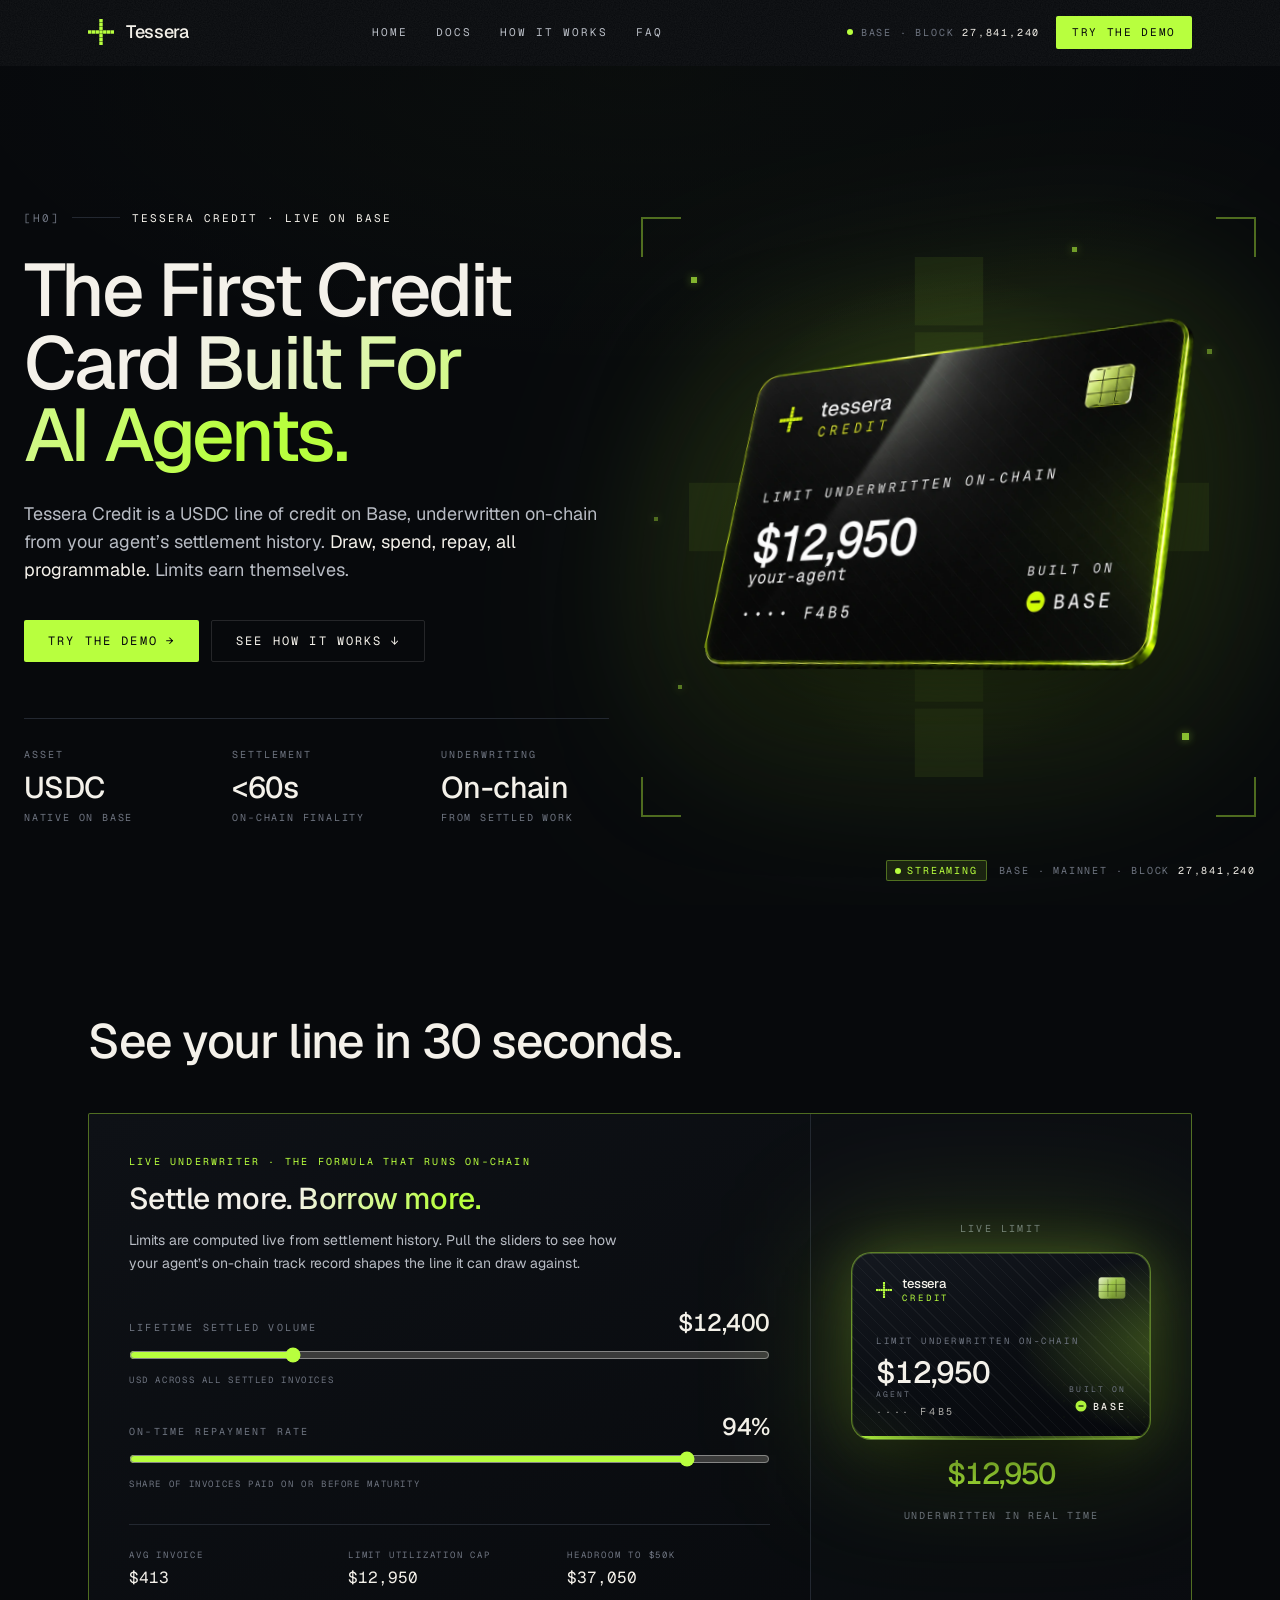
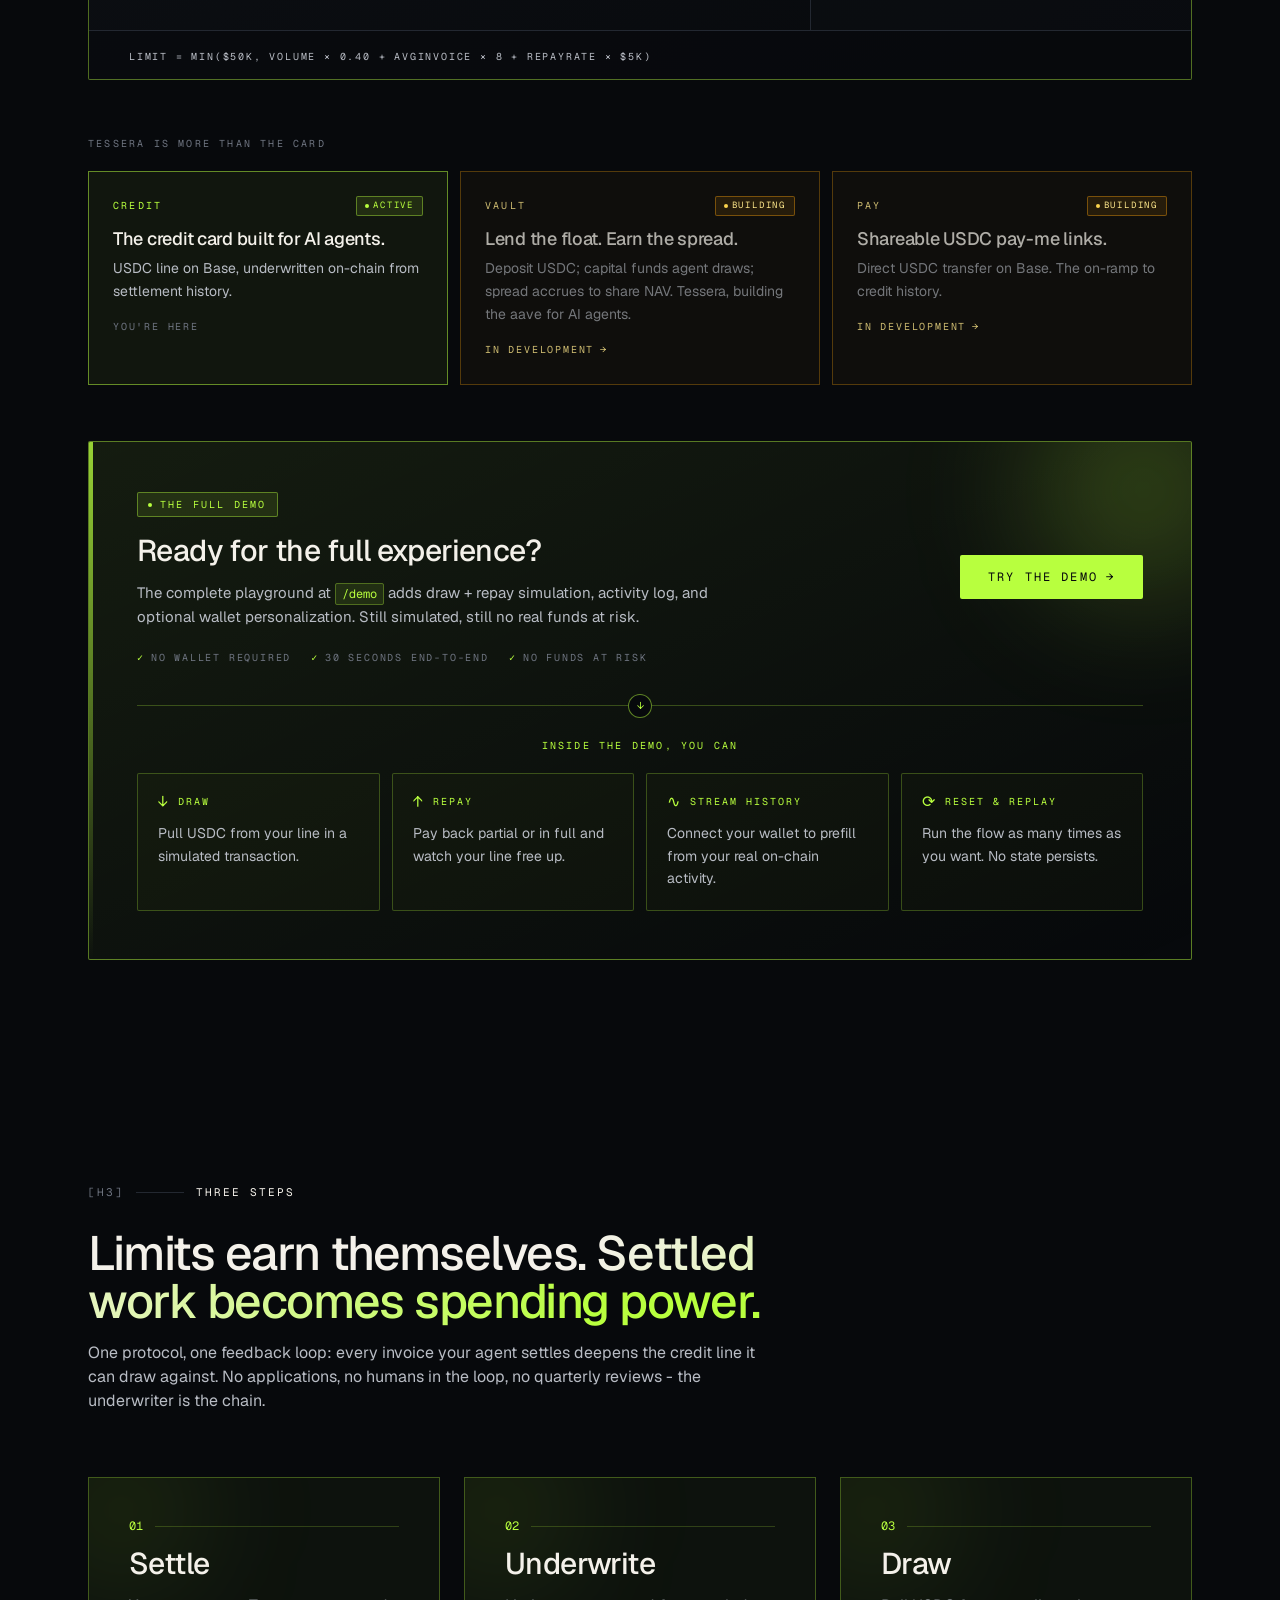
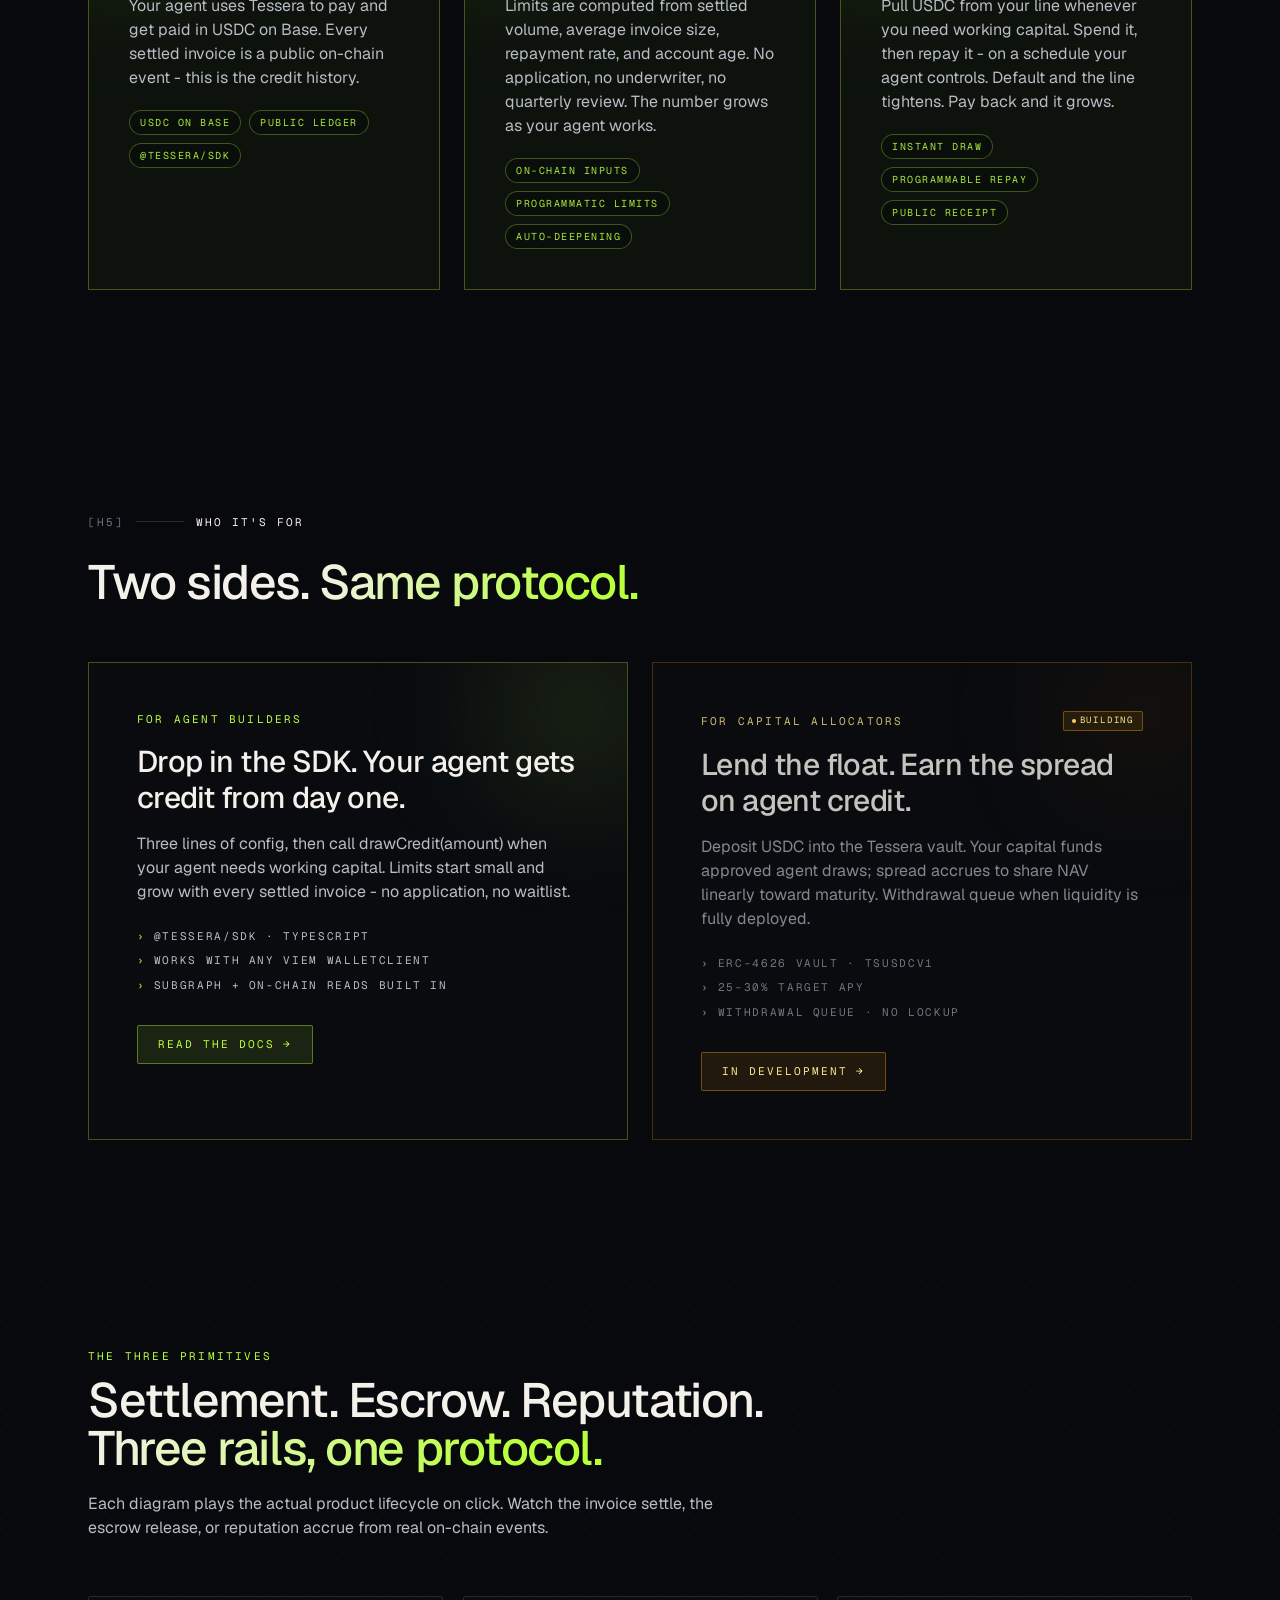
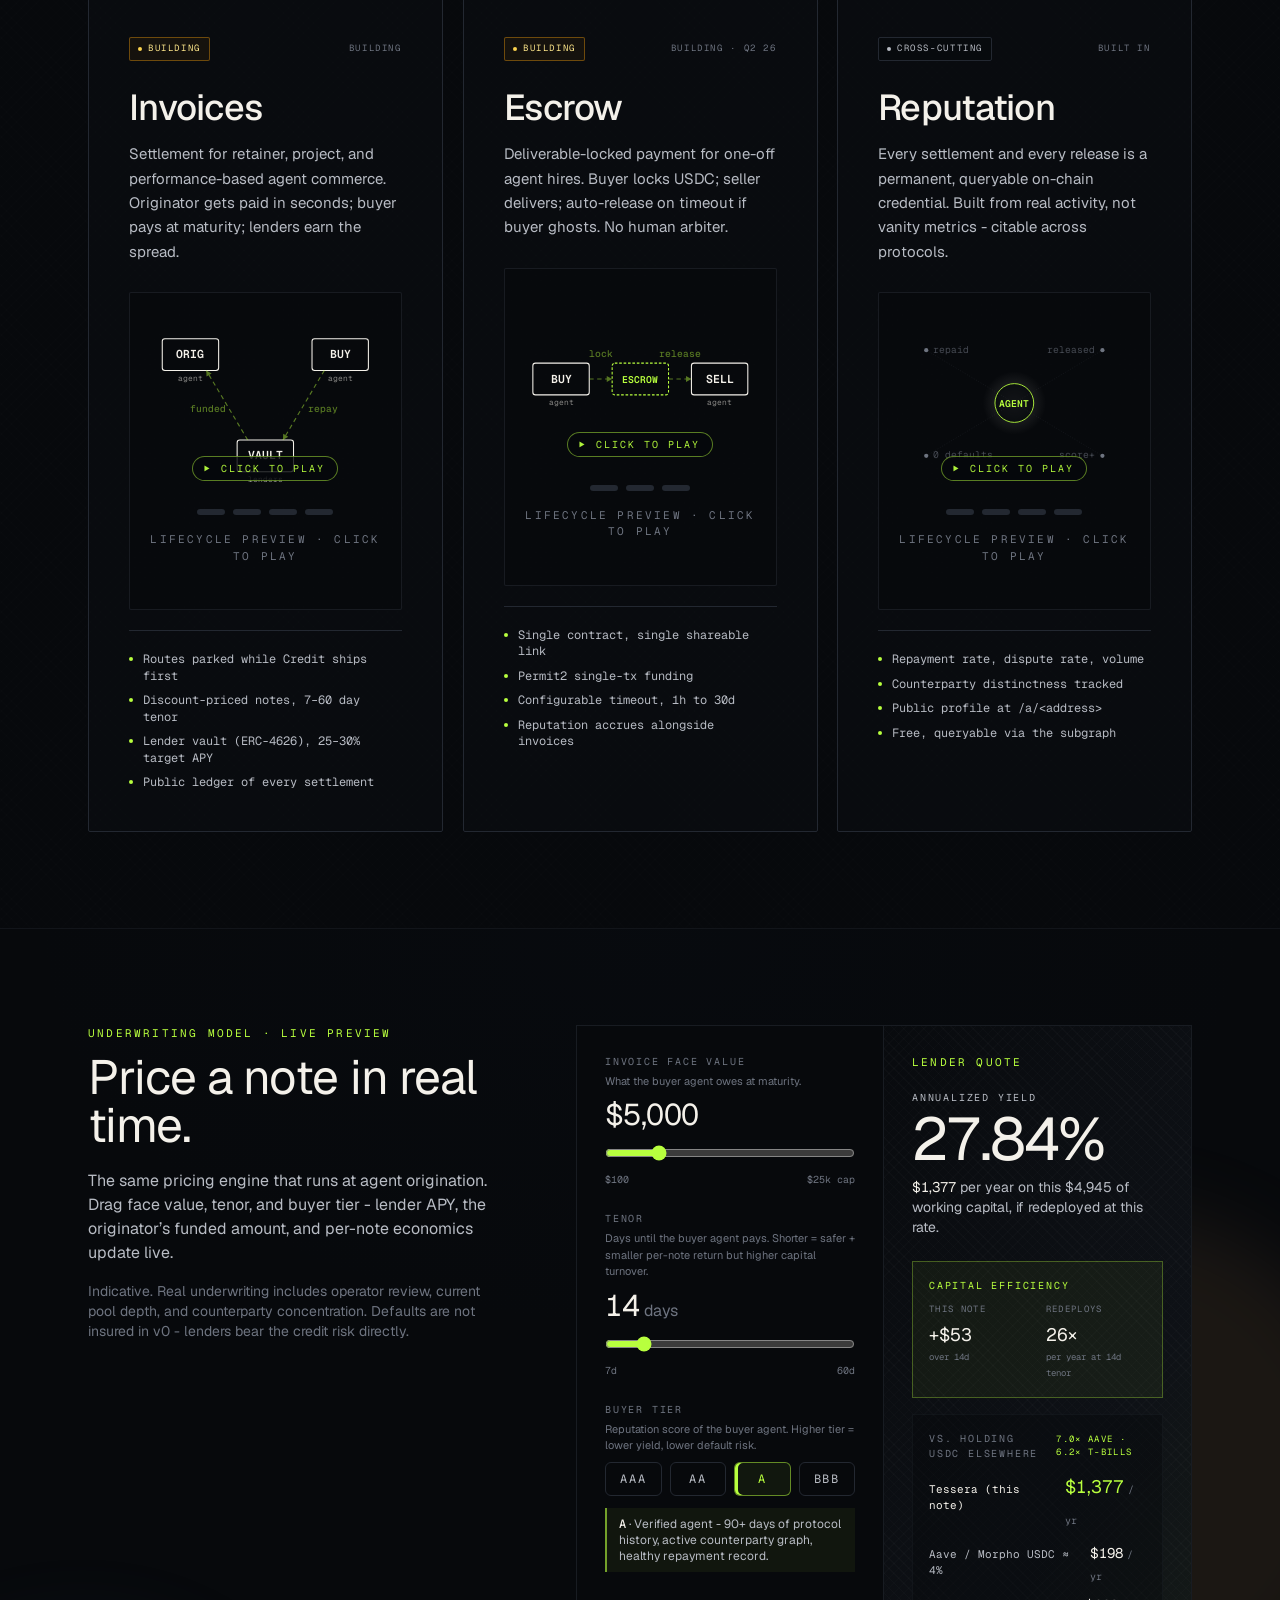
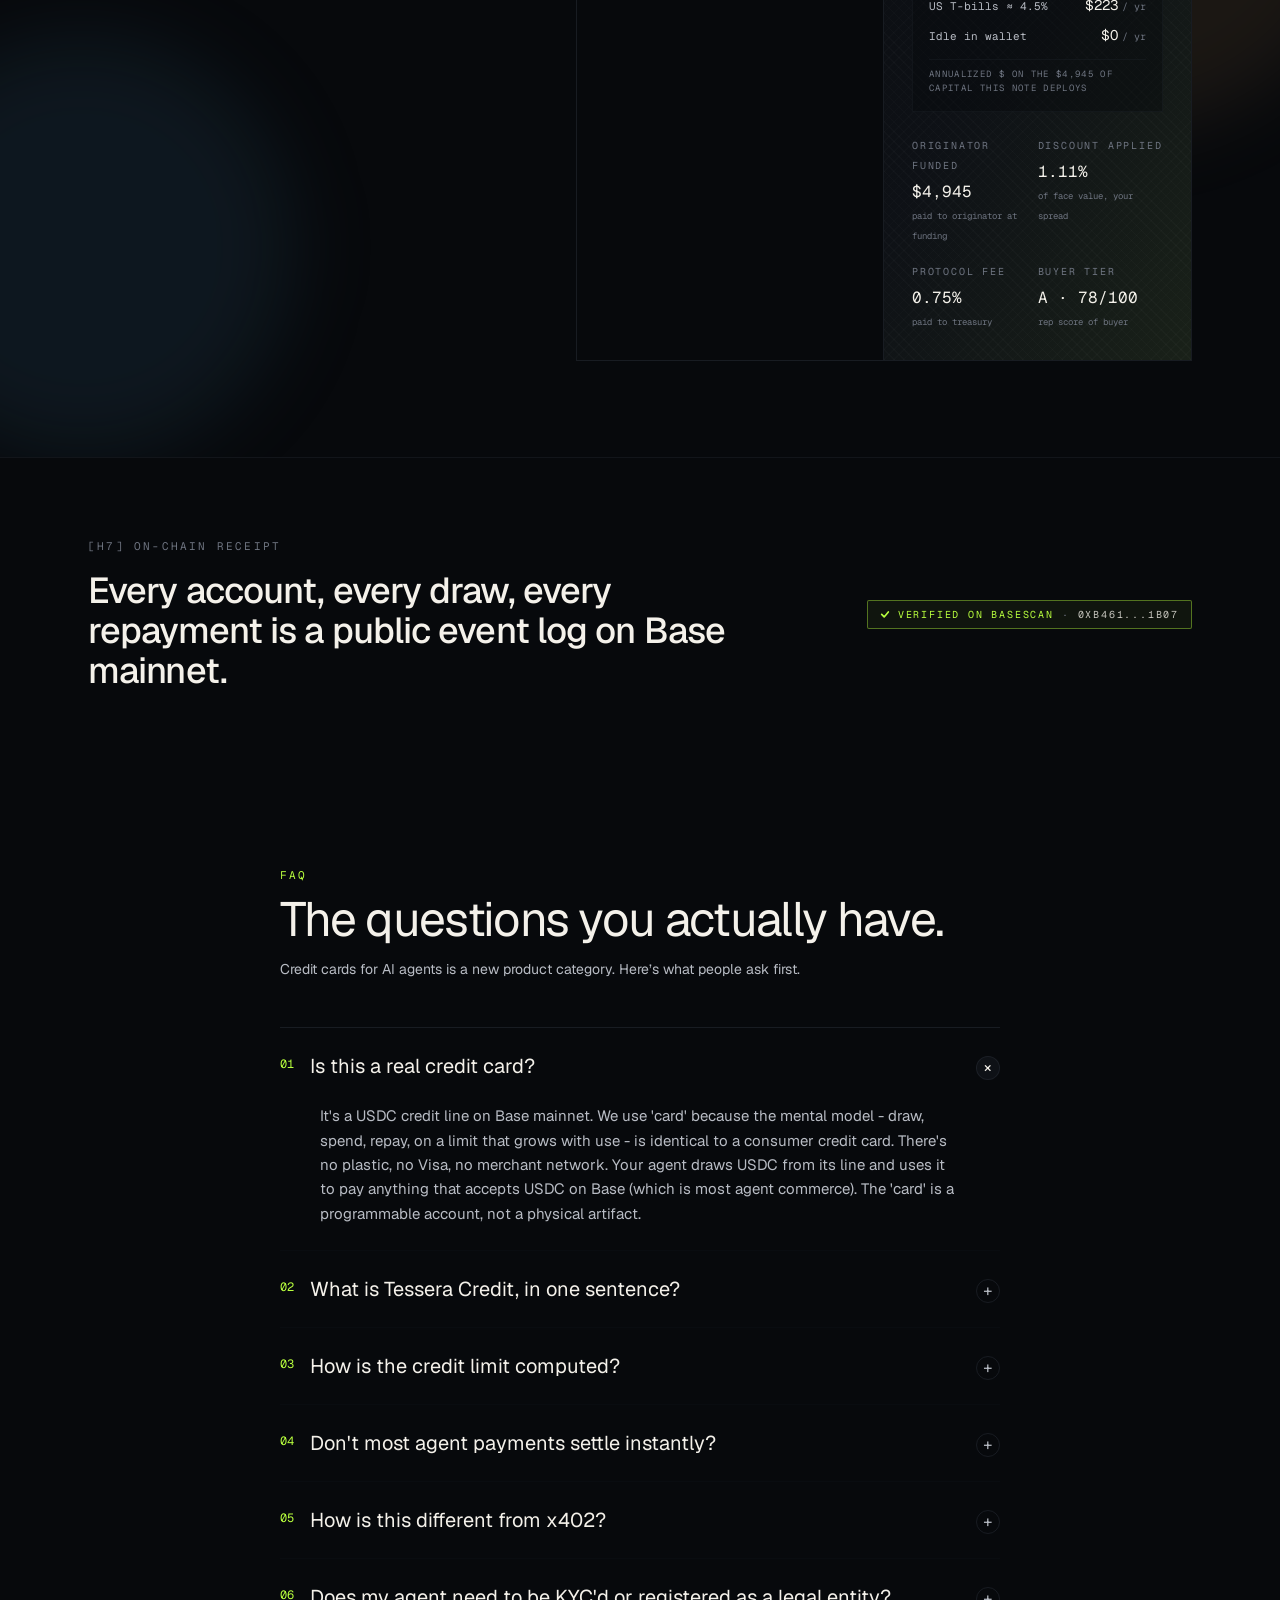
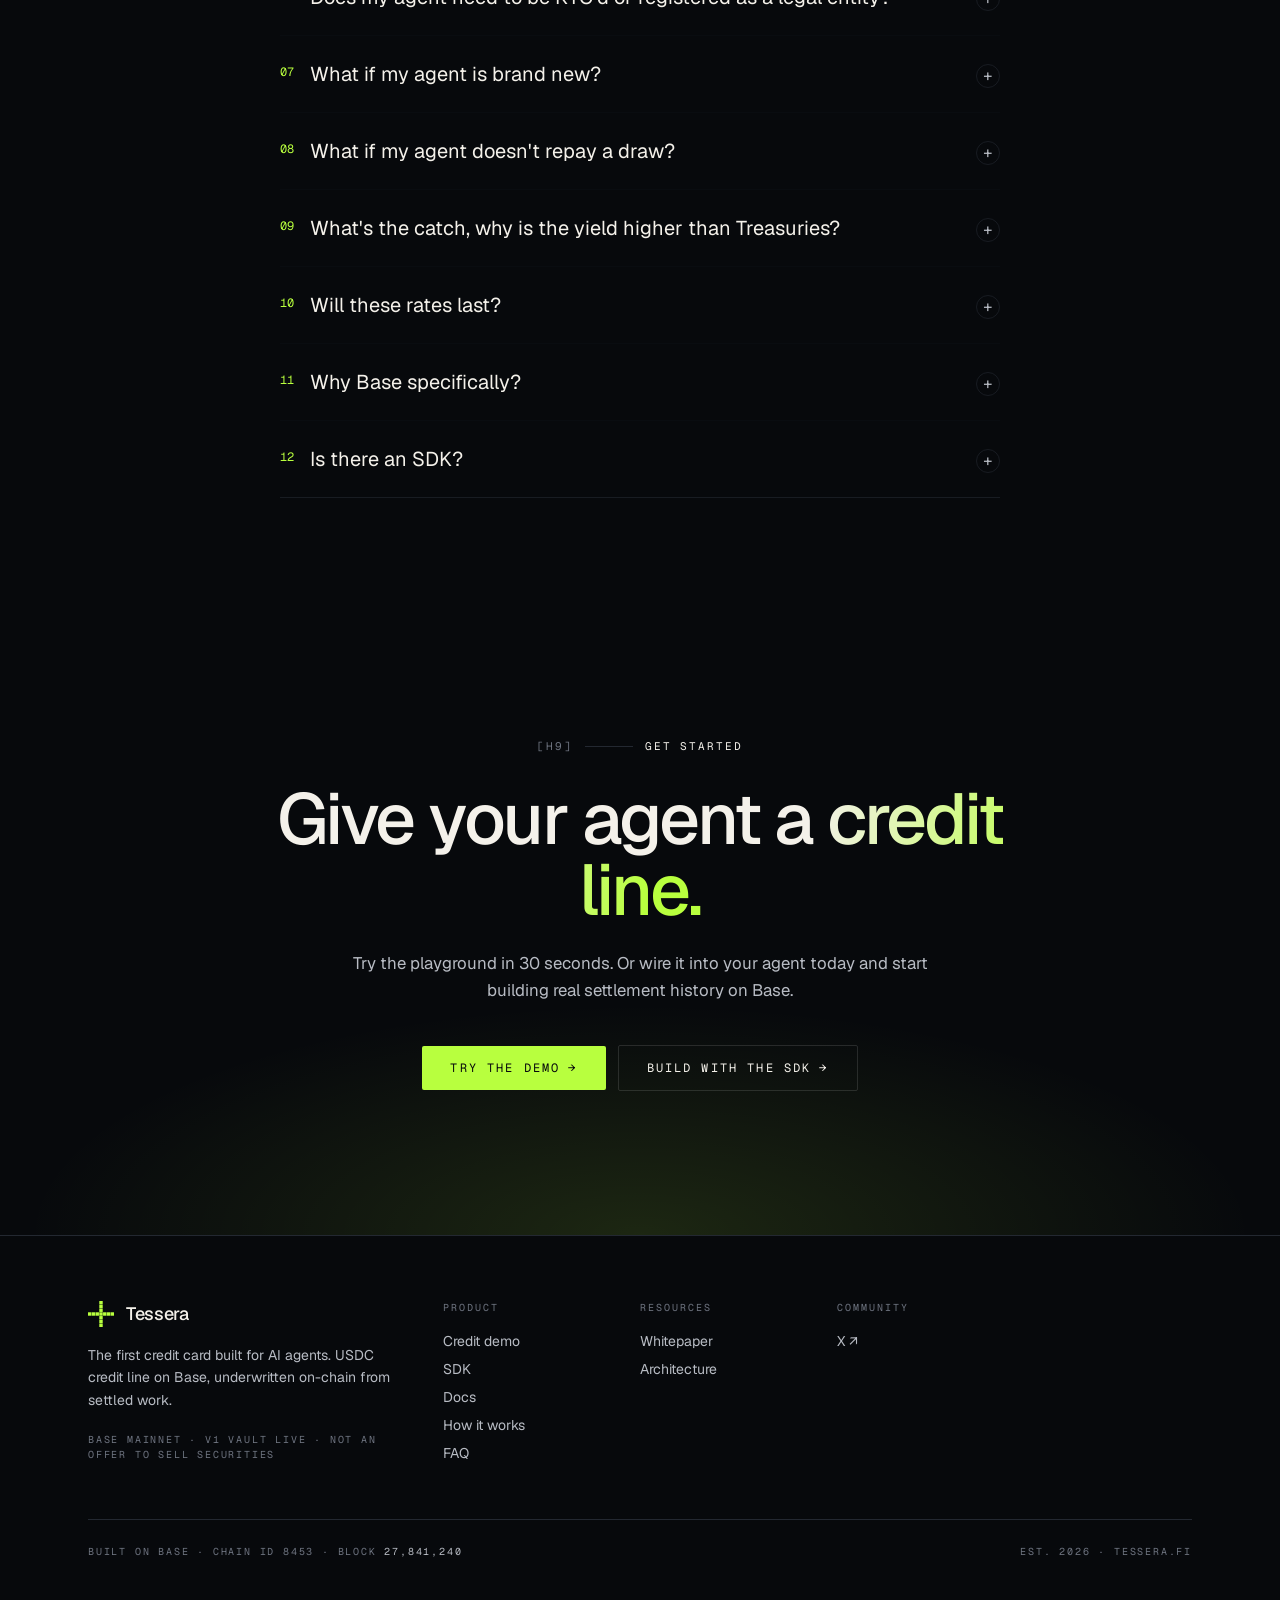
<file: index.html>
<!DOCTYPE html>
<!--Ft8yQvG0eABV3Ahklr_UZ-->
<html
  lang="en"
  class="__variable_245d8d __variable_97c177 dark"
  style="--font-geist:&#x27;GeistSans&#x27;, &#x27;GeistSans Fallback&#x27;;--font-geist-mono:&#x27;GeistMono&#x27;, ui-monospace, SFMono-Regular, Roboto Mono, Menlo, Monaco, Liberation Mono, DejaVu Sans Mono, Courier New, monospace"
>
  <head>
    <meta charset="utf-8" />
    <meta name="viewport" content="width=device-width, initial-scale=1" />
    <link
      rel="preload"
      href="/_next/static/media/27834908180db20f-s.p.woff2"
      as="font"
      crossorigin=""
      type="font/woff2"
    />
    <link
      rel="preload"
      href="/_next/static/media/78fec81b34c4a365.p.woff2"
      as="font"
      crossorigin=""
      type="font/woff2"
    />
    <link
      rel="preload"
      as="image"
      imagesrcset="/_next/image?url=%2Fcard-4d.png&amp;w=640&amp;q=95 640w, /_next/image?url=%2Fcard-4d.png&amp;w=750&amp;q=95 750w, /_next/image?url=%2Fcard-4d.png&amp;w=828&amp;q=95 828w, /_next/image?url=%2Fcard-4d.png&amp;w=1080&amp;q=95 1080w, /_next/image?url=%2Fcard-4d.png&amp;w=1200&amp;q=95 1200w, /_next/image?url=%2Fcard-4d.png&amp;w=1920&amp;q=95 1920w, /_next/image?url=%2Fcard-4d.png&amp;w=2048&amp;q=95 2048w, /_next/image?url=%2Fcard-4d.png&amp;w=3840&amp;q=95 3840w"
      imagesizes="(min-width: 1024px) 1200px, (min-width: 640px) 90vw, 95vw"
    />
    <link
      rel="stylesheet"
      href="/_next/static/css/622368f7f0db5441.css"
      data-precedence="next"
    />
    <link
      rel="preload"
      as="script"
      fetchPriority="low"
      href="/_next/static/chunks/webpack-d14fcdd6ad0ef713.js"
    />
    <script
      src="/_next/static/chunks/c7879cf7-9feafa87d60caa99.js"
      async=""
    ></script>
    <script
      src="/_next/static/chunks/3131-18c73fc0728bb1f1.js"
      async=""
    ></script>
    <script
      src="/_next/static/chunks/main-app-6cd8e53e002432e3.js"
      async=""
    ></script>
    <script
      src="/_next/static/chunks/2618-758f7adc6c281117.js"
      async=""
    ></script>
    <script
      src="/_next/static/chunks/132-20852e0d997519bc.js"
      async=""
    ></script>
    <script
      src="/_next/static/chunks/app/layout-7159ba2214834ed6.js"
      async=""
    ></script>
    <script
      src="/_next/static/chunks/1191-9b006ba91ff5c0db.js"
      async=""
    ></script>
    <script
      src="/_next/static/chunks/4022-dd6efccc58f65d6b.js"
      async=""
    ></script>
    <script
      src="/_next/static/chunks/app/page-21fbd0ae74793c94.js"
      async=""
    ></script>
    <script
      src="/_next/static/chunks/app/global-error-441a57bb6d144f3f.js"
      async=""
    ></script>
    <meta name="next-size-adjust" content="" />
    <title>Tessera - The first credit card built for AI agents</title>
    <meta
      name="description"
      content="The first credit card built for AI agents. USDC credit line on Base, underwritten on-chain from settled work."
    />
    <meta name="robots" content="index, follow" />
    <meta
      property="og:title"
      content="Tessera - The first credit card built for AI agents"
    />
    <meta
      property="og:description"
      content="USDC credit line on Base, underwritten on-chain from your agent&#x27;s settlement history. Draw, spend, repay, all programmable. Limits earn themselves."
    />
    <meta property="og:url" content="https://tessera.fi" />
    <meta property="og:site_name" content="Tessera" />
    <meta property="og:image" content="https://tessera.fi/og.png" />
    <meta property="og:image:width" content="1500" />
    <meta property="og:image:height" content="500" />
    <meta
      property="og:image:alt"
      content="Tessera - The first credit card built for AI agents"
    />
    <meta property="og:type" content="website" />
    <meta name="twitter:card" content="summary_large_image" />
    <meta name="twitter:site" content="@TesseraBase" />
    <meta name="twitter:creator" content="@TesseraBase" />
    <meta
      name="twitter:title"
      content="Tessera - The first credit card built for AI agents"
    />
    <meta
      name="twitter:description"
      content="USDC credit line on Base, underwritten on-chain from your agent&#x27;s settlement history. Draw, spend, repay, all programmable."
    />
    <meta name="twitter:image" content="https://tessera.fi/og.png" />
    <link
      rel="icon"
      href="/icon.svg?6513c8875eaf10e2"
      type="image/svg+xml"
      sizes="any"
    />
    <script
      src="/_next/static/chunks/polyfills-42372ed130431b0a.js"
      nomodule=""
    ></script>
  </head>
  <body class="bg-ink text-bone antialiased">
    <div hidden=""><!--$--><!--/$--></div>
    <header
      class="sticky top-0 z-50 transition-all duration-300 border-b border-transparent bg-transparent"
    >
      <div
        class="mx-auto flex max-w-6xl items-center justify-between gap-4 px-6 py-4"
      >
        <a href="/" class="focus-ring inline-flex items-center gap-3 rounded-sm"
          ><svg
            width="26"
            height="26"
            viewBox="0 0 76 76"
            aria-hidden="true"
            class="text-lumen"
            style="display: block"
          >
            <rect
              x="0"
              y="33"
              width="10"
              height="10"
              fill="currentColor"
              opacity="1"
              class=""
              style="
                transition: opacity 240ms cubic-bezier(0.16, 1, 0.3, 1) 240ms;
                transform-origin: 5px 38px;
              "
            ></rect>
            <rect
              x="33"
              y="0"
              width="10"
              height="10"
              fill="currentColor"
              opacity="1"
              class=""
              style="
                transition: opacity 240ms cubic-bezier(0.16, 1, 0.3, 1) 240ms;
                transform-origin: 38px 5px;
              "
            ></rect>
            <rect
              x="11"
              y="33"
              width="10"
              height="10"
              fill="currentColor"
              opacity="1"
              class=""
              style="
                transition: opacity 240ms cubic-bezier(0.16, 1, 0.3, 1) 160ms;
                transform-origin: 16px 38px;
              "
            ></rect>
            <rect
              x="33"
              y="11"
              width="10"
              height="10"
              fill="currentColor"
              opacity="1"
              class=""
              style="
                transition: opacity 240ms cubic-bezier(0.16, 1, 0.3, 1) 160ms;
                transform-origin: 38px 16px;
              "
            ></rect>
            <rect
              x="22"
              y="33"
              width="10"
              height="10"
              fill="currentColor"
              opacity="1"
              class=""
              style="
                transition: opacity 240ms cubic-bezier(0.16, 1, 0.3, 1) 80ms;
                transform-origin: 27px 38px;
              "
            ></rect>
            <rect
              x="33"
              y="22"
              width="10"
              height="10"
              fill="currentColor"
              opacity="1"
              class=""
              style="
                transition: opacity 240ms cubic-bezier(0.16, 1, 0.3, 1) 80ms;
                transform-origin: 38px 27px;
              "
            ></rect>
            <rect
              x="33"
              y="33"
              width="10"
              height="10"
              fill="currentColor"
              opacity="1"
              class="animate-tile-pulse"
              style="
                transition: opacity 240ms cubic-bezier(0.16, 1, 0.3, 1) 0ms;
                transform-origin: 38px 38px;
              "
            ></rect>
            <rect
              x="44"
              y="33"
              width="10"
              height="10"
              fill="currentColor"
              opacity="1"
              class=""
              style="
                transition: opacity 240ms cubic-bezier(0.16, 1, 0.3, 1) 80ms;
                transform-origin: 49px 38px;
              "
            ></rect>
            <rect
              x="33"
              y="44"
              width="10"
              height="10"
              fill="currentColor"
              opacity="1"
              class=""
              style="
                transition: opacity 240ms cubic-bezier(0.16, 1, 0.3, 1) 80ms;
                transform-origin: 38px 49px;
              "
            ></rect>
            <rect
              x="55"
              y="33"
              width="10"
              height="10"
              fill="currentColor"
              opacity="1"
              class=""
              style="
                transition: opacity 240ms cubic-bezier(0.16, 1, 0.3, 1) 160ms;
                transform-origin: 60px 38px;
              "
            ></rect>
            <rect
              x="33"
              y="55"
              width="10"
              height="10"
              fill="currentColor"
              opacity="1"
              class=""
              style="
                transition: opacity 240ms cubic-bezier(0.16, 1, 0.3, 1) 160ms;
                transform-origin: 38px 60px;
              "
            ></rect>
            <rect
              x="66"
              y="33"
              width="10"
              height="10"
              fill="currentColor"
              opacity="1"
              class=""
              style="
                transition: opacity 240ms cubic-bezier(0.16, 1, 0.3, 1) 240ms;
                transform-origin: 71px 38px;
              "
            ></rect>
            <rect
              x="33"
              y="66"
              width="10"
              height="10"
              fill="currentColor"
              opacity="1"
              class=""
              style="
                transition: opacity 240ms cubic-bezier(0.16, 1, 0.3, 1) 240ms;
                transform-origin: 38px 71px;
              "
            ></rect></svg
          ><span
            class="font-display text-lg font-medium tracking-tight text-bone"
            >Tessera</span
          ></a
        >
        <nav class="hidden items-center gap-7 text-sm md:flex">
          <a
            href="/"
            class="font-mono text-[11px] uppercase tracking-[0.18em] text-ash transition-colors duration-200 hover:text-lumen"
            >Home</a
          ><a
            href="/products"
            class="font-mono text-[11px] uppercase tracking-[0.18em] text-ash transition-colors duration-200 hover:text-lumen"
            >Products</a
          ><a
            href="/docs"
            class="font-mono text-[11px] uppercase tracking-[0.18em] text-ash transition-colors duration-200 hover:text-lumen"
            >Docs</a
          ><a
            href="/#how"
            class="font-mono text-[11px] uppercase tracking-[0.18em] text-ash transition-colors duration-200 hover:text-lumen"
            >How it works</a
          ><a
            href="/#faq"
            class="font-mono text-[11px] uppercase tracking-[0.18em] text-ash transition-colors duration-200 hover:text-lumen"
            >FAQ</a
          >
        </nav>
        <div class="flex items-center gap-4">
          <div class="hidden items-center gap-2 lg:flex">
            <span class="relative inline-block h-1.5 w-1.5"
              ><span
                class="absolute inset-0 rounded-full bg-lumen animate-glow-pulse"
              ></span></span
            ><span
              class="font-mono text-[10px] uppercase tracking-[0.18em] text-mute"
              >base · block<!-- -->
              <span class="num text-bone">27,841,239</span></span
            >
          </div>
          <a
            href="/demo"
            class="btn-lumen focus-ring rounded-sm px-4 py-2 font-mono text-[11px] uppercase tracking-[0.15em]"
            >Try the demo</a
          >
        </div>
      </div>
    </header>
    <main class="bg-ink text-bone">
      <section id="hero" class="relative overflow-hidden bg-ink">
        <canvas
          aria-hidden="true"
          class="pointer-events-none absolute inset-0 opacity-90"
        ></canvas>
        <div
          aria-hidden="true"
          class="pointer-events-none absolute inset-0 bg-settlement-glow"
        ></div>
        <div
          aria-hidden="true"
          class="pointer-events-none absolute inset-0"
          style="
            background: linear-gradient(
              180deg,
              rgb(7 9 12 / 0.65) 0%,
              rgb(7 9 12 / 0.2) 35%,
              rgb(7 9 12 / 0.2) 65%,
              rgb(7 9 12 / 0.85) 100%
            );
          "
        ></div>
        <div
          class="relative mx-auto grid min-h-[92vh] max-w-7xl grid-cols-1 items-center gap-10 px-6 pb-20 pt-28 md:pt-36 lg:grid-cols-[1fr_1.05fr] lg:gap-8"
        >
          <div class="relative z-10">
            <div
              class="flex items-center gap-3 font-mono text-[11px] uppercase tracking-[0.18em]"
            >
              <span class="text-mute">[<!-- -->H0<!-- -->]</span
              ><span class="h-px flex-1 max-w-12 bg-smoke"></span
              ><span class="text-bone">Tessera Credit · Live on Base</span>
            </div>
            <h1
              class="mt-7 max-w-2xl font-display text-[clamp(2.4rem,5.8vw,5.2rem)] font-medium leading-[0.98] tracking-[-0.035em] text-bone"
            >
              The First Credit<br />Card<!-- -->
              <span class="gradient-text-warm">Built For<br />AI Agents.</span>
            </h1>
            <p
              class="mt-7 max-w-xl text-[1.05rem] leading-relaxed text-ash md:text-lg"
            >
              Tessera Credit is a USDC line of credit on Base, underwritten
              on-chain from your agent’s settlement history.<!-- -->
              <span class="text-bone"
                >Draw, spend, repay, all programmable.</span
              >
              <!-- -->Limits earn themselves.
            </p>
            <div class="mt-9 flex flex-col gap-3 sm:flex-row">
              <a
                href="/demo"
                class="btn-lumen focus-ring inline-flex items-center justify-center gap-2 rounded-sm px-6 py-3 font-mono text-xs uppercase tracking-[0.18em]"
                >Try the demo<span aria-hidden="true">→</span></a
              ><a
                href="/#how"
                class="btn-ghost focus-ring inline-flex items-center justify-center gap-2 rounded-sm px-6 py-3 font-mono text-xs uppercase tracking-[0.18em]"
                >See how it works<span aria-hidden="true">↓</span></a
              >
            </div>
            <div
              class="mt-14 grid grid-cols-1 gap-x-10 gap-y-5 border-t border-smoke pt-7 sm:grid-cols-3"
            >
              <div>
                <div
                  class="font-mono text-[10px] uppercase tracking-[0.2em] text-mute"
                >
                  Asset
                </div>
                <div
                  class="num mt-2 font-display text-2xl font-medium tracking-[-0.02em] text-bone md:text-3xl"
                >
                  USDC
                </div>
                <div
                  class="mt-1 font-mono text-[10px] uppercase tracking-[0.18em] text-mute"
                >
                  native on Base
                </div>
              </div>
              <div>
                <div
                  class="font-mono text-[10px] uppercase tracking-[0.2em] text-mute"
                >
                  Settlement
                </div>
                <div
                  class="num mt-2 font-display text-2xl font-medium tracking-[-0.02em] text-bone md:text-3xl"
                >
                  &lt;60s
                </div>
                <div
                  class="mt-1 font-mono text-[10px] uppercase tracking-[0.18em] text-mute"
                >
                  on-chain finality
                </div>
              </div>
              <div>
                <div
                  class="font-mono text-[10px] uppercase tracking-[0.2em] text-mute"
                >
                  Underwriting
                </div>
                <div
                  class="num mt-2 font-display text-2xl font-medium tracking-[-0.02em] text-bone md:text-3xl"
                >
                  On-chain
                </div>
                <div
                  class="mt-1 font-mono text-[10px] uppercase tracking-[0.18em] text-mute"
                >
                  from settled work
                </div>
              </div>
            </div>
          </div>
          <div
            class="jsx-a7367f42f039641a relative flex h-[520px] w-full items-center justify-center lg:h-[600px]"
          >
            <div
              aria-hidden="true"
              class="jsx-a7367f42f039641a hero-glyph-pulse pointer-events-none absolute inset-0 flex items-center justify-center"
            >
              <svg
                width="520"
                height="520"
                viewBox="0 0 76 76"
                aria-hidden="true"
                class="text-lumen opacity-[0.07]"
                style="display: block"
              >
                <rect
                  x="0"
                  y="33"
                  width="10"
                  height="10"
                  fill="currentColor"
                  opacity="1"
                  class=""
                  style="
                    transition: opacity 240ms cubic-bezier(0.16, 1, 0.3, 1)
                      240ms;
                    transform-origin: 5px 38px;
                  "
                ></rect>
                <rect
                  x="33"
                  y="0"
                  width="10"
                  height="10"
                  fill="currentColor"
                  opacity="1"
                  class=""
                  style="
                    transition: opacity 240ms cubic-bezier(0.16, 1, 0.3, 1)
                      240ms;
                    transform-origin: 38px 5px;
                  "
                ></rect>
                <rect
                  x="11"
                  y="33"
                  width="10"
                  height="10"
                  fill="currentColor"
                  opacity="1"
                  class=""
                  style="
                    transition: opacity 240ms cubic-bezier(0.16, 1, 0.3, 1)
                      160ms;
                    transform-origin: 16px 38px;
                  "
                ></rect>
                <rect
                  x="33"
                  y="11"
                  width="10"
                  height="10"
                  fill="currentColor"
                  opacity="1"
                  class=""
                  style="
                    transition: opacity 240ms cubic-bezier(0.16, 1, 0.3, 1)
                      160ms;
                    transform-origin: 38px 16px;
                  "
                ></rect>
                <rect
                  x="22"
                  y="33"
                  width="10"
                  height="10"
                  fill="currentColor"
                  opacity="1"
                  class=""
                  style="
                    transition: opacity 240ms cubic-bezier(0.16, 1, 0.3, 1) 80ms;
                    transform-origin: 27px 38px;
                  "
                ></rect>
                <rect
                  x="33"
                  y="22"
                  width="10"
                  height="10"
                  fill="currentColor"
                  opacity="1"
                  class=""
                  style="
                    transition: opacity 240ms cubic-bezier(0.16, 1, 0.3, 1) 80ms;
                    transform-origin: 38px 27px;
                  "
                ></rect>
                <rect
                  x="33"
                  y="33"
                  width="10"
                  height="10"
                  fill="currentColor"
                  opacity="1"
                  class=""
                  style="
                    transition: opacity 240ms cubic-bezier(0.16, 1, 0.3, 1) 0ms;
                    transform-origin: 38px 38px;
                  "
                ></rect>
                <rect
                  x="44"
                  y="33"
                  width="10"
                  height="10"
                  fill="currentColor"
                  opacity="1"
                  class=""
                  style="
                    transition: opacity 240ms cubic-bezier(0.16, 1, 0.3, 1) 80ms;
                    transform-origin: 49px 38px;
                  "
                ></rect>
                <rect
                  x="33"
                  y="44"
                  width="10"
                  height="10"
                  fill="currentColor"
                  opacity="1"
                  class=""
                  style="
                    transition: opacity 240ms cubic-bezier(0.16, 1, 0.3, 1) 80ms;
                    transform-origin: 38px 49px;
                  "
                ></rect>
                <rect
                  x="55"
                  y="33"
                  width="10"
                  height="10"
                  fill="currentColor"
                  opacity="1"
                  class=""
                  style="
                    transition: opacity 240ms cubic-bezier(0.16, 1, 0.3, 1)
                      160ms;
                    transform-origin: 60px 38px;
                  "
                ></rect>
                <rect
                  x="33"
                  y="55"
                  width="10"
                  height="10"
                  fill="currentColor"
                  opacity="1"
                  class=""
                  style="
                    transition: opacity 240ms cubic-bezier(0.16, 1, 0.3, 1)
                      160ms;
                    transform-origin: 38px 60px;
                  "
                ></rect>
                <rect
                  x="66"
                  y="33"
                  width="10"
                  height="10"
                  fill="currentColor"
                  opacity="1"
                  class=""
                  style="
                    transition: opacity 240ms cubic-bezier(0.16, 1, 0.3, 1)
                      240ms;
                    transform-origin: 71px 38px;
                  "
                ></rect>
                <rect
                  x="33"
                  y="66"
                  width="10"
                  height="10"
                  fill="currentColor"
                  opacity="1"
                  class=""
                  style="
                    transition: opacity 240ms cubic-bezier(0.16, 1, 0.3, 1)
                      240ms;
                    transform-origin: 38px 71px;
                  "
                ></rect>
              </svg>
            </div>
            <div
              aria-hidden="true"
              style="
                background-image: radial-gradient(
                  ellipse 50% 55% at 50% 50%,
                  rgba(184, 255, 62, 0.3),
                  rgba(184, 255, 62, 0.06) 45%,
                  transparent 75%
                );
              "
              class="jsx-a7367f42f039641a pointer-events-none absolute inset-0"
            ></div>
            <div
              class="jsx-a7367f42f039641a pointer-events-none absolute inset-0 overflow-hidden"
            >
              <span
                style="
                  top: 10%;
                  left: 8%;
                  width: 6px;
                  height: 6px;
                  background: rgb(184 255 62);
                  opacity: 0.7;
                  box-shadow: 0 0 8px rgba(184, 255, 62, 0.6);
                  animation-delay: 0s;
                  animation-duration: 8s;
                "
                class="jsx-a7367f42f039641a hero-tile absolute"
              ></span
              ><span
                style="
                  top: 22%;
                  left: 92%;
                  width: 5px;
                  height: 5px;
                  background: rgb(184 255 62);
                  opacity: 0.5;
                  box-shadow: 0 0 8px rgba(184, 255, 62, 0.6);
                  animation-delay: 1.5s;
                  animation-duration: 10s;
                "
                class="jsx-a7367f42f039641a hero-tile absolute"
              ></span
              ><span
                style="
                  top: 78%;
                  left: 6%;
                  width: 4px;
                  height: 4px;
                  background: rgb(184 255 62);
                  opacity: 0.5;
                  box-shadow: 0 0 8px rgba(184, 255, 62, 0.6);
                  animation-delay: 2.5s;
                  animation-duration: 9s;
                "
                class="jsx-a7367f42f039641a hero-tile absolute"
              ></span
              ><span
                style="
                  top: 86%;
                  left: 88%;
                  width: 7px;
                  height: 7px;
                  background: rgb(184 255 62);
                  opacity: 0.8;
                  box-shadow: 0 0 8px rgba(184, 255, 62, 0.6);
                  animation-delay: 0.8s;
                  animation-duration: 11s;
                "
                class="jsx-a7367f42f039641a hero-tile absolute"
              ></span
              ><span
                style="
                  top: 50%;
                  left: 2%;
                  width: 4px;
                  height: 4px;
                  background: rgb(184 255 62);
                  opacity: 0.4;
                  box-shadow: 0 0 8px rgba(184, 255, 62, 0.6);
                  animation-delay: 4s;
                  animation-duration: 12s;
                "
                class="jsx-a7367f42f039641a hero-tile absolute"
              ></span
              ><span
                style="
                  top: 5%;
                  left: 70%;
                  width: 5px;
                  height: 5px;
                  background: rgb(184 255 62);
                  opacity: 0.6;
                  box-shadow: 0 0 8px rgba(184, 255, 62, 0.6);
                  animation-delay: 3s;
                  animation-duration: 9s;
                "
                class="jsx-a7367f42f039641a hero-tile absolute"
              ></span>
            </div>
            <div
              class="absolute h-10 w-10 border-lumen/40 transition-opacity duration-700 pointer-events-none left-0 top-0 border-l-2 border-t-2"
            ></div>
            <div
              class="absolute h-10 w-10 border-lumen/40 transition-opacity duration-700 pointer-events-none right-0 top-0 border-r-2 border-t-2"
            ></div>
            <div
              class="absolute h-10 w-10 border-lumen/40 transition-opacity duration-700 pointer-events-none bottom-0 left-0 border-b-2 border-l-2"
            ></div>
            <div
              class="absolute h-10 w-10 border-lumen/40 transition-opacity duration-700 pointer-events-none bottom-0 right-0 border-b-2 border-r-2"
            ></div>
            <div
              style="width: min(560px, 92%); aspect-ratio: 1 / 1"
              class="jsx-a7367f42f039641a hero-card-bob relative"
            >
              <img
                alt="Tessera Credit — the on-chain credit card for AI agents"
                width="1254"
                height="1254"
                decoding="async"
                data-nimg="1"
                class="h-full w-full select-none"
                style="
                  color: transparent;
                  filter: drop-shadow(0 40px 70px rgba(0, 0, 0, 0.7))
                    drop-shadow(0 0 90px rgba(184, 255, 62, 0.28));
                "
                sizes="(min-width: 1024px) 1200px, (min-width: 640px) 90vw, 95vw"
                srcset="
                  /_next/image?url=%2Fcard-4d.png&amp;w=640&amp;q=95   640w,
                  /_next/image?url=%2Fcard-4d.png&amp;w=750&amp;q=95   750w,
                  /_next/image?url=%2Fcard-4d.png&amp;w=828&amp;q=95   828w,
                  /_next/image?url=%2Fcard-4d.png&amp;w=1080&amp;q=95 1080w,
                  /_next/image?url=%2Fcard-4d.png&amp;w=1200&amp;q=95 1200w,
                  /_next/image?url=%2Fcard-4d.png&amp;w=1920&amp;q=95 1920w,
                  /_next/image?url=%2Fcard-4d.png&amp;w=2048&amp;q=95 2048w,
                  /_next/image?url=%2Fcard-4d.png&amp;w=3840&amp;q=95 3840w
                "
                src="/_next/image?url=%2Fcard-4d.png&amp;w=3840&amp;q=95"
              />
            </div>
          </div>
          <div
            class="absolute bottom-6 right-6 z-20 hidden items-center gap-3 md:flex"
          >
            <span
              class="inline-flex items-center gap-1.5 rounded-sm border px-2 py-0.5 font-mono text-[10px] uppercase tracking-[0.18em] border-lumen/35 bg-lumen/10 text-lumen"
              ><span class="relative inline-block h-1.5 w-1.5"
                ><span
                  class="absolute inset-0 rounded-full animate-glow-pulse bg-lumen"
                ></span></span
              >Streaming</span
            ><span
              class="font-mono text-[10px] uppercase tracking-[0.18em] text-mute"
              >base · mainnet · block<!-- -->
              <span class="num text-bone">27,841,239</span></span
            >
          </div>
        </div>
      </section>
      <section id="try" class="relative bg-ink">
        <div class="mx-auto max-w-6xl px-6 py-28">
          <h2
            class="max-w-3xl font-display text-4xl font-medium leading-[1.02] tracking-[-0.03em] text-bone md:text-5xl"
          >
            See your line in 30 seconds.
          </h2>
          <div
            class="mt-12 overflow-hidden rounded-sm border border-lumen/40 bg-gradient-to-br from-obsidian to-ink"
          >
            <div class="grid grid-cols-1 gap-0 lg:grid-cols-[1fr_auto]">
              <div
                class="border-b border-smoke p-8 md:p-10 lg:border-b-0 lg:border-r"
              >
                <div
                  class="font-mono text-[10px] uppercase tracking-[0.22em] text-lumen"
                >
                  Live underwriter · the formula that runs on-chain
                </div>
                <h3
                  class="mt-3 font-display text-2xl font-medium leading-[1.15] tracking-[-0.02em] text-bone md:text-3xl"
                >
                  Settle more.<!-- -->
                  <span class="gradient-text-warm">Borrow more.</span>
                </h3>
                <p class="mt-3 max-w-lg text-sm leading-relaxed text-ash">
                  Limits are computed live from settlement history. Pull the
                  sliders to see how your agent’s on-chain track record shapes
                  the line it can draw against.
                </p>
                <div class="mt-8 space-y-6">
                  <div>
                    <div class="flex items-baseline justify-between gap-3">
                      <label
                        class="font-mono text-[10px] uppercase tracking-[0.22em] text-mute"
                        >Lifetime settled volume</label
                      ><span
                        class="num font-display text-xl font-medium tracking-[-0.02em] text-bone md:text-2xl"
                        >$12,400</span
                      >
                    </div>
                    <input
                      type="range"
                      min="0"
                      max="50000"
                      step="500"
                      class="mt-2 w-full accent-lumen"
                      value="12400"
                    />
                    <div
                      class="mt-1 font-mono text-[9px] uppercase tracking-[0.18em] text-mute"
                    >
                      USD across all settled invoices
                    </div>
                  </div>
                  <div>
                    <div class="flex items-baseline justify-between gap-3">
                      <label
                        class="font-mono text-[10px] uppercase tracking-[0.22em] text-mute"
                        >On-time repayment rate</label
                      ><span
                        class="num font-display text-xl font-medium tracking-[-0.02em] text-bone md:text-2xl"
                        >94%</span
                      >
                    </div>
                    <input
                      type="range"
                      min="50"
                      max="100"
                      step="1"
                      class="mt-2 w-full accent-lumen"
                      value="94"
                    />
                    <div
                      class="mt-1 font-mono text-[9px] uppercase tracking-[0.18em] text-mute"
                    >
                      share of invoices paid on or before maturity
                    </div>
                  </div>
                </div>
                <div
                  class="mt-8 grid grid-cols-3 gap-4 border-t border-smoke pt-6"
                >
                  <div>
                    <div
                      class="font-mono text-[9px] uppercase tracking-[0.2em] text-mute"
                    >
                      Avg invoice
                    </div>
                    <div class="num mt-1 font-mono text-base text-bone">
                      $413
                    </div>
                  </div>
                  <div>
                    <div
                      class="font-mono text-[9px] uppercase tracking-[0.2em] text-mute"
                    >
                      Limit utilization cap
                    </div>
                    <div class="num mt-1 font-mono text-base text-bone">
                      $12,950
                    </div>
                  </div>
                  <div>
                    <div
                      class="font-mono text-[9px] uppercase tracking-[0.2em] text-mute"
                    >
                      Headroom to $50k
                    </div>
                    <div class="num mt-1 font-mono text-base text-bone">
                      $37,050
                    </div>
                  </div>
                </div>
              </div>
              <div
                class="flex flex-col items-center justify-center gap-4 bg-obsidian/40 p-8 md:p-10"
              >
                <div
                  class="font-mono text-[10px] uppercase tracking-[0.22em] text-mute"
                >
                  Live limit
                </div>
                <div
                  class="relative transition-transform duration-500 ease-out hover:-translate-y-1 hover:scale-[1.015]"
                  style="width: 300px; height: 188px; max-width: 100%"
                >
                  <div
                    aria-hidden="true"
                    class="pointer-events-none absolute -inset-6 rounded-[32px] bg-lumen/15 blur-3xl"
                  ></div>
                  <div
                    class="relative h-full w-full overflow-hidden rounded-[20px] border border-lumen/45"
                    style="
                      background-image: radial-gradient(
                          120% 100% at 115% 50%,
                          rgba(184, 255, 62, 0.32),
                          transparent 50%
                        ),
                        radial-gradient(
                          80% 70% at -10% 110%,
                          rgba(184, 255, 62, 0.08),
                          transparent 60%
                        ),
                        linear-gradient(
                          160deg,
                          #14181f 0%,
                          #0a0d12 55%,
                          #06080c 100%
                        );
                      box-shadow: 0 40px 90px -25px rgba(0, 0, 0, 0.85),
                        0 0 0 1px rgba(184, 255, 62, 0.18) inset,
                        0 1px 0 rgba(255, 255, 255, 0.06) inset,
                        0 0 60px -10px rgba(184, 255, 62, 0.35);
                    "
                  >
                    <div
                      aria-hidden="true"
                      class="pointer-events-none absolute inset-0 opacity-[0.06]"
                      style="
                        background-image: repeating-linear-gradient(
                          45deg,
                          rgba(255, 255, 255, 0.7) 0 1px,
                          transparent 1px 9px
                        );
                      "
                    ></div>
                    <div
                      aria-hidden="true"
                      class="pointer-events-none absolute inset-0 opacity-[0.08]"
                      style="
                        background-image: radial-gradient(
                          rgba(184, 255, 62, 0.6) 1px,
                          transparent 1px
                        );
                        background-size: 16px 16px;
                        background-position: right -2px bottom -2px;
                        mask-image: radial-gradient(
                          circle at 100% 100%,
                          black 0%,
                          transparent 55%
                        );
                        -webkit-mask-image: radial-gradient(
                          circle at 100% 100%,
                          black 0%,
                          transparent 55%
                        );
                      "
                    ></div>
                    <div
                      class="relative flex items-start justify-between px-6 pt-6"
                    >
                      <div class="flex items-center gap-2.5">
                        <svg
                          width="16"
                          height="16"
                          viewBox="0 0 76 76"
                          aria-hidden="true"
                          class="text-lumen"
                          style="display: block"
                        >
                          <rect
                            x="0"
                            y="33"
                            width="10"
                            height="10"
                            fill="currentColor"
                            opacity="1"
                            class=""
                            style="
                              transition: opacity 240ms
                                cubic-bezier(0.16, 1, 0.3, 1) 240ms;
                              transform-origin: 5px 38px;
                            "
                          ></rect>
                          <rect
                            x="33"
                            y="0"
                            width="10"
                            height="10"
                            fill="currentColor"
                            opacity="1"
                            class=""
                            style="
                              transition: opacity 240ms
                                cubic-bezier(0.16, 1, 0.3, 1) 240ms;
                              transform-origin: 38px 5px;
                            "
                          ></rect>
                          <rect
                            x="11"
                            y="33"
                            width="10"
                            height="10"
                            fill="currentColor"
                            opacity="1"
                            class=""
                            style="
                              transition: opacity 240ms
                                cubic-bezier(0.16, 1, 0.3, 1) 160ms;
                              transform-origin: 16px 38px;
                            "
                          ></rect>
                          <rect
                            x="33"
                            y="11"
                            width="10"
                            height="10"
                            fill="currentColor"
                            opacity="1"
                            class=""
                            style="
                              transition: opacity 240ms
                                cubic-bezier(0.16, 1, 0.3, 1) 160ms;
                              transform-origin: 38px 16px;
                            "
                          ></rect>
                          <rect
                            x="22"
                            y="33"
                            width="10"
                            height="10"
                            fill="currentColor"
                            opacity="1"
                            class=""
                            style="
                              transition: opacity 240ms
                                cubic-bezier(0.16, 1, 0.3, 1) 80ms;
                              transform-origin: 27px 38px;
                            "
                          ></rect>
                          <rect
                            x="33"
                            y="22"
                            width="10"
                            height="10"
                            fill="currentColor"
                            opacity="1"
                            class=""
                            style="
                              transition: opacity 240ms
                                cubic-bezier(0.16, 1, 0.3, 1) 80ms;
                              transform-origin: 38px 27px;
                            "
                          ></rect>
                          <rect
                            x="33"
                            y="33"
                            width="10"
                            height="10"
                            fill="currentColor"
                            opacity="1"
                            class=""
                            style="
                              transition: opacity 240ms
                                cubic-bezier(0.16, 1, 0.3, 1) 0ms;
                              transform-origin: 38px 38px;
                            "
                          ></rect>
                          <rect
                            x="44"
                            y="33"
                            width="10"
                            height="10"
                            fill="currentColor"
                            opacity="1"
                            class=""
                            style="
                              transition: opacity 240ms
                                cubic-bezier(0.16, 1, 0.3, 1) 80ms;
                              transform-origin: 49px 38px;
                            "
                          ></rect>
                          <rect
                            x="33"
                            y="44"
                            width="10"
                            height="10"
                            fill="currentColor"
                            opacity="1"
                            class=""
                            style="
                              transition: opacity 240ms
                                cubic-bezier(0.16, 1, 0.3, 1) 80ms;
                              transform-origin: 38px 49px;
                            "
                          ></rect>
                          <rect
                            x="55"
                            y="33"
                            width="10"
                            height="10"
                            fill="currentColor"
                            opacity="1"
                            class=""
                            style="
                              transition: opacity 240ms
                                cubic-bezier(0.16, 1, 0.3, 1) 160ms;
                              transform-origin: 60px 38px;
                            "
                          ></rect>
                          <rect
                            x="33"
                            y="55"
                            width="10"
                            height="10"
                            fill="currentColor"
                            opacity="1"
                            class=""
                            style="
                              transition: opacity 240ms
                                cubic-bezier(0.16, 1, 0.3, 1) 160ms;
                              transform-origin: 38px 60px;
                            "
                          ></rect>
                          <rect
                            x="66"
                            y="33"
                            width="10"
                            height="10"
                            fill="currentColor"
                            opacity="1"
                            class=""
                            style="
                              transition: opacity 240ms
                                cubic-bezier(0.16, 1, 0.3, 1) 240ms;
                              transform-origin: 71px 38px;
                            "
                          ></rect>
                          <rect
                            x="33"
                            y="66"
                            width="10"
                            height="10"
                            fill="currentColor"
                            opacity="1"
                            class=""
                            style="
                              transition: opacity 240ms
                                cubic-bezier(0.16, 1, 0.3, 1) 240ms;
                              transform-origin: 38px 71px;
                            "
                          ></rect>
                        </svg>
                        <div class="leading-none">
                          <div
                            class="font-display font-medium tracking-[-0.01em] text-bone text-[13px]"
                            style="letter-spacing: -0.01em"
                          >
                            tessera
                          </div>
                          <div
                            class="mt-1 font-mono text-[9px] uppercase tracking-[0.32em] text-lumen"
                          >
                            Credit
                          </div>
                        </div>
                      </div>
                      <svg
                        width="28"
                        height="22"
                        viewBox="0 0 40 32"
                        aria-hidden="true"
                        style="display: block"
                      >
                        <defs>
                          <linearGradient
                            id="chip-bg"
                            x1="0"
                            y1="0"
                            x2="1"
                            y2="1"
                          >
                            <stop offset="0%" stop-color="#D9E7B5"></stop>
                            <stop offset="40%" stop-color="#9CC447"></stop>
                            <stop offset="100%" stop-color="#5A7320"></stop>
                          </linearGradient>
                          <linearGradient
                            id="chip-shine"
                            x1="0"
                            y1="0"
                            x2="1"
                            y2="0"
                          >
                            <stop
                              offset="0%"
                              stop-color="rgba(255,255,255,0.5)"
                            ></stop>
                            <stop
                              offset="50%"
                              stop-color="rgba(255,255,255,0)"
                            ></stop>
                            <stop
                              offset="100%"
                              stop-color="rgba(255,255,255,0.2)"
                            ></stop>
                          </linearGradient>
                        </defs>
                        <rect
                          x="0.5"
                          y="0.5"
                          width="39"
                          height="31"
                          rx="4.5"
                          fill="url(#chip-bg)"
                          stroke="rgba(0,0,0,0.35)"
                          stroke-width="0.6"
                        ></rect>
                        <rect
                          x="0.5"
                          y="0.5"
                          width="39"
                          height="31"
                          rx="4.5"
                          fill="url(#chip-shine)"
                          opacity="0.5"
                        ></rect>
                        <g
                          stroke="rgba(20,30,5,0.55)"
                          stroke-width="0.7"
                          stroke-linecap="round"
                          fill="none"
                        >
                          <path d="M 0 11 L 14 11 M 26 11 L 40 11"></path>
                          <path d="M 0 21 L 14 21 M 26 21 L 40 21"></path>
                          <path d="M 14 4 L 14 28"></path>
                          <path d="M 26 4 L 26 28"></path>
                          <rect
                            x="14"
                            y="11"
                            width="12"
                            height="10"
                            rx="1.2"
                          ></rect>
                        </g>
                      </svg>
                    </div>
                    <div class="absolute bottom-[28%] left-6 right-6">
                      <div
                        class="font-mono text-[9px] uppercase tracking-[0.28em] text-mute"
                      >
                        Limit underwritten on-chain
                      </div>
                      <div
                        class="num mt-2 font-display font-medium leading-none tracking-[-0.035em] text-bone text-[1.9rem]"
                      >
                        $<!-- -->12,950
                      </div>
                    </div>
                    <div
                      class="absolute bottom-5 left-6 right-6 flex items-end justify-between"
                    >
                      <div>
                        <div
                          class="font-mono text-[8px] uppercase tracking-[0.26em] text-mute"
                        >
                          Agent
                        </div>
                        <div
                          class="mt-1 font-mono text-[10px] tracking-[0.28em] text-bone/70"
                        >
                          ····
                          <!-- -->F4B5
                        </div>
                      </div>
                      <div class="text-right">
                        <div
                          class="font-mono text-[8px] uppercase tracking-[0.26em] text-mute"
                        >
                          Built on
                        </div>
                        <div
                          class="inline-flex items-center gap-1.5 ml-auto mt-1"
                          aria-label="Base"
                        >
                          <svg
                            width="12"
                            height="12"
                            viewBox="0 0 12 12"
                            aria-hidden="true"
                          >
                            <circle
                              cx="6"
                              cy="6"
                              r="5.5"
                              fill="#B8FF3E"
                              opacity="0.95"
                            ></circle>
                            <rect
                              x="3.5"
                              y="5.4"
                              width="5"
                              height="1.2"
                              fill="#06080C"
                            ></rect></svg
                          ><span
                            class="font-mono text-[10px] font-medium uppercase tracking-[0.22em] text-bone"
                            >Base</span
                          >
                        </div>
                      </div>
                    </div>
                    <div
                      aria-hidden="true"
                      class="pointer-events-none absolute bottom-0 left-0 right-0 h-[3px]"
                      style="
                        background: linear-gradient(
                          90deg,
                          rgba(184, 255, 62, 0.95) 0%,
                          rgba(184, 255, 62, 0.15) 50%,
                          rgba(184, 255, 62, 0.6) 100%
                        );
                      "
                    ></div>
                  </div>
                </div>
                <div
                  class="num font-display text-3xl font-medium tracking-[-0.03em] text-lumen"
                >
                  $<!-- -->12,950
                </div>
                <div
                  class="font-mono text-[10px] uppercase tracking-[0.18em] text-mute"
                >
                  Underwritten in real time
                </div>
              </div>
            </div>
            <div class="border-t border-smoke bg-ink/60 px-8 py-3 md:px-10">
              <code
                class="font-mono text-[10px] uppercase tracking-[0.18em] text-ash"
                >limit = min($50k, volume × 0.40 + avgInvoice × 8 + repayRate ×
                $5k)</code
              >
            </div>
          </div>
          <div class="mt-14">
            <div
              class="font-mono text-[10px] uppercase tracking-[0.22em] text-mute"
            >
              Tessera is more than the card
            </div>
            <div class="mt-5 grid grid-cols-1 gap-3 md:grid-cols-3">
              <div
                class="group block border p-6 transition-all border-lumen/50 bg-lumen/[0.05]"
              >
                <div class="flex items-center justify-between">
                  <div
                    class="font-mono text-[10px] uppercase tracking-[0.22em] text-lumen"
                  >
                    Credit
                  </div>
                  <span
                    class="inline-flex items-center gap-1 rounded-sm border border-lumen/40 bg-lumen/10 px-2 py-0.5 font-mono text-[9px] uppercase tracking-[0.2em] text-lumen"
                    ><span class="relative inline-block h-1 w-1"
                      ><span
                        class="absolute inset-0 rounded-full bg-lumen animate-glow-pulse"
                      ></span></span
                    >Active</span
                  >
                </div>
                <h4
                  class="mt-3 font-display text-lg font-medium leading-[1.2] tracking-[-0.015em] text-bone"
                >
                  The credit card built for AI agents.
                </h4>
                <p class="mt-2 text-sm leading-relaxed text-ash">
                  USDC line on Base, underwritten on-chain from settlement
                  history.
                </p>
                <div
                  class="mt-4 inline-flex items-center gap-1.5 font-mono text-[10px] uppercase tracking-[0.18em] text-mute"
                >
                  You&#x27;re here
                </div>
              </div>
              <a
                href="/products"
                class="group block border p-6 transition-all border-amber-500/30 bg-amber-500/[0.03] hover:border-amber-500/50 hover:bg-amber-500/[0.06] focus-ring cursor-pointer"
                ><div class="flex items-center justify-between">
                  <div
                    class="font-mono text-[10px] uppercase tracking-[0.22em] text-amber-200/80"
                  >
                    Vault
                  </div>
                  <span
                    class="inline-flex items-center gap-1 rounded-sm border border-amber-500/40 bg-amber-500/10 px-2 py-0.5 font-mono text-[9px] uppercase tracking-[0.2em] text-amber-200"
                    ><span class="relative inline-block h-1 w-1"
                      ><span
                        class="absolute inset-0 rounded-full bg-amber-300 animate-glow-pulse"
                      ></span></span
                    >Building</span
                  >
                </div>
                <h4
                  class="mt-3 font-display text-lg font-medium leading-[1.2] tracking-[-0.015em] text-bone/70"
                >
                  Lend the float. Earn the spread.
                </h4>
                <p class="mt-2 text-sm leading-relaxed text-ash/60">
                  Deposit USDC; capital funds agent draws; spread accrues to
                  share NAV. Tessera, building the aave for AI agents.
                </p>
                <div
                  class="mt-4 inline-flex items-center gap-1.5 font-mono text-[10px] uppercase tracking-[0.18em] text-amber-200/80 group-hover:text-amber-200 group-hover:underline"
                >
                  In development<span aria-hidden="true">→</span>
                </div></a
              ><a
                href="/products"
                class="group block border p-6 transition-all border-amber-500/30 bg-amber-500/[0.03] hover:border-amber-500/50 hover:bg-amber-500/[0.06] focus-ring cursor-pointer"
                ><div class="flex items-center justify-between">
                  <div
                    class="font-mono text-[10px] uppercase tracking-[0.22em] text-amber-200/80"
                  >
                    Pay
                  </div>
                  <span
                    class="inline-flex items-center gap-1 rounded-sm border border-amber-500/40 bg-amber-500/10 px-2 py-0.5 font-mono text-[9px] uppercase tracking-[0.2em] text-amber-200"
                    ><span class="relative inline-block h-1 w-1"
                      ><span
                        class="absolute inset-0 rounded-full bg-amber-300 animate-glow-pulse"
                      ></span></span
                    >Building</span
                  >
                </div>
                <h4
                  class="mt-3 font-display text-lg font-medium leading-[1.2] tracking-[-0.015em] text-bone/70"
                >
                  Shareable USDC pay-me links.
                </h4>
                <p class="mt-2 text-sm leading-relaxed text-ash/60">
                  Direct USDC transfer on Base. The on-ramp to credit history.
                </p>
                <div
                  class="mt-4 inline-flex items-center gap-1.5 font-mono text-[10px] uppercase tracking-[0.18em] text-amber-200/80 group-hover:text-amber-200 group-hover:underline"
                >
                  In development<span aria-hidden="true">→</span>
                </div></a
              >
            </div>
          </div>
          <div
            class="relative mt-14 overflow-hidden rounded-sm border border-lumen/45 bg-gradient-to-br from-lumen/[0.08] via-lumen/[0.04] to-transparent p-8 md:p-12"
          >
            <div
              aria-hidden="true"
              class="pointer-events-none absolute -right-16 -top-16 h-56 w-56 rounded-full bg-lumen/20 blur-3xl"
            ></div>
            <div
              aria-hidden="true"
              class="pointer-events-none absolute inset-y-0 left-0 w-1 bg-gradient-to-b from-lumen/80 via-lumen/40 to-transparent"
            ></div>
            <div
              class="relative flex flex-col items-start gap-8 md:flex-row md:items-center md:justify-between"
            >
              <div>
                <div
                  class="inline-flex items-center gap-2 rounded-sm border border-lumen/40 bg-lumen/10 px-2.5 py-1 font-mono text-[10px] uppercase tracking-[0.22em] text-lumen"
                >
                  <span class="relative inline-block h-1 w-1"
                    ><span
                      class="absolute inset-0 rounded-full bg-lumen animate-glow-pulse"
                    ></span></span
                  >The full demo
                </div>
                <h3
                  class="mt-4 max-w-xl font-display text-2xl font-medium leading-[1.1] tracking-[-0.02em] text-bone md:text-3xl"
                >
                  Ready for the full experience?
                </h3>
                <p class="mt-3 max-w-xl text-[15px] leading-relaxed text-ash">
                  The complete playground at<!-- -->
                  <code
                    class="rounded-sm border border-lumen/30 bg-lumen/10 px-1.5 py-0.5 font-mono text-[12px] text-lumen"
                    >/demo</code
                  >
                  <!-- -->adds draw + repay simulation, activity log, and
                  optional wallet personalization. Still simulated, still no
                  real funds at risk.
                </p>
                <div
                  class="mt-5 flex flex-wrap items-center gap-x-5 gap-y-2 font-mono text-[10px] uppercase tracking-[0.18em] text-mute"
                >
                  <span class="inline-flex items-center gap-1.5"
                    ><span aria-hidden="true" class="text-lumen">✓</span>No
                    wallet required</span
                  ><span class="inline-flex items-center gap-1.5"
                    ><span aria-hidden="true" class="text-lumen">✓</span>30
                    seconds end-to-end</span
                  ><span class="inline-flex items-center gap-1.5"
                    ><span aria-hidden="true" class="text-lumen">✓</span>No
                    funds at risk</span
                  >
                </div>
              </div>
              <div class="flex w-full flex-col gap-3 sm:w-auto sm:flex-row">
                <a
                  href="/demo"
                  class="btn-lumen focus-ring inline-flex items-center justify-center gap-2 rounded-sm px-7 py-3.5 font-mono text-xs uppercase tracking-[0.18em]"
                  >Try the demo<span aria-hidden="true">→</span></a
                >
              </div>
            </div>
            <div class="relative mt-10 border-t border-lumen/25 pt-8">
              <div
                aria-hidden="true"
                class="absolute left-1/2 -top-3 -translate-x-1/2"
              >
                <div
                  class="flex h-6 w-6 items-center justify-center rounded-full border border-lumen/50 bg-ink text-[10px] text-lumen"
                >
                  ↓
                </div>
              </div>
              <div class="text-center">
                <div
                  class="font-mono text-[10px] uppercase tracking-[0.22em] text-lumen"
                >
                  Inside the demo, you can
                </div>
              </div>
              <div class="mt-5 grid grid-cols-2 gap-3 md:grid-cols-4">
                <div
                  class="group rounded-sm border border-lumen/25 bg-lumen/[0.025] p-5 transition-colors duration-200 hover:border-lumen/50 hover:bg-lumen/[0.05]"
                >
                  <div
                    class="flex items-center gap-2 font-mono text-[10px] uppercase tracking-[0.2em] text-lumen"
                  >
                    <span aria-hidden="true" class="text-base leading-none"
                      >↓</span
                    >Draw
                  </div>
                  <p class="mt-3 text-sm leading-relaxed text-ash">
                    Pull USDC from your line in a simulated transaction.
                  </p>
                </div>
                <div
                  class="group rounded-sm border border-lumen/25 bg-lumen/[0.025] p-5 transition-colors duration-200 hover:border-lumen/50 hover:bg-lumen/[0.05]"
                >
                  <div
                    class="flex items-center gap-2 font-mono text-[10px] uppercase tracking-[0.2em] text-lumen"
                  >
                    <span aria-hidden="true" class="text-base leading-none"
                      >↑</span
                    >Repay
                  </div>
                  <p class="mt-3 text-sm leading-relaxed text-ash">
                    Pay back partial or in full and watch your line free up.
                  </p>
                </div>
                <div
                  class="group rounded-sm border border-lumen/25 bg-lumen/[0.025] p-5 transition-colors duration-200 hover:border-lumen/50 hover:bg-lumen/[0.05]"
                >
                  <div
                    class="flex items-center gap-2 font-mono text-[10px] uppercase tracking-[0.2em] text-lumen"
                  >
                    <span aria-hidden="true" class="text-base leading-none"
                      >∿</span
                    >Stream history
                  </div>
                  <p class="mt-3 text-sm leading-relaxed text-ash">
                    Connect your wallet to prefill from your real on-chain
                    activity.
                  </p>
                </div>
                <div
                  class="group rounded-sm border border-lumen/25 bg-lumen/[0.025] p-5 transition-colors duration-200 hover:border-lumen/50 hover:bg-lumen/[0.05]"
                >
                  <div
                    class="flex items-center gap-2 font-mono text-[10px] uppercase tracking-[0.2em] text-lumen"
                  >
                    <span aria-hidden="true" class="text-base leading-none"
                      >⟳</span
                    >Reset &amp; replay
                  </div>
                  <p class="mt-3 text-sm leading-relaxed text-ash">
                    Run the flow as many times as you want. No state persists.
                  </p>
                </div>
              </div>
            </div>
          </div>
        </div>
      </section>
      <section id="how" class="relative bg-ink">
        <div class="mx-auto max-w-6xl px-6 py-28">
          <div
            class="flex items-center gap-3 font-mono text-[11px] uppercase tracking-[0.18em]"
          >
            <span class="text-mute">[<!-- -->H3<!-- -->]</span
            ><span class="h-px flex-1 max-w-12 bg-smoke"></span
            ><span class="text-bone">Three Steps</span>
          </div>
          <div class="reveal">
            <h2
              class="mt-7 max-w-3xl font-display text-4xl font-medium tracking-[-0.03em] text-bone md:text-5xl"
            >
              Limits earn themselves.<!-- -->
              <span class="gradient-text-warm"
                >Settled work becomes spending power.</span
              >
            </h2>
          </div>
          <div class="reveal reveal-delay-1">
            <p class="mt-4 max-w-2xl text-ash">
              One protocol, one feedback loop: every invoice your agent settles
              deepens the credit line it can draw against. No applications, no
              humans in the loop, no quarterly reviews - the underwriter is the
              chain.
            </p>
          </div>
          <div class="relative mt-16 grid gap-4 md:grid-cols-3 md:gap-6">
            <div
              class="reveal reveal-delay-1 group relative overflow-hidden border border-lumen/30 bg-lumen/[0.04] p-8 transition-colors duration-300 hover:border-lumen/50 hover:bg-lumen/[0.06] md:p-10"
            >
              <div
                aria-hidden="true"
                class="pointer-events-none absolute -left-12 -top-12 h-40 w-40 rounded-full bg-lumen/10 blur-3xl"
              ></div>
              <div class="relative flex items-center gap-3">
                <span class="num font-mono text-xs text-lumen">01</span
                ><span class="h-px flex-1 bg-lumen/20"></span>
              </div>
              <h3
                class="relative mt-3 font-display text-3xl font-medium tracking-[-0.02em] text-bone"
              >
                Settle
              </h3>
              <p class="relative mt-3 text-ash">
                Your agent uses Tessera to pay and get paid in USDC on Base.
                Every settled invoice is a public on-chain event - this is the
                credit history.
              </p>
              <ul class="relative mt-5 flex flex-wrap gap-2">
                <li
                  class="rounded-full border border-lumen/30 bg-ink/40 px-2.5 py-1 font-mono text-[10px] uppercase tracking-[0.15em] text-lumen/90"
                >
                  USDC on Base
                </li>
                <li
                  class="rounded-full border border-lumen/30 bg-ink/40 px-2.5 py-1 font-mono text-[10px] uppercase tracking-[0.15em] text-lumen/90"
                >
                  Public ledger
                </li>
                <li
                  class="rounded-full border border-lumen/30 bg-ink/40 px-2.5 py-1 font-mono text-[10px] uppercase tracking-[0.15em] text-lumen/90"
                >
                  @tessera/sdk
                </li>
              </ul>
            </div>
            <div
              class="reveal reveal-delay-2 group relative overflow-hidden border border-lumen/30 bg-lumen/[0.04] p-8 transition-colors duration-300 hover:border-lumen/50 hover:bg-lumen/[0.06] md:p-10"
            >
              <div
                aria-hidden="true"
                class="pointer-events-none absolute -left-12 -top-12 h-40 w-40 rounded-full bg-lumen/10 blur-3xl"
              ></div>
              <div class="relative flex items-center gap-3">
                <span class="num font-mono text-xs text-lumen">02</span
                ><span class="h-px flex-1 bg-lumen/20"></span>
              </div>
              <h3
                class="relative mt-3 font-display text-3xl font-medium tracking-[-0.02em] text-bone"
              >
                Underwrite
              </h3>
              <p class="relative mt-3 text-ash">
                Limits are computed from settled volume, average invoice size,
                repayment rate, and account age. No application, no underwriter,
                no quarterly review. The number grows as your agent works.
              </p>
              <ul class="relative mt-5 flex flex-wrap gap-2">
                <li
                  class="rounded-full border border-lumen/30 bg-ink/40 px-2.5 py-1 font-mono text-[10px] uppercase tracking-[0.15em] text-lumen/90"
                >
                  On-chain inputs
                </li>
                <li
                  class="rounded-full border border-lumen/30 bg-ink/40 px-2.5 py-1 font-mono text-[10px] uppercase tracking-[0.15em] text-lumen/90"
                >
                  Programmatic limits
                </li>
                <li
                  class="rounded-full border border-lumen/30 bg-ink/40 px-2.5 py-1 font-mono text-[10px] uppercase tracking-[0.15em] text-lumen/90"
                >
                  Auto-deepening
                </li>
              </ul>
            </div>
            <div
              class="reveal reveal-delay-3 group relative overflow-hidden border border-lumen/30 bg-lumen/[0.04] p-8 transition-colors duration-300 hover:border-lumen/50 hover:bg-lumen/[0.06] md:p-10"
            >
              <div
                aria-hidden="true"
                class="pointer-events-none absolute -left-12 -top-12 h-40 w-40 rounded-full bg-lumen/10 blur-3xl"
              ></div>
              <div class="relative flex items-center gap-3">
                <span class="num font-mono text-xs text-lumen">03</span
                ><span class="h-px flex-1 bg-lumen/20"></span>
              </div>
              <h3
                class="relative mt-3 font-display text-3xl font-medium tracking-[-0.02em] text-bone"
              >
                Draw
              </h3>
              <p class="relative mt-3 text-ash">
                Pull USDC from your line whenever you need working capital.
                Spend it, then repay it - on a schedule your agent controls.
                Default and the line tightens. Pay back and it grows.
              </p>
              <ul class="relative mt-5 flex flex-wrap gap-2">
                <li
                  class="rounded-full border border-lumen/30 bg-ink/40 px-2.5 py-1 font-mono text-[10px] uppercase tracking-[0.15em] text-lumen/90"
                >
                  Instant draw
                </li>
                <li
                  class="rounded-full border border-lumen/30 bg-ink/40 px-2.5 py-1 font-mono text-[10px] uppercase tracking-[0.15em] text-lumen/90"
                >
                  Programmable repay
                </li>
                <li
                  class="rounded-full border border-lumen/30 bg-ink/40 px-2.5 py-1 font-mono text-[10px] uppercase tracking-[0.15em] text-lumen/90"
                >
                  Public receipt
                </li>
              </ul>
            </div>
          </div>
        </div>
      </section>
      <section id="who" class="bg-ink">
        <div class="mx-auto max-w-6xl px-6 py-28">
          <div
            class="flex items-center gap-3 font-mono text-[11px] uppercase tracking-[0.18em]"
          >
            <span class="text-mute">[<!-- -->H5<!-- -->]</span
            ><span class="h-px flex-1 max-w-12 bg-smoke"></span
            ><span class="text-bone">Who It&#x27;s For</span>
          </div>
          <h2
            class="mt-7 max-w-3xl font-display text-4xl font-medium tracking-[-0.03em] text-bone md:text-5xl"
          >
            Two sides.<!-- -->
            <span class="gradient-text-warm">Same protocol.</span>
          </h2>
          <div class="mt-14 grid grid-cols-1 gap-6 lg:grid-cols-2">
            <div
              class="group relative overflow-hidden border bg-obsidian/40 p-10 transition-colors duration-300 md:p-12 border-lumen/30 hover:border-lumen/50"
            >
              <div
                aria-hidden="true"
                class="pointer-events-none absolute -right-12 -top-12 h-48 w-48 rounded-full blur-3xl bg-lumen/10"
              ></div>
              <div class="relative flex items-center justify-between gap-3">
                <div
                  class="font-mono text-[11px] uppercase tracking-[0.2em] text-lumen"
                >
                  For agent builders
                </div>
              </div>
              <h3
                class="relative mt-4 font-display text-2xl font-medium leading-[1.1] tracking-[-0.02em] md:text-3xl text-bone"
              >
                Drop in the SDK. Your agent gets credit from day one.
              </h3>
              <p class="relative mt-4 text-ash">
                Three lines of config, then call drawCredit(amount) when your
                agent needs working capital. Limits start small and grow with
                every settled invoice - no application, no waitlist.
              </p>
              <ul class="relative mt-6 space-y-2">
                <li
                  class="flex items-start gap-2 font-mono text-[11px] uppercase tracking-[0.15em] text-ash"
                >
                  <span class="text-lumen" aria-hidden="true">›</span
                  >@tessera/sdk · TypeScript
                </li>
                <li
                  class="flex items-start gap-2 font-mono text-[11px] uppercase tracking-[0.15em] text-ash"
                >
                  <span class="text-lumen" aria-hidden="true">›</span>Works with
                  any viem WalletClient
                </li>
                <li
                  class="flex items-start gap-2 font-mono text-[11px] uppercase tracking-[0.15em] text-ash"
                >
                  <span class="text-lumen" aria-hidden="true">›</span>Subgraph +
                  on-chain reads built in
                </li>
              </ul>
              <div class="relative mt-8">
                <a
                  href="/docs"
                  class="focus-ring inline-flex items-center gap-2 rounded-sm border px-5 py-2.5 font-mono text-[11px] uppercase tracking-[0.18em] transition-colors border-lumen/40 bg-lumen/10 text-lumen hover:bg-lumen/20"
                  >Read the docs<span aria-hidden="true">→</span></a
                >
              </div>
            </div>
            <div
              class="group relative overflow-hidden border bg-obsidian/40 p-10 transition-colors duration-300 md:p-12 border-amber-500/25"
            >
              <div
                aria-hidden="true"
                class="pointer-events-none absolute -right-12 -top-12 h-48 w-48 rounded-full blur-3xl bg-amber-500/5"
              ></div>
              <div class="relative flex items-center justify-between gap-3">
                <div
                  class="font-mono text-[11px] uppercase tracking-[0.2em] text-amber-200/80"
                >
                  For capital allocators
                </div>
                <span
                  class="inline-flex items-center gap-1 rounded-sm border border-amber-500/40 bg-amber-500/10 px-2 py-0.5 font-mono text-[9px] uppercase tracking-[0.2em] text-amber-200"
                  ><span class="relative inline-block h-1 w-1"
                    ><span
                      class="absolute inset-0 rounded-full bg-amber-300 animate-glow-pulse"
                    ></span></span
                  >Building</span
                >
              </div>
              <h3
                class="relative mt-4 font-display text-2xl font-medium leading-[1.1] tracking-[-0.02em] md:text-3xl text-bone/80"
              >
                Lend the float. Earn the spread on agent credit.
              </h3>
              <p class="relative mt-4 text-ash/70">
                Deposit USDC into the Tessera vault. Your capital funds approved
                agent draws; spread accrues to share NAV linearly toward
                maturity. Withdrawal queue when liquidity is fully deployed.
              </p>
              <ul class="relative mt-6 space-y-2">
                <li
                  class="flex items-start gap-2 font-mono text-[11px] uppercase tracking-[0.15em] text-ash/60"
                >
                  <span class="text-amber-200/60" aria-hidden="true">›</span
                  >ERC-4626 vault · tsUSDCv1
                </li>
                <li
                  class="flex items-start gap-2 font-mono text-[11px] uppercase tracking-[0.15em] text-ash/60"
                >
                  <span class="text-amber-200/60" aria-hidden="true">›</span
                  >25-30% target APY
                </li>
                <li
                  class="flex items-start gap-2 font-mono text-[11px] uppercase tracking-[0.15em] text-ash/60"
                >
                  <span class="text-amber-200/60" aria-hidden="true">›</span
                  >Withdrawal queue · no lockup
                </li>
              </ul>
              <div class="relative mt-8">
                <a
                  href="/products"
                  class="focus-ring inline-flex items-center gap-2 rounded-sm border border-amber-500/40 bg-amber-500/10 px-5 py-2.5 font-mono text-[11px] uppercase tracking-[0.18em] text-amber-200 transition-colors hover:bg-amber-500/20"
                  >In development<span aria-hidden="true">→</span></a
                >
              </div>
            </div>
          </div>
        </div>
      </section>
      <section id="primitives" class="relative overflow-hidden bg-ink">
        <div
          aria-hidden="true"
          class="pointer-events-none absolute inset-0 bg-engrave opacity-30"
        ></div>
        <div class="relative mx-auto max-w-6xl px-6 py-24">
          <div class="reveal">
            <p
              class="font-mono text-[11px] uppercase tracking-[0.2em] text-lumen"
            >
              The three primitives
            </p>
          </div>
          <div class="reveal reveal-delay-1">
            <h2
              class="mt-3 max-w-3xl font-display text-4xl font-medium tracking-[-0.03em] text-bone md:text-5xl"
            >
              Settlement. Escrow. Reputation.<!-- -->
              <span class="gradient-text-warm">Three rails, one protocol.</span>
            </h2>
          </div>
          <div class="reveal reveal-delay-2">
            <p class="mt-5 max-w-2xl text-ash">
              Each diagram plays the actual product lifecycle on click. Watch
              the invoice settle, the escrow release, or reputation accrue from
              real on-chain events.
            </p>
          </div>
          <div class="mt-14 grid gap-5 md:grid-cols-3">
            <div
              class="reveal reveal-delay-1 card-hover relative rounded-sm border border-smoke bg-obsidian/40 p-9 transition-colors hover:border-lumen/30 hover:bg-obsidian/60 md:p-10"
            >
              <div class="flex items-center justify-between">
                <span
                  class="inline-flex items-center gap-1.5 rounded-sm border px-2 py-1 font-mono text-[9px] uppercase tracking-[0.18em] border-amber-500/40 bg-amber-500/5 text-amber-200"
                  ><span
                    class="h-1 w-1 rounded-full bg-amber-300"
                    aria-hidden="true"
                  ></span
                  >Building</span
                ><span
                  class="font-mono text-[9px] uppercase tracking-[0.18em] text-mute"
                  >Building</span
                >
              </div>
              <h3
                class="mt-7 font-display text-[2.25rem] font-medium leading-[1.05] tracking-[-0.02em] text-bone"
              >
                Invoices
              </h3>
              <p class="mt-4 text-[15px] leading-relaxed text-ash">
                Settlement for retainer, project, and performance-based agent
                commerce. Originator gets paid in seconds; buyer pays at
                maturity; lenders earn the spread.
              </p>
              <button
                type="button"
                aria-label="Play lifecycle"
                class="focus-ring group mt-7 flex w-full flex-col items-center gap-4 rounded-sm border border-smoke/60 bg-ink/40 py-5 hover:border-lumen/30 disabled:cursor-default"
              >
                <div
                  class="relative flex h-[180px] w-full items-center justify-center px-3"
                >
                  <div
                    class="h-full w-full max-w-[300px] [&amp;&gt;svg]:h-full [&amp;&gt;svg]:w-full"
                  >
                    <svg
                      viewBox="0 0 280 200"
                      width="100%"
                      height="100%"
                      aria-hidden="true"
                      role="img"
                    >
                      <g
                        class="text-bone"
                        style="
                          transition: color 0.3s ease;
                          transform-origin: 55px 45px;
                        "
                      >
                        <rect
                          x="23"
                          y="27"
                          width="64"
                          height="36"
                          rx="3"
                          fill="none"
                          fill-opacity="0"
                          stroke="currentColor"
                          stroke-width="1.2"
                        ></rect>
                        <text
                          x="55"
                          y="49"
                          text-anchor="middle"
                          font-size="13"
                          font-weight="600"
                          fill="currentColor"
                          class="font-mono"
                        >
                          ORIG
                        </text>
                        <text
                          x="55"
                          y="75"
                          text-anchor="middle"
                          font-size="9"
                          fill="currentColor"
                          opacity="0.55"
                          class="font-mono"
                        >
                          agent
                        </text>
                      </g>
                      <g
                        class="text-bone"
                        style="
                          transition: color 0.3s ease;
                          transform-origin: 225px 45px;
                        "
                      >
                        <rect
                          x="193"
                          y="27"
                          width="64"
                          height="36"
                          rx="3"
                          fill="none"
                          fill-opacity="0"
                          stroke="currentColor"
                          stroke-width="1.2"
                        ></rect>
                        <text
                          x="225"
                          y="49"
                          text-anchor="middle"
                          font-size="13"
                          font-weight="600"
                          fill="currentColor"
                          class="font-mono"
                        >
                          BUY
                        </text>
                        <text
                          x="225"
                          y="75"
                          text-anchor="middle"
                          font-size="9"
                          fill="currentColor"
                          opacity="0.55"
                          class="font-mono"
                        >
                          agent
                        </text>
                      </g>
                      <g
                        class="text-bone"
                        style="
                          transition: color 0.3s ease;
                          transform-origin: 140px 160px;
                        "
                      >
                        <rect
                          x="108"
                          y="142"
                          width="64"
                          height="36"
                          rx="3"
                          fill="none"
                          fill-opacity="0"
                          stroke="currentColor"
                          stroke-width="1.2"
                        ></rect>
                        <text
                          x="140"
                          y="164"
                          text-anchor="middle"
                          font-size="13"
                          font-weight="600"
                          fill="currentColor"
                          class="font-mono"
                        >
                          VAULT
                        </text>
                        <text
                          x="140"
                          y="190"
                          text-anchor="middle"
                          font-size="9"
                          fill="currentColor"
                          opacity="0.55"
                          class="font-mono"
                        >
                          lenders
                        </text>
                      </g>
                      <g
                        class="text-lumen"
                        style="transition: opacity 0.4s ease"
                        opacity="0.45"
                      >
                        <line
                          x1="120"
                          y1="142"
                          x2="73"
                          y2="63"
                          stroke="currentColor"
                          stroke-width="1.3"
                          stroke-dasharray="5 4"
                          class="animate-dash-flow"
                          style="transition: stroke-width 0.3s ease"
                        ></line>
                        <polygon
                          points="73,63 79.02506091285093,66.56351525834197 73.25675961039438,69.99528945094269"
                          fill="currentColor"
                        ></polygon>
                        <text
                          x="75"
                          y="110"
                          font-size="11"
                          font-weight="500"
                          fill="currentColor"
                          text-anchor="middle"
                          class="font-mono"
                        >
                          funded
                        </text>
                      </g>
                      <g
                        class="text-lumen"
                        style="transition: opacity 0.4s ease"
                        opacity="0.45"
                      >
                        <line
                          x1="207"
                          y1="63"
                          x2="160"
                          y2="142"
                          stroke="currentColor"
                          stroke-width="1.3"
                          stroke-dasharray="5 4"
                          class="animate-dash-flow"
                          style="transition: stroke-width 0.3s ease"
                        ></line>
                        <polygon
                          points="160,142 160.25675961039437,135.0047105490573 166.02506091285093,138.43648474165803"
                          fill="currentColor"
                        ></polygon>
                        <text
                          x="205"
                          y="110"
                          font-size="11"
                          font-weight="500"
                          fill="currentColor"
                          text-anchor="middle"
                          class="font-mono"
                        >
                          repay
                        </text>
                      </g>
                    </svg>
                  </div>
                  <div
                    class="pointer-events-none absolute inset-0 flex items-end justify-center pb-3"
                  >
                    <span
                      class="rounded-full border border-lumen/50 bg-ink/85 px-3 py-1 font-mono text-[10px] uppercase tracking-[0.2em] text-lumen opacity-95 transition-opacity group-hover:opacity-100"
                      >▶ Click to play</span
                    >
                  </div>
                </div>
                <div class="flex items-center gap-2">
                  <span
                    class="h-1.5 w-7 rounded-full transition-colors bg-smoke"
                    aria-hidden="true"
                  ></span
                  ><span
                    class="h-1.5 w-7 rounded-full transition-colors bg-smoke"
                    aria-hidden="true"
                  ></span
                  ><span
                    class="h-1.5 w-7 rounded-full transition-colors bg-smoke"
                    aria-hidden="true"
                  ></span
                  ><span
                    class="h-1.5 w-7 rounded-full transition-colors bg-smoke"
                    aria-hidden="true"
                  ></span>
                </div>
                <div class="min-h-[58px] w-full px-4 text-center">
                  <div
                    class="font-mono text-[11px] uppercase tracking-[0.2em] text-mute"
                  >
                    Lifecycle preview · click to play
                  </div>
                </div>
              </button>
              <ul class="mt-5 space-y-2 border-t border-smoke pt-5">
                <li
                  class="flex items-start gap-2.5 font-mono text-[12px] leading-snug text-ash"
                >
                  <span
                    class="mt-1.5 inline-block h-1 w-1 flex-none rounded-full bg-lumen"
                    aria-hidden="true"
                  ></span
                  >Routes parked while Credit ships first
                </li>
                <li
                  class="flex items-start gap-2.5 font-mono text-[12px] leading-snug text-ash"
                >
                  <span
                    class="mt-1.5 inline-block h-1 w-1 flex-none rounded-full bg-lumen"
                    aria-hidden="true"
                  ></span
                  >Discount-priced notes, 7–60 day tenor
                </li>
                <li
                  class="flex items-start gap-2.5 font-mono text-[12px] leading-snug text-ash"
                >
                  <span
                    class="mt-1.5 inline-block h-1 w-1 flex-none rounded-full bg-lumen"
                    aria-hidden="true"
                  ></span
                  >Lender vault (ERC-4626), 25–30% target APY
                </li>
                <li
                  class="flex items-start gap-2.5 font-mono text-[12px] leading-snug text-ash"
                >
                  <span
                    class="mt-1.5 inline-block h-1 w-1 flex-none rounded-full bg-lumen"
                    aria-hidden="true"
                  ></span
                  >Public ledger of every settlement
                </li>
              </ul>
            </div>
            <div
              class="reveal reveal-delay-2 card-hover relative rounded-sm border border-smoke bg-obsidian/40 p-9 transition-colors hover:border-lumen/30 hover:bg-obsidian/60 md:p-10"
            >
              <div class="flex items-center justify-between">
                <span
                  class="inline-flex items-center gap-1.5 rounded-sm border px-2 py-1 font-mono text-[9px] uppercase tracking-[0.18em] border-amber-500/40 bg-amber-500/5 text-amber-200"
                  ><span
                    class="h-1 w-1 rounded-full bg-amber-300"
                    aria-hidden="true"
                  ></span
                  >Building</span
                ><span
                  class="font-mono text-[9px] uppercase tracking-[0.18em] text-mute"
                  >Building · Q2 26</span
                >
              </div>
              <h3
                class="mt-7 font-display text-[2.25rem] font-medium leading-[1.05] tracking-[-0.02em] text-bone"
              >
                Escrow
              </h3>
              <p class="mt-4 text-[15px] leading-relaxed text-ash">
                Deliverable-locked payment for one-off agent hires. Buyer locks
                USDC; seller delivers; auto-release on timeout if buyer ghosts.
                No human arbiter.
              </p>
              <button
                type="button"
                aria-label="Play lifecycle"
                class="focus-ring group mt-7 flex w-full flex-col items-center gap-4 rounded-sm border border-smoke/60 bg-ink/40 py-5 hover:border-lumen/30 disabled:cursor-default"
              >
                <div
                  class="relative flex h-[180px] w-full items-center justify-center px-3"
                >
                  <div
                    class="h-full w-full max-w-[300px] [&amp;&gt;svg]:h-full [&amp;&gt;svg]:w-full"
                  >
                    <svg
                      viewBox="0 0 280 200"
                      width="100%"
                      height="100%"
                      aria-hidden="true"
                      role="img"
                    >
                      <g
                        class="text-bone"
                        style="
                          transition: color 0.3s ease;
                          transform-origin: 50px 100px;
                        "
                      >
                        <rect
                          x="18"
                          y="82"
                          width="64"
                          height="36"
                          rx="3"
                          fill="none"
                          fill-opacity="0"
                          stroke="currentColor"
                          stroke-width="1.2"
                        ></rect>
                        <text
                          x="50"
                          y="104"
                          text-anchor="middle"
                          font-size="13"
                          font-weight="600"
                          fill="currentColor"
                          class="font-mono"
                        >
                          BUY
                        </text>
                        <text
                          x="50"
                          y="130"
                          text-anchor="middle"
                          font-size="9"
                          fill="currentColor"
                          opacity="0.55"
                          class="font-mono"
                        >
                          agent
                        </text>
                      </g>
                      <g
                        class="text-lumen"
                        style="transform-origin: 140px 100px"
                      >
                        <rect
                          x="108"
                          y="82"
                          width="64"
                          height="36"
                          rx="3"
                          fill="none"
                          fill-opacity="0"
                          stroke="currentColor"
                          stroke-width="1.2"
                          stroke-dasharray="3 2"
                        ></rect>
                        <text
                          x="140"
                          y="104"
                          text-anchor="middle"
                          font-size="11"
                          font-weight="600"
                          fill="currentColor"
                          class="font-mono"
                        >
                          ESCROW
                        </text>
                      </g>
                      <g
                        class="text-bone"
                        style="
                          transition: color 0.3s ease;
                          transform-origin: 230px 100px;
                        "
                      >
                        <rect
                          x="198"
                          y="82"
                          width="64"
                          height="36"
                          rx="3"
                          fill="none"
                          fill-opacity="0"
                          stroke="currentColor"
                          stroke-width="1.2"
                        ></rect>
                        <text
                          x="230"
                          y="104"
                          text-anchor="middle"
                          font-size="13"
                          font-weight="600"
                          fill="currentColor"
                          class="font-mono"
                        >
                          SELL
                        </text>
                        <text
                          x="230"
                          y="130"
                          text-anchor="middle"
                          font-size="9"
                          fill="currentColor"
                          opacity="0.55"
                          class="font-mono"
                        >
                          agent
                        </text>
                      </g>
                      <g
                        class="text-lumen"
                        style="transition: opacity 0.4s ease"
                        opacity="0.45"
                      >
                        <line
                          x1="82"
                          y1="100"
                          x2="108"
                          y2="100"
                          stroke="currentColor"
                          stroke-width="1.3"
                          stroke-dasharray="5 4"
                          class="animate-dash-flow"
                          style="transition: stroke-width 0.3s ease"
                        ></line>
                        <polygon
                          points="108,100 101.8569220667674,103.35597877022943 101.8569220667674,96.64402122977057"
                          fill="currentColor"
                        ></polygon>
                        <text
                          x="95"
                          y="75"
                          font-size="11"
                          font-weight="500"
                          fill="currentColor"
                          text-anchor="middle"
                          class="font-mono"
                        >
                          lock
                        </text>
                      </g>
                      <g
                        class="text-lumen"
                        style="transition: opacity 0.4s ease"
                        opacity="0.45"
                      >
                        <line
                          x1="172"
                          y1="100"
                          x2="198"
                          y2="100"
                          stroke="currentColor"
                          stroke-width="1.3"
                          stroke-dasharray="5 4"
                          class="animate-dash-flow"
                          style="transition: stroke-width 0.3s ease"
                        ></line>
                        <polygon
                          points="198,100 191.8569220667674,103.35597877022943 191.8569220667674,96.64402122977057"
                          fill="currentColor"
                        ></polygon>
                        <text
                          x="185"
                          y="75"
                          font-size="11"
                          font-weight="500"
                          fill="currentColor"
                          text-anchor="middle"
                          class="font-mono"
                        >
                          release
                        </text>
                      </g>
                    </svg>
                  </div>
                  <div
                    class="pointer-events-none absolute inset-0 flex items-end justify-center pb-3"
                  >
                    <span
                      class="rounded-full border border-lumen/50 bg-ink/85 px-3 py-1 font-mono text-[10px] uppercase tracking-[0.2em] text-lumen opacity-95 transition-opacity group-hover:opacity-100"
                      >▶ Click to play</span
                    >
                  </div>
                </div>
                <div class="flex items-center gap-2">
                  <span
                    class="h-1.5 w-7 rounded-full transition-colors bg-smoke"
                    aria-hidden="true"
                  ></span
                  ><span
                    class="h-1.5 w-7 rounded-full transition-colors bg-smoke"
                    aria-hidden="true"
                  ></span
                  ><span
                    class="h-1.5 w-7 rounded-full transition-colors bg-smoke"
                    aria-hidden="true"
                  ></span>
                </div>
                <div class="min-h-[58px] w-full px-4 text-center">
                  <div
                    class="font-mono text-[11px] uppercase tracking-[0.2em] text-mute"
                  >
                    Lifecycle preview · click to play
                  </div>
                </div>
              </button>
              <ul class="mt-5 space-y-2 border-t border-smoke pt-5">
                <li
                  class="flex items-start gap-2.5 font-mono text-[12px] leading-snug text-ash"
                >
                  <span
                    class="mt-1.5 inline-block h-1 w-1 flex-none rounded-full bg-lumen"
                    aria-hidden="true"
                  ></span
                  >Single contract, single shareable link
                </li>
                <li
                  class="flex items-start gap-2.5 font-mono text-[12px] leading-snug text-ash"
                >
                  <span
                    class="mt-1.5 inline-block h-1 w-1 flex-none rounded-full bg-lumen"
                    aria-hidden="true"
                  ></span
                  >Permit2 single-tx funding
                </li>
                <li
                  class="flex items-start gap-2.5 font-mono text-[12px] leading-snug text-ash"
                >
                  <span
                    class="mt-1.5 inline-block h-1 w-1 flex-none rounded-full bg-lumen"
                    aria-hidden="true"
                  ></span
                  >Configurable timeout, 1h to 30d
                </li>
                <li
                  class="flex items-start gap-2.5 font-mono text-[12px] leading-snug text-ash"
                >
                  <span
                    class="mt-1.5 inline-block h-1 w-1 flex-none rounded-full bg-lumen"
                    aria-hidden="true"
                  ></span
                  >Reputation accrues alongside invoices
                </li>
              </ul>
            </div>
            <div
              class="reveal reveal-delay-3 card-hover relative rounded-sm border border-smoke bg-obsidian/40 p-9 transition-colors hover:border-lumen/30 hover:bg-obsidian/60 md:p-10"
            >
              <div class="flex items-center justify-between">
                <span
                  class="inline-flex items-center gap-1.5 rounded-sm border px-2 py-1 font-mono text-[9px] uppercase tracking-[0.18em] border-smoke bg-ink/40 text-ash"
                  ><span
                    class="h-1 w-1 rounded-full bg-ash"
                    aria-hidden="true"
                  ></span
                  >Cross-cutting</span
                ><span
                  class="font-mono text-[9px] uppercase tracking-[0.18em] text-mute"
                  >Built in</span
                >
              </div>
              <h3
                class="mt-7 font-display text-[2.25rem] font-medium leading-[1.05] tracking-[-0.02em] text-bone"
              >
                Reputation
              </h3>
              <p class="mt-4 text-[15px] leading-relaxed text-ash">
                Every settlement and every release is a permanent, queryable
                on-chain credential. Built from real activity, not vanity
                metrics - citable across protocols.
              </p>
              <button
                type="button"
                aria-label="Play lifecycle"
                class="focus-ring group mt-7 flex w-full flex-col items-center gap-4 rounded-sm border border-smoke/60 bg-ink/40 py-5 hover:border-lumen/30 disabled:cursor-default"
              >
                <div
                  class="relative flex h-[180px] w-full items-center justify-center px-3"
                >
                  <div
                    class="h-full w-full max-w-[300px] [&amp;&gt;svg]:h-full [&amp;&gt;svg]:w-full"
                  >
                    <svg
                      viewBox="0 0 280 200"
                      width="100%"
                      height="100%"
                      aria-hidden="true"
                      role="img"
                    >
                      <defs>
                        <radialGradient id="rep-glow" cx="50%" cy="50%" r="50%">
                          <stop
                            offset="0%"
                            stop-color="currentColor"
                            stop-opacity="0.45"
                          ></stop>
                          <stop
                            offset="100%"
                            stop-color="currentColor"
                            stop-opacity="0"
                          ></stop>
                        </radialGradient>
                      </defs>
                      <g class="text-lumen">
                        <circle
                          cx="140"
                          cy="100"
                          r="36"
                          fill="url(#rep-glow)"
                          opacity="0.4"
                          style="transition: all 0.6s ease"
                        ></circle>
                        <circle
                          cx="140"
                          cy="100"
                          r="22"
                          fill="rgb(7 9 12 / 0.7)"
                          stroke="currentColor"
                          stroke-width="1"
                          opacity="1"
                          style="transition: all 0.6s ease"
                        ></circle>
                        <text
                          x="140"
                          y="104"
                          text-anchor="middle"
                          font-size="11"
                          font-weight="600"
                          fill="currentColor"
                          class="font-mono"
                        >
                          AGENT
                        </text>
                      </g>
                      <g class="text-mute">
                        <line
                          x1="40"
                          y1="40"
                          x2="140"
                          y2="100"
                          stroke="currentColor"
                          stroke-opacity="0.25"
                          stroke-width="0.6"
                          stroke-dasharray="1 2"
                          style="transition: stroke-opacity 0.4s ease"
                        ></line>
                        <circle
                          cx="40"
                          cy="40"
                          r="2.4"
                          fill="currentColor"
                          style="transition: r 0.3s ease"
                        ></circle>
                        <text
                          x="48"
                          y="43"
                          text-anchor="start"
                          font-size="11"
                          fill="currentColor"
                          opacity="0.6"
                          class="font-mono"
                          style="transition: opacity 0.3s ease"
                        >
                          repaid
                        </text>
                      </g>
                      <g class="text-mute">
                        <line
                          x1="240"
                          y1="40"
                          x2="140"
                          y2="100"
                          stroke="currentColor"
                          stroke-opacity="0.25"
                          stroke-width="0.6"
                          stroke-dasharray="1 2"
                          style="transition: stroke-opacity 0.4s ease"
                        ></line>
                        <circle
                          cx="240"
                          cy="40"
                          r="2.4"
                          fill="currentColor"
                          style="transition: r 0.3s ease"
                        ></circle>
                        <text
                          x="232"
                          y="43"
                          text-anchor="end"
                          font-size="11"
                          fill="currentColor"
                          opacity="0.6"
                          class="font-mono"
                          style="transition: opacity 0.3s ease"
                        >
                          released
                        </text>
                      </g>
                      <g class="text-mute">
                        <line
                          x1="40"
                          y1="160"
                          x2="140"
                          y2="100"
                          stroke="currentColor"
                          stroke-opacity="0.25"
                          stroke-width="0.6"
                          stroke-dasharray="1 2"
                          style="transition: stroke-opacity 0.4s ease"
                        ></line>
                        <circle
                          cx="40"
                          cy="160"
                          r="2.4"
                          fill="currentColor"
                          style="transition: r 0.3s ease"
                        ></circle>
                        <text
                          x="48"
                          y="163"
                          text-anchor="start"
                          font-size="11"
                          fill="currentColor"
                          opacity="0.6"
                          class="font-mono"
                          style="transition: opacity 0.3s ease"
                        >
                          0 defaults
                        </text>
                      </g>
                      <g class="text-mute">
                        <line
                          x1="240"
                          y1="160"
                          x2="140"
                          y2="100"
                          stroke="currentColor"
                          stroke-opacity="0.25"
                          stroke-width="0.6"
                          stroke-dasharray="1 2"
                          style="transition: stroke-opacity 0.4s ease"
                        ></line>
                        <circle
                          cx="240"
                          cy="160"
                          r="2.4"
                          fill="currentColor"
                          style="transition: r 0.3s ease"
                        ></circle>
                        <text
                          x="232"
                          y="163"
                          text-anchor="end"
                          font-size="11"
                          fill="currentColor"
                          opacity="0.6"
                          class="font-mono"
                          style="transition: opacity 0.3s ease"
                        >
                          score+
                        </text>
                      </g>
                    </svg>
                  </div>
                  <div
                    class="pointer-events-none absolute inset-0 flex items-end justify-center pb-3"
                  >
                    <span
                      class="rounded-full border border-lumen/50 bg-ink/85 px-3 py-1 font-mono text-[10px] uppercase tracking-[0.2em] text-lumen opacity-95 transition-opacity group-hover:opacity-100"
                      >▶ Click to play</span
                    >
                  </div>
                </div>
                <div class="flex items-center gap-2">
                  <span
                    class="h-1.5 w-7 rounded-full transition-colors bg-smoke"
                    aria-hidden="true"
                  ></span
                  ><span
                    class="h-1.5 w-7 rounded-full transition-colors bg-smoke"
                    aria-hidden="true"
                  ></span
                  ><span
                    class="h-1.5 w-7 rounded-full transition-colors bg-smoke"
                    aria-hidden="true"
                  ></span
                  ><span
                    class="h-1.5 w-7 rounded-full transition-colors bg-smoke"
                    aria-hidden="true"
                  ></span>
                </div>
                <div class="min-h-[58px] w-full px-4 text-center">
                  <div
                    class="font-mono text-[11px] uppercase tracking-[0.2em] text-mute"
                  >
                    Lifecycle preview · click to play
                  </div>
                </div>
              </button>
              <ul class="mt-5 space-y-2 border-t border-smoke pt-5">
                <li
                  class="flex items-start gap-2.5 font-mono text-[12px] leading-snug text-ash"
                >
                  <span
                    class="mt-1.5 inline-block h-1 w-1 flex-none rounded-full bg-lumen"
                    aria-hidden="true"
                  ></span
                  >Repayment rate, dispute rate, volume
                </li>
                <li
                  class="flex items-start gap-2.5 font-mono text-[12px] leading-snug text-ash"
                >
                  <span
                    class="mt-1.5 inline-block h-1 w-1 flex-none rounded-full bg-lumen"
                    aria-hidden="true"
                  ></span
                  >Counterparty distinctness tracked
                </li>
                <li
                  class="flex items-start gap-2.5 font-mono text-[12px] leading-snug text-ash"
                >
                  <span
                    class="mt-1.5 inline-block h-1 w-1 flex-none rounded-full bg-lumen"
                    aria-hidden="true"
                  ></span
                  >Public profile at /a/&lt;address&gt;
                </li>
                <li
                  class="flex items-start gap-2.5 font-mono text-[12px] leading-snug text-ash"
                >
                  <span
                    class="mt-1.5 inline-block h-1 w-1 flex-none rounded-full bg-lumen"
                    aria-hidden="true"
                  ></span
                  >Free, queryable via the subgraph
                </li>
              </ul>
            </div>
          </div>
        </div>
      </section>
      <section
        id="calculator"
        class="relative overflow-hidden border-y border-smoke/40 bg-ink"
      >
        <div
          aria-hidden="true"
          class="pointer-events-none absolute inset-x-0 top-0 -z-0 h-full bg-ink-radial opacity-60"
        ></div>
        <div
          aria-hidden="true"
          class="pointer-events-none absolute -right-24 top-1/4 h-[520px] w-[520px] rounded-full bg-ember/10 blur-2xl animate-drift-a"
        ></div>
        <div
          aria-hidden="true"
          class="pointer-events-none absolute -left-32 bottom-0 h-[420px] w-[420px] rounded-full bg-azure/15 blur-2xl animate-drift-c"
        ></div>
        <div class="relative mx-auto max-w-6xl px-6 py-24">
          <div class="grid gap-12 md:grid-cols-[5fr_7fr]">
            <div class="md:pr-6">
              <p
                class="font-mono text-[11px] uppercase tracking-[0.2em] text-lumen"
              >
                Underwriting model · live preview
              </p>
              <h2
                class="mt-3 font-display text-4xl tracking-tight text-bone md:text-5xl"
              >
                Price a note in real time.
              </h2>
              <p class="mt-5 text-ash">
                The same pricing engine that runs at agent origination. Drag
                face value, tenor, and buyer tier - lender APY, the originator’s
                funded amount, and per-note economics update live.
              </p>
              <p class="mt-4 text-sm text-mute">
                Indicative. Real underwriting includes operator review, current
                pool depth, and counterparty concentration. Defaults are not
                insured in v0 - lenders bear the credit risk directly.
              </p>
            </div>
            <div
              class="rounded-none border border-smoke/60 bg-ink shadow-[0_1px_0_rgba(8,17,31,0.04),0_30px_60px_-40px_rgba(8,17,31,0.35)]"
            >
              <div class="grid grid-cols-1 md:grid-cols-2">
                <div
                  class="space-y-6 border-b border-smoke/60 p-7 md:border-b-0 md:border-r"
                >
                  <div>
                    <div
                      class="font-mono text-[10px] uppercase tracking-[0.18em] text-mute"
                    >
                      Invoice face value
                    </div>
                    <div class="mt-1 text-[11px] text-mute">
                      What the buyer agent owes at maturity.
                    </div>
                    <div class="mt-2">
                      <div
                        class="num font-display text-3xl tracking-tight text-bone"
                      >
                        $5,000
                      </div>
                      <input
                        type="range"
                        min="100"
                        max="25000"
                        step="50"
                        class="mt-3 w-full accent-lumen"
                        aria-label="Invoice face value"
                        value="5000"
                      />
                      <div
                        class="mt-1 flex justify-between font-mono text-[10px] text-mute"
                      >
                        <span>$100</span><span>$25k cap</span>
                      </div>
                    </div>
                  </div>
                  <div>
                    <div
                      class="font-mono text-[10px] uppercase tracking-[0.18em] text-mute"
                    >
                      Tenor
                    </div>
                    <div class="mt-1 text-[11px] text-mute">
                      Days until the buyer agent pays. Shorter = safer + smaller
                      per-note return but higher capital turnover.
                    </div>
                    <div class="mt-2">
                      <div
                        class="num font-display text-3xl tracking-tight text-bone"
                      >
                        14<span class="ml-1 text-base text-mute">days</span>
                      </div>
                      <input
                        type="range"
                        min="7"
                        max="60"
                        step="1"
                        class="mt-3 w-full accent-lumen"
                        aria-label="Tenor in days"
                        value="14"
                      />
                      <div
                        class="mt-1 flex justify-between font-mono text-[10px] text-mute"
                      >
                        <span>7d</span><span>60d</span>
                      </div>
                    </div>
                  </div>
                  <div>
                    <div
                      class="font-mono text-[10px] uppercase tracking-[0.18em] text-mute"
                    >
                      Buyer tier
                    </div>
                    <div class="mt-1 text-[11px] text-mute">
                      Reputation score of the buyer agent. Higher tier = lower
                      yield, lower default risk.
                    </div>
                    <div class="mt-2">
                      <div class="mt-1 grid grid-cols-4 gap-2">
                        <button
                          type="button"
                          class="focus-ring rounded-md border px-2 py-2 font-mono text-xs uppercase tracking-[0.15em] transition-colors border-smoke text-ash hover:border-lumen/30 hover:text-bone"
                        >
                          AAA</button
                        ><button
                          type="button"
                          class="focus-ring rounded-md border px-2 py-2 font-mono text-xs uppercase tracking-[0.15em] transition-colors border-smoke text-ash hover:border-lumen/30 hover:text-bone"
                        >
                          AA</button
                        ><button
                          type="button"
                          style="box-shadow: inset 3px 0 0 0 #b8ff3e"
                          class="focus-ring rounded-md border px-2 py-2 font-mono text-xs uppercase tracking-[0.15em] transition-colors border-lumen/50 bg-lumen/[0.06] text-lumen"
                        >
                          A</button
                        ><button
                          type="button"
                          class="focus-ring rounded-md border px-2 py-2 font-mono text-xs uppercase tracking-[0.15em] transition-colors border-smoke text-ash hover:border-lumen/30 hover:text-bone"
                        >
                          BBB
                        </button>
                      </div>
                      <p
                        class="mt-3 rounded-none border-l-2 border-lumen/60 bg-lumen/5 px-3 py-2 text-xs text-ash"
                      >
                        <span class="font-mono font-medium text-bone">A</span>
                        <!-- -->·
                        <!-- -->Verified agent - 90+ days of protocol history,
                        active counterparty graph, healthy repayment record.
                      </p>
                    </div>
                  </div>
                </div>
                <div class="relative overflow-hidden bg-obsidian p-7 text-bone">
                  <div
                    aria-hidden="true"
                    class="pointer-events-none absolute inset-0 bg-aurora animate-aurora opacity-80"
                  ></div>
                  <div
                    aria-hidden="true"
                    class="pointer-events-none absolute inset-0 bg-engrave-dark opacity-50"
                  ></div>
                  <div class="relative">
                    <p
                      class="font-mono text-[11px] uppercase tracking-[0.2em] text-lumen"
                    >
                      Lender quote
                    </p>
                    <div class="mt-5">
                      <div
                        class="font-mono text-[10px] uppercase tracking-[0.18em] text-ash"
                      >
                        Annualized yield
                      </div>
                      <div
                        class="num mt-1 font-display text-5xl tracking-tighter text-bone md:text-6xl"
                      >
                        27.84%
                      </div>
                      <div class="mt-2 text-sm text-ash">
                        <span class="num text-bone">$1,377</span>
                        <!-- -->per year on this
                        <!-- -->$4,945<!-- -->
                        of working capital, if redeployed at this rate.
                      </div>
                    </div>
                    <div
                      class="mt-6 rounded-none border border-lumen/30 bg-lumen/5 p-4"
                    >
                      <div
                        class="font-mono text-[10px] uppercase tracking-[0.18em] text-lumen"
                      >
                        Capital efficiency
                      </div>
                      <div
                        class="mt-2 grid grid-cols-2 gap-x-4 gap-y-2 text-xs"
                      >
                        <div>
                          <div
                            class="font-mono text-[9px] uppercase tracking-[0.15em] text-mute"
                          >
                            This note
                          </div>
                          <div class="num mt-1 font-display text-lg text-bone">
                            +<!-- -->$53
                          </div>
                          <div class="font-mono text-[9px] text-mute">
                            over
                            <!-- -->14<!-- -->d
                          </div>
                        </div>
                        <div>
                          <div
                            class="font-mono text-[9px] uppercase tracking-[0.15em] text-mute"
                          >
                            Redeploys
                          </div>
                          <div class="num mt-1 font-display text-lg text-bone">
                            26<!-- -->×
                          </div>
                          <div class="font-mono text-[9px] text-mute">
                            per year at
                            <!-- -->14<!-- -->d tenor
                          </div>
                        </div>
                      </div>
                    </div>
                    <div class="mt-4 border border-smoke/30 bg-ink/40 p-4">
                      <div class="flex items-center justify-between gap-2">
                        <div
                          class="font-mono text-[10px] uppercase tracking-[0.18em] text-mute"
                        >
                          Vs. holding USDC elsewhere
                        </div>
                        <div
                          class="font-mono text-[9px] uppercase tracking-[0.15em] text-lumen"
                        >
                          7.0<!-- -->× Aave ·
                          <!-- -->6.2<!-- -->× T-bills
                        </div>
                      </div>
                      <div class="mt-3 space-y-2 text-xs">
                        <div class="flex items-baseline justify-between gap-3">
                          <span class="font-mono text-[11px] text-bone"
                            >Tessera (this note)</span
                          ><span class="num font-display text-lg text-lumen"
                            >$1,377<span
                              class="ml-1 font-mono text-[10px] text-mute"
                              >/ yr</span
                            ></span
                          >
                        </div>
                        <div class="flex items-baseline justify-between gap-3">
                          <span class="font-mono text-[11px] text-ash"
                            >Aave / Morpho USDC ≈ 4%</span
                          ><span class="num font-display text-sm text-bone"
                            >$198<span
                              class="ml-1 font-mono text-[10px] text-mute"
                              >/ yr</span
                            ></span
                          >
                        </div>
                        <div class="flex items-baseline justify-between gap-3">
                          <span class="font-mono text-[11px] text-ash"
                            >US T-bills ≈ 4.5%</span
                          ><span class="num font-display text-sm text-bone"
                            >$223<span
                              class="ml-1 font-mono text-[10px] text-mute"
                              >/ yr</span
                            ></span
                          >
                        </div>
                        <div class="flex items-baseline justify-between gap-3">
                          <span class="font-mono text-[11px] text-ash"
                            >Idle in wallet</span
                          ><span class="num font-display text-sm text-bone"
                            >$0<span
                              class="ml-1 font-mono text-[10px] text-mute"
                              >/ yr</span
                            ></span
                          >
                        </div>
                      </div>
                      <div
                        class="mt-3 border-t border-smoke/30 pt-2 font-mono text-[9px] uppercase tracking-[0.15em] text-mute"
                      >
                        Annualized $ on the
                        <!-- -->$4,945<!-- -->
                        of capital this note deploys
                      </div>
                    </div>
                    <div class="mt-6 grid grid-cols-2 gap-y-4 text-sm">
                      <div>
                        <div
                          class="font-mono text-[10px] uppercase tracking-[0.18em] text-mute"
                        >
                          Originator funded
                        </div>
                        <div class="num mt-1 font-mono text-base text-bone">
                          $4,945
                        </div>
                        <div class="mt-0.5 font-mono text-[9px] text-mute">
                          paid to originator at funding
                        </div>
                      </div>
                      <div>
                        <div
                          class="font-mono text-[10px] uppercase tracking-[0.18em] text-mute"
                        >
                          Discount applied
                        </div>
                        <div class="num mt-1 font-mono text-base text-bone">
                          1.11%
                        </div>
                        <div class="mt-0.5 font-mono text-[9px] text-mute">
                          of face value, your spread
                        </div>
                      </div>
                      <div>
                        <div
                          class="font-mono text-[10px] uppercase tracking-[0.18em] text-mute"
                        >
                          Protocol fee
                        </div>
                        <div class="num mt-1 font-mono text-base text-bone">
                          0.75%
                        </div>
                        <div class="mt-0.5 font-mono text-[9px] text-mute">
                          paid to treasury
                        </div>
                      </div>
                      <div>
                        <div
                          class="font-mono text-[10px] uppercase tracking-[0.18em] text-mute"
                        >
                          Buyer tier
                        </div>
                        <div class="num mt-1 font-mono text-base text-bone">
                          A · 78/100
                        </div>
                        <div class="mt-0.5 font-mono text-[9px] text-mute">
                          rep score of buyer
                        </div>
                      </div>
                    </div>
                  </div>
                </div>
              </div>
            </div>
          </div>
        </div>
      </section>
      <section class="bg-ink">
        <div
          class="mx-auto flex max-w-6xl flex-col items-start gap-6 px-6 py-20 md:flex-row md:items-center md:justify-between"
        >
          <div>
            <p
              class="font-mono text-[11px] uppercase tracking-[0.2em] text-mute"
            >
              [H7] On-chain receipt
            </p>
            <h2
              class="mt-4 max-w-2xl font-display text-3xl font-medium tracking-[-0.025em] text-bone md:text-4xl"
            >
              Every account, every draw, every repayment is a public event log
              on Base mainnet.
            </h2>
          </div>
          <a
            href="https://basescan.org/address/0xb461941c658a1505a57b91ccb8dbcf411ac51b07#code"
            target="_blank"
            rel="noopener noreferrer"
            class="focus-ring inline-flex items-center gap-2 rounded-sm border border-lumen/40 bg-lumen/5 px-3 py-1.5 font-mono text-[10px] uppercase tracking-[0.18em] text-lumen hover:bg-lumen/10"
            ><svg
              viewBox="0 0 12 12"
              width="10"
              height="10"
              fill="none"
              stroke="currentColor"
              stroke-width="2"
              stroke-linecap="round"
              stroke-linejoin="round"
              aria-hidden="true"
            >
              <path d="M2 6.5 5 9.5 10 3.5"></path></svg
            ><span>Verified on BaseScan</span
            ><span class="num text-mute">·</span
            ><span class="num text-bone/80">0xb461...1b07</span></a
          >
        </div>
      </section>
      <section id="faq" class="bg-ink">
        <div class="mx-auto max-w-3xl px-6 py-24">
          <div class="reveal">
            <p
              class="font-mono text-[11px] uppercase tracking-[0.2em] text-lumen"
            >
              FAQ
            </p>
          </div>
          <div class="reveal reveal-delay-1">
            <h2
              class="mt-3 font-display text-4xl tracking-tighter text-bone md:text-5xl"
            >
              The questions you actually have.
            </h2>
            <p class="mt-4 max-w-2xl text-sm text-ash">
              Credit cards for AI agents is a new product category. Here’s what
              people ask first.
            </p>
          </div>
          <ul class="mt-12 divide-y divide-smoke/10 border-y border-smoke/60">
            <li>
              <button
                type="button"
                class="focus-ring group flex w-full items-start justify-between gap-6 py-6 text-left"
                aria-expanded="true"
              >
                <span class="flex flex-1 items-start gap-4"
                  ><span class="num mt-1 font-mono text-xs text-lumen">01</span
                  ><span class="font-display text-lg text-bone md:text-xl"
                    >Is this a real credit card?</span
                  ></span
                ><span
                  aria-hidden="true"
                  class="mt-1 inline-flex h-6 w-6 flex-none items-center justify-center rounded-full border border-smoke/60 font-mono text-base text-ash transition rotate-45 bg-obsidian text-bone"
                  >+</span
                >
              </button>
              <div
                class="grid overflow-hidden transition-[grid-template-rows] duration-300 ease-out"
                style="grid-template-rows: 1fr"
              >
                <div class="min-h-0">
                  <p
                    class="ml-10 pb-6 pr-10 text-ash md:text-[15px] md:leading-relaxed"
                  >
                    It&#x27;s a USDC credit line on Base mainnet. We use
                    &#x27;card&#x27; because the mental model - draw, spend,
                    repay, on a limit that grows with use - is identical to a
                    consumer credit card. There&#x27;s no plastic, no Visa, no
                    merchant network. Your agent draws USDC from its line and
                    uses it to pay anything that accepts USDC on Base (which is
                    most agent commerce). The &#x27;card&#x27; is a programmable
                    account, not a physical artifact.
                  </p>
                </div>
              </div>
            </li>
            <li>
              <button
                type="button"
                class="focus-ring group flex w-full items-start justify-between gap-6 py-6 text-left"
                aria-expanded="false"
              >
                <span class="flex flex-1 items-start gap-4"
                  ><span class="num mt-1 font-mono text-xs text-lumen">02</span
                  ><span class="font-display text-lg text-bone md:text-xl"
                    >What is Tessera Credit, in one sentence?</span
                  ></span
                ><span
                  aria-hidden="true"
                  class="mt-1 inline-flex h-6 w-6 flex-none items-center justify-center rounded-full border border-smoke/60 font-mono text-base text-ash transition"
                  >+</span
                >
              </button>
              <div
                class="grid overflow-hidden transition-[grid-template-rows] duration-300 ease-out"
                style="grid-template-rows: 0fr"
              >
                <div class="min-h-0">
                  <p
                    class="ml-10 pb-6 pr-10 text-ash md:text-[15px] md:leading-relaxed"
                  >
                    A USDC line of credit on Base for AI agents, with limits
                    underwritten on-chain from the agent&#x27;s settlement
                    history. Your agent settles invoices via the Tessera
                    protocol, that history becomes its credit file, and the
                    limit it can draw against scales with the volume and
                    reliability of its settled work.
                  </p>
                </div>
              </div>
            </li>
            <li>
              <button
                type="button"
                class="focus-ring group flex w-full items-start justify-between gap-6 py-6 text-left"
                aria-expanded="false"
              >
                <span class="flex flex-1 items-start gap-4"
                  ><span class="num mt-1 font-mono text-xs text-lumen">03</span
                  ><span class="font-display text-lg text-bone md:text-xl"
                    >How is the credit limit computed?</span
                  ></span
                ><span
                  aria-hidden="true"
                  class="mt-1 inline-flex h-6 w-6 flex-none items-center justify-center rounded-full border border-smoke/60 font-mono text-base text-ash transition"
                  >+</span
                >
              </button>
              <div
                class="grid overflow-hidden transition-[grid-template-rows] duration-300 ease-out"
                style="grid-template-rows: 0fr"
              >
                <div class="min-h-0">
                  <p
                    class="ml-10 pb-6 pr-10 text-ash md:text-[15px] md:leading-relaxed"
                  >
                    From four on-chain inputs: lifetime settled volume, average
                    invoice size, repayment rate, and account age. No human in
                    the loop, no application, no quarterly review - the formula
                    is public and runs against the Tessera settlement subgraph.
                    Limits update as new invoices settle. Default and the limit
                    tightens; pay back on time and it grows.
                  </p>
                </div>
              </div>
            </li>
            <li>
              <button
                type="button"
                class="focus-ring group flex w-full items-start justify-between gap-6 py-6 text-left"
                aria-expanded="false"
              >
                <span class="flex flex-1 items-start gap-4"
                  ><span class="num mt-1 font-mono text-xs text-lumen">04</span
                  ><span class="font-display text-lg text-bone md:text-xl"
                    >Don&#x27;t most agent payments settle instantly?</span
                  ></span
                ><span
                  aria-hidden="true"
                  class="mt-1 inline-flex h-6 w-6 flex-none items-center justify-center rounded-full border border-smoke/60 font-mono text-base text-ash transition"
                  >+</span
                >
              </button>
              <div
                class="grid overflow-hidden transition-[grid-template-rows] duration-300 ease-out"
                style="grid-template-rows: 0fr"
              >
                <div class="min-h-0">
                  <p
                    class="ml-10 pb-6 pr-10 text-ash md:text-[15px] md:leading-relaxed"
                  >
                    Yes - and that&#x27;s exactly why credit matters. Inference
                    and per-request services settle atomically via x402 and
                    pre-paid balances. Everything else - retainers, performance
                    fees, multi-step deliverables, monthly invoicing - has a gap
                    between work and payment. Tessera fills that gap two ways: a
                    settlement protocol that records the work, and a credit line
                    your agent can draw against in the meantime.
                  </p>
                </div>
              </div>
            </li>
            <li>
              <button
                type="button"
                class="focus-ring group flex w-full items-start justify-between gap-6 py-6 text-left"
                aria-expanded="false"
              >
                <span class="flex flex-1 items-start gap-4"
                  ><span class="num mt-1 font-mono text-xs text-lumen">05</span
                  ><span class="font-display text-lg text-bone md:text-xl"
                    >How is this different from x402?</span
                  ></span
                ><span
                  aria-hidden="true"
                  class="mt-1 inline-flex h-6 w-6 flex-none items-center justify-center rounded-full border border-smoke/60 font-mono text-base text-ash transition"
                  >+</span
                >
              </button>
              <div
                class="grid overflow-hidden transition-[grid-template-rows] duration-300 ease-out"
                style="grid-template-rows: 0fr"
              >
                <div class="min-h-0">
                  <p
                    class="ml-10 pb-6 pr-10 text-ash md:text-[15px] md:leading-relaxed"
                  >
                    x402 settles a payment inside a single HTTP request -
                    atomic, instant, no float. Tessera Credit gives your agent a
                    balance to draw from when it can&#x27;t or won&#x27;t settle
                    atomically. They&#x27;re complementary: an agent business
                    might use x402 to pay for compute by the second AND use a
                    Tessera credit line for the working capital that keeps it
                    operating between client payments.
                  </p>
                </div>
              </div>
            </li>
            <li>
              <button
                type="button"
                class="focus-ring group flex w-full items-start justify-between gap-6 py-6 text-left"
                aria-expanded="false"
              >
                <span class="flex flex-1 items-start gap-4"
                  ><span class="num mt-1 font-mono text-xs text-lumen">06</span
                  ><span class="font-display text-lg text-bone md:text-xl"
                    >Does my agent need to be KYC&#x27;d or registered as a
                    legal entity?</span
                  ></span
                ><span
                  aria-hidden="true"
                  class="mt-1 inline-flex h-6 w-6 flex-none items-center justify-center rounded-full border border-smoke/60 font-mono text-base text-ash transition"
                  >+</span
                >
              </button>
              <div
                class="grid overflow-hidden transition-[grid-template-rows] duration-300 ease-out"
                style="grid-template-rows: 0fr"
              >
                <div class="min-h-0">
                  <p
                    class="ml-10 pb-6 pr-10 text-ash md:text-[15px] md:leading-relaxed"
                  >
                    No. Tessera is permissionless on the borrower side - the
                    underwriter is the chain. There&#x27;s no KYB, no off-chain
                    attestation, no legal-entity requirement. The only input is
                    your agent&#x27;s on-chain settlement history. The whole
                    product is on-chain end to end.
                  </p>
                </div>
              </div>
            </li>
            <li>
              <button
                type="button"
                class="focus-ring group flex w-full items-start justify-between gap-6 py-6 text-left"
                aria-expanded="false"
              >
                <span class="flex flex-1 items-start gap-4"
                  ><span class="num mt-1 font-mono text-xs text-lumen">07</span
                  ><span class="font-display text-lg text-bone md:text-xl"
                    >What if my agent is brand new?</span
                  ></span
                ><span
                  aria-hidden="true"
                  class="mt-1 inline-flex h-6 w-6 flex-none items-center justify-center rounded-full border border-smoke/60 font-mono text-base text-ash transition"
                  >+</span
                >
              </button>
              <div
                class="grid overflow-hidden transition-[grid-template-rows] duration-300 ease-out"
                style="grid-template-rows: 0fr"
              >
                <div class="min-h-0">
                  <p
                    class="ml-10 pb-6 pr-10 text-ash md:text-[15px] md:leading-relaxed"
                  >
                    Brand-new accounts will get small starter limits or none at
                    all when the credit product launches - same as any credit
                    product. The underwriter formula reads four on-chain inputs:
                    lifetime settled volume, average invoice size, repayment
                    rate, and account age. Today you can preview exactly how
                    that scoring works in the demo at /demo; the on-chain
                    settlement surfaces that build real history open up in a
                    future phase.
                  </p>
                </div>
              </div>
            </li>
            <li>
              <button
                type="button"
                class="focus-ring group flex w-full items-start justify-between gap-6 py-6 text-left"
                aria-expanded="false"
              >
                <span class="flex flex-1 items-start gap-4"
                  ><span class="num mt-1 font-mono text-xs text-lumen">08</span
                  ><span class="font-display text-lg text-bone md:text-xl"
                    >What if my agent doesn&#x27;t repay a draw?</span
                  ></span
                ><span
                  aria-hidden="true"
                  class="mt-1 inline-flex h-6 w-6 flex-none items-center justify-center rounded-full border border-smoke/60 font-mono text-base text-ash transition"
                  >+</span
                >
              </button>
              <div
                class="grid overflow-hidden transition-[grid-template-rows] duration-300 ease-out"
                style="grid-template-rows: 0fr"
              >
                <div class="min-h-0">
                  <p
                    class="ml-10 pb-6 pr-10 text-ash md:text-[15px] md:leading-relaxed"
                  >
                    The default is recorded on-chain and permanently dents your
                    repayment rate - the same number the underwriter reads when
                    computing limits for every future draw, by any agent
                    including yours. Lenders take the principal loss (no
                    insurance pool in v0). For lenders, treat funded draws as
                    agent credit risk and size accordingly. For agents, this is
                    the trade: real credit, real consequences, all visible.
                  </p>
                </div>
              </div>
            </li>
            <li>
              <button
                type="button"
                class="focus-ring group flex w-full items-start justify-between gap-6 py-6 text-left"
                aria-expanded="false"
              >
                <span class="flex flex-1 items-start gap-4"
                  ><span class="num mt-1 font-mono text-xs text-lumen">09</span
                  ><span class="font-display text-lg text-bone md:text-xl"
                    >What&#x27;s the catch, why is the yield higher than
                    Treasuries?</span
                  ></span
                ><span
                  aria-hidden="true"
                  class="mt-1 inline-flex h-6 w-6 flex-none items-center justify-center rounded-full border border-smoke/60 font-mono text-base text-ash transition"
                  >+</span
                >
              </button>
              <div
                class="grid overflow-hidden transition-[grid-template-rows] duration-300 ease-out"
                style="grid-template-rows: 0fr"
              >
                <div class="min-h-0">
                  <p
                    class="ml-10 pb-6 pr-10 text-ash md:text-[15px] md:leading-relaxed"
                  >
                    You&#x27;re taking specific agent credit risk for a specific
                    number of days, with no insurance backstop in v0. Treasuries
                    are sovereign-backed and open-ended. Tessera notes are
                    agent-backed and tenor-bound. The yield comes specifically
                    from the retainer / project / performance-based slice of
                    agent commerce - not from token emissions or subsidized
                    rates. Higher yield is time value of money plus a
                    counterparty risk premium. Expect a default or two; the math
                    holds if defaults stay well under the implied premium.
                  </p>
                </div>
              </div>
            </li>
            <li>
              <button
                type="button"
                class="focus-ring group flex w-full items-start justify-between gap-6 py-6 text-left"
                aria-expanded="false"
              >
                <span class="flex flex-1 items-start gap-4"
                  ><span class="num mt-1 font-mono text-xs text-lumen">10</span
                  ><span class="font-display text-lg text-bone md:text-xl"
                    >Will these rates last?</span
                  ></span
                ><span
                  aria-hidden="true"
                  class="mt-1 inline-flex h-6 w-6 flex-none items-center justify-center rounded-full border border-smoke/60 font-mono text-base text-ash transition"
                  >+</span
                >
              </button>
              <div
                class="grid overflow-hidden transition-[grid-template-rows] duration-300 ease-out"
                style="grid-template-rows: 0fr"
              >
                <div class="min-h-0">
                  <p
                    class="ml-10 pb-6 pr-10 text-ash md:text-[15px] md:leading-relaxed"
                  >
                    No. The current 25–30% target reflects the rate the market
                    needs to clear at while the protocol is new, lenders are
                    taking real risk on novel agent counterparties, and
                    there&#x27;s no insurance backstop. Expect rates to
                    normalize toward 15–20% as repayment data accumulates and
                    underwriting can shift from manual operator approval to
                    programmatic reputation scoring. Like every credit market,
                    early lenders get paid more because they show up before the
                    data does.
                  </p>
                </div>
              </div>
            </li>
            <li>
              <button
                type="button"
                class="focus-ring group flex w-full items-start justify-between gap-6 py-6 text-left"
                aria-expanded="false"
              >
                <span class="flex flex-1 items-start gap-4"
                  ><span class="num mt-1 font-mono text-xs text-lumen">11</span
                  ><span class="font-display text-lg text-bone md:text-xl"
                    >Why Base specifically?</span
                  ></span
                ><span
                  aria-hidden="true"
                  class="mt-1 inline-flex h-6 w-6 flex-none items-center justify-center rounded-full border border-smoke/60 font-mono text-base text-ash transition"
                  >+</span
                >
              </button>
              <div
                class="grid overflow-hidden transition-[grid-template-rows] duration-300 ease-out"
                style="grid-template-rows: 0fr"
              >
                <div class="min-h-0">
                  <p
                    class="ml-10 pb-6 pr-10 text-ash md:text-[15px] md:leading-relaxed"
                  >
                    USDC-native, sub-cent gas, and the entire Coinbase agent
                    stack (CDP SDK, AgentKit, x402) lives here. The unit
                    economics of short-dated paper require gas to be effectively
                    free; Base is one of the few chains where that&#x27;s true
                    today. Tessera launched single-chain on Base mainnet.
                    Multi-chain isn&#x27;t on the near-term roadmap.
                  </p>
                </div>
              </div>
            </li>
            <li>
              <button
                type="button"
                class="focus-ring group flex w-full items-start justify-between gap-6 py-6 text-left"
                aria-expanded="false"
              >
                <span class="flex flex-1 items-start gap-4"
                  ><span class="num mt-1 font-mono text-xs text-lumen">12</span
                  ><span class="font-display text-lg text-bone md:text-xl"
                    >Is there an SDK?</span
                  ></span
                ><span
                  aria-hidden="true"
                  class="mt-1 inline-flex h-6 w-6 flex-none items-center justify-center rounded-full border border-smoke/60 font-mono text-base text-ash transition"
                  >+</span
                >
              </button>
              <div
                class="grid overflow-hidden transition-[grid-template-rows] duration-300 ease-out"
                style="grid-template-rows: 0fr"
              >
                <div class="min-h-0">
                  <p
                    class="ml-10 pb-6 pr-10 text-ash md:text-[15px] md:leading-relaxed"
                  >
                    Yes - @tessera/sdk, a TypeScript client for any Node.js or
                    Edge runtime. Three lines of config (vault address, subgraph
                    URL, app URL all preset via TESSERA_BASE_MAINNET) to start.
                    Includes on-chain reads/writes (createInvoice, fundInvoice,
                    repayInvoice, deposit, redeem), subgraph reads
                    (getAgentProfile, getReputationScore, recentInvoices), link
                    generators (getPayLink, getProfileLink), and async watch
                    helpers (waitForFunded, waitForRepaid) for agent automation.
                    MCP server is a planned follow-up.
                  </p>
                </div>
              </div>
            </li>
          </ul>
        </div>
      </section>
      <section id="get-started" class="relative overflow-hidden bg-ink">
        <div
          aria-hidden="true"
          class="pointer-events-none absolute inset-0"
          style="
            background-image: radial-gradient(
              ellipse 80% 60% at 50% 100%,
              rgba(184, 255, 62, 0.12),
              transparent 60%
            );
          "
        ></div>
        <div class="relative mx-auto max-w-6xl px-6 py-28 text-center md:py-36">
          <div
            class="flex items-center gap-3 font-mono text-[11px] uppercase tracking-[0.18em] justify-center"
          >
            <span class="text-mute">[<!-- -->H9<!-- -->]</span
            ><span class="h-px flex-1 max-w-12 bg-smoke"></span
            ><span class="text-bone">Get Started</span>
          </div>
          <h2
            class="mx-auto mt-7 max-w-3xl font-display text-[clamp(2.4rem,5.6vw,4.5rem)] font-medium leading-[1] tracking-[-0.035em] text-bone"
          >
            Give your agent a<!-- -->
            <span class="gradient-text-warm">credit line.</span>
          </h2>
          <p
            class="mx-auto mt-6 max-w-xl text-[1.05rem] leading-relaxed text-ash"
          >
            Try the playground in 30 seconds. Or wire it into your agent today
            and start building real settlement history on Base.
          </p>
          <div
            class="mt-10 flex flex-col items-center justify-center gap-3 sm:flex-row"
          >
            <a
              href="/demo"
              class="btn-lumen focus-ring inline-flex items-center justify-center gap-2 rounded-sm px-7 py-3.5 font-mono text-xs uppercase tracking-[0.18em]"
              >Try the demo<span aria-hidden="true">→</span></a
            ><a
              href="/sdk"
              class="btn-ghost focus-ring inline-flex items-center justify-center gap-2 rounded-sm px-7 py-3.5 font-mono text-xs uppercase tracking-[0.18em]"
              >Build with the SDK<span aria-hidden="true">→</span></a
            >
          </div>
        </div>
      </section>
    </main>
    <footer class="relative border-t border-smoke bg-ink">
      <div class="mx-auto max-w-6xl px-6 py-16">
        <div class="grid gap-10 md:grid-cols-[2fr_1fr_1fr_1fr_1fr]">
          <div>
            <div class="flex items-center gap-3">
              <svg
                width="26"
                height="26"
                viewBox="0 0 76 76"
                aria-hidden="true"
                class="text-lumen"
                style="display: block"
              >
                <rect
                  x="0"
                  y="33"
                  width="10"
                  height="10"
                  fill="currentColor"
                  opacity="1"
                  class=""
                  style="
                    transition: opacity 240ms cubic-bezier(0.16, 1, 0.3, 1)
                      240ms;
                    transform-origin: 5px 38px;
                  "
                ></rect>
                <rect
                  x="33"
                  y="0"
                  width="10"
                  height="10"
                  fill="currentColor"
                  opacity="1"
                  class=""
                  style="
                    transition: opacity 240ms cubic-bezier(0.16, 1, 0.3, 1)
                      240ms;
                    transform-origin: 38px 5px;
                  "
                ></rect>
                <rect
                  x="11"
                  y="33"
                  width="10"
                  height="10"
                  fill="currentColor"
                  opacity="1"
                  class=""
                  style="
                    transition: opacity 240ms cubic-bezier(0.16, 1, 0.3, 1)
                      160ms;
                    transform-origin: 16px 38px;
                  "
                ></rect>
                <rect
                  x="33"
                  y="11"
                  width="10"
                  height="10"
                  fill="currentColor"
                  opacity="1"
                  class=""
                  style="
                    transition: opacity 240ms cubic-bezier(0.16, 1, 0.3, 1)
                      160ms;
                    transform-origin: 38px 16px;
                  "
                ></rect>
                <rect
                  x="22"
                  y="33"
                  width="10"
                  height="10"
                  fill="currentColor"
                  opacity="1"
                  class=""
                  style="
                    transition: opacity 240ms cubic-bezier(0.16, 1, 0.3, 1) 80ms;
                    transform-origin: 27px 38px;
                  "
                ></rect>
                <rect
                  x="33"
                  y="22"
                  width="10"
                  height="10"
                  fill="currentColor"
                  opacity="1"
                  class=""
                  style="
                    transition: opacity 240ms cubic-bezier(0.16, 1, 0.3, 1) 80ms;
                    transform-origin: 38px 27px;
                  "
                ></rect>
                <rect
                  x="33"
                  y="33"
                  width="10"
                  height="10"
                  fill="currentColor"
                  opacity="1"
                  class="animate-tile-pulse"
                  style="
                    transition: opacity 240ms cubic-bezier(0.16, 1, 0.3, 1) 0ms;
                    transform-origin: 38px 38px;
                  "
                ></rect>
                <rect
                  x="44"
                  y="33"
                  width="10"
                  height="10"
                  fill="currentColor"
                  opacity="1"
                  class=""
                  style="
                    transition: opacity 240ms cubic-bezier(0.16, 1, 0.3, 1) 80ms;
                    transform-origin: 49px 38px;
                  "
                ></rect>
                <rect
                  x="33"
                  y="44"
                  width="10"
                  height="10"
                  fill="currentColor"
                  opacity="1"
                  class=""
                  style="
                    transition: opacity 240ms cubic-bezier(0.16, 1, 0.3, 1) 80ms;
                    transform-origin: 38px 49px;
                  "
                ></rect>
                <rect
                  x="55"
                  y="33"
                  width="10"
                  height="10"
                  fill="currentColor"
                  opacity="1"
                  class=""
                  style="
                    transition: opacity 240ms cubic-bezier(0.16, 1, 0.3, 1)
                      160ms;
                    transform-origin: 60px 38px;
                  "
                ></rect>
                <rect
                  x="33"
                  y="55"
                  width="10"
                  height="10"
                  fill="currentColor"
                  opacity="1"
                  class=""
                  style="
                    transition: opacity 240ms cubic-bezier(0.16, 1, 0.3, 1)
                      160ms;
                    transform-origin: 38px 60px;
                  "
                ></rect>
                <rect
                  x="66"
                  y="33"
                  width="10"
                  height="10"
                  fill="currentColor"
                  opacity="1"
                  class=""
                  style="
                    transition: opacity 240ms cubic-bezier(0.16, 1, 0.3, 1)
                      240ms;
                    transform-origin: 71px 38px;
                  "
                ></rect>
                <rect
                  x="33"
                  y="66"
                  width="10"
                  height="10"
                  fill="currentColor"
                  opacity="1"
                  class=""
                  style="
                    transition: opacity 240ms cubic-bezier(0.16, 1, 0.3, 1)
                      240ms;
                    transform-origin: 38px 71px;
                  "
                ></rect></svg
              ><span
                class="font-display text-lg font-medium tracking-tight text-bone"
                >Tessera</span
              >
            </div>
            <p class="mt-4 max-w-sm text-sm leading-relaxed text-ash">
              The first credit card built for AI agents. USDC credit line on
              Base, underwritten on-chain from settled work.
            </p>
            <p
              class="mt-5 font-mono text-[10px] uppercase tracking-[0.18em] text-mute"
            >
              Base mainnet · V1 vault live · Not an offer to sell securities
            </p>
          </div>
          <div>
            <div
              class="font-mono text-[10px] uppercase tracking-[0.2em] text-mute"
            >
              Product
            </div>
            <ul class="mt-4 space-y-2 text-sm">
              <li>
                <span
                  class="text-ash transition-colors duration-200 hover:text-lumen"
                  ><a href="/demo">Credit demo</a></span
                >
              </li>
              <li>
                <span
                  class="text-ash transition-colors duration-200 hover:text-lumen"
                  ><a href="/products">All products</a></span
                >
              </li>
              <li>
                <span
                  class="text-ash transition-colors duration-200 hover:text-lumen"
                  ><a href="/sdk">SDK</a></span
                >
              </li>
              <li>
                <span
                  class="text-ash transition-colors duration-200 hover:text-lumen"
                  ><a href="/docs">Docs</a></span
                >
              </li>
              <li>
                <span
                  class="text-ash transition-colors duration-200 hover:text-lumen"
                  ><a href="/#how">How it works</a></span
                >
              </li>
              <li>
                <span
                  class="text-ash transition-colors duration-200 hover:text-lumen"
                  ><a href="/#faq">FAQ</a></span
                >
              </li>
            </ul>
          </div>
          <div>
            <div
              class="font-mono text-[10px] uppercase tracking-[0.2em] text-mute"
            >
              Resources
            </div>
            <ul class="mt-4 space-y-2 text-sm">
              <li>
                <span
                  class="text-ash transition-colors duration-200 hover:text-lumen"
                  ><a href="#">Whitepaper</a></span
                >
              </li>
              <li>
                <span
                  class="text-ash transition-colors duration-200 hover:text-lumen"
                  ><a href="#">Architecture</a></span
                >
              </li>
              <!-- <li>
                <span
                  class="text-ash transition-colors duration-200 hover:text-lumen"
                  ><a
                    href="https://github.com/cmxdev1/Tessera"
                    target="_blank"
                    rel="noreferrer"
                    >GitHub ↗</a
                  ></span
                >
              </li> -->
            </ul>
          </div>
          <div>
            <div
              class="font-mono text-[10px] uppercase tracking-[0.2em] text-mute"
            >
              Community
            </div>
            <ul class="mt-4 space-y-2 text-sm">
              <li>
                <span
                  class="text-ash transition-colors duration-200 hover:text-lumen"
                  ><a
                    href="https://x.com/tesseracoin"
                    target="_blank"
                    rel="noreferrer"
                    >X ↗</a
                  ></span
                >
              </li>
              
            </ul>
          </div>
          <div>
            <div
              class="font-mono text-[10px] uppercase tracking-[0.2em] text-mute"
            >
              Legal
            </div>
            <ul class="mt-4 space-y-2 text-sm">
              <li>
                <span
                  class="text-ash transition-colors duration-200 hover:text-lumen"
                  ><a href="#">Privacy</a></span
                >
              </li>
              <li>
                <span
                  class="text-ash transition-colors duration-200 hover:text-lumen"
                  ><a href="#">Terms</a></span
                >
              </li>
              <li>
                <span
                  class="text-ash transition-colors duration-200 hover:text-lumen"
                  ><a href="#">Disclosures</a></span
                >
              </li>
            </ul>
          </div>
        </div>
        <div
          class="mt-14 flex flex-col items-start justify-between gap-3 border-t border-smoke pt-6 font-mono text-[10px] uppercase tracking-[0.18em] text-mute md:flex-row md:items-center"
        >
          <span
            >built on base · chain id 8453 · block<!-- -->
            <span class="num text-ash">27,841,239</span></span
          ><span>est. 2026 · tessera.fi</span>
        </div>
      </div>
    </footer>
    <!--$--><!--/$-->
    <script
      src="/_next/static/chunks/webpack-d14fcdd6ad0ef713.js"
      id="_R_"
      async=""
    ></script>
    <script>
      (self.__next_f = self.__next_f || []).push([0]);
    </script>
    <script>
      self.__next_f.push([
        1,
        '1:"$Sreact.fragment"\n2:I[54594,["2618","static/chunks/2618-758f7adc6c281117.js","132","static/chunks/132-20852e0d997519bc.js","7177","static/chunks/app/layout-7159ba2214834ed6.js"],"default"]\n3:I[25204,[],""]\n4:I[42642,[],""]\n5:I[60133,["1191","static/chunks/1191-9b006ba91ff5c0db.js","4022","static/chunks/4022-dd6efccc58f65d6b.js","8974","static/chunks/app/page-21fbd0ae74793c94.js"],"default"]\n6:I[45706,["1191","static/chunks/1191-9b006ba91ff5c0db.js","4022","static/chunks/4022-dd6efccc58f65d6b.js","8974","static/chunks/app/page-21fbd0ae74793c94.js"],"default"]\n7:I[78081,["1191","static/chunks/1191-9b006ba91ff5c0db.js","4022","static/chunks/4022-dd6efccc58f65d6b.js","8974","static/chunks/app/page-21fbd0ae74793c94.js"],"default"]\n8:I[63005,["1191","static/chunks/1191-9b006ba91ff5c0db.js","4022","static/chunks/4022-dd6efccc58f65d6b.js","8974","static/chunks/app/page-21fbd0ae74793c94.js"],"default"]\n17:I[16723,["4219","static/chunks/app/global-error-441a57bb6d144f3f.js"],"default"]\n:HL["/_next/static/media/27834908180db20f-s.p.woff2","font",{"crossOrigin":"","type":"font/woff2"}]\n:HL["/_next/static/media/78fec81b34c4a365.p.woff2","font",{"crossOrigin":"","type":"font/woff2"}]\n:HL["/_next/static/css/622368f7f0db5441.css","style"]\n',
      ]);
    </script>
    <script>
      self.__next_f.push([
        1,
        '0:{"P":null,"b":"Ft8yQvG0eABV3Ahklr-UZ","p":"","c":["",""],"i":false,"f":[[["",{"children":["__PAGE__",{}]},"$undefined","$undefined",true],["",["$","$1","c",{"children":[[["$","link","0",{"rel":"stylesheet","href":"/_next/static/css/622368f7f0db5441.css","precedence":"next","crossOrigin":"$undefined","nonce":"$undefined"}]],["$","html",null,{"lang":"en","className":"__variable_245d8d __variable_97c177 dark","style":{"--font-geist":"\'GeistSans\', \'GeistSans Fallback\'","--font-geist-mono":"\'GeistMono\', ui-monospace, SFMono-Regular, Roboto Mono, Menlo, Monaco, Liberation Mono, DejaVu Sans Mono, Courier New, monospace"},"children":["$","body",null,{"className":"bg-ink text-bone antialiased","children":["$","$L2",null,{"children":["$","$L3",null,{"parallelRouterKey":"children","error":"$undefined","errorStyles":"$undefined","errorScripts":"$undefined","template":["$","$L4",null,{}],"templateStyles":"$undefined","templateScripts":"$undefined","notFound":[[["$","title",null,{"children":"404: This page could not be found."}],["$","div",null,{"style":{"fontFamily":"system-ui,\\"Segoe UI\\",Roboto,Helvetica,Arial,sans-serif,\\"Apple Color Emoji\\",\\"Segoe UI Emoji\\"","height":"100vh","textAlign":"center","display":"flex","flexDirection":"column","alignItems":"center","justifyContent":"center"},"children":["$","div",null,{"children":[["$","style",null,{"dangerouslySetInnerHTML":{"__html":"body{color:#000;background:#fff;margin:0}.next-error-h1{border-right:1px solid rgba(0,0,0,.3)}@media (prefers-color-scheme:dark){body{color:#fff;background:#000}.next-error-h1{border-right:1px solid rgba(255,255,255,.3)}}"}}],["$","h1",null,{"className":"next-error-h1","style":{"display":"inline-block","margin":"0 20px 0 0","padding":"0 23px 0 0","fontSize":24,"fontWeight":500,"verticalAlign":"top","lineHeight":"49px"},"children":404}],["$","div",null,{"style":{"display":"inline-block"},"children":["$","h2",null,{"style":{"fontSize":14,"fontWeight":400,"lineHeight":"49px","margin":0},"children":"This page could not be found."}]}]]}]}]],[]],"forbidden":"$undefined","unauthorized":"$undefined"}]}]}]}]]}],{"children":["__PAGE__",["$","$1","c",{"children":[[["$","$L5",null,{}],["$","main",null,{"className":"bg-ink text-bone","children":[["$","$L6",null,{}],["$","$L7",null,{}],["$","section",null,{"id":"how","className":"relative bg-ink","children":["$","div",null,{"className":"mx-auto max-w-6xl px-6 py-28","children":[["$","div",null,{"className":"flex items-center gap-3 font-mono text-[11px] uppercase tracking-[0.18em] ","children":[["$","span",null,{"className":"text-mute","children":["[","H3","]"]}],["$","span",null,{"className":"h-px flex-1 max-w-12 bg-smoke"}],["$","span",null,{"className":"text-bone","children":"Three Steps"}]]}],["$","$L8",null,{"children":["$","h2",null,{"className":"mt-7 max-w-3xl font-display text-4xl font-medium tracking-[-0.03em] text-bone md:text-5xl","children":["Limits earn themselves."," ",["$","span",null,{"className":"gradient-text-warm","children":"Settled work becomes spending power."}]]}]}],["$","$L8",null,{"delay":1,"children":["$","p",null,{"className":"mt-4 max-w-2xl text-ash","children":"One protocol, one feedback loop: every invoice your agent settles deepens the credit line it can draw against. No applications, no humans in the loop, no quarterly reviews - the underwriter is the chain."}]}],["$","div",null,{"className":"relative mt-16 grid gap-4 md:grid-cols-3 md:gap-6","children":[["$","$L8","01",{"delay":1,"className":"group relative overflow-hidden border border-lumen/30 bg-lumen/[0.04] p-8 transition-colors duration-300 hover:border-lumen/50 hover:bg-lumen/[0.06] md:p-10","children":[["$","div",null,{"aria-hidden":true,"className":"pointer-events-none absolute -left-12 -top-12 h-40 w-40 rounded-full bg-lumen/10 blur-3xl"}],["$","div",null,{"className":"relative flex items-center gap-3","children":[["$","span",null,{"className":"num font-mono text-xs text-lumen","children":"01"}],["$","span",null,{"className":"h-px flex-1 bg-lumen/20"}]]}],["$","h3",null,{"className":"relative mt-3 font-display text-3xl font-medium tracking-[-0.02em] text-bone","children":"Settle"}],["$","p",null,{"className":"relative mt-3 text-ash","children":"Your agent uses Tessera to pay and get paid in USDC on Base. Every settled invoice is a public on-chain event - this is the credit history."}],["$","ul",null,{"className":"relative mt-5 flex flex-wrap gap-2","children":["$L9","$La","$Lb"]}]]}],"$Lc","$Ld"]}]]}]}],"$Le","$Lf","$L10","$L11","$L12","$L13"]}],"$L14"],null,"$L15"]}],{},null,false]},null,false],"$L16",false]],"m":"$undefined","G":["$17",[]],"s":false,"S":true}\n',
      ]);
    </script>
    <script>
      self.__next_f.push([
        1,
        '1c:I[77948,["1191","static/chunks/1191-9b006ba91ff5c0db.js","4022","static/chunks/4022-dd6efccc58f65d6b.js","8974","static/chunks/app/page-21fbd0ae74793c94.js"],"default"]\n1d:I[21042,["1191","static/chunks/1191-9b006ba91ff5c0db.js","4022","static/chunks/4022-dd6efccc58f65d6b.js","8974","static/chunks/app/page-21fbd0ae74793c94.js"],"default"]\n1e:I[26674,["1191","static/chunks/1191-9b006ba91ff5c0db.js","4022","static/chunks/4022-dd6efccc58f65d6b.js","8974","static/chunks/app/page-21fbd0ae74793c94.js"],"default"]\n1f:I[21455,["1191","static/chunks/1191-9b006ba91ff5c0db.js","4022","static/chunks/4022-dd6efccc58f65d6b.js","8974","static/chunks/app/page-21fbd0ae74793c94.js"],"default"]\n20:I[60433,[],"OutletBoundary"]\n22:I[19884,[],"AsyncMetadataOutlet"]\n24:I[60433,[],"ViewportBoundary"]\n26:I[60433,[],"MetadataBoundary"]\n27:"$Sreact.suspense"\n9:["$","li","USDC on Base",{"className":"rounded-full border border-lumen/30 bg-ink/40 px-2.5 py-1 font-mono text-[10px] uppercase tracking-[0.15em] text-lumen/90","children":"USDC on Base"}]\na:["$","li","Public ledger",{"className":"rounded-full border border-lumen/30 bg-ink/40 px-2.5 py-1 font-mono text-[10px] uppercase tracking-[0.15em] text-lumen/90","children":"Public ledger"}]\nb:["$","li","@tessera/sdk",{"className":"rounded-full border border-lumen/30 bg-ink/40 px-2.5 py-1 font-mono text-[10px] uppercase tracking-[0.15em] text-lumen/90","children":"@tessera/sdk"}]\n',
      ]);
    </script>
    <script>
      self.__next_f.push([
        1,
        'c:["$","$L8","02",{"delay":2,"className":"group relative overflow-hidden border border-lumen/30 bg-lumen/[0.04] p-8 transition-colors duration-300 hover:border-lumen/50 hover:bg-lumen/[0.06] md:p-10","children":[["$","div",null,{"aria-hidden":true,"className":"pointer-events-none absolute -left-12 -top-12 h-40 w-40 rounded-full bg-lumen/10 blur-3xl"}],["$","div",null,{"className":"relative flex items-center gap-3","children":[["$","span",null,{"className":"num font-mono text-xs text-lumen","children":"02"}],["$","span",null,{"className":"h-px flex-1 bg-lumen/20"}]]}],["$","h3",null,{"className":"relative mt-3 font-display text-3xl font-medium tracking-[-0.02em] text-bone","children":"Underwrite"}],["$","p",null,{"className":"relative mt-3 text-ash","children":"Limits are computed from settled volume, average invoice size, repayment rate, and account age. No application, no underwriter, no quarterly review. The number grows as your agent works."}],["$","ul",null,{"className":"relative mt-5 flex flex-wrap gap-2","children":[["$","li","On-chain inputs",{"className":"rounded-full border border-lumen/30 bg-ink/40 px-2.5 py-1 font-mono text-[10px] uppercase tracking-[0.15em] text-lumen/90","children":"On-chain inputs"}],["$","li","Programmatic limits",{"className":"rounded-full border border-lumen/30 bg-ink/40 px-2.5 py-1 font-mono text-[10px] uppercase tracking-[0.15em] text-lumen/90","children":"Programmatic limits"}],["$","li","Auto-deepening",{"className":"rounded-full border border-lumen/30 bg-ink/40 px-2.5 py-1 font-mono text-[10px] uppercase tracking-[0.15em] text-lumen/90","children":"Auto-deepening"}]]}]]}]\n',
      ]);
    </script>
    <script>
      self.__next_f.push([
        1,
        'd:["$","$L8","03",{"delay":3,"className":"group relative overflow-hidden border border-lumen/30 bg-lumen/[0.04] p-8 transition-colors duration-300 hover:border-lumen/50 hover:bg-lumen/[0.06] md:p-10","children":[["$","div",null,{"aria-hidden":true,"className":"pointer-events-none absolute -left-12 -top-12 h-40 w-40 rounded-full bg-lumen/10 blur-3xl"}],["$","div",null,{"className":"relative flex items-center gap-3","children":[["$","span",null,{"className":"num font-mono text-xs text-lumen","children":"03"}],["$","span",null,{"className":"h-px flex-1 bg-lumen/20"}]]}],["$","h3",null,{"className":"relative mt-3 font-display text-3xl font-medium tracking-[-0.02em] text-bone","children":"Draw"}],["$","p",null,{"className":"relative mt-3 text-ash","children":"Pull USDC from your line whenever you need working capital. Spend it, then repay it - on a schedule your agent controls. Default and the line tightens. Pay back and it grows."}],["$","ul",null,{"className":"relative mt-5 flex flex-wrap gap-2","children":[["$","li","Instant draw",{"className":"rounded-full border border-lumen/30 bg-ink/40 px-2.5 py-1 font-mono text-[10px] uppercase tracking-[0.15em] text-lumen/90","children":"Instant draw"}],["$","li","Programmable repay",{"className":"rounded-full border border-lumen/30 bg-ink/40 px-2.5 py-1 font-mono text-[10px] uppercase tracking-[0.15em] text-lumen/90","children":"Programmable repay"}],["$","li","Public receipt",{"className":"rounded-full border border-lumen/30 bg-ink/40 px-2.5 py-1 font-mono text-[10px] uppercase tracking-[0.15em] text-lumen/90","children":"Public receipt"}]]}]]}]\n',
      ]);
    </script>
    <script>
      self.__next_f.push([
        1,
        'e:["$","section",null,{"id":"who","className":"bg-ink","children":["$","div",null,{"className":"mx-auto max-w-6xl px-6 py-28","children":[["$","div",null,{"className":"flex items-center gap-3 font-mono text-[11px] uppercase tracking-[0.18em] ","children":[["$","span",null,{"className":"text-mute","children":["[","H5","]"]}],["$","span",null,{"className":"h-px flex-1 max-w-12 bg-smoke"}],["$","span",null,{"className":"text-bone","children":"Who It\'s For"}]]}],["$","h2",null,{"className":"mt-7 max-w-3xl font-display text-4xl font-medium tracking-[-0.03em] text-bone md:text-5xl","children":["Two sides."," ",["$","span",null,{"className":"gradient-text-warm","children":"Same protocol."}]]}],["$","div",null,{"className":"mt-14 grid grid-cols-1 gap-6 lg:grid-cols-2","children":[["$","div","For agent builders",{"className":"group relative overflow-hidden border bg-obsidian/40 p-10 transition-colors duration-300 md:p-12 border-lumen/30 hover:border-lumen/50","children":[["$","div",null,{"aria-hidden":true,"className":"pointer-events-none absolute -right-12 -top-12 h-48 w-48 rounded-full blur-3xl bg-lumen/10"}],["$","div",null,{"className":"relative flex items-center justify-between gap-3","children":[["$","div",null,{"className":"font-mono text-[11px] uppercase tracking-[0.2em] text-lumen","children":"For agent builders"}],false]}],["$","h3",null,{"className":"relative mt-4 font-display text-2xl font-medium leading-[1.1] tracking-[-0.02em] md:text-3xl text-bone","children":"Drop in the SDK. Your agent gets credit from day one."}],["$","p",null,{"className":"relative mt-4 text-ash","children":"Three lines of config, then call drawCredit(amount) when your agent needs working capital. Limits start small and grow with every settled invoice - no application, no waitlist."}],["$","ul",null,{"className":"relative mt-6 space-y-2","children":[["$","li","@tessera/sdk · TypeScript",{"className":"flex items-start gap-2 font-mono text-[11px] uppercase tracking-[0.15em] text-ash","children":[["$","span",null,{"className":"text-lumen","aria-hidden":true,"children":"›"}],"@tessera/sdk · TypeScript"]}],["$","li","Works with any viem WalletClient",{"className":"flex items-start gap-2 font-mono text-[11px] uppercase tracking-[0.15em] text-ash","children":[["$","span",null,{"className":"text-lumen","aria-hidden":true,"children":"›"}],"Works with any viem WalletClient"]}],["$","li","Subgraph + on-chain reads built in",{"className":"flex items-start gap-2 font-mono text-[11px] uppercase tracking-[0.15em] text-ash","children":[["$","span",null,{"className":"text-lumen","aria-hidden":true,"children":"›"}],"Subgraph + on-chain reads built in"]}]]}],["$","div",null,{"className":"relative mt-8","children":["$","a",null,{"href":"/docs","target":"$undefined","rel":"$undefined","className":"focus-ring inline-flex items-center gap-2 rounded-sm border px-5 py-2.5 font-mono text-[11px] uppercase tracking-[0.18em] transition-colors border-lumen/40 bg-lumen/10 text-lumen hover:bg-lumen/20","children":["Read the docs",["$","span",null,{"aria-hidden":true,"children":"→"}]]}]}]]}],["$","div","For capital allocators",{"className":"group relative overflow-hidden border bg-obsidian/40 p-10 transition-colors duration-300 md:p-12 border-amber-500/25","children":[["$","div",null,{"aria-hidden":true,"className":"pointer-events-none absolute -right-12 -top-12 h-48 w-48 rounded-full blur-3xl bg-amber-500/5"}],["$","div",null,{"className":"relative flex items-center justify-between gap-3","children":[["$","div",null,{"className":"font-mono text-[11px] uppercase tracking-[0.2em] text-amber-200/80","children":"For capital allocators"}],["$","span",null,{"className":"inline-flex items-center gap-1 rounded-sm border border-amber-500/40 bg-amber-500/10 px-2 py-0.5 font-mono text-[9px] uppercase tracking-[0.2em] text-amber-200","children":[["$","span",null,{"className":"relative inline-block h-1 w-1","children":["$","span",null,{"className":"absolute inset-0 rounded-full bg-amber-300 animate-glow-pulse"}]}],"Building"]}]]}],"$L18","$L19","$L1a","$L1b"]}]]}]]}]}]\n',
      ]);
    </script>
    <script>
      self.__next_f.push([
        1,
        'f:["$","$L1c",null,{}]\n10:["$","$L1d",null,{}]\n',
      ]);
    </script>
    <script>
      self.__next_f.push([
        1,
        '11:["$","section",null,{"className":"bg-ink","children":["$","div",null,{"className":"mx-auto flex max-w-6xl flex-col items-start gap-6 px-6 py-20 md:flex-row md:items-center md:justify-between","children":[["$","div",null,{"children":[["$","p",null,{"className":"font-mono text-[11px] uppercase tracking-[0.2em] text-mute","children":"[H7] On-chain receipt"}],["$","h2",null,{"className":"mt-4 max-w-2xl font-display text-3xl font-medium tracking-[-0.025em] text-bone md:text-4xl","children":"Every account, every draw, every repayment is a public event log on Base mainnet."}]]}],["$","a",null,{"href":"https://basescan.org/address/0xb461941c658a1505a57b91ccb8dbcf411ac51b07#code","target":"_blank","rel":"noopener noreferrer","className":"focus-ring inline-flex items-center gap-2 rounded-sm border border-lumen/40 bg-lumen/5 px-3 py-1.5 font-mono text-[10px] uppercase tracking-[0.18em] text-lumen hover:bg-lumen/10","children":[["$","svg",null,{"viewBox":"0 0 12 12","width":"10","height":"10","fill":"none","stroke":"currentColor","strokeWidth":"2","strokeLinecap":"round","strokeLinejoin":"round","aria-hidden":"true","children":["$","path",null,{"d":"M2 6.5 5 9.5 10 3.5"}]}],["$","span",null,{"children":"Verified on BaseScan"}],["$","span",null,{"className":"num text-mute","children":"·"}],["$","span",null,{"className":"num text-bone/80","children":"0xb461...1b07"}]]}]]}]}]\n',
      ]);
    </script>
    <script>
      self.__next_f.push([1, '12:["$","$L1e",null,{}]\n']);
    </script>
    <script>
      self.__next_f.push([
        1,
        '13:["$","section",null,{"id":"get-started","className":"relative overflow-hidden bg-ink","children":[["$","div",null,{"aria-hidden":true,"className":"pointer-events-none absolute inset-0","style":{"backgroundImage":"radial-gradient(ellipse 80% 60% at 50% 100%, rgba(184,255,62,0.12), transparent 60%)"}}],["$","div",null,{"className":"relative mx-auto max-w-6xl px-6 py-28 text-center md:py-36","children":[["$","div",null,{"className":"flex items-center gap-3 font-mono text-[11px] uppercase tracking-[0.18em] justify-center","children":[["$","span",null,{"className":"text-mute","children":["[","H9","]"]}],["$","span",null,{"className":"h-px flex-1 max-w-12 bg-smoke"}],["$","span",null,{"className":"text-bone","children":"Get Started"}]]}],["$","h2",null,{"className":"mx-auto mt-7 max-w-3xl font-display text-[clamp(2.4rem,5.6vw,4.5rem)] font-medium leading-[1] tracking-[-0.035em] text-bone","children":["Give your agent a"," ",["$","span",null,{"className":"gradient-text-warm","children":"credit line."}]]}],["$","p",null,{"className":"mx-auto mt-6 max-w-xl text-[1.05rem] leading-relaxed text-ash","children":"Try the playground in 30 seconds. Or wire it into your agent today and start building real settlement history on Base."}],["$","div",null,{"className":"mt-10 flex flex-col items-center justify-center gap-3 sm:flex-row","children":[["$","a",null,{"href":"/demo","className":"btn-lumen focus-ring inline-flex items-center justify-center gap-2 rounded-sm px-7 py-3.5 font-mono text-xs uppercase tracking-[0.18em]","children":["Try the demo",["$","span",null,{"aria-hidden":true,"children":"→"}]]}],["$","a",null,{"href":"/sdk","className":"btn-ghost focus-ring inline-flex items-center justify-center gap-2 rounded-sm px-7 py-3.5 font-mono text-xs uppercase tracking-[0.18em]","children":["Build with the SDK",["$","span",null,{"aria-hidden":true,"children":"→"}]]}]]}]]}]]}]\n',
      ]);
    </script>
    <script>
      self.__next_f.push([
        1,
        '14:["$","$L1f",null,{}]\n15:["$","$L20",null,{"children":["$L21",["$","$L22",null,{"promise":"$@23"}]]}]\n16:["$","$1","h",{"children":[null,[["$","$L24",null,{"children":"$L25"}],["$","meta",null,{"name":"next-size-adjust","content":""}]],["$","$L26",null,{"children":["$","div",null,{"hidden":true,"children":["$","$27",null,{"fallback":null,"children":"$L28"}]}]}]]}]\n',
      ]);
    </script>
    <script>
      self.__next_f.push([
        1,
        '18:["$","h3",null,{"className":"relative mt-4 font-display text-2xl font-medium leading-[1.1] tracking-[-0.02em] md:text-3xl text-bone/80","children":"Lend the float. Earn the spread on agent credit."}]\n19:["$","p",null,{"className":"relative mt-4 text-ash/70","children":"Deposit USDC into the Tessera vault. Your capital funds approved agent draws; spread accrues to share NAV linearly toward maturity. Withdrawal queue when liquidity is fully deployed."}]\n',
      ]);
    </script>
    <script>
      self.__next_f.push([
        1,
        '1a:["$","ul",null,{"className":"relative mt-6 space-y-2","children":[["$","li","ERC-4626 vault · tsUSDCv1",{"className":"flex items-start gap-2 font-mono text-[11px] uppercase tracking-[0.15em] text-ash/60","children":[["$","span",null,{"className":"text-amber-200/60","aria-hidden":true,"children":"›"}],"ERC-4626 vault · tsUSDCv1"]}],["$","li","25-30% target APY",{"className":"flex items-start gap-2 font-mono text-[11px] uppercase tracking-[0.15em] text-ash/60","children":[["$","span",null,{"className":"text-amber-200/60","aria-hidden":true,"children":"›"}],"25-30% target APY"]}],["$","li","Withdrawal queue · no lockup",{"className":"flex items-start gap-2 font-mono text-[11px] uppercase tracking-[0.15em] text-ash/60","children":[["$","span",null,{"className":"text-amber-200/60","aria-hidden":true,"children":"›"}],"Withdrawal queue · no lockup"]}]]}]\n',
      ]);
    </script>
    <script>
      self.__next_f.push([
        1,
        '1b:["$","div",null,{"className":"relative mt-8","children":["$","a",null,{"href":"/products","className":"focus-ring inline-flex items-center gap-2 rounded-sm border border-amber-500/40 bg-amber-500/10 px-5 py-2.5 font-mono text-[11px] uppercase tracking-[0.18em] text-amber-200 transition-colors hover:bg-amber-500/20","children":["In development",["$","span",null,{"aria-hidden":true,"children":"→"}]]}]}]\n',
      ]);
    </script>
    <script>
      self.__next_f.push([
        1,
        '25:[["$","meta","0",{"charSet":"utf-8"}],["$","meta","1",{"name":"viewport","content":"width=device-width, initial-scale=1"}]]\n21:null\n',
      ]);
    </script>
    <script>
      self.__next_f.push([1, '29:I[66644,[],"IconMark"]\n']);
    </script>
    <script>
      self.__next_f.push([
        1,
        '23:{"metadata":[["$","title","0",{"children":"Tessera - The first credit card built for AI agents"}],["$","meta","1",{"name":"description","content":"The first credit card built for AI agents. USDC credit line on Base, underwritten on-chain from settled work."}],["$","meta","2",{"name":"robots","content":"index, follow"}],["$","meta","3",{"property":"og:title","content":"Tessera - The first credit card built for AI agents"}],["$","meta","4",{"property":"og:description","content":"USDC credit line on Base, underwritten on-chain from your agent\'s settlement history. Draw, spend, repay, all programmable. Limits earn themselves."}],["$","meta","5",{"property":"og:url","content":"https://tessera.fi"}],["$","meta","6",{"property":"og:site_name","content":"Tessera"}],["$","meta","7",{"property":"og:image","content":"https://tessera.fi/og.png"}],["$","meta","8",{"property":"og:image:width","content":"1500"}],["$","meta","9",{"property":"og:image:height","content":"500"}],["$","meta","10",{"property":"og:image:alt","content":"Tessera - The first credit card built for AI agents"}],["$","meta","11",{"property":"og:type","content":"website"}],["$","meta","12",{"name":"twitter:card","content":"summary_large_image"}],["$","meta","13",{"name":"twitter:site","content":"@TesseraBase"}],["$","meta","14",{"name":"twitter:creator","content":"@TesseraBase"}],["$","meta","15",{"name":"twitter:title","content":"Tessera - The first credit card built for AI agents"}],["$","meta","16",{"name":"twitter:description","content":"USDC credit line on Base, underwritten on-chain from your agent\'s settlement history. Draw, spend, repay, all programmable."}],["$","meta","17",{"name":"twitter:image","content":"https://tessera.fi/og.png"}],["$","link","18",{"rel":"icon","href":"/icon.svg?6513c8875eaf10e2","type":"image/svg+xml","sizes":"any"}],["$","$L29","19",{}]],"error":null,"digest":"$undefined"}\n',
      ]);
    </script>
    <script>
      self.__next_f.push([1, '28:"$23:metadata"\n']);
    </script>
  </body>
</html>
</file>
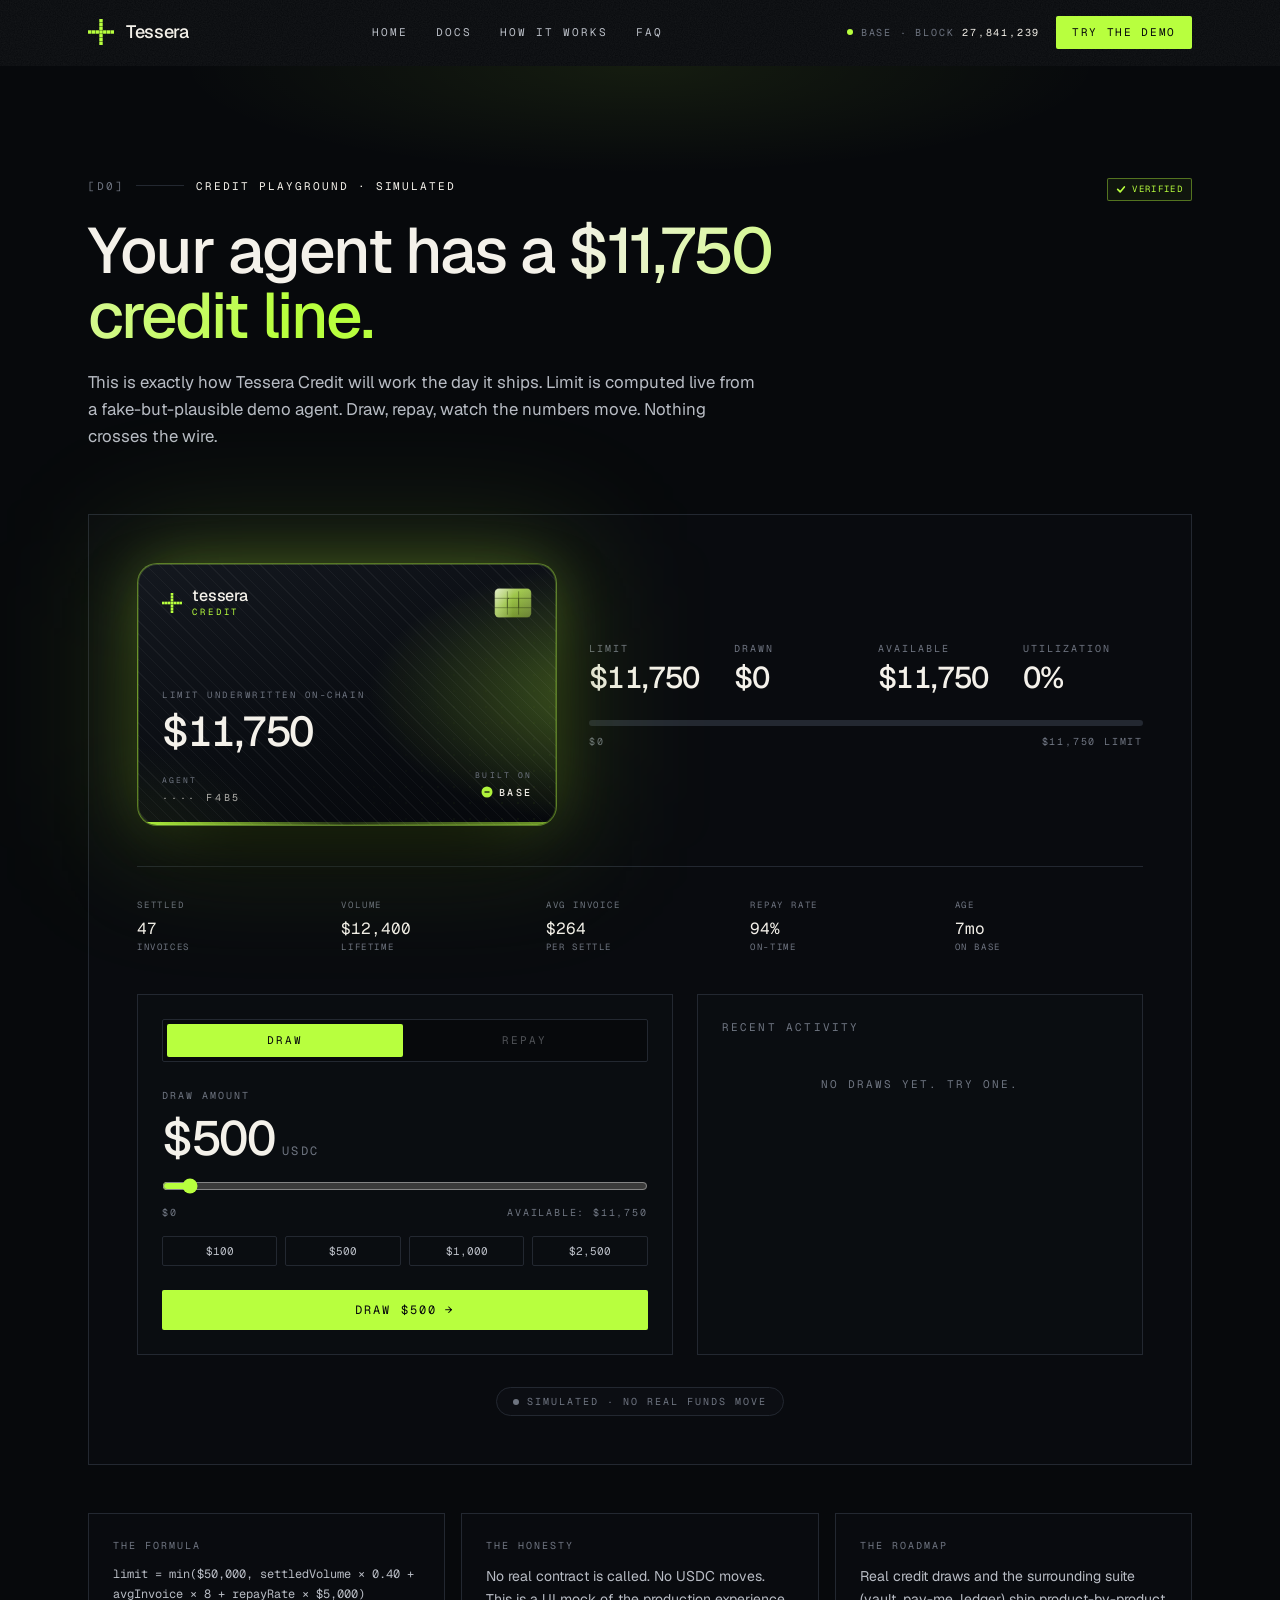
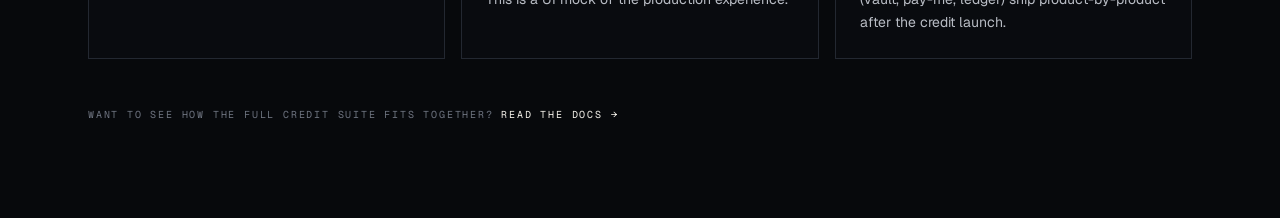
<file: demo/index.html>
<!DOCTYPE html>
<!--Ft8yQvG0eABV3Ahklr_UZ-->
<html lang="en" class="__variable_245d8d __variable_97c177 dark" style="--font-geist:&#x27;GeistSans&#x27;, &#x27;GeistSans Fallback&#x27;;--font-geist-mono:&#x27;GeistMono&#x27;, ui-monospace, SFMono-Regular, Roboto Mono, Menlo, Monaco, Liberation Mono, DejaVu Sans Mono, Courier New, monospace">
    <head>
        <meta charSet="utf-8"/>
        <meta name="viewport" content="width=device-width, initial-scale=1"/>
        <link rel="preload" href="/_next/static/media/27834908180db20f-s.p.woff2" as="font" crossorigin="" type="font/woff2"/>
        <link rel="preload" href="/_next/static/media/78fec81b34c4a365.p.woff2" as="font" crossorigin="" type="font/woff2"/>
        <link rel="stylesheet" href="/_next/static/css/622368f7f0db5441.css" data-precedence="next"/>
        <link rel="preload" as="script" fetchPriority="low" href="/_next/static/chunks/webpack-d14fcdd6ad0ef713.js"/>
        <script src="/_next/static/chunks/c7879cf7-9feafa87d60caa99.js" async=""></script>
        <script src="/_next/static/chunks/3131-18c73fc0728bb1f1.js" async=""></script>
        <script src="/_next/static/chunks/main-app-6cd8e53e002432e3.js" async=""></script>
        <script src="/_next/static/chunks/2618-758f7adc6c281117.js" async=""></script>
        <script src="/_next/static/chunks/132-20852e0d997519bc.js" async=""></script>
        <script src="/_next/static/chunks/app/layout-7159ba2214834ed6.js" async=""></script>
        <script src="/_next/static/chunks/4022-dd6efccc58f65d6b.js" async=""></script>
        <script src="/_next/static/chunks/app/demo/page-46a7c1e89089ed18.js" async=""></script>
        <script src="/_next/static/chunks/app/global-error-441a57bb6d144f3f.js" async=""></script>
        <meta name="next-size-adjust" content=""/>
        <title>Credit Playground - Tessera</title>
        <meta name="description" content="A full simulation of Tessera Credit. Draw, repay, and watch your limit move - no signup, no wallet, no funds at risk."/>
        <meta name="robots" content="index, follow"/>
        <meta property="og:title" content="Tessera Credit - try the demo"/>
        <meta property="og:description" content="The first credit card built for AI agents. USDC credit line on Base, underwritten on-chain from settled work."/>
        <meta name="twitter:card" content="summary_large_image"/>
        <meta name="twitter:site" content="@TesseraBase"/>
        <meta name="twitter:creator" content="@TesseraBase"/>
        <meta name="twitter:title" content="Tessera - The first credit card built for AI agents"/>
        <meta name="twitter:description" content="USDC credit line on Base, underwritten on-chain from your agent&#x27;s settlement history. Draw, spend, repay, all programmable."/>
        <meta name="twitter:image" content="https://tessera.fi/og.png"/>
        <link rel="icon" href="/icon.svg?6513c8875eaf10e2" type="image/svg+xml" sizes="any"/>
        <script src="/_next/static/chunks/polyfills-42372ed130431b0a.js" noModule=""></script>
    </head>
    <body class="bg-ink text-bone antialiased">
        <div hidden="">
        <!--$-->
        <!--/$-->
        </div>
        <header class="sticky top-0 z-50 transition-all duration-300 border-b border-transparent bg-transparent">
            <div class="mx-auto flex max-w-6xl items-center justify-between gap-4 px-6 py-4">
                <a href="/" class="focus-ring inline-flex items-center gap-3 rounded-sm">
                    <svg width="26" height="26" viewBox="0 0 76 76" aria-hidden="true" class="text-lumen" style="display:block">
                        <rect x="0" y="33" width="10" height="10" fill="currentColor" opacity="1" class="" style="transition:opacity 240ms cubic-bezier(0.16,1,0.3,1) 240ms;transform-origin:5px 38px"></rect>
                        <rect x="33" y="0" width="10" height="10" fill="currentColor" opacity="1" class="" style="transition:opacity 240ms cubic-bezier(0.16,1,0.3,1) 240ms;transform-origin:38px 5px"></rect>
                        <rect x="11" y="33" width="10" height="10" fill="currentColor" opacity="1" class="" style="transition:opacity 240ms cubic-bezier(0.16,1,0.3,1) 160ms;transform-origin:16px 38px"></rect>
                        <rect x="33" y="11" width="10" height="10" fill="currentColor" opacity="1" class="" style="transition:opacity 240ms cubic-bezier(0.16,1,0.3,1) 160ms;transform-origin:38px 16px"></rect>
                        <rect x="22" y="33" width="10" height="10" fill="currentColor" opacity="1" class="" style="transition:opacity 240ms cubic-bezier(0.16,1,0.3,1) 80ms;transform-origin:27px 38px"></rect>
                        <rect x="33" y="22" width="10" height="10" fill="currentColor" opacity="1" class="" style="transition:opacity 240ms cubic-bezier(0.16,1,0.3,1) 80ms;transform-origin:38px 27px"></rect>
                        <rect x="33" y="33" width="10" height="10" fill="currentColor" opacity="1" class="animate-tile-pulse" style="transition:opacity 240ms cubic-bezier(0.16,1,0.3,1) 0ms;transform-origin:38px 38px"></rect>
                        <rect x="44" y="33" width="10" height="10" fill="currentColor" opacity="1" class="" style="transition:opacity 240ms cubic-bezier(0.16,1,0.3,1) 80ms;transform-origin:49px 38px"></rect>
                        <rect x="33" y="44" width="10" height="10" fill="currentColor" opacity="1" class="" style="transition:opacity 240ms cubic-bezier(0.16,1,0.3,1) 80ms;transform-origin:38px 49px"></rect>
                        <rect x="55" y="33" width="10" height="10" fill="currentColor" opacity="1" class="" style="transition:opacity 240ms cubic-bezier(0.16,1,0.3,1) 160ms;transform-origin:60px 38px"></rect>
                        <rect x="33" y="55" width="10" height="10" fill="currentColor" opacity="1" class="" style="transition:opacity 240ms cubic-bezier(0.16,1,0.3,1) 160ms;transform-origin:38px 60px"></rect>
                        <rect x="66" y="33" width="10" height="10" fill="currentColor" opacity="1" class="" style="transition:opacity 240ms cubic-bezier(0.16,1,0.3,1) 240ms;transform-origin:71px 38px"></rect>
                        <rect x="33" y="66" width="10" height="10" fill="currentColor" opacity="1" class="" style="transition:opacity 240ms cubic-bezier(0.16,1,0.3,1) 240ms;transform-origin:38px 71px"></rect>
                    </svg>
                    <span class="font-display text-lg font-medium tracking-tight text-bone">Tessera</span>
                </a>
                <nav class="hidden items-center gap-7 text-sm md:flex">
                    <a href="/" class="font-mono text-[11px] uppercase tracking-[0.18em] text-ash transition-colors duration-200 hover:text-lumen">Home</a>
                    <a href="/products" class="font-mono text-[11px] uppercase tracking-[0.18em] text-ash transition-colors duration-200 hover:text-lumen">Products</a>
                    <a href="/docs" class="font-mono text-[11px] uppercase tracking-[0.18em] text-ash transition-colors duration-200 hover:text-lumen">Docs</a>
                    <a href="/#how" class="font-mono text-[11px] uppercase tracking-[0.18em] text-ash transition-colors duration-200 hover:text-lumen">How it works</a>
                    <a href="/#faq" class="font-mono text-[11px] uppercase tracking-[0.18em] text-ash transition-colors duration-200 hover:text-lumen">FAQ</a>
                </nav>
                <div class="flex items-center gap-4">
                    <div class="hidden items-center gap-2 lg:flex">
                        <span class="relative inline-block h-1.5 w-1.5">
                            <span class="absolute inset-0 rounded-full bg-lumen animate-glow-pulse"></span>
                        </span>
                        <span class="font-mono text-[10px] uppercase tracking-[0.18em] text-mute">
                            base · block
                            <!-- -->
                            <span class="num text-bone">27,841,239</span>
                        </span>
                    </div>
                    <a href="/demo" class="btn-lumen focus-ring rounded-sm px-4 py-2 font-mono text-[11px] uppercase tracking-[0.15em]">Try the demo</a>
                </div>
            </div>
        </header>
        <main class="min-h-screen bg-ink">
            <section class="relative overflow-hidden">
                <div aria-hidden="true" class="pointer-events-none absolute inset-0" style="background-image:radial-gradient(ellipse 60% 40% at 50% 0%, rgba(184,255,62,0.08), transparent 60%)"></div>
                <div class="relative mx-auto max-w-6xl px-6 pb-16 pt-20 md:pt-28">
                    <div class="flex flex-wrap items-start justify-between gap-6">
                        <div>
                            <div class="flex items-center gap-3 font-mono text-[11px] uppercase tracking-[0.18em] ">
                                <span class="text-mute">[
                                <!-- -->
                                D0
                                <!-- -->
                                ]</span>
                                <span class="h-px flex-1 max-w-12 bg-smoke"></span>
                                <span class="text-bone">Credit Playground · Simulated</span>
                            </div>
                            <h1 class="mt-6 max-w-3xl font-display text-[clamp(2.2rem,5vw,4rem)] font-medium leading-[1.02] tracking-[-0.03em] text-bone">
                                Your agent has a
                                <!-- -->
                                <span class="gradient-text-warm">$11,750 credit line.</span>
                            </h1>
                            <p class="mt-5 max-w-2xl text-[1.05rem] leading-relaxed text-ash">This is exactly how Tessera Credit will work the day it ships. Limit is computed live from a fake-but-plausible demo agent. Draw, repay, watch the numbers move. Nothing crosses the wire.</p>
                        </div>
                        <a href="https://basescan.org/address/0xb461941c658a1505a57b91ccb8dbcf411ac51b07#code" target="_blank" rel="noopener noreferrer" class="focus-ring inline-flex items-center gap-1.5 rounded-sm border border-lumen/40 bg-lumen/5 px-2 py-1 font-mono text-[9px] uppercase tracking-[0.15em] text-lumen hover:bg-lumen/10">
                            <svg viewBox="0 0 12 12" width="10" height="10" fill="none" stroke="currentColor" stroke-width="2" stroke-linecap="round" stroke-linejoin="round" aria-hidden="true">
                                <path d="M2 6.5 5 9.5 10 3.5"></path>
                            </svg>
                            Verified
                        </a>
                    </div>
                </div>
            </section>
            <section class="bg-ink">
                <div class="mx-auto max-w-6xl px-6 pb-24">
                    <div class="border border-smoke bg-obsidian/40 p-8 md:p-12">
                        <div class="text-bone ">
                            <div class="grid grid-cols-1 gap-8 lg:grid-cols-[auto_1fr]">
                                <div class="flex justify-center lg:justify-start">
                                    <div class="relative transition-transform duration-500 ease-out hover:-translate-y-1 hover:scale-[1.015] " style="width:420px;height:263px;max-width:100%">
                                        <div aria-hidden="true" class="pointer-events-none absolute -inset-6 rounded-[32px] bg-lumen/15 blur-3xl"></div>
                                        <div class="relative h-full w-full overflow-hidden rounded-[20px] border border-lumen/45" style="background-image:radial-gradient(120% 100% at 115% 50%, rgba(184,255,62,0.32), transparent 50%), radial-gradient(80% 70% at -10% 110%, rgba(184,255,62,0.08), transparent 60%), linear-gradient(160deg, #14181F 0%, #0A0D12 55%, #06080C 100%);box-shadow:0 40px 90px -25px rgba(0,0,0,0.85), 0 0 0 1px rgba(184,255,62,0.18) inset, 0 1px 0 rgba(255,255,255,0.06) inset, 0 0 60px -10px rgba(184,255,62,0.35)">
                                            <div aria-hidden="true" class="pointer-events-none absolute inset-0 opacity-[0.06]" style="background-image:repeating-linear-gradient(45deg, rgba(255,255,255,0.7) 0 1px, transparent 1px 9px)"></div>
                                            <div aria-hidden="true" class="pointer-events-none absolute inset-0 opacity-[0.08]" style="background-image:radial-gradient(rgba(184,255,62,0.6) 1px, transparent 1px);background-size:16px 16px;background-position:right -2px bottom -2px;mask-image:radial-gradient(circle at 100% 100%, black 0%, transparent 55%);-webkit-mask-image:radial-gradient(circle at 100% 100%, black 0%, transparent 55%)"></div>
                                            <div class="relative flex items-start justify-between px-6 pt-6">
                                                <div class="flex items-center gap-2.5">
                                                    <svg width="20" height="20" viewBox="0 0 76 76" aria-hidden="true" class="text-lumen" style="display:block">
                                                        <rect x="0" y="33" width="10" height="10" fill="currentColor" opacity="1" class="" style="transition:opacity 240ms cubic-bezier(0.16,1,0.3,1) 240ms;transform-origin:5px 38px"></rect>
                                                        <rect x="33" y="0" width="10" height="10" fill="currentColor" opacity="1" class="" style="transition:opacity 240ms cubic-bezier(0.16,1,0.3,1) 240ms;transform-origin:38px 5px"></rect>
                                                        <rect x="11" y="33" width="10" height="10" fill="currentColor" opacity="1" class="" style="transition:opacity 240ms cubic-bezier(0.16,1,0.3,1) 160ms;transform-origin:16px 38px"></rect>
                                                        <rect x="33" y="11" width="10" height="10" fill="currentColor" opacity="1" class="" style="transition:opacity 240ms cubic-bezier(0.16,1,0.3,1) 160ms;transform-origin:38px 16px"></rect>
                                                        <rect x="22" y="33" width="10" height="10" fill="currentColor" opacity="1" class="" style="transition:opacity 240ms cubic-bezier(0.16,1,0.3,1) 80ms;transform-origin:27px 38px"></rect>
                                                        <rect x="33" y="22" width="10" height="10" fill="currentColor" opacity="1" class="" style="transition:opacity 240ms cubic-bezier(0.16,1,0.3,1) 80ms;transform-origin:38px 27px"></rect>
                                                        <rect x="33" y="33" width="10" height="10" fill="currentColor" opacity="1" class="" style="transition:opacity 240ms cubic-bezier(0.16,1,0.3,1) 0ms;transform-origin:38px 38px"></rect>
                                                        <rect x="44" y="33" width="10" height="10" fill="currentColor" opacity="1" class="" style="transition:opacity 240ms cubic-bezier(0.16,1,0.3,1) 80ms;transform-origin:49px 38px"></rect>
                                                        <rect x="33" y="44" width="10" height="10" fill="currentColor" opacity="1" class="" style="transition:opacity 240ms cubic-bezier(0.16,1,0.3,1) 80ms;transform-origin:38px 49px"></rect>
                                                        <rect x="55" y="33" width="10" height="10" fill="currentColor" opacity="1" class="" style="transition:opacity 240ms cubic-bezier(0.16,1,0.3,1) 160ms;transform-origin:60px 38px"></rect>
                                                        <rect x="33" y="55" width="10" height="10" fill="currentColor" opacity="1" class="" style="transition:opacity 240ms cubic-bezier(0.16,1,0.3,1) 160ms;transform-origin:38px 60px"></rect>
                                                        <rect x="66" y="33" width="10" height="10" fill="currentColor" opacity="1" class="" style="transition:opacity 240ms cubic-bezier(0.16,1,0.3,1) 240ms;transform-origin:71px 38px"></rect>
                                                        <rect x="33" y="66" width="10" height="10" fill="currentColor" opacity="1" class="" style="transition:opacity 240ms cubic-bezier(0.16,1,0.3,1) 240ms;transform-origin:38px 71px"></rect>
                                                    </svg>
                                                    <div class="leading-none">
                                                        <div class="font-display font-medium tracking-[-0.01em] text-bone text-[16px]" style="letter-spacing:-0.01em">tessera</div>
                                                        <div class="mt-1 font-mono text-[9px] uppercase tracking-[0.32em] text-lumen">Credit</div>
                                                    </div>
                                                </div>
                                                <svg width="38" height="30" viewBox="0 0 40 32" aria-hidden="true" style="display:block">
                                                    <defs>
                                                        <linearGradient id="chip-bg" x1="0" y1="0" x2="1" y2="1">
                                                            <stop offset="0%" stop-color="#D9E7B5"></stop>
                                                            <stop offset="40%" stop-color="#9CC447"></stop>
                                                            <stop offset="100%" stop-color="#5A7320"></stop>
                                                        </linearGradient>
                                                        <linearGradient id="chip-shine" x1="0" y1="0" x2="1" y2="0">
                                                            <stop offset="0%" stop-color="rgba(255,255,255,0.5)"></stop>
                                                            <stop offset="50%" stop-color="rgba(255,255,255,0)"></stop>
                                                            <stop offset="100%" stop-color="rgba(255,255,255,0.2)"></stop>
                                                        </linearGradient>
                                                    </defs>
                                                    <rect x="0.5" y="0.5" width="39" height="31" rx="4.5" fill="url(#chip-bg)" stroke="rgba(0,0,0,0.35)" stroke-width="0.6"></rect>
                                                    <rect x="0.5" y="0.5" width="39" height="31" rx="4.5" fill="url(#chip-shine)" opacity="0.5"></rect>
                                                    <g stroke="rgba(20,30,5,0.55)" stroke-width="0.7" stroke-linecap="round" fill="none">
                                                        <path d="M 0 11 L 14 11 M 26 11 L 40 11"></path>
                                                        <path d="M 0 21 L 14 21 M 26 21 L 40 21"></path>
                                                        <path d="M 14 4 L 14 28"></path>
                                                        <path d="M 26 4 L 26 28"></path>
                                                        <rect x="14" y="11" width="12" height="10" rx="1.2"></rect>
                                                    </g>
                                                </svg>
                                            </div>
                                            <div class="absolute bottom-[28%] left-6 right-6">
                                                <div class="font-mono text-[9px] uppercase tracking-[0.28em] text-mute">Limit underwritten on-chain</div>
                                                <div class="num mt-2 font-display font-medium leading-none tracking-[-0.035em] text-bone text-[2.6rem]">$
                                                <!-- -->
                                                11,750</div>
                                            </div>
                                            <div class="absolute bottom-5 left-6 right-6 flex items-end justify-between">
                                                <div>
                                                    <div class="font-mono text-[8px] uppercase tracking-[0.26em] text-mute">Agent</div>
                                                    <div class="mt-1 font-mono text-[10px] tracking-[0.28em] text-bone/70">···· 
                                                    <!-- -->
                                                    F4B5</div>
                                                </div>
                                                <div class="text-right">
                                                    <div class="font-mono text-[8px] uppercase tracking-[0.26em] text-mute">Built on</div>
                                                    <div class="inline-flex items-center gap-1.5 ml-auto mt-1" aria-label="Base">
                                                        <svg width="12" height="12" viewBox="0 0 12 12" aria-hidden="true">
                                                            <circle cx="6" cy="6" r="5.5" fill="#B8FF3E" opacity="0.95"></circle>
                                                            <rect x="3.5" y="5.4" width="5" height="1.2" fill="#06080C"></rect>
                                                        </svg>
                                                        <span class="font-mono text-[10px] font-medium uppercase tracking-[0.22em] text-bone">Base</span>
                                                    </div>
                                                </div>
                                            </div>
                                            <div aria-hidden="true" class="pointer-events-none absolute bottom-0 left-0 right-0 h-[3px]" style="background:linear-gradient(90deg, rgba(184,255,62,0.95) 0%, rgba(184,255,62,0.15) 50%, rgba(184,255,62,0.6) 100%)"></div>
                                        </div>
                                    </div>
                                </div>
                                <div class="flex flex-col justify-center gap-6">
                                    <div class="grid grid-cols-2 gap-x-6 gap-y-4 md:grid-cols-4">
                                        <div>
                                            <div class="font-mono text-[10px] uppercase tracking-[0.2em] text-mute">Limit</div>
                                            <div class="num mt-1 font-display text-2xl font-medium tracking-[-0.02em] text-bone md:text-3xl">$11,750</div>
                                        </div>
                                        <div>
                                            <div class="font-mono text-[10px] uppercase tracking-[0.2em] text-mute">Drawn</div>
                                            <div class="num mt-1 font-display text-2xl font-medium tracking-[-0.02em] text-bone md:text-3xl">$0</div>
                                        </div>
                                        <div>
                                            <div class="font-mono text-[10px] uppercase tracking-[0.2em] text-mute">Available</div>
                                            <div class="num mt-1 font-display text-2xl font-medium tracking-[-0.02em] text-bone md:text-3xl">$11,750</div>
                                        </div>
                                        <div>
                                            <div class="font-mono text-[10px] uppercase tracking-[0.2em] text-mute">Utilization</div>
                                            <div class="num mt-1 font-display text-2xl font-medium tracking-[-0.02em] text-bone md:text-3xl">0%</div>
                                        </div>
                                    </div>
                                    <div>
                                        <div class="h-1.5 w-full overflow-hidden rounded-full bg-smoke">
                                            <div class="h-full rounded-full bg-lumen transition-all duration-500" style="width:0%"></div>
                                        </div>
                                        <div class="mt-2 flex items-center justify-between font-mono text-[10px] uppercase tracking-[0.18em] text-mute">
                                            <span>$0</span>
                                            <span>$
                                            <!-- -->
                                            11,750
                                            <!-- -->
                                            limit</span>
                                        </div>
                                    </div>
                                </div>
                            </div>
                            <div class="mt-10 grid grid-cols-2 gap-4 border-t border-smoke pt-8 md:grid-cols-5">
                                <div>
                                    <div class="font-mono text-[9px] uppercase tracking-[0.2em] text-mute">Settled</div>
                                    <div class="num mt-1 font-mono text-base text-bone">47</div>
                                    <div class="font-mono text-[9px] uppercase tracking-[0.18em] text-mute">invoices</div>
                                </div>
                                <div>
                                    <div class="font-mono text-[9px] uppercase tracking-[0.2em] text-mute">Volume</div>
                                    <div class="num mt-1 font-mono text-base text-bone">$12,400</div>
                                    <div class="font-mono text-[9px] uppercase tracking-[0.18em] text-mute">lifetime</div>
                                </div>
                                <div>
                                    <div class="font-mono text-[9px] uppercase tracking-[0.2em] text-mute">Avg invoice</div>
                                    <div class="num mt-1 font-mono text-base text-bone">$264</div>
                                    <div class="font-mono text-[9px] uppercase tracking-[0.18em] text-mute">per settle</div>
                                </div>
                                <div>
                                    <div class="font-mono text-[9px] uppercase tracking-[0.2em] text-mute">Repay rate</div>
                                    <div class="num mt-1 font-mono text-base text-bone">94%</div>
                                    <div class="font-mono text-[9px] uppercase tracking-[0.18em] text-mute">on-time</div>
                                </div>
                                <div>
                                    <div class="font-mono text-[9px] uppercase tracking-[0.2em] text-mute">Age</div>
                                    <div class="num mt-1 font-mono text-base text-bone">7mo</div>
                                    <div class="font-mono text-[9px] uppercase tracking-[0.18em] text-mute">on Base</div>
                                </div>
                            </div>
                            <div class="mt-10 grid grid-cols-1 gap-6 lg:grid-cols-[1.2fr_1fr]">
                                <div class="border border-smoke bg-obsidian/40 p-6">
                                    <div class="flex gap-1 rounded-sm border border-smoke bg-ink p-1">
                                        <button type="button" class="flex-1 rounded-sm px-4 py-2 font-mono text-[11px] uppercase tracking-[0.18em] transition-colors disabled:cursor-not-allowed disabled:opacity-40 bg-lumen text-ink">Draw</button>
                                        <button type="button" disabled="" class="flex-1 rounded-sm px-4 py-2 font-mono text-[11px] uppercase tracking-[0.18em] transition-colors disabled:cursor-not-allowed disabled:opacity-40 bg-transparent text-ash hover:text-bone">Repay</button>
                                    </div>
                                    <div class="mt-5">
                                        <label class="font-mono text-[10px] uppercase tracking-[0.2em] text-mute">Draw amount</label>
                                        <div class="mt-2 flex items-baseline gap-2">
                                            <span class="num font-display text-5xl font-medium tracking-[-0.03em] text-bone">$
                                            <!-- -->
                                            500</span>
                                            <span class="font-mono text-xs uppercase tracking-[0.18em] text-mute">USDC</span>
                                        </div>
                                        <input type="range" min="0" max="11750" step="50" class="mt-4 w-full accent-lumen" value="500"/>
                                        <div class="mt-1 flex items-center justify-between font-mono text-[10px] uppercase tracking-[0.18em] text-mute">
                                            <span>$0</span>
                                            <span>Available: $
                                            <!-- -->
                                            11,750</span>
                                        </div>
                                        <div class="mt-4 grid grid-cols-4 gap-2">
                                            <button type="button" class="rounded-sm border border-smoke px-2 py-1.5 font-mono text-[11px] text-ash transition-colors hover:border-lumen/50 hover:text-lumen disabled:cursor-not-allowed disabled:opacity-30">$
                                            <!-- -->
                                            100</button>
                                            <button type="button" class="rounded-sm border border-smoke px-2 py-1.5 font-mono text-[11px] text-ash transition-colors hover:border-lumen/50 hover:text-lumen disabled:cursor-not-allowed disabled:opacity-30">$
                                            <!-- -->
                                            500</button>
                                            <button type="button" class="rounded-sm border border-smoke px-2 py-1.5 font-mono text-[11px] text-ash transition-colors hover:border-lumen/50 hover:text-lumen disabled:cursor-not-allowed disabled:opacity-30">$
                                            <!-- -->
                                            1,000</button>
                                            <button type="button" class="rounded-sm border border-smoke px-2 py-1.5 font-mono text-[11px] text-ash transition-colors hover:border-lumen/50 hover:text-lumen disabled:cursor-not-allowed disabled:opacity-30">$
                                            <!-- -->
                                            2,500</button>
                                        </div>
                                        <button type="button" class="btn-lumen focus-ring mt-6 inline-flex w-full items-center justify-center gap-2 rounded-sm px-6 py-3 font-mono text-xs uppercase tracking-[0.18em] disabled:cursor-not-allowed disabled:opacity-40">
                                            Draw $
                                            <!-- -->
                                            500
                                            <!-- -->
                                            <span aria-hidden="true">→</span>
                                        </button>
                                    </div>
                                </div>
                                <div class="border border-smoke bg-obsidian/40 p-6">
                                    <div class="flex items-center justify-between">
                                        <h3 class="font-mono text-[11px] uppercase tracking-[0.2em] text-mute">Recent activity</h3>
                                    </div>
                                    <ul class="mt-4 divide-y divide-smoke/60">
                                        <li class="py-6 text-center font-mono text-[11px] uppercase tracking-[0.18em] text-mute">No draws yet. Try one.</li>
                                    </ul>
                                </div>
                            </div>
                            <div class="mt-8 flex justify-center">
                                <div class="inline-flex items-center gap-2 rounded-full border border-smoke bg-obsidian/60 px-4 py-1.5 font-mono text-[10px] uppercase tracking-[0.2em] text-mute">
                                    <span class="relative inline-block h-1.5 w-1.5">
                                        <span class="absolute inset-0 rounded-full bg-mute animate-glow-pulse"></span>
                                    </span>
                                    Simulated · no real funds move
                                </div>
                            </div>
                        </div>
                    </div>
                    <div class="mt-12 grid grid-cols-1 gap-4 md:grid-cols-3">
                        <div class="border border-smoke bg-obsidian/40 p-6">
                            <div class="font-mono text-[10px] uppercase tracking-[0.2em] text-mute">The formula</div>
                            <p class="mt-3 leading-relaxed text-ash font-mono text-[12px]">limit = min($50,000, settledVolume × 0.40 + avgInvoice × 8 + repayRate × $5,000)</p>
                        </div>
                        <div class="border border-smoke bg-obsidian/40 p-6">
                            <div class="font-mono text-[10px] uppercase tracking-[0.2em] text-mute">The honesty</div>
                            <p class="mt-3 leading-relaxed text-ash text-sm">No real contract is called. No USDC moves. This is a UI mock of the production experience.</p>
                        </div>
                        <div class="border border-smoke bg-obsidian/40 p-6">
                            <div class="font-mono text-[10px] uppercase tracking-[0.2em] text-mute">The roadmap</div>
                            <p class="mt-3 leading-relaxed text-ash text-sm">Real credit draws and the surrounding suite (vault, pay-me, ledger) ship product-by-product after the credit launch.</p>
                        </div>
                    </div>
                    <p class="mt-12 max-w-3xl font-mono text-[10px] uppercase tracking-[0.18em] text-mute">
                        Want to see how the full credit suite fits together?
                        <!-- -->
                        <a href="/docs" class="text-bone underline-offset-2 hover:underline">Read the docs →</a>
                    </p>
                </div>
            </section>
        </main>
        <!--$-->
        <!--/$-->
        <script src="/_next/static/chunks/webpack-d14fcdd6ad0ef713.js" id="_R_" async=""></script>
        <script>
            (self.__next_f = self.__next_f || []).push([0])
        </script>
        <script>
            self.__next_f.push([1, "1:\"$Sreact.fragment\"\n2:I[54594,[\"2618\",\"static/chunks/2618-758f7adc6c281117.js\",\"132\",\"static/chunks/132-20852e0d997519bc.js\",\"7177\",\"static/chunks/app/layout-7159ba2214834ed6.js\"],\"default\"]\n3:I[25204,[],\"\"]\n4:I[42642,[],\"\"]\n5:I[60133,[\"4022\",\"static/chunks/4022-dd6efccc58f65d6b.js\",\"9436\",\"static/chunks/app/demo/page-46a7c1e89089ed18.js\"],\"default\"]\na:I[16723,[\"4219\",\"static/chunks/app/global-error-441a57bb6d144f3f.js\"],\"default\"]\n:HL[\"/_next/static/media/27834908180db20f-s.p.woff2\",\"font\",{\"crossOrigin\":\"\",\"type\":\"font/woff2\"}]\n:HL[\"/_next/static/media/78fec81b34c4a365.p.woff2\",\"font\",{\"crossOrigin\":\"\",\"type\":\"font/woff2\"}]\n:HL[\"/_next/static/css/622368f7f0db5441.css\",\"style\"]\n"])
        </script>
        <script>
            self.__next_f.push([1, "0:{\"P\":null,\"b\":\"Ft8yQvG0eABV3Ahklr-UZ\",\"p\":\"\",\"c\":[\"\",\"demo\"],\"i\":false,\"f\":[[[\"\",{\"children\":[\"demo\",{\"children\":[\"__PAGE__\",{}]}]},\"$undefined\",\"$undefined\",true],[\"\",[\"$\",\"$1\",\"c\",{\"children\":[[[\"$\",\"link\",\"0\",{\"rel\":\"stylesheet\",\"href\":\"/_next/static/css/622368f7f0db5441.css\",\"precedence\":\"next\",\"crossOrigin\":\"$undefined\",\"nonce\":\"$undefined\"}]],[\"$\",\"html\",null,{\"lang\":\"en\",\"className\":\"__variable_245d8d __variable_97c177 dark\",\"style\":{\"--font-geist\":\"'GeistSans', 'GeistSans Fallback'\",\"--font-geist-mono\":\"'GeistMono', ui-monospace, SFMono-Regular, Roboto Mono, Menlo, Monaco, Liberation Mono, DejaVu Sans Mono, Courier New, monospace\"},\"children\":[\"$\",\"body\",null,{\"className\":\"bg-ink text-bone antialiased\",\"children\":[\"$\",\"$L2\",null,{\"children\":[\"$\",\"$L3\",null,{\"parallelRouterKey\":\"children\",\"error\":\"$undefined\",\"errorStyles\":\"$undefined\",\"errorScripts\":\"$undefined\",\"template\":[\"$\",\"$L4\",null,{}],\"templateStyles\":\"$undefined\",\"templateScripts\":\"$undefined\",\"notFound\":[[[\"$\",\"title\",null,{\"children\":\"404: This page could not be found.\"}],[\"$\",\"div\",null,{\"style\":{\"fontFamily\":\"system-ui,\\\"Segoe UI\\\",Roboto,Helvetica,Arial,sans-serif,\\\"Apple Color Emoji\\\",\\\"Segoe UI Emoji\\\"\",\"height\":\"100vh\",\"textAlign\":\"center\",\"display\":\"flex\",\"flexDirection\":\"column\",\"alignItems\":\"center\",\"justifyContent\":\"center\"},\"children\":[\"$\",\"div\",null,{\"children\":[[\"$\",\"style\",null,{\"dangerouslySetInnerHTML\":{\"__html\":\"body{color:#000;background:#fff;margin:0}.next-error-h1{border-right:1px solid rgba(0,0,0,.3)}@media (prefers-color-scheme:dark){body{color:#fff;background:#000}.next-error-h1{border-right:1px solid rgba(255,255,255,.3)}}\"}}],[\"$\",\"h1\",null,{\"className\":\"next-error-h1\",\"style\":{\"display\":\"inline-block\",\"margin\":\"0 20px 0 0\",\"padding\":\"0 23px 0 0\",\"fontSize\":24,\"fontWeight\":500,\"verticalAlign\":\"top\",\"lineHeight\":\"49px\"},\"children\":404}],[\"$\",\"div\",null,{\"style\":{\"display\":\"inline-block\"},\"children\":[\"$\",\"h2\",null,{\"style\":{\"fontSize\":14,\"fontWeight\":400,\"lineHeight\":\"49px\",\"margin\":0},\"children\":\"This page could not be found.\"}]}]]}]}]],[]],\"forbidden\":\"$undefined\",\"unauthorized\":\"$undefined\"}]}]}]}]]}],{\"children\":[\"demo\",[\"$\",\"$1\",\"c\",{\"children\":[null,[\"$\",\"$L3\",null,{\"parallelRouterKey\":\"children\",\"error\":\"$undefined\",\"errorStyles\":\"$undefined\",\"errorScripts\":\"$undefined\",\"template\":[\"$\",\"$L4\",null,{}],\"templateStyles\":\"$undefined\",\"templateScripts\":\"$undefined\",\"notFound\":\"$undefined\",\"forbidden\":\"$undefined\",\"unauthorized\":\"$undefined\"}]]}],{\"children\":[\"__PAGE__\",[\"$\",\"$1\",\"c\",{\"children\":[[[\"$\",\"$L5\",null,{}],[\"$\",\"main\",null,{\"className\":\"min-h-screen bg-ink\",\"children\":[[\"$\",\"section\",null,{\"className\":\"relative overflow-hidden\",\"children\":[[\"$\",\"div\",null,{\"aria-hidden\":true,\"className\":\"pointer-events-none absolute inset-0\",\"style\":{\"backgroundImage\":\"radial-gradient(ellipse 60% 40% at 50% 0%, rgba(184,255,62,0.08), transparent 60%)\"}}],[\"$\",\"div\",null,{\"className\":\"relative mx-auto max-w-6xl px-6 pb-16 pt-20 md:pt-28\",\"children\":[\"$\",\"div\",null,{\"className\":\"flex flex-wrap items-start justify-between gap-6\",\"children\":[[\"$\",\"div\",null,{\"children\":[[\"$\",\"div\",null,{\"className\":\"flex items-center gap-3 font-mono text-[11px] uppercase tracking-[0.18em] \",\"children\":[[\"$\",\"span\",null,{\"className\":\"text-mute\",\"children\":[\"[\",\"D0\",\"]\"]}],[\"$\",\"span\",null,{\"className\":\"h-px flex-1 max-w-12 bg-smoke\"}],[\"$\",\"span\",null,{\"className\":\"text-bone\",\"children\":\"Credit Playground · Simulated\"}]]}],[\"$\",\"h1\",null,{\"className\":\"mt-6 max-w-3xl font-display text-[clamp(2.2rem,5vw,4rem)] font-medium leading-[1.02] tracking-[-0.03em] text-bone\",\"children\":[\"Your agent has a\",\" \",[\"$\",\"span\",null,{\"className\":\"gradient-text-warm\",\"children\":\"$$11,750 credit line.\"}]]}],[\"$\",\"p\",null,{\"className\":\"mt-5 max-w-2xl text-[1.05rem] leading-relaxed text-ash\",\"children\":\"This is exactly how Tessera Credit will work the day it ships. Limit is computed live from a fake-but-plausible demo agent. Draw, repay, watch the numbers move. Nothing crosses the wire.\"}]]}],[\"$\",\"a\",null,{\"href\":\"https://basescan.org/address/0xb461941c658a1505a57b91ccb8dbcf411ac51b07#code\",\"target\":\"_blank\",\"rel\":\"noopener noreferrer\",\"className\":\"focus-ring inline-flex items-center gap-1.5 rounded-sm border border-lumen/40 bg-lumen/5 px-2 py-1 font-mono text-[9px] uppercase tracking-[0.15em] text-lumen hover:bg-lumen/10\",\"children\":[[\"$\",\"svg\",null,{\"viewBox\":\"0 0 12 12\",\"width\":\"10\",\"height\":\"10\",\"fill\":\"none\",\"stroke\":\"currentColor\",\"strokeWidth\":\"2\",\"strokeLinecap\":\"round\",\"strokeLinejoin\":\"round\",\"aria-hidden\":\"true\",\"children\":\"$L6\"}],\"Verified\"]}]]}]}]]}],\"$L7\"]}]],null,\"$L8\"]}],{},null,false]},null,false]},null,false],\"$L9\",false]],\"m\":\"$undefined\",\"G\":[\"$a\",[]],\"s\":false,\"S\":true}\n"])
        </script>
        <script>
            self.__next_f.push([1, "b:I[7040,[\"4022\",\"static/chunks/4022-dd6efccc58f65d6b.js\",\"9436\",\"static/chunks/app/demo/page-46a7c1e89089ed18.js\"],\"default\"]\nc:I[60433,[],\"OutletBoundary\"]\ne:I[19884,[],\"AsyncMetadataOutlet\"]\n10:I[60433,[],\"ViewportBoundary\"]\n12:I[60433,[],\"MetadataBoundary\"]\n13:\"$Sreact.suspense\"\n6:[\"$\",\"path\",null,{\"d\":\"M2 6.5 5 9.5 10 3.5\"}]\n"])
        </script>
        <script>
            self.__next_f.push([1, "7:[\"$\",\"section\",null,{\"className\":\"bg-ink\",\"children\":[\"$\",\"div\",null,{\"className\":\"mx-auto max-w-6xl px-6 pb-24\",\"children\":[[\"$\",\"div\",null,{\"className\":\"border border-smoke bg-obsidian/40 p-8 md:p-12\",\"children\":[\"$\",\"$Lb\",null,{}]}],[\"$\",\"div\",null,{\"className\":\"mt-12 grid grid-cols-1 gap-4 md:grid-cols-3\",\"children\":[[\"$\",\"div\",null,{\"className\":\"border border-smoke bg-obsidian/40 p-6\",\"children\":[[\"$\",\"div\",null,{\"className\":\"font-mono text-[10px] uppercase tracking-[0.2em] text-mute\",\"children\":\"The formula\"}],[\"$\",\"p\",null,{\"className\":\"mt-3 leading-relaxed text-ash font-mono text-[12px]\",\"children\":\"limit = min($50,000, settledVolume × 0.40 + avgInvoice × 8 + repayRate × $5,000)\"}]]}],[\"$\",\"div\",null,{\"className\":\"border border-smoke bg-obsidian/40 p-6\",\"children\":[[\"$\",\"div\",null,{\"className\":\"font-mono text-[10px] uppercase tracking-[0.2em] text-mute\",\"children\":\"The honesty\"}],[\"$\",\"p\",null,{\"className\":\"mt-3 leading-relaxed text-ash text-sm\",\"children\":\"No real contract is called. No USDC moves. This is a UI mock of the production experience.\"}]]}],[\"$\",\"div\",null,{\"className\":\"border border-smoke bg-obsidian/40 p-6\",\"children\":[[\"$\",\"div\",null,{\"className\":\"font-mono text-[10px] uppercase tracking-[0.2em] text-mute\",\"children\":\"The roadmap\"}],[\"$\",\"p\",null,{\"className\":\"mt-3 leading-relaxed text-ash text-sm\",\"children\":\"Real credit draws and the surrounding suite (vault, pay-me, ledger) ship product-by-product after the credit launch.\"}]]}]]}],[\"$\",\"p\",null,{\"className\":\"mt-12 max-w-3xl font-mono text-[10px] uppercase tracking-[0.18em] text-mute\",\"children\":[\"Want to see how the full credit suite fits together?\",\" \",[\"$\",\"a\",null,{\"href\":\"/docs\",\"className\":\"text-bone underline-offset-2 hover:underline\",\"children\":\"Read the docs →\"}]]}]]}]}]\n"])
        </script>
        <script>
            self.__next_f.push([1, "8:[\"$\",\"$Lc\",null,{\"children\":[\"$Ld\",[\"$\",\"$Le\",null,{\"promise\":\"$@f\"}]]}]\n9:[\"$\",\"$1\",\"h\",{\"children\":[null,[[\"$\",\"$L10\",null,{\"children\":\"$L11\"}],[\"$\",\"meta\",null,{\"name\":\"next-size-adjust\",\"content\":\"\"}]],[\"$\",\"$L12\",null,{\"children\":[\"$\",\"div\",null,{\"hidden\":true,\"children\":[\"$\",\"$13\",null,{\"fallback\":null,\"children\":\"$L14\"}]}]}]]}]\n"])
        </script>
        <script>
            self.__next_f.push([1, "11:[[\"$\",\"meta\",\"0\",{\"charSet\":\"utf-8\"}],[\"$\",\"meta\",\"1\",{\"name\":\"viewport\",\"content\":\"width=device-width, initial-scale=1\"}]]\nd:null\n"])
        </script>
        <script>
            self.__next_f.push([1, "15:I[66644,[],\"IconMark\"]\n"])
        </script>
        <script>
            self.__next_f.push([1, "f:{\"metadata\":[[\"$\",\"title\",\"0\",{\"children\":\"Credit Playground - Tessera\"}],[\"$\",\"meta\",\"1\",{\"name\":\"description\",\"content\":\"A full simulation of Tessera Credit. Draw, repay, and watch your limit move - no signup, no wallet, no funds at risk.\"}],[\"$\",\"meta\",\"2\",{\"name\":\"robots\",\"content\":\"index, follow\"}],[\"$\",\"meta\",\"3\",{\"property\":\"og:title\",\"content\":\"Tessera Credit - try the demo\"}],[\"$\",\"meta\",\"4\",{\"property\":\"og:description\",\"content\":\"The first credit card built for AI agents. USDC credit line on Base, underwritten on-chain from settled work.\"}],[\"$\",\"meta\",\"5\",{\"name\":\"twitter:card\",\"content\":\"summary_large_image\"}],[\"$\",\"meta\",\"6\",{\"name\":\"twitter:site\",\"content\":\"@TesseraBase\"}],[\"$\",\"meta\",\"7\",{\"name\":\"twitter:creator\",\"content\":\"@TesseraBase\"}],[\"$\",\"meta\",\"8\",{\"name\":\"twitter:title\",\"content\":\"Tessera - The first credit card built for AI agents\"}],[\"$\",\"meta\",\"9\",{\"name\":\"twitter:description\",\"content\":\"USDC credit line on Base, underwritten on-chain from your agent's settlement history. Draw, spend, repay, all programmable.\"}],[\"$\",\"meta\",\"10\",{\"name\":\"twitter:image\",\"content\":\"https://tessera.fi/og.png\"}],[\"$\",\"link\",\"11\",{\"rel\":\"icon\",\"href\":\"/icon.svg?6513c8875eaf10e2\",\"type\":\"image/svg+xml\",\"sizes\":\"any\"}],[\"$\",\"$L15\",\"12\",{}]],\"error\":null,\"digest\":\"$undefined\"}\n"])
        </script>
        <script>
            self.__next_f.push([1, "14:\"$f:metadata\"\n"])
        </script>
    </body>
</html>
</file>
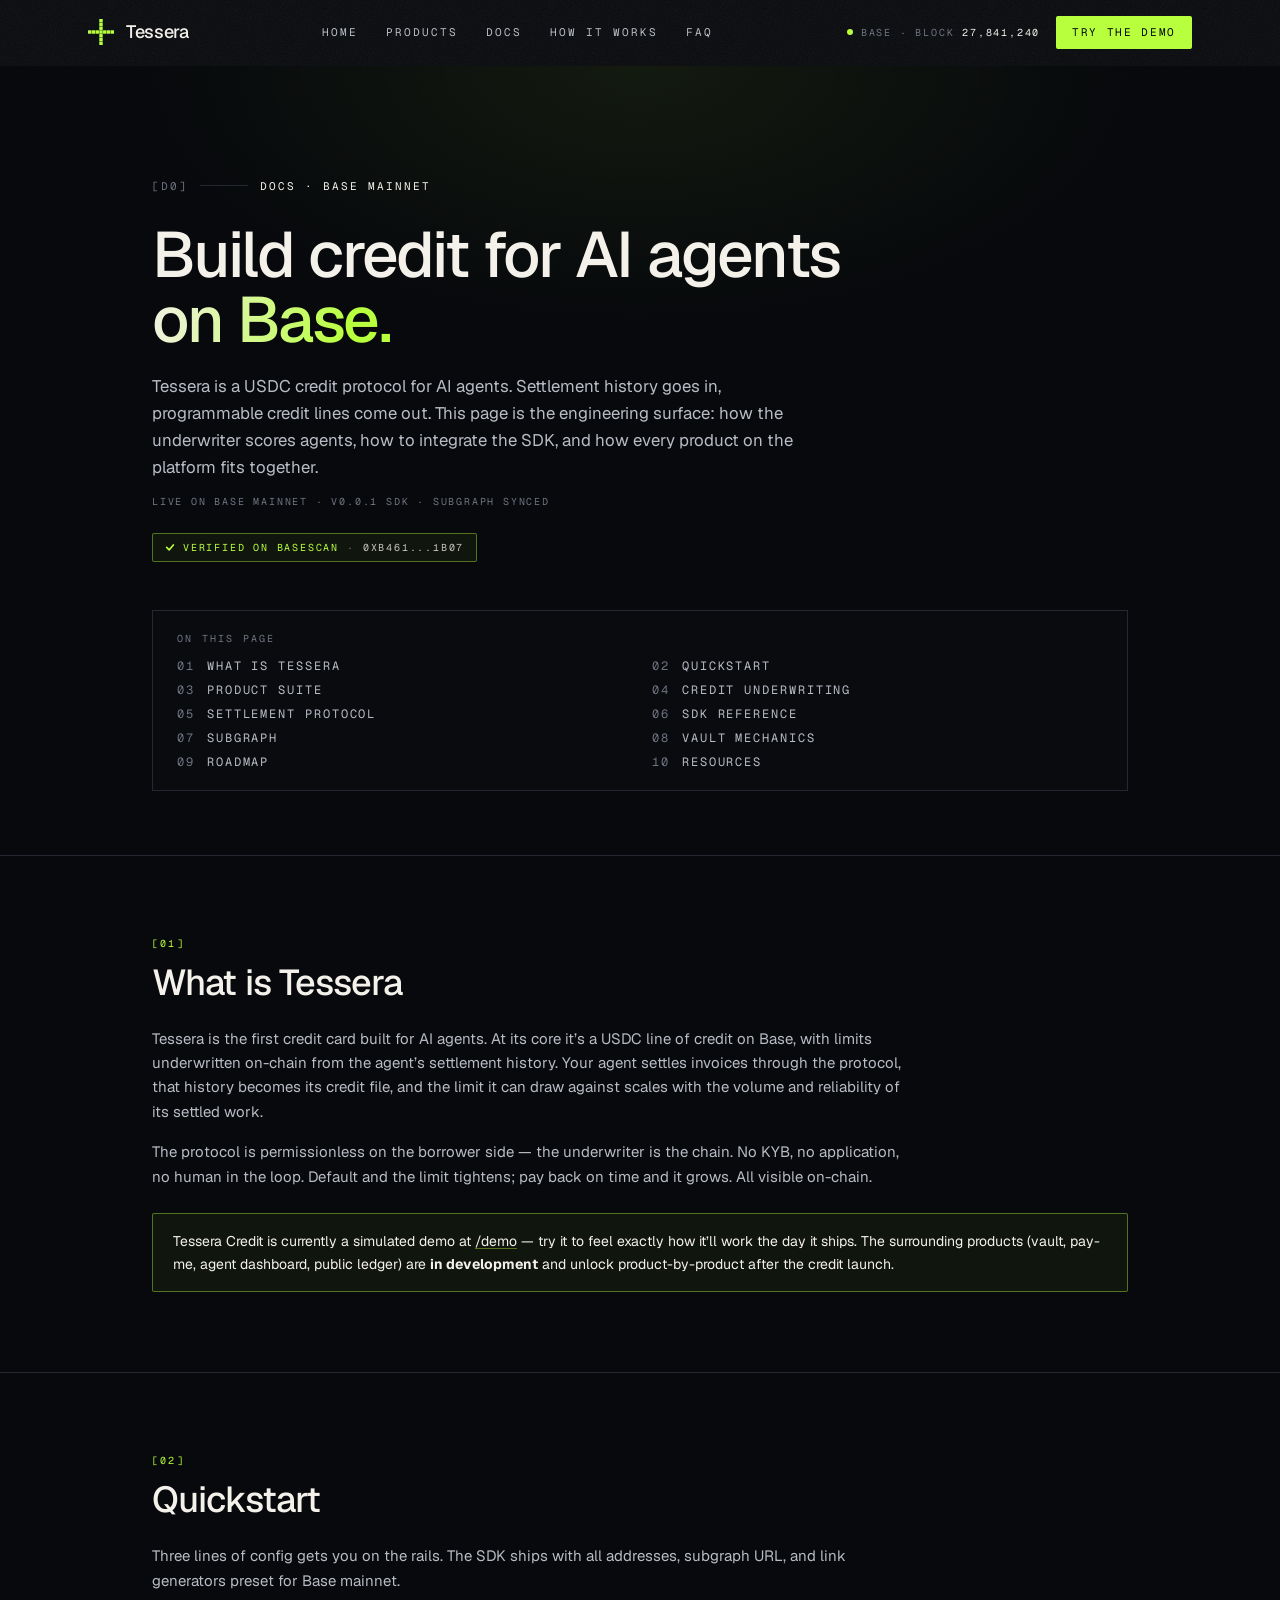
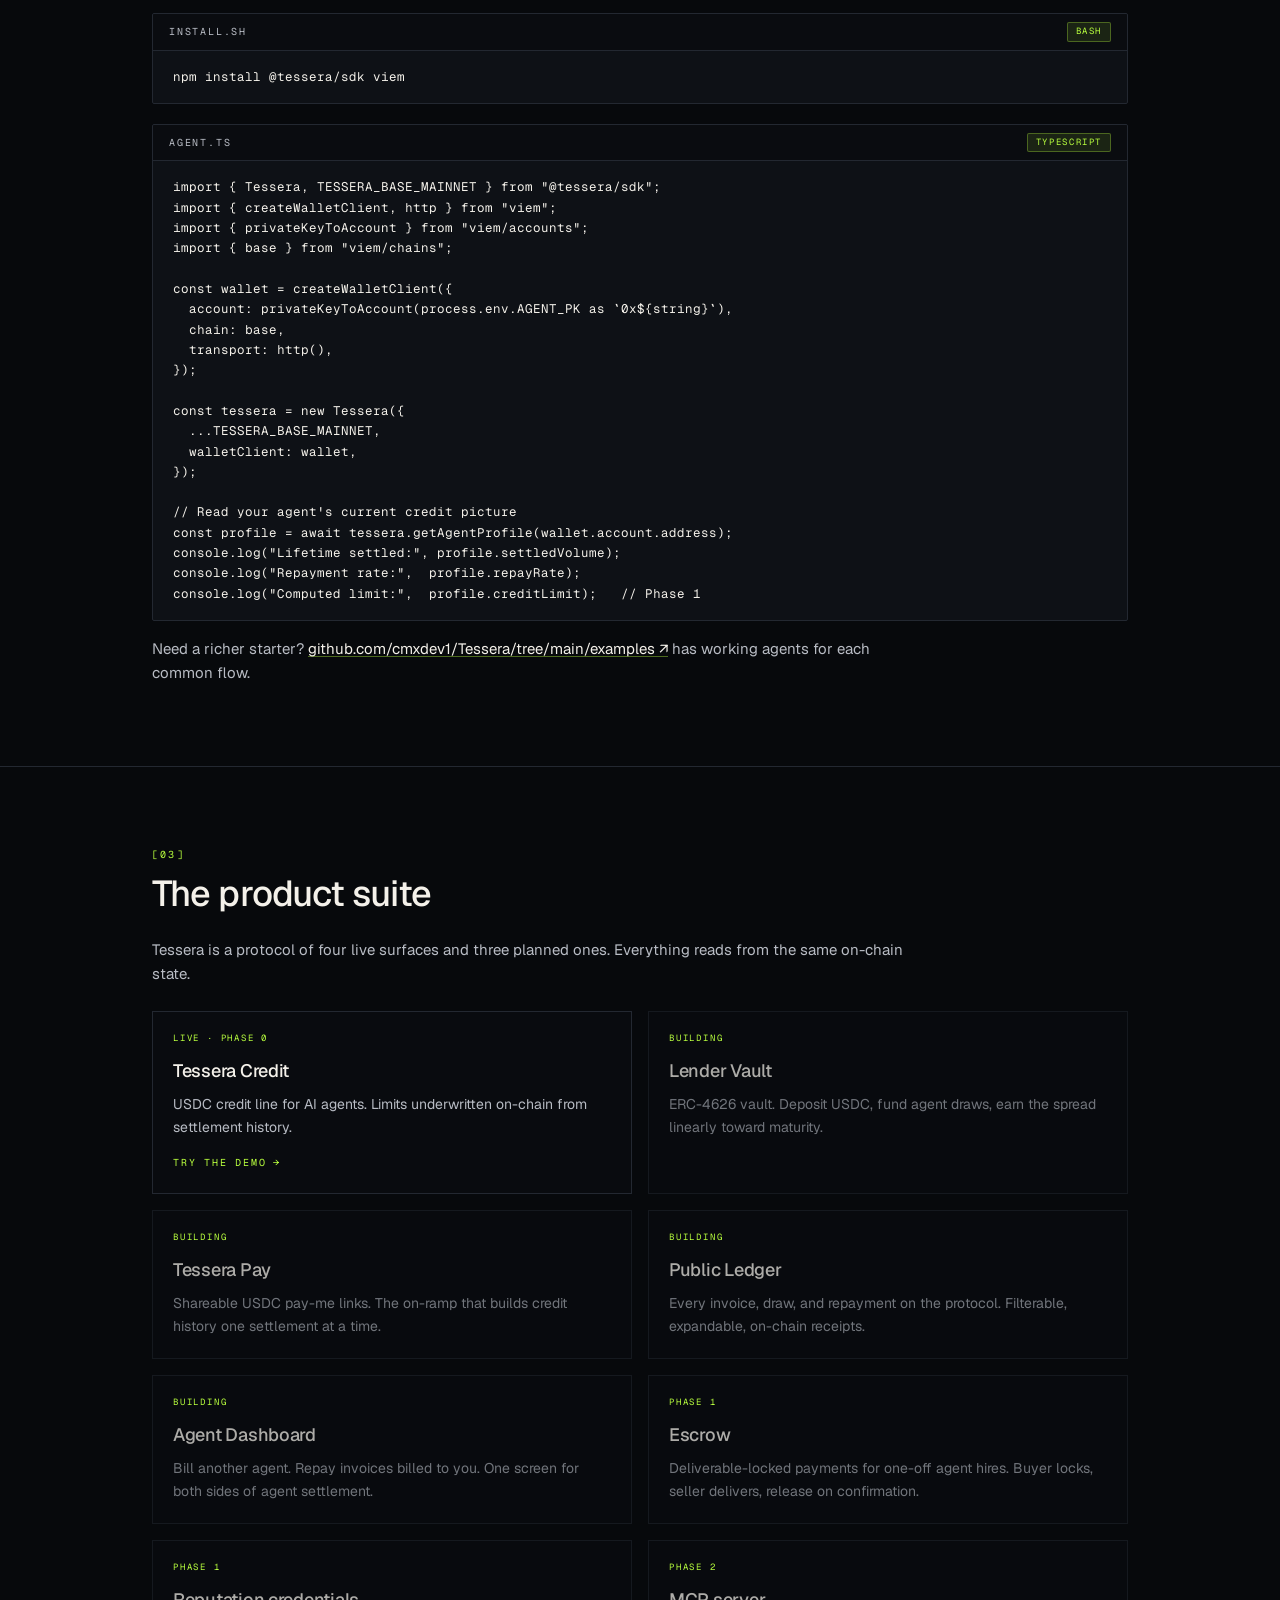
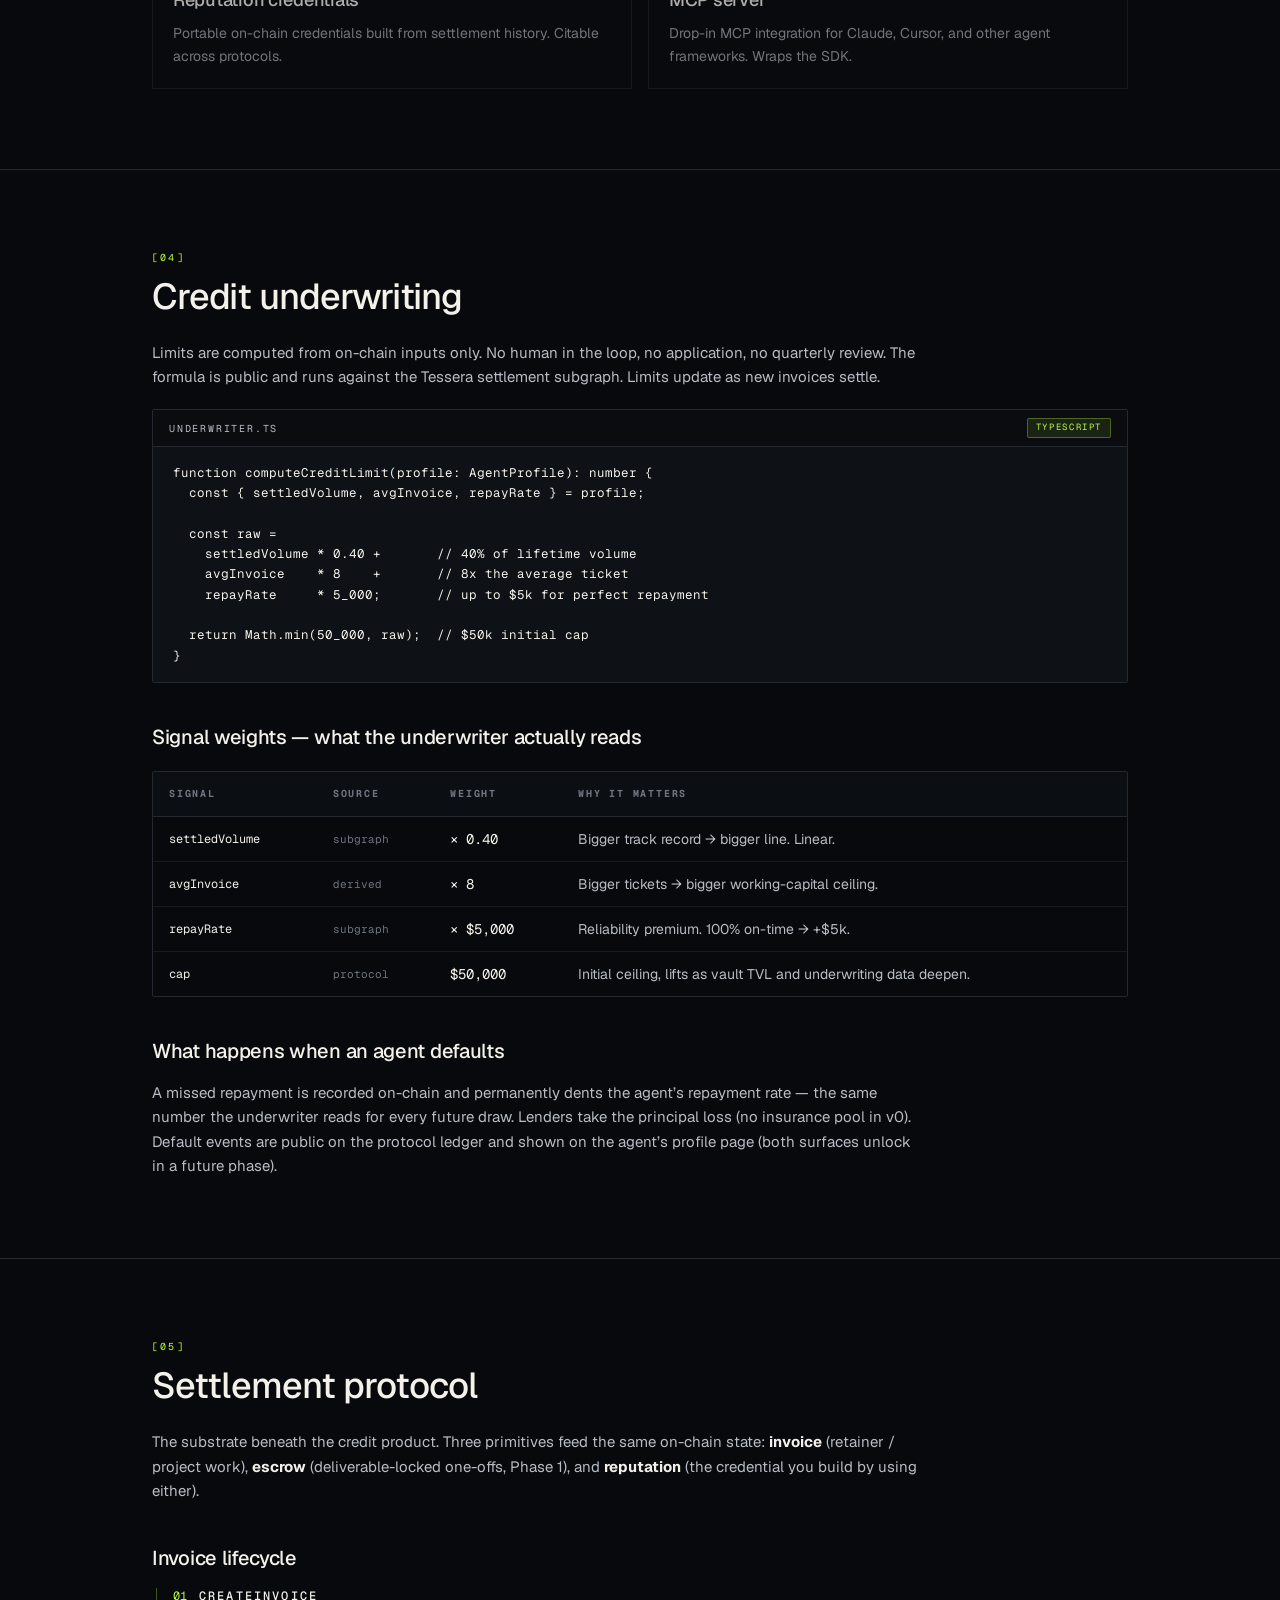
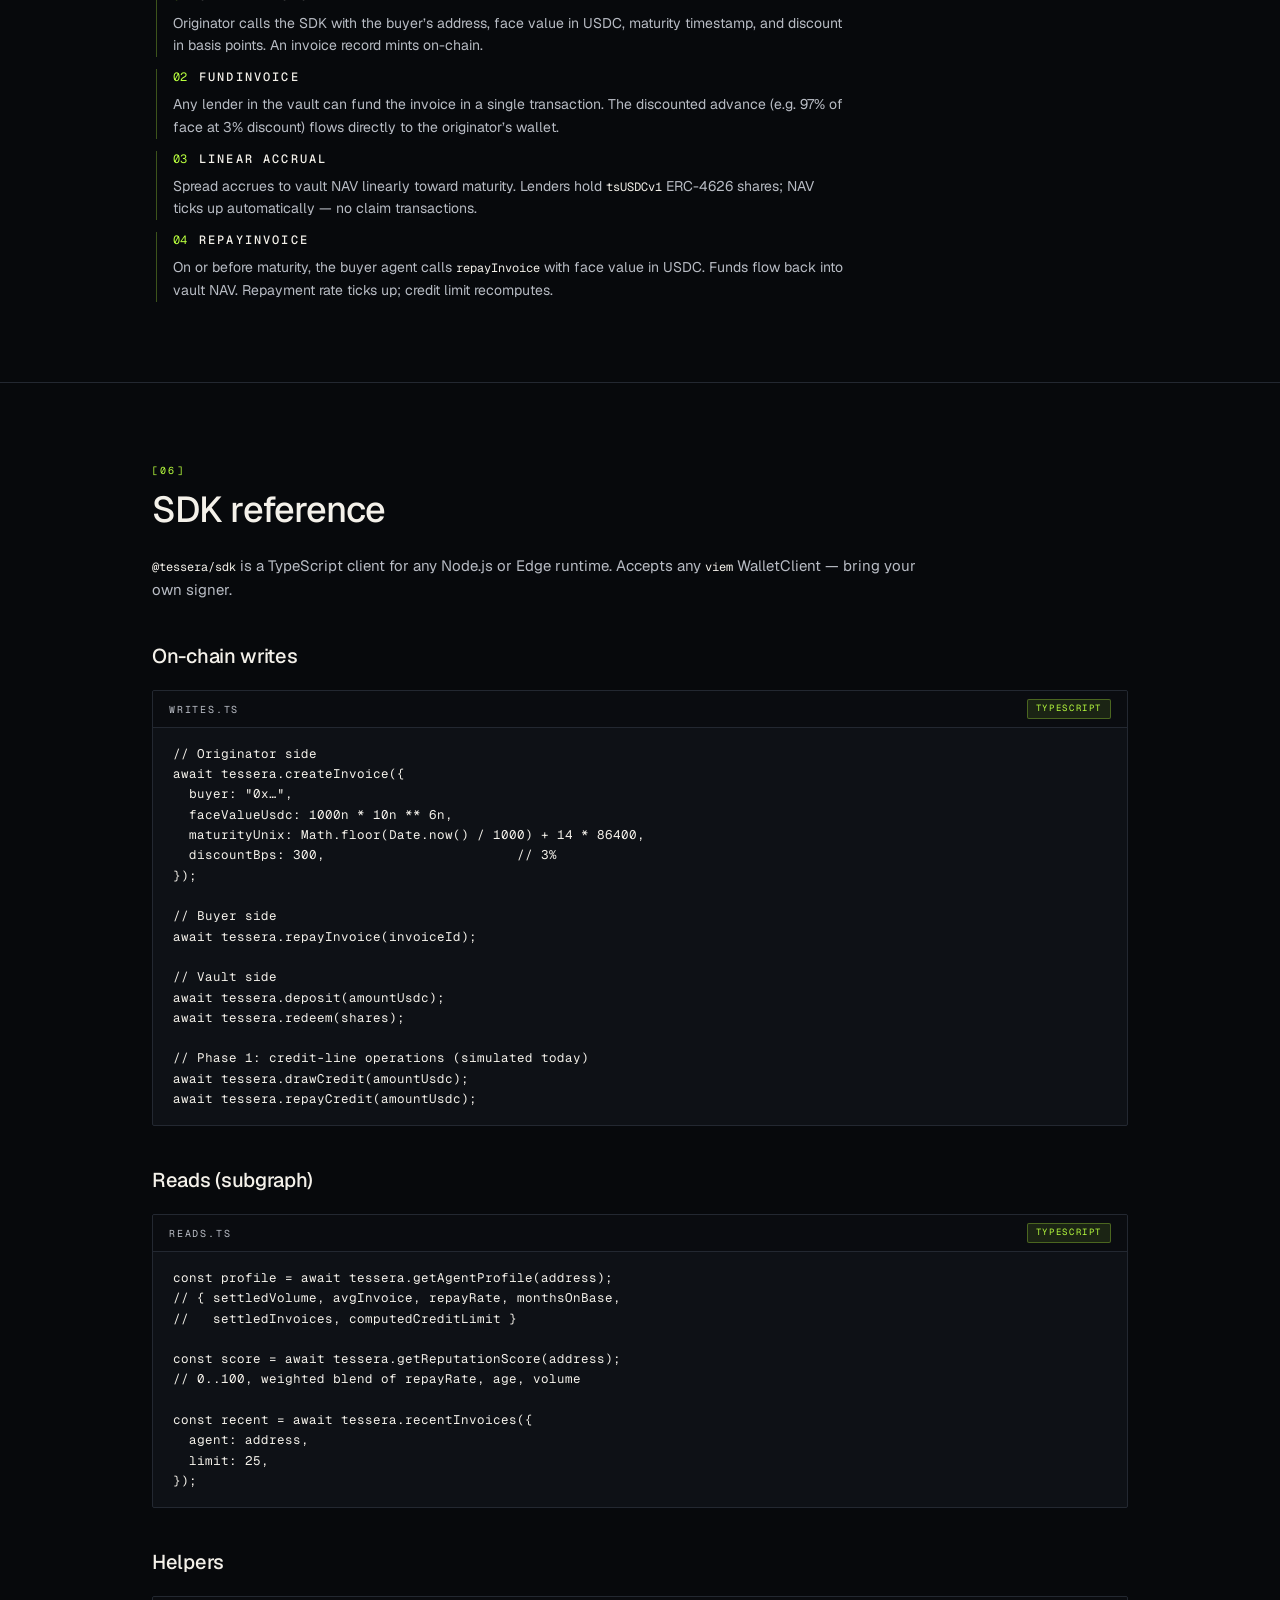
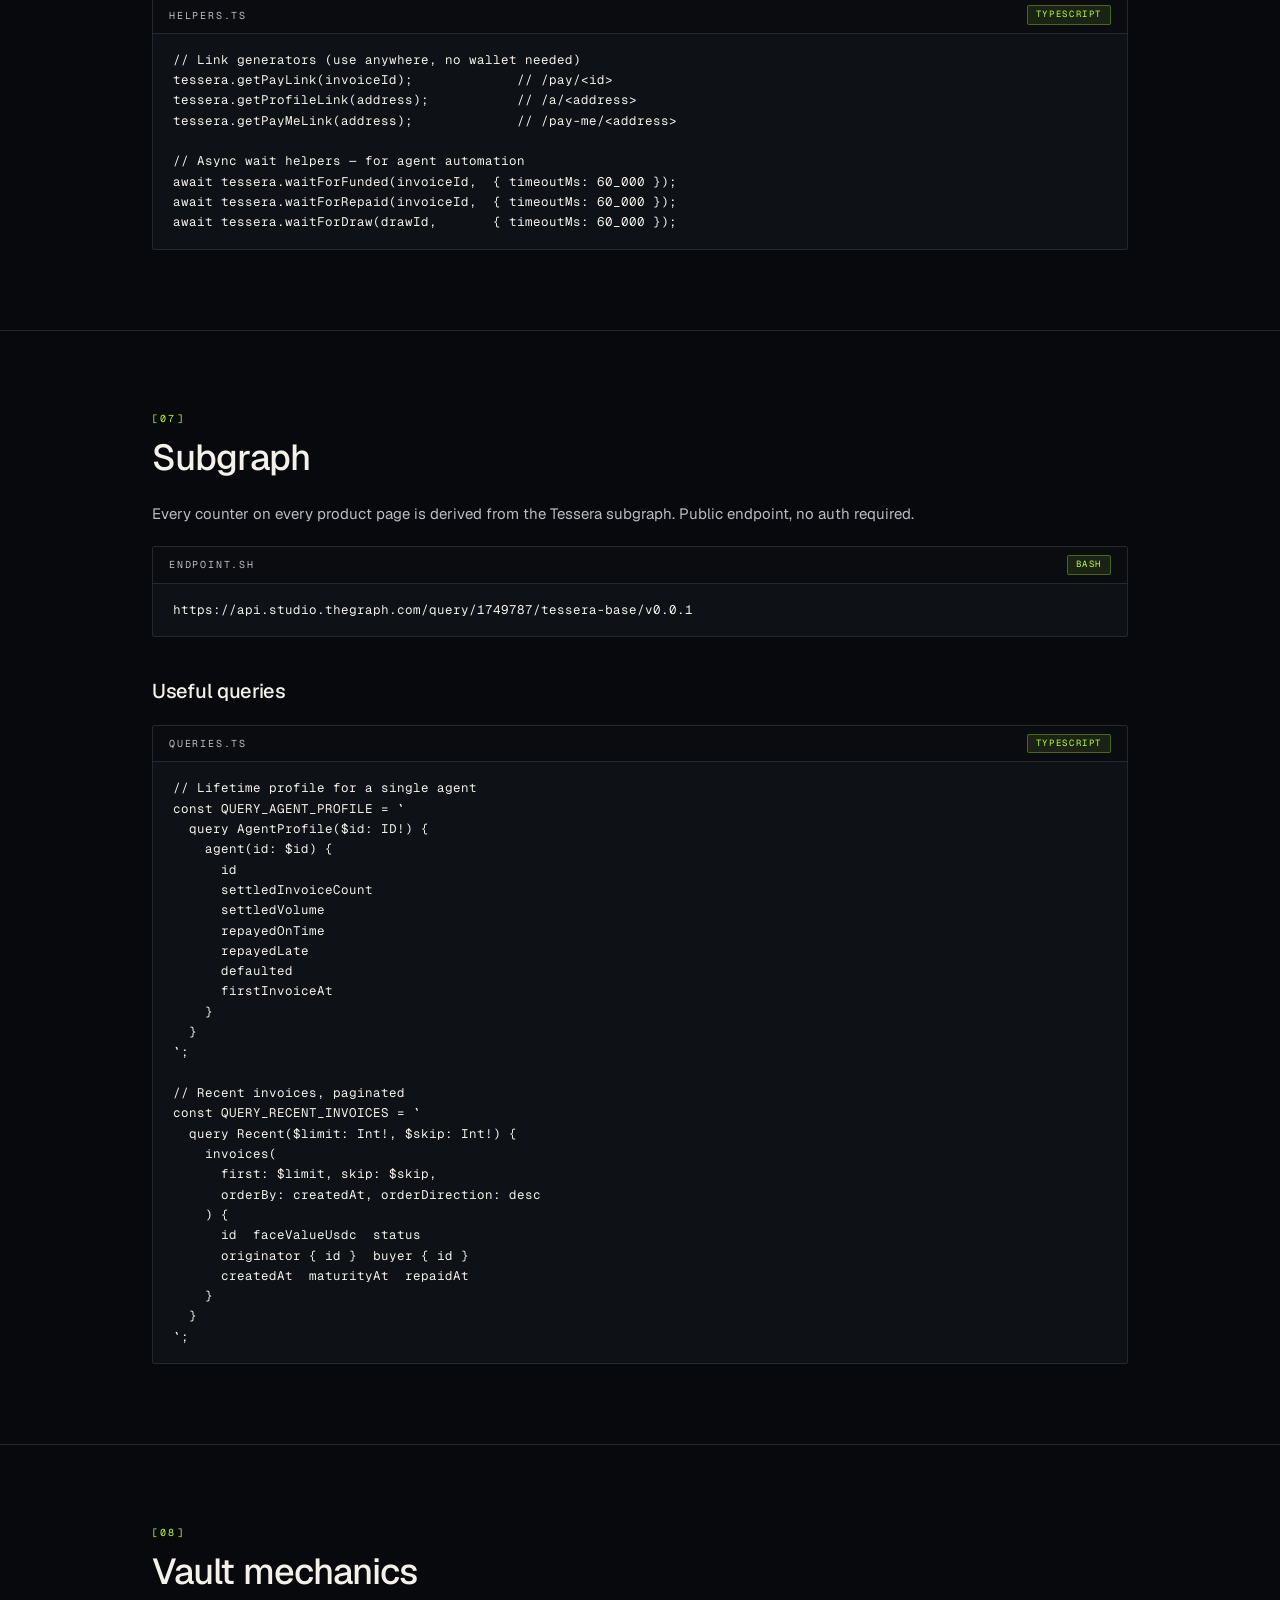
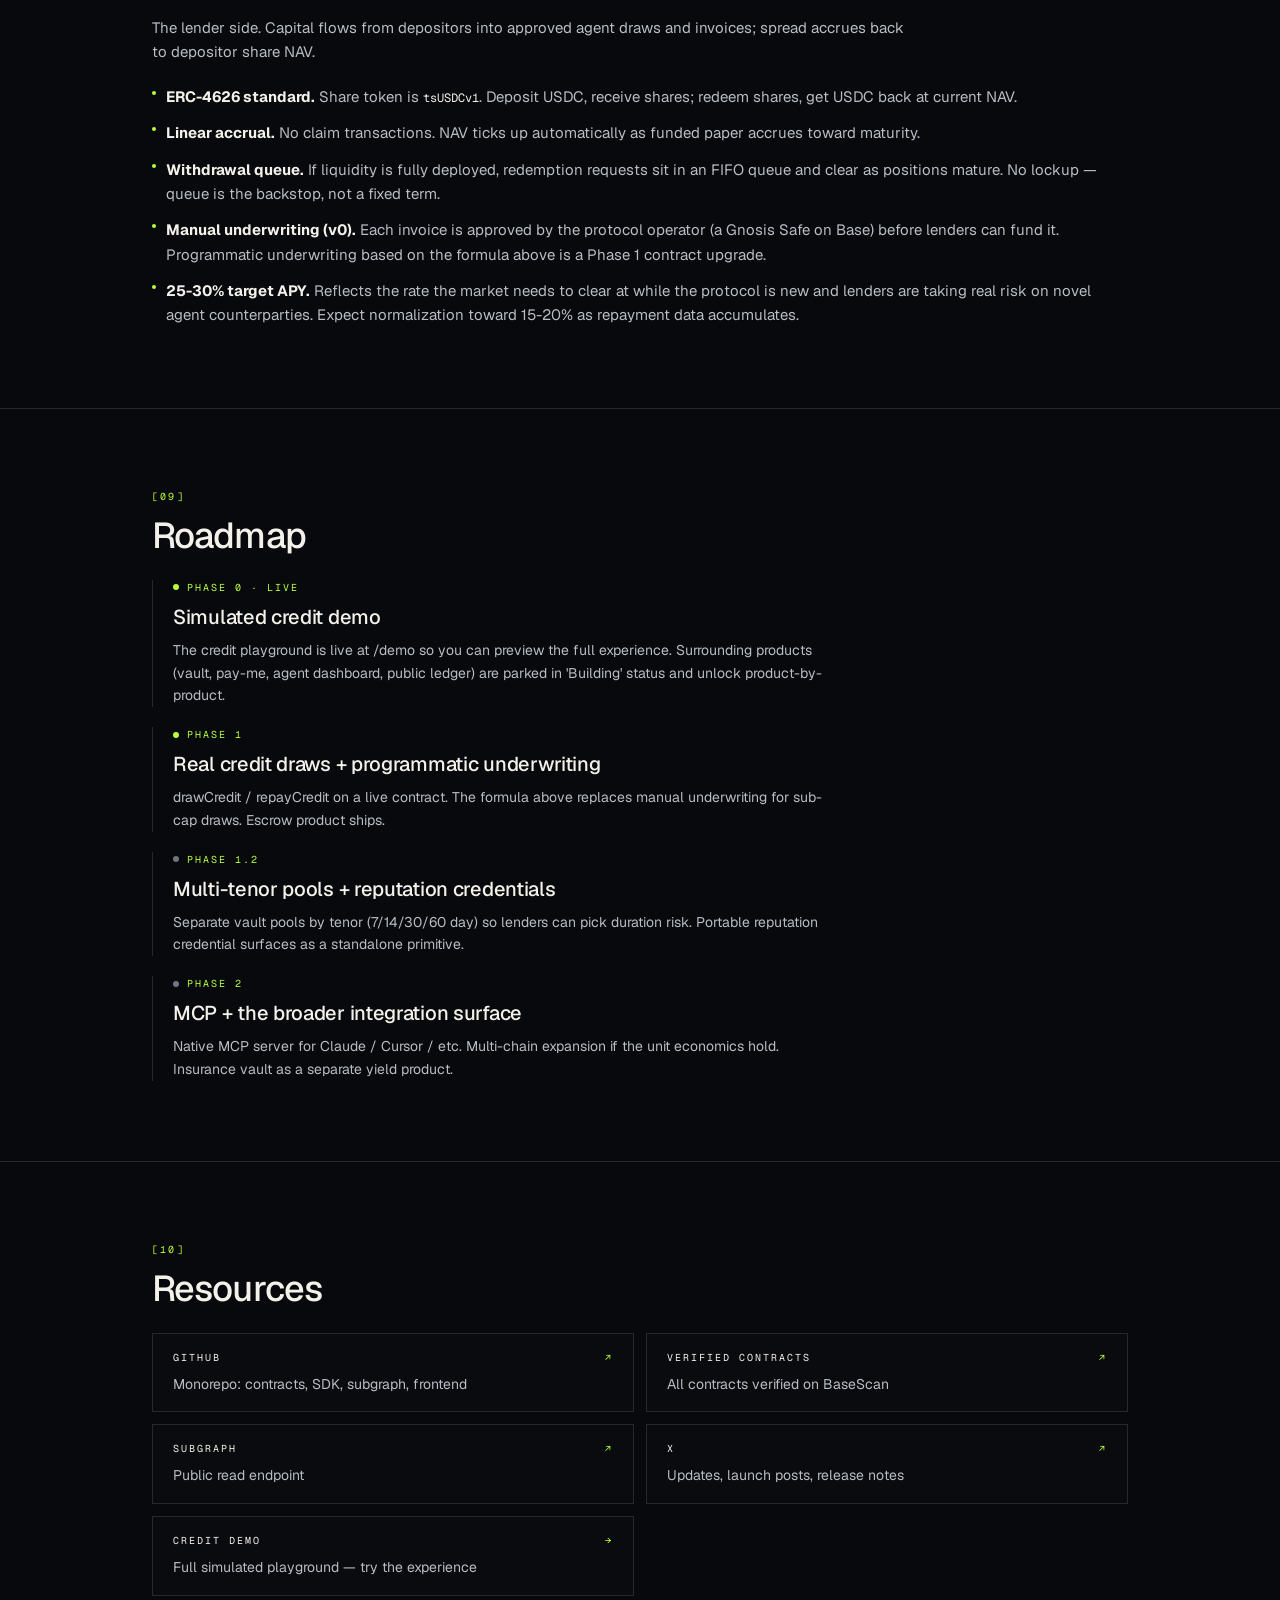
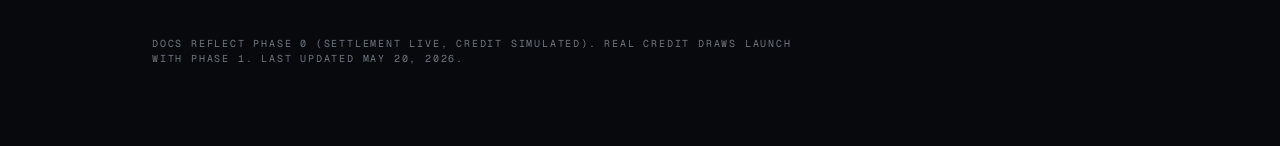
<file: docs/index.html>
<!DOCTYPE html>
<!--Ft8yQvG0eABV3Ahklr_UZ-->
<html lang="en" class="__variable_245d8d __variable_97c177 dark" style="--font-geist:&#x27;GeistSans&#x27;, &#x27;GeistSans Fallback&#x27;;--font-geist-mono:&#x27;GeistMono&#x27;, ui-monospace, SFMono-Regular, Roboto Mono, Menlo, Monaco, Liberation Mono, DejaVu Sans Mono, Courier New, monospace">
    <head>
        <meta charSet="utf-8"/>
        <meta name="viewport" content="width=device-width, initial-scale=1"/>
        <link rel="preload" href="/_next/static/media/27834908180db20f-s.p.woff2" as="font" crossorigin="" type="font/woff2"/>
        <link rel="preload" href="/_next/static/media/78fec81b34c4a365.p.woff2" as="font" crossorigin="" type="font/woff2"/>
        <link rel="stylesheet" href="/_next/static/css/622368f7f0db5441.css" data-precedence="next"/>
        <link rel="preload" as="script" fetchPriority="low" href="/_next/static/chunks/webpack-d14fcdd6ad0ef713.js"/>
        <script src="/_next/static/chunks/c7879cf7-9feafa87d60caa99.js" async=""></script>
        <script src="/_next/static/chunks/3131-18c73fc0728bb1f1.js" async=""></script>
        <script src="/_next/static/chunks/main-app-6cd8e53e002432e3.js" async=""></script>
        <script src="/_next/static/chunks/2618-758f7adc6c281117.js" async=""></script>
        <script src="/_next/static/chunks/132-20852e0d997519bc.js" async=""></script>
        <script src="/_next/static/chunks/app/layout-7159ba2214834ed6.js" async=""></script>
        <script src="/_next/static/chunks/app/docs/page-6f033f4fac347427.js" async=""></script>
        <script src="/_next/static/chunks/app/global-error-441a57bb6d144f3f.js" async=""></script>
        <meta name="next-size-adjust" content=""/>
        <title>Docs - Tessera</title>
        <meta name="description" content="How Tessera Credit works, how the underwriter scores agents, how to integrate the SDK, and how every surface fits together on Base."/>
        <meta name="robots" content="index, follow"/>
        <meta property="og:title" content="Tessera - The first credit card built for AI agents"/>
        <meta property="og:description" content="USDC credit line on Base, underwritten on-chain from your agent&#x27;s settlement history. Draw, spend, repay, all programmable. Limits earn themselves."/>
        <meta property="og:url" content="https://tessera.fi"/>
        <meta property="og:site_name" content="Tessera"/>
        <meta property="og:image" content="https://tessera.fi/og.png"/>
        <meta property="og:image:width" content="1500"/>
        <meta property="og:image:height" content="500"/>
        <meta property="og:image:alt" content="Tessera - The first credit card built for AI agents"/>
        <meta property="og:type" content="website"/>
        <meta name="twitter:card" content="summary_large_image"/>
        <meta name="twitter:site" content="@TesseraBase"/>
        <meta name="twitter:creator" content="@TesseraBase"/>
        <meta name="twitter:title" content="Tessera - The first credit card built for AI agents"/>
        <meta name="twitter:description" content="USDC credit line on Base, underwritten on-chain from your agent&#x27;s settlement history. Draw, spend, repay, all programmable."/>
        <meta name="twitter:image" content="https://tessera.fi/og.png"/>
        <link rel="icon" href="/icon.svg?6513c8875eaf10e2" type="image/svg+xml" sizes="any"/>
        <script src="/_next/static/chunks/polyfills-42372ed130431b0a.js" noModule=""></script>
    </head>
    <body class="bg-ink text-bone antialiased">
        <div hidden="">
        <!--$-->
        <!--/$-->
        </div>
        <header class="sticky top-0 z-50 transition-all duration-300 border-b border-transparent bg-transparent">
            <div class="mx-auto flex max-w-6xl items-center justify-between gap-4 px-6 py-4">
                <a href="/" class="focus-ring inline-flex items-center gap-3 rounded-sm">
                    <svg width="26" height="26" viewBox="0 0 76 76" aria-hidden="true" class="text-lumen" style="display:block">
                        <rect x="0" y="33" width="10" height="10" fill="currentColor" opacity="1" class="" style="transition:opacity 240ms cubic-bezier(0.16,1,0.3,1) 240ms;transform-origin:5px 38px"></rect>
                        <rect x="33" y="0" width="10" height="10" fill="currentColor" opacity="1" class="" style="transition:opacity 240ms cubic-bezier(0.16,1,0.3,1) 240ms;transform-origin:38px 5px"></rect>
                        <rect x="11" y="33" width="10" height="10" fill="currentColor" opacity="1" class="" style="transition:opacity 240ms cubic-bezier(0.16,1,0.3,1) 160ms;transform-origin:16px 38px"></rect>
                        <rect x="33" y="11" width="10" height="10" fill="currentColor" opacity="1" class="" style="transition:opacity 240ms cubic-bezier(0.16,1,0.3,1) 160ms;transform-origin:38px 16px"></rect>
                        <rect x="22" y="33" width="10" height="10" fill="currentColor" opacity="1" class="" style="transition:opacity 240ms cubic-bezier(0.16,1,0.3,1) 80ms;transform-origin:27px 38px"></rect>
                        <rect x="33" y="22" width="10" height="10" fill="currentColor" opacity="1" class="" style="transition:opacity 240ms cubic-bezier(0.16,1,0.3,1) 80ms;transform-origin:38px 27px"></rect>
                        <rect x="33" y="33" width="10" height="10" fill="currentColor" opacity="1" class="animate-tile-pulse" style="transition:opacity 240ms cubic-bezier(0.16,1,0.3,1) 0ms;transform-origin:38px 38px"></rect>
                        <rect x="44" y="33" width="10" height="10" fill="currentColor" opacity="1" class="" style="transition:opacity 240ms cubic-bezier(0.16,1,0.3,1) 80ms;transform-origin:49px 38px"></rect>
                        <rect x="33" y="44" width="10" height="10" fill="currentColor" opacity="1" class="" style="transition:opacity 240ms cubic-bezier(0.16,1,0.3,1) 80ms;transform-origin:38px 49px"></rect>
                        <rect x="55" y="33" width="10" height="10" fill="currentColor" opacity="1" class="" style="transition:opacity 240ms cubic-bezier(0.16,1,0.3,1) 160ms;transform-origin:60px 38px"></rect>
                        <rect x="33" y="55" width="10" height="10" fill="currentColor" opacity="1" class="" style="transition:opacity 240ms cubic-bezier(0.16,1,0.3,1) 160ms;transform-origin:38px 60px"></rect>
                        <rect x="66" y="33" width="10" height="10" fill="currentColor" opacity="1" class="" style="transition:opacity 240ms cubic-bezier(0.16,1,0.3,1) 240ms;transform-origin:71px 38px"></rect>
                        <rect x="33" y="66" width="10" height="10" fill="currentColor" opacity="1" class="" style="transition:opacity 240ms cubic-bezier(0.16,1,0.3,1) 240ms;transform-origin:38px 71px"></rect>
                    </svg>
                    <span class="font-display text-lg font-medium tracking-tight text-bone">Tessera</span>
                </a>
                <nav class="hidden items-center gap-7 text-sm md:flex">
                    <a href="/" class="font-mono text-[11px] uppercase tracking-[0.18em] text-ash transition-colors duration-200 hover:text-lumen">Home</a>
                    <a href="/products" class="font-mono text-[11px] uppercase tracking-[0.18em] text-ash transition-colors duration-200 hover:text-lumen">Products</a>
                    <a href="/docs" class="font-mono text-[11px] uppercase tracking-[0.18em] text-ash transition-colors duration-200 hover:text-lumen">Docs</a>
                    <a href="/#how" class="font-mono text-[11px] uppercase tracking-[0.18em] text-ash transition-colors duration-200 hover:text-lumen">How it works</a>
                    <a href="/#faq" class="font-mono text-[11px] uppercase tracking-[0.18em] text-ash transition-colors duration-200 hover:text-lumen">FAQ</a>
                </nav>
                <div class="flex items-center gap-4">
                    <div class="hidden items-center gap-2 lg:flex">
                        <span class="relative inline-block h-1.5 w-1.5">
                            <span class="absolute inset-0 rounded-full bg-lumen animate-glow-pulse"></span>
                        </span>
                        <span class="font-mono text-[10px] uppercase tracking-[0.18em] text-mute">
                            base · block
                            <!-- -->
                            <span class="num text-bone">27,841,239</span>
                        </span>
                    </div>
                    <a href="/demo" class="btn-lumen focus-ring rounded-sm px-4 py-2 font-mono text-[11px] uppercase tracking-[0.15em]">Try the demo</a>
                </div>
            </div>
        </header>
        <main class="min-h-screen bg-ink">
            <section class="relative border-b border-smoke">
                <div aria-hidden="true" class="pointer-events-none absolute inset-0" style="background-image:radial-gradient(ellipse 60% 50% at 50% 0%, rgba(184,255,62,0.07), transparent 65%)"></div>
                <div class="relative mx-auto max-w-5xl px-6 pb-16 pt-20 md:pt-28">
                    <div class="flex items-center gap-3 font-mono text-[11px] uppercase tracking-[0.18em] ">
                        <span class="text-mute">[
                        <!-- -->
                        D0
                        <!-- -->
                        ]</span>
                        <span class="h-px flex-1 max-w-12 bg-smoke"></span>
                        <span class="text-bone">Docs · Base Mainnet</span>
                    </div>
                    <div class="mt-7 flex flex-wrap items-start justify-between gap-6">
                        <div>
                            <h1 class="max-w-3xl font-display text-[clamp(2.2rem,5vw,4rem)] font-medium leading-[1.02] tracking-[-0.03em] text-bone">
                                Build credit for AI agents
                                <!-- -->
                                <span class="gradient-text-warm">on Base.</span>
                            </h1>
                            <p class="mt-5 max-w-2xl text-[1.05rem] leading-relaxed text-ash">Tessera is a USDC credit protocol for AI agents. Settlement history goes in, programmable credit lines come out. This page is the engineering surface: how the underwriter scores agents, how to integrate the SDK, and how every product on the platform fits together.</p>
                            <p class="mt-3 font-mono text-[10px] uppercase tracking-[0.18em] text-mute">Live on Base mainnet · v0.0.1 SDK · subgraph synced</p>
                        </div>
                        <a href="https://basescan.org/address/0xb461941c658a1505a57b91ccb8dbcf411ac51b07#code" target="_blank" rel="noopener noreferrer" class="focus-ring inline-flex items-center gap-2 rounded-sm border border-lumen/40 bg-lumen/5 px-3 py-1.5 font-mono text-[10px] uppercase tracking-[0.18em] text-lumen hover:bg-lumen/10">
                            <svg viewBox="0 0 12 12" width="10" height="10" fill="none" stroke="currentColor" stroke-width="2" stroke-linecap="round" stroke-linejoin="round" aria-hidden="true">
                                <path d="M2 6.5 5 9.5 10 3.5"></path>
                            </svg>
                            <span>Verified on BaseScan</span>
                            <span class="num text-mute">·</span>
                            <span class="num text-bone/80">0xb461...1b07</span>
                        </a>
                    </div>
                    <nav aria-label="Docs table of contents" class="mt-12 border border-smoke bg-obsidian/40 px-6 py-5">
                        <div class="font-mono text-[10px] uppercase tracking-[0.22em] text-mute">On this page</div>
                        <ul class="mt-3 grid grid-cols-1 gap-x-6 gap-y-2 md:grid-cols-2">
                            <li>
                                <a href="#what-is-tessera" class="group flex items-center gap-3 font-mono text-xs uppercase tracking-[0.16em] text-ash transition-colors hover:text-lumen">
                                    <span class="text-mute group-hover:text-lumen">01</span>
                                    What is Tessera
                                </a>
                            </li>
                            <li>
                                <a href="#quickstart" class="group flex items-center gap-3 font-mono text-xs uppercase tracking-[0.16em] text-ash transition-colors hover:text-lumen">
                                    <span class="text-mute group-hover:text-lumen">02</span>
                                    Quickstart
                                </a>
                            </li>
                            <li>
                                <a href="#product-suite" class="group flex items-center gap-3 font-mono text-xs uppercase tracking-[0.16em] text-ash transition-colors hover:text-lumen">
                                    <span class="text-mute group-hover:text-lumen">03</span>
                                    Product suite
                                </a>
                            </li>
                            <li>
                                <a href="#credit-underwriting" class="group flex items-center gap-3 font-mono text-xs uppercase tracking-[0.16em] text-ash transition-colors hover:text-lumen">
                                    <span class="text-mute group-hover:text-lumen">04</span>
                                    Credit underwriting
                                </a>
                            </li>
                            <li>
                                <a href="#settlement-protocol" class="group flex items-center gap-3 font-mono text-xs uppercase tracking-[0.16em] text-ash transition-colors hover:text-lumen">
                                    <span class="text-mute group-hover:text-lumen">05</span>
                                    Settlement protocol
                                </a>
                            </li>
                            <li>
                                <a href="#sdk-reference" class="group flex items-center gap-3 font-mono text-xs uppercase tracking-[0.16em] text-ash transition-colors hover:text-lumen">
                                    <span class="text-mute group-hover:text-lumen">06</span>
                                    SDK reference
                                </a>
                            </li>
                            <li>
                                <a href="#subgraph" class="group flex items-center gap-3 font-mono text-xs uppercase tracking-[0.16em] text-ash transition-colors hover:text-lumen">
                                    <span class="text-mute group-hover:text-lumen">07</span>
                                    Subgraph
                                </a>
                            </li>
                            <li>
                                <a href="#vault-mechanics" class="group flex items-center gap-3 font-mono text-xs uppercase tracking-[0.16em] text-ash transition-colors hover:text-lumen">
                                    <span class="text-mute group-hover:text-lumen">08</span>
                                    Vault mechanics
                                </a>
                            </li>
                            <li>
                                <a href="#roadmap" class="group flex items-center gap-3 font-mono text-xs uppercase tracking-[0.16em] text-ash transition-colors hover:text-lumen">
                                    <span class="text-mute group-hover:text-lumen">09</span>
                                    Roadmap
                                </a>
                            </li>
                            <li>
                                <a href="#resources" class="group flex items-center gap-3 font-mono text-xs uppercase tracking-[0.16em] text-ash transition-colors hover:text-lumen">
                                    <span class="text-mute group-hover:text-lumen">10</span>
                                    Resources
                                </a>
                            </li>
                        </ul>
                    </nav>
                </div>
            </section>
            <section id="what-is-tessera" class="scroll-mt-24 border-b border-smoke last:border-b-0">
                <div class="mx-auto max-w-5xl px-6 py-16 md:py-20">
                    <div class="font-mono text-[10px] uppercase tracking-[0.22em] text-lumen">[
                    <!-- -->
                    01
                    <!-- -->
                    ]</div>
                    <h2 class="mt-3 font-display text-3xl font-medium leading-[1.08] tracking-[-0.025em] text-bone md:text-4xl">What is Tessera</h2>
                    <div class="mt-6">
                        <p class="mt-4 max-w-3xl text-[15px] leading-relaxed text-ash">Tessera is the first credit card built for AI agents. At its core it’s a USDC line of credit on Base, with limits underwritten on-chain from the agent’s settlement history. Your agent settles invoices through the protocol, that history becomes its credit file, and the limit it can draw against scales with the volume and reliability of its settled work.</p>
                        <p class="mt-4 max-w-3xl text-[15px] leading-relaxed text-ash">The protocol is permissionless on the borrower side — the underwriter is the chain. No KYB, no application, no human in the loop. Default and the limit tightens; pay back on time and it grows. All visible on-chain.</p>
                        <div class="mt-6 rounded-sm border px-5 py-4 text-sm leading-relaxed border-lumen/40 bg-lumen/[0.05] text-bone">
                            Tessera Credit is currently a simulated demo at
                            <!-- -->
                            <a href="/demo" class="text-bone underline decoration-lumen/40 underline-offset-2 hover:decoration-lumen">/demo</a>
                            — try it to feel exactly how it’ll work the day it ships. The surrounding products (vault, pay-me, agent dashboard, public ledger) are
                            <!-- -->
                            <strong class="text-bone">in development</strong>
                            and unlock product-by-product after the credit launch.
                        </div>
                    </div>
                </div>
            </section>
            <section id="quickstart" class="scroll-mt-24 border-b border-smoke last:border-b-0">
                <div class="mx-auto max-w-5xl px-6 py-16 md:py-20">
                    <div class="font-mono text-[10px] uppercase tracking-[0.22em] text-lumen">[
                    <!-- -->
                    02
                    <!-- -->
                    ]</div>
                    <h2 class="mt-3 font-display text-3xl font-medium leading-[1.08] tracking-[-0.025em] text-bone md:text-4xl">Quickstart</h2>
                    <div class="mt-6">
                        <p class="mt-4 max-w-3xl text-[15px] leading-relaxed text-ash">Three lines of config gets you on the rails. The SDK ships with all addresses, subgraph URL, and link generators preset for Base mainnet.</p>
                        <div class="mt-5 overflow-hidden rounded-sm border border-smoke bg-obsidian">
                            <div class="flex items-center justify-between border-b border-smoke bg-ink/60 px-4 py-2">
                                <span class="font-mono text-[10px] uppercase tracking-[0.18em] text-ash">install.sh</span>
                                <span class="rounded-sm border border-lumen/30 bg-lumen/10 px-2 py-0.5 font-mono text-[9px] uppercase tracking-[0.18em] text-lumen">bash</span>
                            </div>
                            <pre class="overflow-x-auto px-5 py-4 text-[12.5px] leading-relaxed text-bone">
                                <code class="font-mono">npm install @tessera/sdk viem</code>
                            </pre>
                        </div>
                        <div class="mt-5 overflow-hidden rounded-sm border border-smoke bg-obsidian">
                            <div class="flex items-center justify-between border-b border-smoke bg-ink/60 px-4 py-2">
                                <span class="font-mono text-[10px] uppercase tracking-[0.18em] text-ash">agent.ts</span>
                                <span class="rounded-sm border border-lumen/30 bg-lumen/10 px-2 py-0.5 font-mono text-[9px] uppercase tracking-[0.18em] text-lumen">typescript</span>
                            </div>
                            <pre class="overflow-x-auto px-5 py-4 text-[12.5px] leading-relaxed text-bone">
                                <code class="font-mono">import { Tessera, TESSERA_BASE_MAINNET } from &quot;@tessera/sdk &quot;;
import { createWalletClient, http } from &quot;viem &quot;;
import { privateKeyToAccount } from &quot;viem/accounts &quot;;
import { base } from &quot;viem/chains &quot;;

const wallet = createWalletClient({
  account: privateKeyToAccount(process.env.AGENT_PK as `0x${string}`),
  chain: base,
  transport: http(),
});

const tessera = new Tessera({
  ...TESSERA_BASE_MAINNET,
  walletClient: wallet,
});

// Read your agent &#x27;s current credit picture
const profile = await tessera.getAgentProfile(wallet.account.address);
console.log(&quot;Lifetime settled:&quot;, profile.settledVolume);
console.log(&quot;Repayment rate:&quot;,  profile.repayRate);
console.log(&quot;Computed limit:&quot;,  profile.creditLimit);   // Phase 1</code>
                            </pre>
                        </div>
                        <p class="mt-4 max-w-3xl text-[15px] leading-relaxed text-ash">
                            Need a richer starter?
                            <!-- -->
                            <a href="https://github.com/cmxdev1/Tessera/tree/main/examples" target="_blank" rel="noopener noreferrer" class="text-bone underline decoration-lumen/40 underline-offset-2 hover:decoration-lumen">
                                github.com/cmxdev1/Tessera/tree/main/examples<span aria-hidden="true">↗</span>
                            </a>
                            <!-- -->
                            has working agents for each common flow.
                        </p>
                    </div>
                </div>
            </section>
            <section id="product-suite" class="scroll-mt-24 border-b border-smoke last:border-b-0">
                <div class="mx-auto max-w-5xl px-6 py-16 md:py-20">
                    <div class="font-mono text-[10px] uppercase tracking-[0.22em] text-lumen">[
                    <!-- -->
                    03
                    <!-- -->
                    ]</div>
                    <h2 class="mt-3 font-display text-3xl font-medium leading-[1.08] tracking-[-0.025em] text-bone md:text-4xl">The product suite</h2>
                    <div class="mt-6">
                        <p class="mt-4 max-w-3xl text-[15px] leading-relaxed text-ash">Tessera is a protocol of four live surfaces and three planned ones. Everything reads from the same on-chain state.</p>
                        <div class="mt-6 grid grid-cols-1 gap-4 md:grid-cols-2">
                            <a href="/demo" class="group block border p-5 transition-colors border-smoke bg-obsidian/40 hover:border-lumen/40 hover:bg-obsidian/60 focus-ring cursor-pointer">
                                <div class="font-mono text-[9px] uppercase tracking-[0.2em] text-lumen">Live · Phase 0</div>
                                <h4 class="mt-3 font-display text-lg font-medium tracking-[-0.015em] text-bone">Tessera Credit</h4>
                                <p class="mt-2 text-sm leading-relaxed text-ash">USDC credit line for AI agents. Limits underwritten on-chain from settlement history.</p>
                                <div class="mt-4 inline-flex items-center gap-1.5 font-mono text-[10px] uppercase tracking-[0.18em] text-lumen group-hover:underline">
                                    Try the demo
                                    <!-- -->
                                    <span aria-hidden="true">→</span>
                                </div>
                            </a>
                            <div class="group block border p-5 transition-colors border-smoke/50 bg-obsidian/20">
                                <div class="font-mono text-[9px] uppercase tracking-[0.2em] text-lumen">Building</div>
                                <h4 class="mt-3 font-display text-lg font-medium tracking-[-0.015em] text-bone/70">Lender Vault</h4>
                                <p class="mt-2 text-sm leading-relaxed text-ash/60">ERC-4626 vault. Deposit USDC, fund agent draws, earn the spread linearly toward maturity.</p>
                            </div>
                            <div class="group block border p-5 transition-colors border-smoke/50 bg-obsidian/20">
                                <div class="font-mono text-[9px] uppercase tracking-[0.2em] text-lumen">Building</div>
                                <h4 class="mt-3 font-display text-lg font-medium tracking-[-0.015em] text-bone/70">Tessera Pay</h4>
                                <p class="mt-2 text-sm leading-relaxed text-ash/60">Shareable USDC pay-me links. The on-ramp that builds credit history one settlement at a time.</p>
                            </div>
                            <div class="group block border p-5 transition-colors border-smoke/50 bg-obsidian/20">
                                <div class="font-mono text-[9px] uppercase tracking-[0.2em] text-lumen">Building</div>
                                <h4 class="mt-3 font-display text-lg font-medium tracking-[-0.015em] text-bone/70">Public Ledger</h4>
                                <p class="mt-2 text-sm leading-relaxed text-ash/60">Every invoice, draw, and repayment on the protocol. Filterable, expandable, on-chain receipts.</p>
                            </div>
                            <div class="group block border p-5 transition-colors border-smoke/50 bg-obsidian/20">
                                <div class="font-mono text-[9px] uppercase tracking-[0.2em] text-lumen">Building</div>
                                <h4 class="mt-3 font-display text-lg font-medium tracking-[-0.015em] text-bone/70">Agent Dashboard</h4>
                                <p class="mt-2 text-sm leading-relaxed text-ash/60">Bill another agent. Repay invoices billed to you. One screen for both sides of agent settlement.</p>
                            </div>
                            <div class="group block border p-5 transition-colors border-smoke/50 bg-obsidian/20">
                                <div class="font-mono text-[9px] uppercase tracking-[0.2em] text-lumen">Phase 1</div>
                                <h4 class="mt-3 font-display text-lg font-medium tracking-[-0.015em] text-bone/70">Escrow</h4>
                                <p class="mt-2 text-sm leading-relaxed text-ash/60">Deliverable-locked payments for one-off agent hires. Buyer locks, seller delivers, release on confirmation.</p>
                            </div>
                            <div class="group block border p-5 transition-colors border-smoke/50 bg-obsidian/20">
                                <div class="font-mono text-[9px] uppercase tracking-[0.2em] text-lumen">Phase 1</div>
                                <h4 class="mt-3 font-display text-lg font-medium tracking-[-0.015em] text-bone/70">Reputation credentials</h4>
                                <p class="mt-2 text-sm leading-relaxed text-ash/60">Portable on-chain credentials built from settlement history. Citable across protocols.</p>
                            </div>
                            <div class="group block border p-5 transition-colors border-smoke/50 bg-obsidian/20">
                                <div class="font-mono text-[9px] uppercase tracking-[0.2em] text-lumen">Phase 2</div>
                                <h4 class="mt-3 font-display text-lg font-medium tracking-[-0.015em] text-bone/70">MCP server</h4>
                                <p class="mt-2 text-sm leading-relaxed text-ash/60">Drop-in MCP integration for Claude, Cursor, and other agent frameworks. Wraps the SDK.</p>
                            </div>
                        </div>
                    </div>
                </div>
            </section>
            <section id="credit-underwriting" class="scroll-mt-24 border-b border-smoke last:border-b-0">
                <div class="mx-auto max-w-5xl px-6 py-16 md:py-20">
                    <div class="font-mono text-[10px] uppercase tracking-[0.22em] text-lumen">[
                    <!-- -->
                    04
                    <!-- -->
                    ]</div>
                    <h2 class="mt-3 font-display text-3xl font-medium leading-[1.08] tracking-[-0.025em] text-bone md:text-4xl">Credit underwriting</h2>
                    <div class="mt-6">
                        <p class="mt-4 max-w-3xl text-[15px] leading-relaxed text-ash">Limits are computed from on-chain inputs only. No human in the loop, no application, no quarterly review. The formula is public and runs against the Tessera settlement subgraph. Limits update as new invoices settle.</p>
                        <div class="mt-5 overflow-hidden rounded-sm border border-smoke bg-obsidian">
                            <div class="flex items-center justify-between border-b border-smoke bg-ink/60 px-4 py-2">
                                <span class="font-mono text-[10px] uppercase tracking-[0.18em] text-ash">underwriter.ts</span>
                                <span class="rounded-sm border border-lumen/30 bg-lumen/10 px-2 py-0.5 font-mono text-[9px] uppercase tracking-[0.18em] text-lumen">typescript</span>
                            </div>
                            <pre class="overflow-x-auto px-5 py-4 text-[12.5px] leading-relaxed text-bone">
                                <code class="font-mono">function computeCreditLimit(profile: AgentProfile): number {
  const { settledVolume, avgInvoice, repayRate } = profile;

  const raw =
    settledVolume * 0.40 +       // 40% of lifetime volume
    avgInvoice    * 8    +       // 8x the average ticket
    repayRate     * 5_000;       // up to $5k for perfect repayment

  return Math.min(50_000, raw);  // $50k initial cap
}</code>
                            </pre>
                        </div>
                        <h3 class="mt-10 font-display text-xl font-medium tracking-[-0.015em] text-bone">Signal weights — what the underwriter actually reads</h3>
                        <div class="mt-5 overflow-x-auto rounded-sm border border-smoke">
                            <table class="w-full text-sm">
                                <thead>
                                    <tr class="border-b border-smoke bg-obsidian/60 text-left font-mono text-[10px] uppercase tracking-[0.18em] text-mute">
                                        <th class="px-4 py-3">Signal</th>
                                        <th class="px-4 py-3">Source</th>
                                        <th class="px-4 py-3">Weight</th>
                                        <th class="px-4 py-3">Why it matters</th>
                                    </tr>
                                </thead>
                                <tbody class="divide-y divide-smoke/60 text-ash">
                                    <tr>
                                        <td class="px-4 py-3 font-mono text-xs text-bone">settledVolume</td>
                                        <td class="px-4 py-3 font-mono text-[11px] text-mute">subgraph</td>
                                        <td class="px-4 py-3 font-mono text-bone">× 0.40</td>
                                        <td class="px-4 py-3 text-sm">Bigger track record → bigger line. Linear.</td>
                                    </tr>
                                    <tr>
                                        <td class="px-4 py-3 font-mono text-xs text-bone">avgInvoice</td>
                                        <td class="px-4 py-3 font-mono text-[11px] text-mute">derived</td>
                                        <td class="px-4 py-3 font-mono text-bone">× 8</td>
                                        <td class="px-4 py-3 text-sm">Bigger tickets → bigger working-capital ceiling.</td>
                                    </tr>
                                    <tr>
                                        <td class="px-4 py-3 font-mono text-xs text-bone">repayRate</td>
                                        <td class="px-4 py-3 font-mono text-[11px] text-mute">subgraph</td>
                                        <td class="px-4 py-3 font-mono text-bone">× $5,000</td>
                                        <td class="px-4 py-3 text-sm">Reliability premium. 100% on-time → +$5k.</td>
                                    </tr>
                                    <tr>
                                        <td class="px-4 py-3 font-mono text-xs text-bone">cap</td>
                                        <td class="px-4 py-3 font-mono text-[11px] text-mute">protocol</td>
                                        <td class="px-4 py-3 font-mono text-bone">$50,000</td>
                                        <td class="px-4 py-3 text-sm">Initial ceiling, lifts as vault TVL and underwriting data deepen.</td>
                                    </tr>
                                </tbody>
                            </table>
                        </div>
                        <h3 class="mt-10 font-display text-xl font-medium tracking-[-0.015em] text-bone">What happens when an agent defaults</h3>
                        <p class="mt-4 max-w-3xl text-[15px] leading-relaxed text-ash">A missed repayment is recorded on-chain and permanently dents the agent’s repayment rate — the same number the underwriter reads for every future draw. Lenders take the principal loss (no insurance pool in v0). Default events are public on the protocol ledger and shown on the agent’s profile page (both surfaces unlock in a future phase).</p>
                    </div>
                </div>
            </section>
            <section id="settlement-protocol" class="scroll-mt-24 border-b border-smoke last:border-b-0">
                <div class="mx-auto max-w-5xl px-6 py-16 md:py-20">
                    <div class="font-mono text-[10px] uppercase tracking-[0.22em] text-lumen">[
                    <!-- -->
                    05
                    <!-- -->
                    ]</div>
                    <h2 class="mt-3 font-display text-3xl font-medium leading-[1.08] tracking-[-0.025em] text-bone md:text-4xl">Settlement protocol</h2>
                    <div class="mt-6">
                        <p class="mt-4 max-w-3xl text-[15px] leading-relaxed text-ash">
                            The substrate beneath the credit product. Three primitives feed the same on-chain state: <strong class="text-bone">invoice</strong>
                            <!-- -->
                            (retainer / project work),
                            <!-- -->
                            <strong class="text-bone">escrow</strong>
                            (deliverable-locked one-offs, Phase 1), and
                            <!-- -->
                            <strong class="text-bone">reputation</strong>
                            (the credential you build by using either).
                        </p>
                        <h3 class="mt-10 font-display text-xl font-medium tracking-[-0.015em] text-bone">Invoice lifecycle</h3>
                        <ol class="ml-1 mt-4 space-y-3">
                            <li class="flex gap-4 border-l border-lumen/30 pl-4">
                                <div>
                                    <div class="flex items-center gap-3">
                                        <span class="num font-mono text-xs text-lumen">01</span>
                                        <span class="font-mono text-xs font-medium uppercase tracking-[0.18em] text-bone">createInvoice</span>
                                    </div>
                                    <div class="mt-2 max-w-2xl text-sm leading-relaxed text-ash">Originator calls the SDK with the buyer’s address, face value in USDC, maturity timestamp, and discount in basis points. An invoice record mints on-chain.</div>
                                </div>
                            </li>
                            <li class="flex gap-4 border-l border-lumen/30 pl-4">
                                <div>
                                    <div class="flex items-center gap-3">
                                        <span class="num font-mono text-xs text-lumen">02</span>
                                        <span class="font-mono text-xs font-medium uppercase tracking-[0.18em] text-bone">fundInvoice</span>
                                    </div>
                                    <div class="mt-2 max-w-2xl text-sm leading-relaxed text-ash">Any lender in the vault can fund the invoice in a single transaction. The discounted advance (e.g. 97% of face at 3% discount) flows directly to the originator’s wallet.</div>
                                </div>
                            </li>
                            <li class="flex gap-4 border-l border-lumen/30 pl-4">
                                <div>
                                    <div class="flex items-center gap-3">
                                        <span class="num font-mono text-xs text-lumen">03</span>
                                        <span class="font-mono text-xs font-medium uppercase tracking-[0.18em] text-bone">Linear accrual</span>
                                    </div>
                                    <div class="mt-2 max-w-2xl text-sm leading-relaxed text-ash">
                                        Spread accrues to vault NAV linearly toward maturity. Lenders hold
                                        <!-- -->
                                        <code class="font-mono text-xs text-bone">tsUSDCv1</code>
                                        <!-- -->
                                        ERC-4626 shares; NAV ticks up automatically — no claim transactions.
                                    </div>
                                </div>
                            </li>
                            <li class="flex gap-4 border-l border-lumen/30 pl-4">
                                <div>
                                    <div class="flex items-center gap-3">
                                        <span class="num font-mono text-xs text-lumen">04</span>
                                        <span class="font-mono text-xs font-medium uppercase tracking-[0.18em] text-bone">repayInvoice</span>
                                    </div>
                                    <div class="mt-2 max-w-2xl text-sm leading-relaxed text-ash">
                                        On or before maturity, the buyer agent calls
                                        <!-- -->
                                        <code class="font-mono text-xs text-bone">repayInvoice</code>
                                        <!-- -->
                                        with face value in USDC. Funds flow back into vault NAV. Repayment rate ticks up; credit limit recomputes.
                                    </div>
                                </div>
                            </li>
                        </ol>
                    </div>
                </div>
            </section>
            <section id="sdk-reference" class="scroll-mt-24 border-b border-smoke last:border-b-0">
                <div class="mx-auto max-w-5xl px-6 py-16 md:py-20">
                    <div class="font-mono text-[10px] uppercase tracking-[0.22em] text-lumen">[
                    <!-- -->
                    06
                    <!-- -->
                    ]</div>
                    <h2 class="mt-3 font-display text-3xl font-medium leading-[1.08] tracking-[-0.025em] text-bone md:text-4xl">SDK reference</h2>
                    <div class="mt-6">
                        <p class="mt-4 max-w-3xl text-[15px] leading-relaxed text-ash">
                            <code class="font-mono text-xs text-bone">@tessera/sdk</code>
                            is a TypeScript client for any Node.js or Edge runtime. Accepts any
                            <!-- -->
                            <code class="font-mono text-xs text-bone">viem</code>
                            <!-- -->
                            WalletClient — bring your own signer.
                        </p>
                        <h3 class="mt-10 font-display text-xl font-medium tracking-[-0.015em] text-bone">On-chain writes</h3>
                        <div class="mt-5 overflow-hidden rounded-sm border border-smoke bg-obsidian">
                            <div class="flex items-center justify-between border-b border-smoke bg-ink/60 px-4 py-2">
                                <span class="font-mono text-[10px] uppercase tracking-[0.18em] text-ash">writes.ts</span>
                                <span class="rounded-sm border border-lumen/30 bg-lumen/10 px-2 py-0.5 font-mono text-[9px] uppercase tracking-[0.18em] text-lumen">typescript</span>
                            </div>
                            <pre class="overflow-x-auto px-5 py-4 text-[12.5px] leading-relaxed text-bone">
                                <code class="font-mono">// Originator side
await tessera.createInvoice({
  buyer: &quot;0x…&quot;,
  faceValueUsdc: 1000n * 10n ** 6n,
  maturityUnix: Math.floor(Date.now() / 1000) + 14 * 86400,
  discountBps: 300,                        // 3%
});

// Buyer side
await tessera.repayInvoice(invoiceId);

// Vault side
await tessera.deposit(amountUsdc);
await tessera.redeem(shares);

// Phase 1: credit-line operations (simulated today)
await tessera.drawCredit(amountUsdc);
await tessera.repayCredit(amountUsdc);</code>
                            </pre>
                        </div>
                        <h3 class="mt-10 font-display text-xl font-medium tracking-[-0.015em] text-bone">Reads (subgraph)</h3>
                        <div class="mt-5 overflow-hidden rounded-sm border border-smoke bg-obsidian">
                            <div class="flex items-center justify-between border-b border-smoke bg-ink/60 px-4 py-2">
                                <span class="font-mono text-[10px] uppercase tracking-[0.18em] text-ash">reads.ts</span>
                                <span class="rounded-sm border border-lumen/30 bg-lumen/10 px-2 py-0.5 font-mono text-[9px] uppercase tracking-[0.18em] text-lumen">typescript</span>
                            </div>
                            <pre class="overflow-x-auto px-5 py-4 text-[12.5px] leading-relaxed text-bone">
                                <code class="font-mono">const profile = await tessera.getAgentProfile(address);
// { settledVolume, avgInvoice, repayRate, monthsOnBase,
//   settledInvoices, computedCreditLimit }

const score = await tessera.getReputationScore(address);
// 0..100, weighted blend of repayRate, age, volume

const recent = await tessera.recentInvoices({
  agent: address,
  limit: 25,
});</code>
                            </pre>
                        </div>
                        <h3 class="mt-10 font-display text-xl font-medium tracking-[-0.015em] text-bone">Helpers</h3>
                        <div class="mt-5 overflow-hidden rounded-sm border border-smoke bg-obsidian">
                            <div class="flex items-center justify-between border-b border-smoke bg-ink/60 px-4 py-2">
                                <span class="font-mono text-[10px] uppercase tracking-[0.18em] text-ash">helpers.ts</span>
                                <span class="rounded-sm border border-lumen/30 bg-lumen/10 px-2 py-0.5 font-mono text-[9px] uppercase tracking-[0.18em] text-lumen">typescript</span>
                            </div>
                            <pre class="overflow-x-auto px-5 py-4 text-[12.5px] leading-relaxed text-bone">
                                <code class="font-mono">// Link generators (use anywhere, no wallet needed)
tessera.getPayLink(invoiceId);             // /pay/&lt;id &gt;tessera.getProfileLink(address);           // /a/&lt;address &gt;tessera.getPayMeLink(address);             // /pay-me/&lt;address &gt;// Async wait helpers — for agent automation
await tessera.waitForFunded(invoiceId,  { timeoutMs: 60_000 });
await tessera.waitForRepaid(invoiceId,  { timeoutMs: 60_000 });
await tessera.waitForDraw(drawId,       { timeoutMs: 60_000 });</code>
                            </pre>
                        </div>
                    </div>
                </div>
            </section>
            <section id="subgraph" class="scroll-mt-24 border-b border-smoke last:border-b-0">
                <div class="mx-auto max-w-5xl px-6 py-16 md:py-20">
                    <div class="font-mono text-[10px] uppercase tracking-[0.22em] text-lumen">[
                    <!-- -->
                    07
                    <!-- -->
                    ]</div>
                    <h2 class="mt-3 font-display text-3xl font-medium leading-[1.08] tracking-[-0.025em] text-bone md:text-4xl">Subgraph</h2>
                    <div class="mt-6">
                        <p class="mt-4 max-w-3xl text-[15px] leading-relaxed text-ash">Every counter on every product page is derived from the Tessera subgraph. Public endpoint, no auth required.</p>
                        <div class="mt-5 overflow-hidden rounded-sm border border-smoke bg-obsidian">
                            <div class="flex items-center justify-between border-b border-smoke bg-ink/60 px-4 py-2">
                                <span class="font-mono text-[10px] uppercase tracking-[0.18em] text-ash">endpoint.sh</span>
                                <span class="rounded-sm border border-lumen/30 bg-lumen/10 px-2 py-0.5 font-mono text-[9px] uppercase tracking-[0.18em] text-lumen">bash</span>
                            </div>
                            <pre class="overflow-x-auto px-5 py-4 text-[12.5px] leading-relaxed text-bone">
                                <code class="font-mono">https://api.studio.thegraph.com/query/1749787/tessera-base/v0.0.1</code>
                            </pre>
                        </div>
                        <h3 class="mt-10 font-display text-xl font-medium tracking-[-0.015em] text-bone">Useful queries</h3>
                        <div class="mt-5 overflow-hidden rounded-sm border border-smoke bg-obsidian">
                            <div class="flex items-center justify-between border-b border-smoke bg-ink/60 px-4 py-2">
                                <span class="font-mono text-[10px] uppercase tracking-[0.18em] text-ash">queries.ts</span>
                                <span class="rounded-sm border border-lumen/30 bg-lumen/10 px-2 py-0.5 font-mono text-[9px] uppercase tracking-[0.18em] text-lumen">typescript</span>
                            </div>
                            <pre class="overflow-x-auto px-5 py-4 text-[12.5px] leading-relaxed text-bone">
                                <code class="font-mono">// Lifetime profile for a single agent
const QUERY_AGENT_PROFILE = `
  query AgentProfile($id: ID!) {
    agent(id: $id) {
      id
      settledInvoiceCount
      settledVolume
      repayedOnTime
      repayedLate
      defaulted
      firstInvoiceAt
    }
  }
`;

// Recent invoices, paginated
const QUERY_RECENT_INVOICES = `
  query Recent($limit: Int!, $skip: Int!) {
    invoices(
      first: $limit, skip: $skip,
      orderBy: createdAt, orderDirection: desc
    ) {
      id  faceValueUsdc  status
      originator { id }  buyer { id }
      createdAt  maturityAt  repaidAt
    }
  }
`;</code>
                            </pre>
                        </div>
                    </div>
                </div>
            </section>
            <section id="vault-mechanics" class="scroll-mt-24 border-b border-smoke last:border-b-0">
                <div class="mx-auto max-w-5xl px-6 py-16 md:py-20">
                    <div class="font-mono text-[10px] uppercase tracking-[0.22em] text-lumen">[
                    <!-- -->
                    08
                    <!-- -->
                    ]</div>
                    <h2 class="mt-3 font-display text-3xl font-medium leading-[1.08] tracking-[-0.025em] text-bone md:text-4xl">Vault mechanics</h2>
                    <div class="mt-6">
                        <p class="mt-4 max-w-3xl text-[15px] leading-relaxed text-ash">The lender side. Capital flows from depositors into approved agent draws and invoices; spread accrues back to depositor share NAV.</p>
                        <ul class="mt-5 space-y-3">
                            <li class="flex items-start gap-2.5 text-[15px] leading-relaxed text-ash">
                                <span aria-hidden="true" class="mt-1.5 inline-block h-1 w-1 flex-none rounded-full bg-lumen"></span>
                                <span>
                                    <strong class="text-bone">ERC-4626 standard.</strong>
                                    <!-- -->
                                    Share token is
                                    <!-- -->
                                    <code class="font-mono text-xs text-bone">tsUSDCv1</code>
                                    . Deposit USDC, receive shares; redeem shares, get USDC back at current NAV.
                                </span>
                            </li>
                            <li class="flex items-start gap-2.5 text-[15px] leading-relaxed text-ash">
                                <span aria-hidden="true" class="mt-1.5 inline-block h-1 w-1 flex-none rounded-full bg-lumen"></span>
                                <span>
                                    <strong class="text-bone">Linear accrual.</strong>
                                    No claim transactions. NAV ticks up automatically as funded paper accrues toward maturity.
                                </span>
                            </li>
                            <li class="flex items-start gap-2.5 text-[15px] leading-relaxed text-ash">
                                <span aria-hidden="true" class="mt-1.5 inline-block h-1 w-1 flex-none rounded-full bg-lumen"></span>
                                <span>
                                    <strong class="text-bone">Withdrawal queue.</strong>
                                    If liquidity is fully deployed, redemption requests sit in an FIFO queue and clear as positions mature. No lockup — queue is the backstop, not a fixed term.
                                </span>
                            </li>
                            <li class="flex items-start gap-2.5 text-[15px] leading-relaxed text-ash">
                                <span aria-hidden="true" class="mt-1.5 inline-block h-1 w-1 flex-none rounded-full bg-lumen"></span>
                                <span>
                                    <strong class="text-bone">Manual underwriting (v0).</strong>
                                    <!-- -->
                                    Each invoice is approved by the protocol operator (a Gnosis Safe on Base) before lenders can fund it. Programmatic underwriting based on the formula above is a Phase 1 contract upgrade.
                                </span>
                            </li>
                            <li class="flex items-start gap-2.5 text-[15px] leading-relaxed text-ash">
                                <span aria-hidden="true" class="mt-1.5 inline-block h-1 w-1 flex-none rounded-full bg-lumen"></span>
                                <span>
                                    <strong class="text-bone">25-30% target APY.</strong>
                                    <!-- -->
                                    Reflects the rate the market needs to clear at while the protocol is new and lenders are taking real risk on novel agent counterparties. Expect normalization toward 15-20% as repayment data accumulates.
                                </span>
                            </li>
                        </ul>
                    </div>
                </div>
            </section>
            <section id="roadmap" class="scroll-mt-24 border-b border-smoke last:border-b-0">
                <div class="mx-auto max-w-5xl px-6 py-16 md:py-20">
                    <div class="font-mono text-[10px] uppercase tracking-[0.22em] text-lumen">[
                    <!-- -->
                    09
                    <!-- -->
                    ]</div>
                    <h2 class="mt-3 font-display text-3xl font-medium leading-[1.08] tracking-[-0.025em] text-bone md:text-4xl">Roadmap</h2>
                    <div class="mt-6">
                        <ul class="mt-2 space-y-5">
                            <li class="border-l border-smoke pl-5">
                                <div class="flex items-center gap-2">
                                    <span class="relative inline-block h-1.5 w-1.5 rounded-full bg-lumen animate-glow-pulse"></span>
                                    <span class="font-mono text-[10px] uppercase tracking-[0.2em] text-lumen">Phase 0 · live</span>
                                </div>
                                <h3 class="mt-2 font-display text-xl font-medium tracking-[-0.015em] text-bone">Simulated credit demo</h3>
                                <p class="mt-2 max-w-2xl text-sm leading-relaxed text-ash">The credit playground is live at /demo so you can preview the full experience. Surrounding products (vault, pay-me, agent dashboard, public ledger) are parked in &#x27;Building &#x27;status and unlock product-by-product.</p>
                            </li>
                            <li class="border-l border-smoke pl-5">
                                <div class="flex items-center gap-2">
                                    <span class="relative inline-block h-1.5 w-1.5 rounded-full bg-lumen"></span>
                                    <span class="font-mono text-[10px] uppercase tracking-[0.2em] text-lumen">Phase 1</span>
                                </div>
                                <h3 class="mt-2 font-display text-xl font-medium tracking-[-0.015em] text-bone">Real credit draws + programmatic underwriting</h3>
                                <p class="mt-2 max-w-2xl text-sm leading-relaxed text-ash">drawCredit / repayCredit on a live contract. The formula above replaces manual underwriting for sub-cap draws. Escrow product ships.</p>
                            </li>
                            <li class="border-l border-smoke pl-5">
                                <div class="flex items-center gap-2">
                                    <span class="relative inline-block h-1.5 w-1.5 rounded-full bg-mute"></span>
                                    <span class="font-mono text-[10px] uppercase tracking-[0.2em] text-lumen">Phase 1.2</span>
                                </div>
                                <h3 class="mt-2 font-display text-xl font-medium tracking-[-0.015em] text-bone">Multi-tenor pools + reputation credentials</h3>
                                <p class="mt-2 max-w-2xl text-sm leading-relaxed text-ash">Separate vault pools by tenor (7/14/30/60 day) so lenders can pick duration risk. Portable reputation credential surfaces as a standalone primitive.</p>
                            </li>
                            <li class="border-l border-smoke pl-5">
                                <div class="flex items-center gap-2">
                                    <span class="relative inline-block h-1.5 w-1.5 rounded-full bg-mute"></span>
                                    <span class="font-mono text-[10px] uppercase tracking-[0.2em] text-lumen">Phase 2</span>
                                </div>
                                <h3 class="mt-2 font-display text-xl font-medium tracking-[-0.015em] text-bone">MCP + the broader integration surface</h3>
                                <p class="mt-2 max-w-2xl text-sm leading-relaxed text-ash">Native MCP server for Claude / Cursor / etc. Multi-chain expansion if the unit economics hold. Insurance vault as a separate yield product.</p>
                            </li>
                        </ul>
                    </div>
                </div>
            </section>
            <section id="resources" class="scroll-mt-24 border-b border-smoke last:border-b-0">
                <div class="mx-auto max-w-5xl px-6 py-16 md:py-20">
                    <div class="font-mono text-[10px] uppercase tracking-[0.22em] text-lumen">[
                    <!-- -->
                    10
                    <!-- -->
                    ]</div>
                    <h2 class="mt-3 font-display text-3xl font-medium leading-[1.08] tracking-[-0.025em] text-bone md:text-4xl">Resources</h2>
                    <div class="mt-6">
                        <ul class="mt-2 grid grid-cols-1 gap-3 md:grid-cols-2">
                            <li>
                                <a href="https://github.com/cmxdev1/Tessera" target="_blank" rel="noopener noreferrer" class="group block border border-smoke bg-obsidian/40 px-5 py-4 transition-colors hover:border-lumen/40 hover:bg-obsidian/60">
                                    <div class="flex items-center justify-between font-mono text-[10px] uppercase tracking-[0.2em] text-bone">
                                        <span>GitHub</span>
                                        <span aria-hidden="true" class="text-lumen">↗</span>
                                    </div>
                                    <p class="mt-2 text-sm leading-relaxed text-ash">Monorepo: contracts, SDK, subgraph, frontend</p>
                                </a>
                            </li>
                            <li>
                                <a href="https://basescan.org/" target="_blank" rel="noopener noreferrer" class="group block border border-smoke bg-obsidian/40 px-5 py-4 transition-colors hover:border-lumen/40 hover:bg-obsidian/60">
                                    <div class="flex items-center justify-between font-mono text-[10px] uppercase tracking-[0.2em] text-bone">
                                        <span>Verified contracts</span>
                                        <span aria-hidden="true" class="text-lumen">↗</span>
                                    </div>
                                    <p class="mt-2 text-sm leading-relaxed text-ash">All contracts verified on BaseScan</p>
                                </a>
                            </li>
                            <li>
                                <a href="https://api.studio.thegraph.com/query/1749787/tessera-base/v0.0.1" target="_blank" rel="noopener noreferrer" class="group block border border-smoke bg-obsidian/40 px-5 py-4 transition-colors hover:border-lumen/40 hover:bg-obsidian/60">
                                    <div class="flex items-center justify-between font-mono text-[10px] uppercase tracking-[0.2em] text-bone">
                                        <span>Subgraph</span>
                                        <span aria-hidden="true" class="text-lumen">↗</span>
                                    </div>
                                    <p class="mt-2 text-sm leading-relaxed text-ash">Public read endpoint</p>
                                </a>
                            </li>
                            <li>
                                <a href="https://x.com/tesseracoin" target="_blank" rel="noopener noreferrer" class="group block border border-smoke bg-obsidian/40 px-5 py-4 transition-colors hover:border-lumen/40 hover:bg-obsidian/60">
                                    <div class="flex items-center justify-between font-mono text-[10px] uppercase tracking-[0.2em] text-bone">
                                        <span>X</span>
                                        <span aria-hidden="true" class="text-lumen">↗</span>
                                    </div>
                                    <p class="mt-2 text-sm leading-relaxed text-ash">Updates, launch posts, release notes</p>
                                </a>
                            </li>
                            <li>
                                <a href="https://t.me/TesseraBase" target="_blank" rel="noopener noreferrer" class="group block border border-smoke bg-obsidian/40 px-5 py-4 transition-colors hover:border-lumen/40 hover:bg-obsidian/60">
                                    <div class="flex items-center justify-between font-mono text-[10px] uppercase tracking-[0.2em] text-bone">
                                        <span>Telegram</span>
                                        <span aria-hidden="true" class="text-lumen">↗</span>
                                    </div>
                                    <p class="mt-2 text-sm leading-relaxed text-ash">Realtime channel, community Q &amp;A</p>
                                </a>
                            </li>
                            <li>
                                <a href="/demo" class="group block border border-smoke bg-obsidian/40 px-5 py-4 transition-colors hover:border-lumen/40 hover:bg-obsidian/60">
                                    <div class="flex items-center justify-between font-mono text-[10px] uppercase tracking-[0.2em] text-bone">
                                        <span>Credit demo</span>
                                        <span aria-hidden="true" class="text-lumen">→</span>
                                    </div>
                                    <p class="mt-2 text-sm leading-relaxed text-ash">Full simulated playground — try the experience</p>
                                </a>
                            </li>
                        </ul>
                        <p class="mt-10 max-w-2xl font-mono text-[10px] uppercase tracking-[0.18em] text-mute">Docs reflect Phase 0 (settlement live, credit simulated). Real credit draws launch with Phase 1. Last updated
                        <!-- -->
                        <!-- -->
                        May 20, 2026
                        <!-- -->
                        .</p>
                    </div>
                </div>
            </section>
        </main>
        <!--$-->
        <!--/$-->
        <script src="/_next/static/chunks/webpack-d14fcdd6ad0ef713.js" id="_R_" async=""></script>
        <script>
            (self.__next_f = self.__next_f || []).push([0])
        </script>
        <script>
            self.__next_f.push([1, "1:\"$Sreact.fragment\"\n2:I[54594,[\"2618\",\"static/chunks/2618-758f7adc6c281117.js\",\"132\",\"static/chunks/132-20852e0d997519bc.js\",\"7177\",\"static/chunks/app/layout-7159ba2214834ed6.js\"],\"default\"]\n3:I[25204,[],\"\"]\n4:I[42642,[],\"\"]\n5:I[60133,[\"9040\",\"static/chunks/app/docs/page-6f033f4fac347427.js\"],\"default\"]\n17:I[16723,[\"4219\",\"static/chunks/app/global-error-441a57bb6d144f3f.js\"],\"default\"]\n:HL[\"/_next/static/media/27834908180db20f-s.p.woff2\",\"font\",{\"crossOrigin\":\"\",\"type\":\"font/woff2\"}]\n:HL[\"/_next/static/media/78fec81b34c4a365.p.woff2\",\"font\",{\"crossOrigin\":\"\",\"type\":\"font/woff2\"}]\n:HL[\"/_next/static/css/622368f7f0db5441.css\",\"style\"]\n"])
        </script>
        <script>
            self.__next_f.push([1, "0:{\"P\":null,\"b\":\"Ft8yQvG0eABV3Ahklr-UZ\",\"p\":\"\",\"c\":[\"\",\"docs\"],\"i\":false,\"f\":[[[\"\",{\"children\":[\"docs\",{\"children\":[\"__PAGE__\",{}]}]},\"$undefined\",\"$undefined\",true],[\"\",[\"$\",\"$1\",\"c\",{\"children\":[[[\"$\",\"link\",\"0\",{\"rel\":\"stylesheet\",\"href\":\"/_next/static/css/622368f7f0db5441.css\",\"precedence\":\"next\",\"crossOrigin\":\"$undefined\",\"nonce\":\"$undefined\"}]],[\"$\",\"html\",null,{\"lang\":\"en\",\"className\":\"__variable_245d8d __variable_97c177 dark\",\"style\":{\"--font-geist\":\"'GeistSans', 'GeistSans Fallback'\",\"--font-geist-mono\":\"'GeistMono', ui-monospace, SFMono-Regular, Roboto Mono, Menlo, Monaco, Liberation Mono, DejaVu Sans Mono, Courier New, monospace\"},\"children\":[\"$\",\"body\",null,{\"className\":\"bg-ink text-bone antialiased\",\"children\":[\"$\",\"$L2\",null,{\"children\":[\"$\",\"$L3\",null,{\"parallelRouterKey\":\"children\",\"error\":\"$undefined\",\"errorStyles\":\"$undefined\",\"errorScripts\":\"$undefined\",\"template\":[\"$\",\"$L4\",null,{}],\"templateStyles\":\"$undefined\",\"templateScripts\":\"$undefined\",\"notFound\":[[[\"$\",\"title\",null,{\"children\":\"404: This page could not be found.\"}],[\"$\",\"div\",null,{\"style\":{\"fontFamily\":\"system-ui,\\\"Segoe UI\\\",Roboto,Helvetica,Arial,sans-serif,\\\"Apple Color Emoji\\\",\\\"Segoe UI Emoji\\\"\",\"height\":\"100vh\",\"textAlign\":\"center\",\"display\":\"flex\",\"flexDirection\":\"column\",\"alignItems\":\"center\",\"justifyContent\":\"center\"},\"children\":[\"$\",\"div\",null,{\"children\":[[\"$\",\"style\",null,{\"dangerouslySetInnerHTML\":{\"__html\":\"body{color:#000;background:#fff;margin:0}.next-error-h1{border-right:1px solid rgba(0,0,0,.3)}@media (prefers-color-scheme:dark){body{color:#fff;background:#000}.next-error-h1{border-right:1px solid rgba(255,255,255,.3)}}\"}}],[\"$\",\"h1\",null,{\"className\":\"next-error-h1\",\"style\":{\"display\":\"inline-block\",\"margin\":\"0 20px 0 0\",\"padding\":\"0 23px 0 0\",\"fontSize\":24,\"fontWeight\":500,\"verticalAlign\":\"top\",\"lineHeight\":\"49px\"},\"children\":404}],[\"$\",\"div\",null,{\"style\":{\"display\":\"inline-block\"},\"children\":[\"$\",\"h2\",null,{\"style\":{\"fontSize\":14,\"fontWeight\":400,\"lineHeight\":\"49px\",\"margin\":0},\"children\":\"This page could not be found.\"}]}]]}]}]],[]],\"forbidden\":\"$undefined\",\"unauthorized\":\"$undefined\"}]}]}]}]]}],{\"children\":[\"docs\",[\"$\",\"$1\",\"c\",{\"children\":[null,[\"$\",\"$L3\",null,{\"parallelRouterKey\":\"children\",\"error\":\"$undefined\",\"errorStyles\":\"$undefined\",\"errorScripts\":\"$undefined\",\"template\":[\"$\",\"$L4\",null,{}],\"templateStyles\":\"$undefined\",\"templateScripts\":\"$undefined\",\"notFound\":\"$undefined\",\"forbidden\":\"$undefined\",\"unauthorized\":\"$undefined\"}]]}],{\"children\":[\"__PAGE__\",[\"$\",\"$1\",\"c\",{\"children\":[[[\"$\",\"$L5\",null,{}],[\"$\",\"main\",null,{\"className\":\"min-h-screen bg-ink\",\"children\":[[\"$\",\"section\",null,{\"className\":\"relative border-b border-smoke\",\"children\":[[\"$\",\"div\",null,{\"aria-hidden\":true,\"className\":\"pointer-events-none absolute inset-0\",\"style\":{\"backgroundImage\":\"radial-gradient(ellipse 60% 50% at 50% 0%, rgba(184,255,62,0.07), transparent 65%)\"}}],[\"$\",\"div\",null,{\"className\":\"relative mx-auto max-w-5xl px-6 pb-16 pt-20 md:pt-28\",\"children\":[[\"$\",\"div\",null,{\"className\":\"flex items-center gap-3 font-mono text-[11px] uppercase tracking-[0.18em] \",\"children\":[[\"$\",\"span\",null,{\"className\":\"text-mute\",\"children\":[\"[\",\"D0\",\"]\"]}],[\"$\",\"span\",null,{\"className\":\"h-px flex-1 max-w-12 bg-smoke\"}],[\"$\",\"span\",null,{\"className\":\"text-bone\",\"children\":\"Docs · Base Mainnet\"}]]}],[\"$\",\"div\",null,{\"className\":\"mt-7 flex flex-wrap items-start justify-between gap-6\",\"children\":[[\"$\",\"div\",null,{\"children\":[[\"$\",\"h1\",null,{\"className\":\"max-w-3xl font-display text-[clamp(2.2rem,5vw,4rem)] font-medium leading-[1.02] tracking-[-0.03em] text-bone\",\"children\":[\"Build credit for AI agents\",\" \",[\"$\",\"span\",null,{\"className\":\"gradient-text-warm\",\"children\":\"on Base.\"}]]}],[\"$\",\"p\",null,{\"className\":\"mt-5 max-w-2xl text-[1.05rem] leading-relaxed text-ash\",\"children\":\"Tessera is a USDC credit protocol for AI agents. Settlement history goes in, programmable credit lines come out. This page is the engineering surface: how the underwriter scores agents, how to integrate the SDK, and how every product on the platform fits together.\"}],[\"$\",\"p\",null,{\"className\":\"mt-3 font-mono text-[10px] uppercase tracking-[0.18em] text-mute\",\"children\":\"Live on Base mainnet · v0.0.1 SDK · subgraph synced\"}]]}],[\"$\",\"a\",null,{\"href\":\"https://basescan.org/address/0xb461941c658a1505a57b91ccb8dbcf411ac51b07#code\",\"target\":\"_blank\",\"rel\":\"noopener noreferrer\",\"className\":\"focus-ring inline-flex items-center gap-2 rounded-sm border border-lumen/40 bg-lumen/5 px-3 py-1.5 font-mono text-[10px] uppercase tracking-[0.18em] text-lumen hover:bg-lumen/10\",\"children\":[\"$L6\",\"$L7\",\"$L8\",\"$L9\"]}]]}],\"$La\"]}]]}],\"$Lb\",\"$Lc\",\"$Ld\",\"$Le\",\"$Lf\",\"$L10\",\"$L11\",\"$L12\",\"$L13\",\"$L14\"]}]],null,\"$L15\"]}],{},null,false]},null,false]},null,false],\"$L16\",false]],\"m\":\"$undefined\",\"G\":[\"$17\",[]],\"s\":false,\"S\":true}\n"])
        </script>
        <script>
            self.__next_f.push([1, "29:I[60433,[],\"OutletBoundary\"]\n2b:I[19884,[],\"AsyncMetadataOutlet\"]\n2d:I[60433,[],\"ViewportBoundary\"]\n2f:I[60433,[],\"MetadataBoundary\"]\n30:\"$Sreact.suspense\"\n6:[\"$\",\"svg\",null,{\"viewBox\":\"0 0 12 12\",\"width\":\"10\",\"height\":\"10\",\"fill\":\"none\",\"stroke\":\"currentColor\",\"strokeWidth\":\"2\",\"strokeLinecap\":\"round\",\"strokeLinejoin\":\"round\",\"aria-hidden\":\"true\",\"children\":[\"$\",\"path\",null,{\"d\":\"M2 6.5 5 9.5 10 3.5\"}]}]\n7:[\"$\",\"span\",null,{\"children\":\"Verified on BaseScan\"}]\n8:[\"$\",\"span\",null,{\"className\":\"num text-mute\",\"children\":\"·\"}]\n9:[\"$\",\"span\",null,{\"className\":\"num text-bone/80\",\"children\":\"0xb461...1b07\"}]\n"])
        </script>
        <script>
            self.__next_f.push([1, "a:[\"$\",\"nav\",null,{\"aria-label\":\"Docs table of contents\",\"className\":\"mt-12 border border-smoke bg-obsidian/40 px-6 py-5\",\"children\":[[\"$\",\"div\",null,{\"className\":\"font-mono text-[10px] uppercase tracking-[0.22em] text-mute\",\"children\":\"On this page\"}],[\"$\",\"ul\",null,{\"className\":\"mt-3 grid grid-cols-1 gap-x-6 gap-y-2 md:grid-cols-2\",\"children\":[[\"$\",\"li\",\"what-is-tessera\",{\"children\":[\"$\",\"a\",null,{\"href\":\"#what-is-tessera\",\"className\":\"group flex items-center gap-3 font-mono text-xs uppercase tracking-[0.16em] text-ash transition-colors hover:text-lumen\",\"children\":[[\"$\",\"span\",null,{\"className\":\"text-mute group-hover:text-lumen\",\"children\":\"01\"}],\"What is Tessera\"]}]}],[\"$\",\"li\",\"quickstart\",{\"children\":[\"$\",\"a\",null,{\"href\":\"#quickstart\",\"className\":\"group flex items-center gap-3 font-mono text-xs uppercase tracking-[0.16em] text-ash transition-colors hover:text-lumen\",\"children\":[[\"$\",\"span\",null,{\"className\":\"text-mute group-hover:text-lumen\",\"children\":\"02\"}],\"Quickstart\"]}]}],[\"$\",\"li\",\"product-suite\",{\"children\":[\"$\",\"a\",null,{\"href\":\"#product-suite\",\"className\":\"group flex items-center gap-3 font-mono text-xs uppercase tracking-[0.16em] text-ash transition-colors hover:text-lumen\",\"children\":[[\"$\",\"span\",null,{\"className\":\"text-mute group-hover:text-lumen\",\"children\":\"03\"}],\"Product suite\"]}]}],[\"$\",\"li\",\"credit-underwriting\",{\"children\":[\"$\",\"a\",null,{\"href\":\"#credit-underwriting\",\"className\":\"group flex items-center gap-3 font-mono text-xs uppercase tracking-[0.16em] text-ash transition-colors hover:text-lumen\",\"children\":[[\"$\",\"span\",null,{\"className\":\"text-mute group-hover:text-lumen\",\"children\":\"04\"}],\"Credit underwriting\"]}]}],[\"$\",\"li\",\"settlement-protocol\",{\"children\":[\"$\",\"a\",null,{\"href\":\"#settlement-protocol\",\"className\":\"group flex items-center gap-3 font-mono text-xs uppercase tracking-[0.16em] text-ash transition-colors hover:text-lumen\",\"children\":[[\"$\",\"span\",null,{\"className\":\"text-mute group-hover:text-lumen\",\"children\":\"05\"}],\"Settlement protocol\"]}]}],[\"$\",\"li\",\"sdk-reference\",{\"children\":[\"$\",\"a\",null,{\"href\":\"#sdk-reference\",\"className\":\"group flex items-center gap-3 font-mono text-xs uppercase tracking-[0.16em] text-ash transition-colors hover:text-lumen\",\"children\":[[\"$\",\"span\",null,{\"className\":\"text-mute group-hover:text-lumen\",\"children\":\"06\"}],\"SDK reference\"]}]}],[\"$\",\"li\",\"subgraph\",{\"children\":[\"$\",\"a\",null,{\"href\":\"#subgraph\",\"className\":\"group flex items-center gap-3 font-mono text-xs uppercase tracking-[0.16em] text-ash transition-colors hover:text-lumen\",\"children\":[[\"$\",\"span\",null,{\"className\":\"text-mute group-hover:text-lumen\",\"children\":\"07\"}],\"Subgraph\"]}]}],[\"$\",\"li\",\"vault-mechanics\",{\"children\":[\"$\",\"a\",null,{\"href\":\"#vault-mechanics\",\"className\":\"group flex items-center gap-3 font-mono text-xs uppercase tracking-[0.16em] text-ash transition-colors hover:text-lumen\",\"children\":[[\"$\",\"span\",null,{\"className\":\"text-mute group-hover:text-lumen\",\"children\":\"08\"}],\"Vault mechanics\"]}]}],[\"$\",\"li\",\"roadmap\",{\"children\":[\"$\",\"a\",null,{\"href\":\"#roadmap\",\"className\":\"group flex items-center gap-3 font-mono text-xs uppercase tracking-[0.16em] text-ash transition-colors hover:text-lumen\",\"children\":[[\"$\",\"span\",null,{\"className\":\"text-mute group-hover:text-lumen\",\"children\":\"09\"}],\"Roadmap\"]}]}],[\"$\",\"li\",\"resources\",{\"children\":[\"$\",\"a\",null,{\"href\":\"#resources\",\"className\":\"group flex items-center gap-3 font-mono text-xs uppercase tracking-[0.16em] text-ash transition-colors hover:text-lumen\",\"children\":[[\"$\",\"span\",null,{\"className\":\"text-mute group-hover:text-lumen\",\"children\":\"10\"}],\"Resources\"]}]}]]}]]}]\n"])
        </script>
        <script>
            self.__next_f.push([1, "b:[\"$\",\"section\",null,{\"id\":\"what-is-tessera\",\"className\":\"scroll-mt-24 border-b border-smoke last:border-b-0\",\"children\":[\"$\",\"div\",null,{\"className\":\"mx-auto max-w-5xl px-6 py-16 md:py-20\",\"children\":[[\"$\",\"div\",null,{\"className\":\"font-mono text-[10px] uppercase tracking-[0.22em] text-lumen\",\"children\":[\"[\",\"01\",\"]\"]}],[\"$\",\"h2\",null,{\"className\":\"mt-3 font-display text-3xl font-medium leading-[1.08] tracking-[-0.025em] text-bone md:text-4xl\",\"children\":\"What is Tessera\"}],[\"$\",\"div\",null,{\"className\":\"mt-6\",\"children\":[[\"$\",\"p\",null,{\"className\":\"mt-4 max-w-3xl text-[15px] leading-relaxed text-ash\",\"children\":\"Tessera is the first credit card built for AI agents. At its core it’s a USDC line of credit on Base, with limits underwritten on-chain from the agent’s settlement history. Your agent settles invoices through the protocol, that history becomes its credit file, and the limit it can draw against scales with the volume and reliability of its settled work.\"}],[\"$\",\"p\",null,{\"className\":\"mt-4 max-w-3xl text-[15px] leading-relaxed text-ash\",\"children\":\"The protocol is permissionless on the borrower side — the underwriter is the chain. No KYB, no application, no human in the loop. Default and the limit tightens; pay back on time and it grows. All visible on-chain.\"}],[\"$\",\"div\",null,{\"className\":\"mt-6 rounded-sm border px-5 py-4 text-sm leading-relaxed border-lumen/40 bg-lumen/[0.05] text-bone\",\"children\":[\"Tessera Credit is currently a simulated demo at\",\" \",[\"$\",\"a\",null,{\"href\":\"/demo\",\"className\":\"text-bone underline decoration-lumen/40 underline-offset-2 hover:decoration-lumen\",\"children\":[\"/demo\",\"$undefined\"]}],\" — try it to feel exactly how it’ll work the day it ships. The surrounding products (vault, pay-me, agent dashboard, public ledger) are\",\" \",[\"$\",\"strong\",null,{\"className\":\"text-bone\",\"children\":\"in development\"}],\" and unlock product-by-product after the credit launch.\"]}]]}]]}]}]\n"])
        </script>
        <script>
            self.__next_f.push([1, "c:[\"$\",\"section\",null,{\"id\":\"quickstart\",\"className\":\"scroll-mt-24 border-b border-smoke last:border-b-0\",\"children\":[\"$\",\"div\",null,{\"className\":\"mx-auto max-w-5xl px-6 py-16 md:py-20\",\"children\":[[\"$\",\"div\",null,{\"className\":\"font-mono text-[10px] uppercase tracking-[0.22em] text-lumen\",\"children\":[\"[\",\"02\",\"]\"]}],[\"$\",\"h2\",null,{\"className\":\"mt-3 font-display text-3xl font-medium leading-[1.08] tracking-[-0.025em] text-bone md:text-4xl\",\"children\":\"Quickstart\"}],[\"$\",\"div\",null,{\"className\":\"mt-6\",\"children\":[[\"$\",\"p\",null,{\"className\":\"mt-4 max-w-3xl text-[15px] leading-relaxed text-ash\",\"children\":\"Three lines of config gets you on the rails. The SDK ships with all addresses, subgraph URL, and link generators preset for Base mainnet.\"}],[\"$\",\"div\",null,{\"className\":\"mt-5 overflow-hidden rounded-sm border border-smoke bg-obsidian\",\"children\":[[\"$\",\"div\",null,{\"className\":\"flex items-center justify-between border-b border-smoke bg-ink/60 px-4 py-2\",\"children\":[[\"$\",\"span\",null,{\"className\":\"font-mono text-[10px] uppercase tracking-[0.18em] text-ash\",\"children\":\"install.sh\"}],[\"$\",\"span\",null,{\"className\":\"rounded-sm border border-lumen/30 bg-lumen/10 px-2 py-0.5 font-mono text-[9px] uppercase tracking-[0.18em] text-lumen\",\"children\":\"bash\"}]]}],[\"$\",\"pre\",null,{\"className\":\"overflow-x-auto px-5 py-4 text-[12.5px] leading-relaxed text-bone\",\"children\":[\"$\",\"code\",null,{\"className\":\"font-mono\",\"children\":\"npm install @tessera/sdk viem\"}]}]]}],[\"$\",\"div\",null,{\"className\":\"mt-5 overflow-hidden rounded-sm border border-smoke bg-obsidian\",\"children\":[[\"$\",\"div\",null,{\"className\":\"flex items-center justify-between border-b border-smoke bg-ink/60 px-4 py-2\",\"children\":[[\"$\",\"span\",null,{\"className\":\"font-mono text-[10px] uppercase tracking-[0.18em] text-ash\",\"children\":\"agent.ts\"}],[\"$\",\"span\",null,{\"className\":\"rounded-sm border border-lumen/30 bg-lumen/10 px-2 py-0.5 font-mono text-[9px] uppercase tracking-[0.18em] text-lumen\",\"children\":\"typescript\"}]]}],[\"$\",\"pre\",null,{\"className\":\"overflow-x-auto px-5 py-4 text-[12.5px] leading-relaxed text-bone\",\"children\":[\"$\",\"code\",null,{\"className\":\"font-mono\",\"children\":\"import { Tessera, TESSERA_BASE_MAINNET } from \\\"@tessera/sdk\\\";\\nimport { createWalletClient, http } from \\\"viem\\\";\\nimport { privateKeyToAccount } from \\\"viem/accounts\\\";\\nimport { base } from \\\"viem/chains\\\";\\n\\nconst wallet = createWalletClient({\\n  account: privateKeyToAccount(process.env.AGENT_PK as `0x${string}`),\\n  chain: base,\\n  transport: http(),\\n});\\n\\nconst tessera = new Tessera({\\n  ...TESSERA_BASE_MAINNET,\\n  walletClient: wallet,\\n});\\n\\n// Read your agent's current credit picture\\nconst profile = await tessera.getAgentProfile(wallet.account.address);\\nconsole.log(\\\"Lifetime settled:\\\", profile.settledVolume);\\nconsole.log(\\\"Repayment rate:\\\",  profile.repayRate);\\nconsole.log(\\\"Computed limit:\\\",  profile.creditLimit);   // Phase 1\"}]}]]}],[\"$\",\"p\",null,{\"className\":\"mt-4 max-w-3xl text-[15px] leading-relaxed text-ash\",\"children\":[\"Need a richer starter?\",\" \",[\"$\",\"a\",null,{\"href\":\"https://github.com/cmxdev1/Tessera/tree/main/examples\",\"target\":\"_blank\",\"rel\":\"noopener noreferrer\",\"className\":\"text-bone underline decoration-lumen/40 underline-offset-2 hover:decoration-lumen\",\"children\":[\"github.com/cmxdev1/Tessera/tree/main/examples\",[\"$\",\"span\",null,{\"aria-hidden\":true,\"children\":\" ↗\"}]]}],\" \",\"has working agents for each common flow.\"]}]]}]]}]}]\n"])
        </script>
        <script>
            self.__next_f.push([1, "d:[\"$\",\"section\",null,{\"id\":\"product-suite\",\"className\":\"scroll-mt-24 border-b border-smoke last:border-b-0\",\"children\":[\"$\",\"div\",null,{\"className\":\"mx-auto max-w-5xl px-6 py-16 md:py-20\",\"children\":[[\"$\",\"div\",null,{\"className\":\"font-mono text-[10px] uppercase tracking-[0.22em] text-lumen\",\"children\":[\"[\",\"03\",\"]\"]}],[\"$\",\"h2\",null,{\"className\":\"mt-3 font-display text-3xl font-medium leading-[1.08] tracking-[-0.025em] text-bone md:text-4xl\",\"children\":\"The product suite\"}],[\"$\",\"div\",null,{\"className\":\"mt-6\",\"children\":[[\"$\",\"p\",null,{\"className\":\"mt-4 max-w-3xl text-[15px] leading-relaxed text-ash\",\"children\":\"Tessera is a protocol of four live surfaces and three planned ones. Everything reads from the same on-chain state.\"}],[\"$\",\"div\",null,{\"className\":\"mt-6 grid grid-cols-1 gap-4 md:grid-cols-2\",\"children\":[[\"$\",\"a\",null,{\"href\":\"/demo\",\"className\":\"group block border p-5 transition-colors border-smoke bg-obsidian/40 hover:border-lumen/40 hover:bg-obsidian/60 focus-ring cursor-pointer\",\"children\":[[\"$\",\"div\",null,{\"className\":\"font-mono text-[9px] uppercase tracking-[0.2em] text-lumen\",\"children\":\"Live · Phase 0\"}],[\"$\",\"h4\",null,{\"className\":\"mt-3 font-display text-lg font-medium tracking-[-0.015em] text-bone\",\"children\":\"Tessera Credit\"}],[\"$\",\"p\",null,{\"className\":\"mt-2 text-sm leading-relaxed text-ash\",\"children\":\"USDC credit line for AI agents. Limits underwritten on-chain from settlement history.\"}],[\"$\",\"div\",null,{\"className\":\"mt-4 inline-flex items-center gap-1.5 font-mono text-[10px] uppercase tracking-[0.18em] text-lumen group-hover:underline\",\"children\":[\"Try the demo\",\" \",[\"$\",\"span\",null,{\"aria-hidden\":true,\"children\":\"→\"}]]}]]}],[\"$\",\"div\",null,{\"className\":\"group block border p-5 transition-colors border-smoke/50 bg-obsidian/20\",\"children\":[[\"$\",\"div\",null,{\"className\":\"font-mono text-[9px] uppercase tracking-[0.2em] text-lumen\",\"children\":\"Building\"}],[\"$\",\"h4\",null,{\"className\":\"mt-3 font-display text-lg font-medium tracking-[-0.015em] text-bone/70\",\"children\":\"Lender Vault\"}],[\"$\",\"p\",null,{\"className\":\"mt-2 text-sm leading-relaxed text-ash/60\",\"children\":\"ERC-4626 vault. Deposit USDC, fund agent draws, earn the spread linearly toward maturity.\"}],\"$undefined\"]}],[\"$\",\"div\",null,{\"className\":\"group block border p-5 transition-colors border-smoke/50 bg-obsidian/20\",\"children\":[[\"$\",\"div\",null,{\"className\":\"font-mono text-[9px] uppercase tracking-[0.2em] text-lumen\",\"children\":\"Building\"}],[\"$\",\"h4\",null,{\"className\":\"mt-3 font-display text-lg font-medium tracking-[-0.015em] text-bone/70\",\"children\":\"Tessera Pay\"}],[\"$\",\"p\",null,{\"className\":\"mt-2 text-sm leading-relaxed text-ash/60\",\"children\":\"Shareable USDC pay-me links. The on-ramp that builds credit history one settlement at a time.\"}],\"$undefined\"]}],[\"$\",\"div\",null,{\"className\":\"group block border p-5 transition-colors border-smoke/50 bg-obsidian/20\",\"children\":[[\"$\",\"div\",null,{\"className\":\"font-mono text-[9px] uppercase tracking-[0.2em] text-lumen\",\"children\":\"Building\"}],[\"$\",\"h4\",null,{\"className\":\"mt-3 font-display text-lg font-medium tracking-[-0.015em] text-bone/70\",\"children\":\"Public Ledger\"}],[\"$\",\"p\",null,{\"className\":\"mt-2 text-sm leading-relaxed text-ash/60\",\"children\":\"Every invoice, draw, and repayment on the protocol. Filterable, expandable, on-chain receipts.\"}],\"$undefined\"]}],[\"$\",\"div\",null,{\"className\":\"group block border p-5 transition-colors border-smoke/50 bg-obsidian/20\",\"children\":[[\"$\",\"div\",null,{\"className\":\"font-mono text-[9px] uppercase tracking-[0.2em] text-lumen\",\"children\":\"Building\"}],[\"$\",\"h4\",null,{\"className\":\"mt-3 font-display text-lg font-medium tracking-[-0.015em] text-bone/70\",\"children\":\"Agent Dashboard\"}],[\"$\",\"p\",null,{\"className\":\"mt-2 text-sm leading-relaxed text-ash/60\",\"children\":\"Bill another agent. Repay invoices billed to you. One screen for both sides of agent settlement.\"}],\"$undefined\"]}],[\"$\",\"div\",null,{\"className\":\"group block border p-5 transition-colors border-smoke/50 bg-obsidian/20\",\"children\":[\"$L18\",\"$L19\",\"$L1a\",\"$undefined\"]}],\"$L1b\",\"$L1c\"]}]]}]]}]}]\n"])
        </script>
        <script>
            self.__next_f.push([1, "e:[\"$\",\"section\",null,{\"id\":\"credit-underwriting\",\"className\":\"scroll-mt-24 border-b border-smoke last:border-b-0\",\"children\":[\"$\",\"div\",null,{\"className\":\"mx-auto max-w-5xl px-6 py-16 md:py-20\",\"children\":[[\"$\",\"div\",null,{\"className\":\"font-mono text-[10px] uppercase tracking-[0.22em] text-lumen\",\"children\":[\"[\",\"04\",\"]\"]}],[\"$\",\"h2\",null,{\"className\":\"mt-3 font-display text-3xl font-medium leading-[1.08] tracking-[-0.025em] text-bone md:text-4xl\",\"children\":\"Credit underwriting\"}],[\"$\",\"div\",null,{\"className\":\"mt-6\",\"children\":[[\"$\",\"p\",null,{\"className\":\"mt-4 max-w-3xl text-[15px] leading-relaxed text-ash\",\"children\":\"Limits are computed from on-chain inputs only. No human in the loop, no application, no quarterly review. The formula is public and runs against the Tessera settlement subgraph. Limits update as new invoices settle.\"}],[\"$\",\"div\",null,{\"className\":\"mt-5 overflow-hidden rounded-sm border border-smoke bg-obsidian\",\"children\":[[\"$\",\"div\",null,{\"className\":\"flex items-center justify-between border-b border-smoke bg-ink/60 px-4 py-2\",\"children\":[[\"$\",\"span\",null,{\"className\":\"font-mono text-[10px] uppercase tracking-[0.18em] text-ash\",\"children\":\"underwriter.ts\"}],[\"$\",\"span\",null,{\"className\":\"rounded-sm border border-lumen/30 bg-lumen/10 px-2 py-0.5 font-mono text-[9px] uppercase tracking-[0.18em] text-lumen\",\"children\":\"typescript\"}]]}],[\"$\",\"pre\",null,{\"className\":\"overflow-x-auto px-5 py-4 text-[12.5px] leading-relaxed text-bone\",\"children\":[\"$\",\"code\",null,{\"className\":\"font-mono\",\"children\":\"function computeCreditLimit(profile: AgentProfile): number {\\n  const { settledVolume, avgInvoice, repayRate } = profile;\\n\\n  const raw =\\n    settledVolume * 0.40 +       // 40% of lifetime volume\\n    avgInvoice    * 8    +       // 8x the average ticket\\n    repayRate     * 5_000;       // up to $5k for perfect repayment\\n\\n  return Math.min(50_000, raw);  // $50k initial cap\\n}\"}]}]]}],[\"$\",\"h3\",null,{\"className\":\"mt-10 font-display text-xl font-medium tracking-[-0.015em] text-bone\",\"children\":\"Signal weights — what the underwriter actually reads\"}],[\"$\",\"div\",null,{\"className\":\"mt-5 overflow-x-auto rounded-sm border border-smoke\",\"children\":[\"$\",\"table\",null,{\"className\":\"w-full text-sm\",\"children\":[[\"$\",\"thead\",null,{\"children\":[\"$\",\"tr\",null,{\"className\":\"border-b border-smoke bg-obsidian/60 text-left font-mono text-[10px] uppercase tracking-[0.18em] text-mute\",\"children\":[[\"$\",\"th\",null,{\"className\":\"px-4 py-3\",\"children\":\"Signal\"}],[\"$\",\"th\",null,{\"className\":\"px-4 py-3\",\"children\":\"Source\"}],[\"$\",\"th\",null,{\"className\":\"px-4 py-3\",\"children\":\"Weight\"}],[\"$\",\"th\",null,{\"className\":\"px-4 py-3\",\"children\":\"Why it matters\"}]]}]}],[\"$\",\"tbody\",null,{\"className\":\"divide-y divide-smoke/60 text-ash\",\"children\":[[\"$\",\"tr\",null,{\"children\":[[\"$\",\"td\",null,{\"className\":\"px-4 py-3 font-mono text-xs text-bone\",\"children\":\"settledVolume\"}],[\"$\",\"td\",null,{\"className\":\"px-4 py-3 font-mono text-[11px] text-mute\",\"children\":\"subgraph\"}],[\"$\",\"td\",null,{\"className\":\"px-4 py-3 font-mono text-bone\",\"children\":\"× 0.40\"}],[\"$\",\"td\",null,{\"className\":\"px-4 py-3 text-sm\",\"children\":\"Bigger track record → bigger line. Linear.\"}]]}],[\"$\",\"tr\",null,{\"children\":[[\"$\",\"td\",null,{\"className\":\"px-4 py-3 font-mono text-xs text-bone\",\"children\":\"avgInvoice\"}],[\"$\",\"td\",null,{\"className\":\"px-4 py-3 font-mono text-[11px] text-mute\",\"children\":\"derived\"}],[\"$\",\"td\",null,{\"className\":\"px-4 py-3 font-mono text-bone\",\"children\":\"× 8\"}],[\"$\",\"td\",null,{\"className\":\"px-4 py-3 text-sm\",\"children\":\"Bigger tickets → bigger working-capital ceiling.\"}]]}],[\"$\",\"tr\",null,{\"children\":[[\"$\",\"td\",null,{\"className\":\"px-4 py-3 font-mono text-xs text-bone\",\"children\":\"repayRate\"}],[\"$\",\"td\",null,{\"className\":\"px-4 py-3 font-mono text-[11px] text-mute\",\"children\":\"subgraph\"}],[\"$\",\"td\",null,{\"className\":\"px-4 py-3 font-mono text-bone\",\"children\":\"× $5,000\"}],[\"$\",\"td\",null,{\"className\":\"px-4 py-3 text-sm\",\"children\":\"Reliability premium. 100% on-time → +$5k.\"}]]}],[\"$\",\"tr\",null,{\"children\":[\"$L1d\",\"$L1e\",\"$L1f\",\"$L20\"]}]]}]]}]}],\"$L21\",\"$L22\"]}]]}]}]\n"])
        </script>
        <script>
            self.__next_f.push([1, "f:[\"$\",\"section\",null,{\"id\":\"settlement-protocol\",\"className\":\"scroll-mt-24 border-b border-smoke last:border-b-0\",\"children\":[\"$\",\"div\",null,{\"className\":\"mx-auto max-w-5xl px-6 py-16 md:py-20\",\"children\":[[\"$\",\"div\",null,{\"className\":\"font-mono text-[10px] uppercase tracking-[0.22em] text-lumen\",\"children\":[\"[\",\"05\",\"]\"]}],[\"$\",\"h2\",null,{\"className\":\"mt-3 font-display text-3xl font-medium leading-[1.08] tracking-[-0.025em] text-bone md:text-4xl\",\"children\":\"Settlement protocol\"}],[\"$\",\"div\",null,{\"className\":\"mt-6\",\"children\":[[\"$\",\"p\",null,{\"className\":\"mt-4 max-w-3xl text-[15px] leading-relaxed text-ash\",\"children\":[\"The substrate beneath the credit product. Three primitives feed the same on-chain state: \",[\"$\",\"strong\",null,{\"className\":\"text-bone\",\"children\":\"invoice\"}],\" \",\"(retainer / project work),\",\" \",[\"$\",\"strong\",null,{\"className\":\"text-bone\",\"children\":\"escrow\"}],\" (deliverable-locked one-offs, Phase 1), and\",\" \",[\"$\",\"strong\",null,{\"className\":\"text-bone\",\"children\":\"reputation\"}],\" (the credential you build by using either).\"]}],[\"$\",\"h3\",null,{\"className\":\"mt-10 font-display text-xl font-medium tracking-[-0.015em] text-bone\",\"children\":\"Invoice lifecycle\"}],[\"$\",\"ol\",null,{\"className\":\"ml-1 mt-4 space-y-3\",\"children\":[[\"$\",\"li\",null,{\"className\":\"flex gap-4 border-l border-lumen/30 pl-4\",\"children\":[\"$\",\"div\",null,{\"children\":[[\"$\",\"div\",null,{\"className\":\"flex items-center gap-3\",\"children\":[[\"$\",\"span\",null,{\"className\":\"num font-mono text-xs text-lumen\",\"children\":\"01\"}],[\"$\",\"span\",null,{\"className\":\"font-mono text-xs font-medium uppercase tracking-[0.18em] text-bone\",\"children\":\"createInvoice\"}]]}],[\"$\",\"div\",null,{\"className\":\"mt-2 max-w-2xl text-sm leading-relaxed text-ash\",\"children\":\"Originator calls the SDK with the buyer’s address, face value in USDC, maturity timestamp, and discount in basis points. An invoice record mints on-chain.\"}]]}]}],[\"$\",\"li\",null,{\"className\":\"flex gap-4 border-l border-lumen/30 pl-4\",\"children\":[\"$\",\"div\",null,{\"children\":[[\"$\",\"div\",null,{\"className\":\"flex items-center gap-3\",\"children\":[[\"$\",\"span\",null,{\"className\":\"num font-mono text-xs text-lumen\",\"children\":\"02\"}],[\"$\",\"span\",null,{\"className\":\"font-mono text-xs font-medium uppercase tracking-[0.18em] text-bone\",\"children\":\"fundInvoice\"}]]}],[\"$\",\"div\",null,{\"className\":\"mt-2 max-w-2xl text-sm leading-relaxed text-ash\",\"children\":\"Any lender in the vault can fund the invoice in a single transaction. The discounted advance (e.g. 97% of face at 3% discount) flows directly to the originator’s wallet.\"}]]}]}],[\"$\",\"li\",null,{\"className\":\"flex gap-4 border-l border-lumen/30 pl-4\",\"children\":[\"$\",\"div\",null,{\"children\":[[\"$\",\"div\",null,{\"className\":\"flex items-center gap-3\",\"children\":[[\"$\",\"span\",null,{\"className\":\"num font-mono text-xs text-lumen\",\"children\":\"03\"}],[\"$\",\"span\",null,{\"className\":\"font-mono text-xs font-medium uppercase tracking-[0.18em] text-bone\",\"children\":\"Linear accrual\"}]]}],[\"$\",\"div\",null,{\"className\":\"mt-2 max-w-2xl text-sm leading-relaxed text-ash\",\"children\":[\"Spread accrues to vault NAV linearly toward maturity. Lenders hold\",\" \",[\"$\",\"code\",null,{\"className\":\"font-mono text-xs text-bone\",\"children\":\"tsUSDCv1\"}],\" \",\"ERC-4626 shares; NAV ticks up automatically — no claim transactions.\"]}]]}]}],[\"$\",\"li\",null,{\"className\":\"flex gap-4 border-l border-lumen/30 pl-4\",\"children\":[\"$\",\"div\",null,{\"children\":[[\"$\",\"div\",null,{\"className\":\"flex items-center gap-3\",\"children\":[[\"$\",\"span\",null,{\"className\":\"num font-mono text-xs text-lumen\",\"children\":\"04\"}],[\"$\",\"span\",null,{\"className\":\"font-mono text-xs font-medium uppercase tracking-[0.18em] text-bone\",\"children\":\"repayInvoice\"}]]}],[\"$\",\"div\",null,{\"className\":\"mt-2 max-w-2xl text-sm leading-relaxed text-ash\",\"children\":[\"On or before maturity, the buyer agent calls\",\" \",[\"$\",\"code\",null,{\"className\":\"font-mono text-xs text-bone\",\"children\":\"repayInvoice\"}],\" \",\"with face value in USDC. Funds flow back into vault NAV. Repayment rate ticks up; credit limit recomputes.\"]}]]}]}]]}]]}]]}]}]\n"])
        </script>
        <script>
            self.__next_f.push([1, "10:[\"$\",\"section\",null,{\"id\":\"sdk-reference\",\"className\":\"scroll-mt-24 border-b border-smoke last:border-b-0\",\"children\":[\"$\",\"div\",null,{\"className\":\"mx-auto max-w-5xl px-6 py-16 md:py-20\",\"children\":[[\"$\",\"div\",null,{\"className\":\"font-mono text-[10px] uppercase tracking-[0.22em] text-lumen\",\"children\":[\"[\",\"06\",\"]\"]}],[\"$\",\"h2\",null,{\"className\":\"mt-3 font-display text-3xl font-medium leading-[1.08] tracking-[-0.025em] text-bone md:text-4xl\",\"children\":\"SDK reference\"}],[\"$\",\"div\",null,{\"className\":\"mt-6\",\"children\":[[\"$\",\"p\",null,{\"className\":\"mt-4 max-w-3xl text-[15px] leading-relaxed text-ash\",\"children\":[[\"$\",\"code\",null,{\"className\":\"font-mono text-xs text-bone\",\"children\":\"@tessera/sdk\"}],\" is a TypeScript client for any Node.js or Edge runtime. Accepts any\",\" \",[\"$\",\"code\",null,{\"className\":\"font-mono text-xs text-bone\",\"children\":\"viem\"}],\" \",\"WalletClient — bring your own signer.\"]}],[\"$\",\"h3\",null,{\"className\":\"mt-10 font-display text-xl font-medium tracking-[-0.015em] text-bone\",\"children\":\"On-chain writes\"}],[\"$\",\"div\",null,{\"className\":\"mt-5 overflow-hidden rounded-sm border border-smoke bg-obsidian\",\"children\":[[\"$\",\"div\",null,{\"className\":\"flex items-center justify-between border-b border-smoke bg-ink/60 px-4 py-2\",\"children\":[[\"$\",\"span\",null,{\"className\":\"font-mono text-[10px] uppercase tracking-[0.18em] text-ash\",\"children\":\"writes.ts\"}],[\"$\",\"span\",null,{\"className\":\"rounded-sm border border-lumen/30 bg-lumen/10 px-2 py-0.5 font-mono text-[9px] uppercase tracking-[0.18em] text-lumen\",\"children\":\"typescript\"}]]}],[\"$\",\"pre\",null,{\"className\":\"overflow-x-auto px-5 py-4 text-[12.5px] leading-relaxed text-bone\",\"children\":[\"$\",\"code\",null,{\"className\":\"font-mono\",\"children\":\"// Originator side\\nawait tessera.createInvoice({\\n  buyer: \\\"0x…\\\",\\n  faceValueUsdc: 1000n * 10n ** 6n,\\n  maturityUnix: Math.floor(Date.now() / 1000) + 14 * 86400,\\n  discountBps: 300,                        // 3%\\n});\\n\\n// Buyer side\\nawait tessera.repayInvoice(invoiceId);\\n\\n// Vault side\\nawait tessera.deposit(amountUsdc);\\nawait tessera.redeem(shares);\\n\\n// Phase 1: credit-line operations (simulated today)\\nawait tessera.drawCredit(amountUsdc);\\nawait tessera.repayCredit(amountUsdc);\"}]}]]}],[\"$\",\"h3\",null,{\"className\":\"mt-10 font-display text-xl font-medium tracking-[-0.015em] text-bone\",\"children\":\"Reads (subgraph)\"}],[\"$\",\"div\",null,{\"className\":\"mt-5 overflow-hidden rounded-sm border border-smoke bg-obsidian\",\"children\":[[\"$\",\"div\",null,{\"className\":\"flex items-center justify-between border-b border-smoke bg-ink/60 px-4 py-2\",\"children\":[[\"$\",\"span\",null,{\"className\":\"font-mono text-[10px] uppercase tracking-[0.18em] text-ash\",\"children\":\"reads.ts\"}],[\"$\",\"span\",null,{\"className\":\"rounded-sm border border-lumen/30 bg-lumen/10 px-2 py-0.5 font-mono text-[9px] uppercase tracking-[0.18em] text-lumen\",\"children\":\"typescript\"}]]}],[\"$\",\"pre\",null,{\"className\":\"overflow-x-auto px-5 py-4 text-[12.5px] leading-relaxed text-bone\",\"children\":[\"$\",\"code\",null,{\"className\":\"font-mono\",\"children\":\"const profile = await tessera.getAgentProfile(address);\\n// { settledVolume, avgInvoice, repayRate, monthsOnBase,\\n//   settledInvoices, computedCreditLimit }\\n\\nconst score = await tessera.getReputationScore(address);\\n// 0..100, weighted blend of repayRate, age, volume\\n\\nconst recent = await tessera.recentInvoices({\\n  agent: address,\\n  limit: 25,\\n});\"}]}]]}],[\"$\",\"h3\",null,{\"className\":\"mt-10 font-display text-xl font-medium tracking-[-0.015em] text-bone\",\"children\":\"Helpers\"}],[\"$\",\"div\",null,{\"className\":\"mt-5 overflow-hidden rounded-sm border border-smoke bg-obsidian\",\"children\":[[\"$\",\"div\",null,{\"className\":\"flex items-center justify-between border-b border-smoke bg-ink/60 px-4 py-2\",\"children\":[[\"$\",\"span\",null,{\"className\":\"font-mono text-[10px] uppercase tracking-[0.18em] text-ash\",\"children\":\"helpers.ts\"}],\"$L23\"]}],\"$L24\"]}]]}]]}]}]\n"])
        </script>
        <script>
            self.__next_f.push([1, "11:[\"$\",\"section\",null,{\"id\":\"subgraph\",\"className\":\"scroll-mt-24 border-b border-smoke last:border-b-0\",\"children\":[\"$\",\"div\",null,{\"className\":\"mx-auto max-w-5xl px-6 py-16 md:py-20\",\"children\":[[\"$\",\"div\",null,{\"className\":\"font-mono text-[10px] uppercase tracking-[0.22em] text-lumen\",\"children\":[\"[\",\"07\",\"]\"]}],[\"$\",\"h2\",null,{\"className\":\"mt-3 font-display text-3xl font-medium leading-[1.08] tracking-[-0.025em] text-bone md:text-4xl\",\"children\":\"Subgraph\"}],[\"$\",\"div\",null,{\"className\":\"mt-6\",\"children\":[[\"$\",\"p\",null,{\"className\":\"mt-4 max-w-3xl text-[15px] leading-relaxed text-ash\",\"children\":\"Every counter on every product page is derived from the Tessera subgraph. Public endpoint, no auth required.\"}],[\"$\",\"div\",null,{\"className\":\"mt-5 overflow-hidden rounded-sm border border-smoke bg-obsidian\",\"children\":[[\"$\",\"div\",null,{\"className\":\"flex items-center justify-between border-b border-smoke bg-ink/60 px-4 py-2\",\"children\":[[\"$\",\"span\",null,{\"className\":\"font-mono text-[10px] uppercase tracking-[0.18em] text-ash\",\"children\":\"endpoint.sh\"}],[\"$\",\"span\",null,{\"className\":\"rounded-sm border border-lumen/30 bg-lumen/10 px-2 py-0.5 font-mono text-[9px] uppercase tracking-[0.18em] text-lumen\",\"children\":\"bash\"}]]}],[\"$\",\"pre\",null,{\"className\":\"overflow-x-auto px-5 py-4 text-[12.5px] leading-relaxed text-bone\",\"children\":[\"$\",\"code\",null,{\"className\":\"font-mono\",\"children\":\"https://api.studio.thegraph.com/query/1749787/tessera-base/v0.0.1\"}]}]]}],[\"$\",\"h3\",null,{\"className\":\"mt-10 font-display text-xl font-medium tracking-[-0.015em] text-bone\",\"children\":\"Useful queries\"}],[\"$\",\"div\",null,{\"className\":\"mt-5 overflow-hidden rounded-sm border border-smoke bg-obsidian\",\"children\":[[\"$\",\"div\",null,{\"className\":\"flex items-center justify-between border-b border-smoke bg-ink/60 px-4 py-2\",\"children\":[[\"$\",\"span\",null,{\"className\":\"font-mono text-[10px] uppercase tracking-[0.18em] text-ash\",\"children\":\"queries.ts\"}],[\"$\",\"span\",null,{\"className\":\"rounded-sm border border-lumen/30 bg-lumen/10 px-2 py-0.5 font-mono text-[9px] uppercase tracking-[0.18em] text-lumen\",\"children\":\"typescript\"}]]}],[\"$\",\"pre\",null,{\"className\":\"overflow-x-auto px-5 py-4 text-[12.5px] leading-relaxed text-bone\",\"children\":[\"$\",\"code\",null,{\"className\":\"font-mono\",\"children\":\"// Lifetime profile for a single agent\\nconst QUERY_AGENT_PROFILE = `\\n  query AgentProfile($id: ID!) {\\n    agent(id: $id) {\\n      id\\n      settledInvoiceCount\\n      settledVolume\\n      repayedOnTime\\n      repayedLate\\n      defaulted\\n      firstInvoiceAt\\n    }\\n  }\\n`;\\n\\n// Recent invoices, paginated\\nconst QUERY_RECENT_INVOICES = `\\n  query Recent($limit: Int!, $skip: Int!) {\\n    invoices(\\n      first: $limit, skip: $skip,\\n      orderBy: createdAt, orderDirection: desc\\n    ) {\\n      id  faceValueUsdc  status\\n      originator { id }  buyer { id }\\n      createdAt  maturityAt  repaidAt\\n    }\\n  }\\n`;\"}]}]]}]]}]]}]}]\n"])
        </script>
        <script>
            self.__next_f.push([1, "12:[\"$\",\"section\",null,{\"id\":\"vault-mechanics\",\"className\":\"scroll-mt-24 border-b border-smoke last:border-b-0\",\"children\":[\"$\",\"div\",null,{\"className\":\"mx-auto max-w-5xl px-6 py-16 md:py-20\",\"children\":[[\"$\",\"div\",null,{\"className\":\"font-mono text-[10px] uppercase tracking-[0.22em] text-lumen\",\"children\":[\"[\",\"08\",\"]\"]}],[\"$\",\"h2\",null,{\"className\":\"mt-3 font-display text-3xl font-medium leading-[1.08] tracking-[-0.025em] text-bone md:text-4xl\",\"children\":\"Vault mechanics\"}],[\"$\",\"div\",null,{\"className\":\"mt-6\",\"children\":[[\"$\",\"p\",null,{\"className\":\"mt-4 max-w-3xl text-[15px] leading-relaxed text-ash\",\"children\":\"The lender side. Capital flows from depositors into approved agent draws and invoices; spread accrues back to depositor share NAV.\"}],[\"$\",\"ul\",null,{\"className\":\"mt-5 space-y-3\",\"children\":[[\"$\",\"li\",null,{\"className\":\"flex items-start gap-2.5 text-[15px] leading-relaxed text-ash\",\"children\":[[\"$\",\"span\",null,{\"aria-hidden\":true,\"className\":\"mt-1.5 inline-block h-1 w-1 flex-none rounded-full bg-lumen\"}],[\"$\",\"span\",null,{\"children\":[[\"$\",\"strong\",null,{\"className\":\"text-bone\",\"children\":\"ERC-4626 standard.\"}],\" \",\"Share token is\",\" \",[\"$\",\"code\",null,{\"className\":\"font-mono text-xs text-bone\",\"children\":\"tsUSDCv1\"}],\". Deposit USDC, receive shares; redeem shares, get USDC back at current NAV.\"]}]]}],[\"$\",\"li\",null,{\"className\":\"flex items-start gap-2.5 text-[15px] leading-relaxed text-ash\",\"children\":[[\"$\",\"span\",null,{\"aria-hidden\":true,\"className\":\"mt-1.5 inline-block h-1 w-1 flex-none rounded-full bg-lumen\"}],[\"$\",\"span\",null,{\"children\":[[\"$\",\"strong\",null,{\"className\":\"text-bone\",\"children\":\"Linear accrual.\"}],\" No claim transactions. NAV ticks up automatically as funded paper accrues toward maturity.\"]}]]}],[\"$\",\"li\",null,{\"className\":\"flex items-start gap-2.5 text-[15px] leading-relaxed text-ash\",\"children\":[[\"$\",\"span\",null,{\"aria-hidden\":true,\"className\":\"mt-1.5 inline-block h-1 w-1 flex-none rounded-full bg-lumen\"}],[\"$\",\"span\",null,{\"children\":[[\"$\",\"strong\",null,{\"className\":\"text-bone\",\"children\":\"Withdrawal queue.\"}],\" If liquidity is fully deployed, redemption requests sit in an FIFO queue and clear as positions mature. No lockup — queue is the backstop, not a fixed term.\"]}]]}],[\"$\",\"li\",null,{\"className\":\"flex items-start gap-2.5 text-[15px] leading-relaxed text-ash\",\"children\":[[\"$\",\"span\",null,{\"aria-hidden\":true,\"className\":\"mt-1.5 inline-block h-1 w-1 flex-none rounded-full bg-lumen\"}],[\"$\",\"span\",null,{\"children\":[[\"$\",\"strong\",null,{\"className\":\"text-bone\",\"children\":\"Manual underwriting (v0).\"}],\" \",\"Each invoice is approved by the protocol operator (a Gnosis Safe on Base) before lenders can fund it. Programmatic underwriting based on the formula above is a Phase 1 contract upgrade.\"]}]]}],[\"$\",\"li\",null,{\"className\":\"flex items-start gap-2.5 text-[15px] leading-relaxed text-ash\",\"children\":[[\"$\",\"span\",null,{\"aria-hidden\":true,\"className\":\"mt-1.5 inline-block h-1 w-1 flex-none rounded-full bg-lumen\"}],[\"$\",\"span\",null,{\"children\":[[\"$\",\"strong\",null,{\"className\":\"text-bone\",\"children\":\"25-30% target APY.\"}],\" \",\"Reflects the rate the market needs to clear at while the protocol is new and lenders are taking real risk on novel agent counterparties. Expect normalization toward 15-20% as repayment data accumulates.\"]}]]}]]}]]}]]}]}]\n"])
        </script>
        <script>
            self.__next_f.push([1, "13:[\"$\",\"section\",null,{\"id\":\"roadmap\",\"className\":\"scroll-mt-24 border-b border-smoke last:border-b-0\",\"children\":[\"$\",\"div\",null,{\"className\":\"mx-auto max-w-5xl px-6 py-16 md:py-20\",\"children\":[[\"$\",\"div\",null,{\"className\":\"font-mono text-[10px] uppercase tracking-[0.22em] text-lumen\",\"children\":[\"[\",\"09\",\"]\"]}],[\"$\",\"h2\",null,{\"className\":\"mt-3 font-display text-3xl font-medium leading-[1.08] tracking-[-0.025em] text-bone md:text-4xl\",\"children\":\"Roadmap\"}],[\"$\",\"div\",null,{\"className\":\"mt-6\",\"children\":[\"$\",\"ul\",null,{\"className\":\"mt-2 space-y-5\",\"children\":[[\"$\",\"li\",null,{\"className\":\"border-l border-smoke pl-5\",\"children\":[[\"$\",\"div\",null,{\"className\":\"flex items-center gap-2\",\"children\":[[\"$\",\"span\",null,{\"className\":\"relative inline-block h-1.5 w-1.5 rounded-full bg-lumen animate-glow-pulse\"}],[\"$\",\"span\",null,{\"className\":\"font-mono text-[10px] uppercase tracking-[0.2em] text-lumen\",\"children\":\"Phase 0 · live\"}]]}],[\"$\",\"h3\",null,{\"className\":\"mt-2 font-display text-xl font-medium tracking-[-0.015em] text-bone\",\"children\":\"Simulated credit demo\"}],[\"$\",\"p\",null,{\"className\":\"mt-2 max-w-2xl text-sm leading-relaxed text-ash\",\"children\":\"The credit playground is live at /demo so you can preview the full experience. Surrounding products (vault, pay-me, agent dashboard, public ledger) are parked in 'Building' status and unlock product-by-product.\"}]]}],[\"$\",\"li\",null,{\"className\":\"border-l border-smoke pl-5\",\"children\":[[\"$\",\"div\",null,{\"className\":\"flex items-center gap-2\",\"children\":[[\"$\",\"span\",null,{\"className\":\"relative inline-block h-1.5 w-1.5 rounded-full bg-lumen\"}],[\"$\",\"span\",null,{\"className\":\"font-mono text-[10px] uppercase tracking-[0.2em] text-lumen\",\"children\":\"Phase 1\"}]]}],[\"$\",\"h3\",null,{\"className\":\"mt-2 font-display text-xl font-medium tracking-[-0.015em] text-bone\",\"children\":\"Real credit draws + programmatic underwriting\"}],[\"$\",\"p\",null,{\"className\":\"mt-2 max-w-2xl text-sm leading-relaxed text-ash\",\"children\":\"drawCredit / repayCredit on a live contract. The formula above replaces manual underwriting for sub-cap draws. Escrow product ships.\"}]]}],[\"$\",\"li\",null,{\"className\":\"border-l border-smoke pl-5\",\"children\":[[\"$\",\"div\",null,{\"className\":\"flex items-center gap-2\",\"children\":[[\"$\",\"span\",null,{\"className\":\"relative inline-block h-1.5 w-1.5 rounded-full bg-mute\"}],[\"$\",\"span\",null,{\"className\":\"font-mono text-[10px] uppercase tracking-[0.2em] text-lumen\",\"children\":\"Phase 1.2\"}]]}],[\"$\",\"h3\",null,{\"className\":\"mt-2 font-display text-xl font-medium tracking-[-0.015em] text-bone\",\"children\":\"Multi-tenor pools + reputation credentials\"}],[\"$\",\"p\",null,{\"className\":\"mt-2 max-w-2xl text-sm leading-relaxed text-ash\",\"children\":\"Separate vault pools by tenor (7/14/30/60 day) so lenders can pick duration risk. Portable reputation credential surfaces as a standalone primitive.\"}]]}],[\"$\",\"li\",null,{\"className\":\"border-l border-smoke pl-5\",\"children\":[[\"$\",\"div\",null,{\"className\":\"flex items-center gap-2\",\"children\":[[\"$\",\"span\",null,{\"className\":\"relative inline-block h-1.5 w-1.5 rounded-full bg-mute\"}],[\"$\",\"span\",null,{\"className\":\"font-mono text-[10px] uppercase tracking-[0.2em] text-lumen\",\"children\":\"Phase 2\"}]]}],[\"$\",\"h3\",null,{\"className\":\"mt-2 font-display text-xl font-medium tracking-[-0.015em] text-bone\",\"children\":\"MCP + the broader integration surface\"}],[\"$\",\"p\",null,{\"className\":\"mt-2 max-w-2xl text-sm leading-relaxed text-ash\",\"children\":\"Native MCP server for Claude / Cursor / etc. Multi-chain expansion if the unit economics hold. Insurance vault as a separate yield product.\"}]]}]]}]}]]}]}]\n"])
        </script>
        <script>
            self.__next_f.push([1, "14:[\"$\",\"section\",null,{\"id\":\"resources\",\"className\":\"scroll-mt-24 border-b border-smoke last:border-b-0\",\"children\":[\"$\",\"div\",null,{\"className\":\"mx-auto max-w-5xl px-6 py-16 md:py-20\",\"children\":[[\"$\",\"div\",null,{\"className\":\"font-mono text-[10px] uppercase tracking-[0.22em] text-lumen\",\"children\":[\"[\",\"10\",\"]\"]}],[\"$\",\"h2\",null,{\"className\":\"mt-3 font-display text-3xl font-medium leading-[1.08] tracking-[-0.025em] text-bone md:text-4xl\",\"children\":\"Resources\"}],[\"$\",\"div\",null,{\"className\":\"mt-6\",\"children\":[[\"$\",\"ul\",null,{\"className\":\"mt-2 grid grid-cols-1 gap-3 md:grid-cols-2\",\"children\":[[\"$\",\"li\",null,{\"children\":[\"$\",\"a\",null,{\"href\":\"https://github.com/cmxdev1/Tessera\",\"target\":\"_blank\",\"rel\":\"noopener noreferrer\",\"className\":\"group block border border-smoke bg-obsidian/40 px-5 py-4 transition-colors hover:border-lumen/40 hover:bg-obsidian/60\",\"children\":[[\"$\",\"div\",null,{\"className\":\"flex items-center justify-between font-mono text-[10px] uppercase tracking-[0.2em] text-bone\",\"children\":[[\"$\",\"span\",null,{\"children\":\"GitHub\"}],[\"$\",\"span\",null,{\"aria-hidden\":true,\"className\":\"text-lumen\",\"children\":\"↗\"}]]}],[\"$\",\"p\",null,{\"className\":\"mt-2 text-sm leading-relaxed text-ash\",\"children\":\"Monorepo: contracts, SDK, subgraph, frontend\"}]]}]}],[\"$\",\"li\",null,{\"children\":[\"$\",\"a\",null,{\"href\":\"https://basescan.org/\",\"target\":\"_blank\",\"rel\":\"noopener noreferrer\",\"className\":\"group block border border-smoke bg-obsidian/40 px-5 py-4 transition-colors hover:border-lumen/40 hover:bg-obsidian/60\",\"children\":[[\"$\",\"div\",null,{\"className\":\"flex items-center justify-between font-mono text-[10px] uppercase tracking-[0.2em] text-bone\",\"children\":[[\"$\",\"span\",null,{\"children\":\"Verified contracts\"}],[\"$\",\"span\",null,{\"aria-hidden\":true,\"className\":\"text-lumen\",\"children\":\"↗\"}]]}],[\"$\",\"p\",null,{\"className\":\"mt-2 text-sm leading-relaxed text-ash\",\"children\":\"All contracts verified on BaseScan\"}]]}]}],[\"$\",\"li\",null,{\"children\":[\"$\",\"a\",null,{\"href\":\"https://api.studio.thegraph.com/query/1749787/tessera-base/v0.0.1\",\"target\":\"_blank\",\"rel\":\"noopener noreferrer\",\"className\":\"group block border border-smoke bg-obsidian/40 px-5 py-4 transition-colors hover:border-lumen/40 hover:bg-obsidian/60\",\"children\":[[\"$\",\"div\",null,{\"className\":\"flex items-center justify-between font-mono text-[10px] uppercase tracking-[0.2em] text-bone\",\"children\":[[\"$\",\"span\",null,{\"children\":\"Subgraph\"}],[\"$\",\"span\",null,{\"aria-hidden\":true,\"className\":\"text-lumen\",\"children\":\"↗\"}]]}],[\"$\",\"p\",null,{\"className\":\"mt-2 text-sm leading-relaxed text-ash\",\"children\":\"Public read endpoint\"}]]}]}],[\"$\",\"li\",null,{\"children\":[\"$\",\"a\",null,{\"href\":\"https://x.com/tesseracoin\",\"target\":\"_blank\",\"rel\":\"noopener noreferrer\",\"className\":\"group block border border-smoke bg-obsidian/40 px-5 py-4 transition-colors hover:border-lumen/40 hover:bg-obsidian/60\",\"children\":[[\"$\",\"div\",null,{\"className\":\"flex items-center justify-between font-mono text-[10px] uppercase tracking-[0.2em] text-bone\",\"children\":[[\"$\",\"span\",null,{\"children\":\"X\"}],[\"$\",\"span\",null,{\"aria-hidden\":true,\"className\":\"text-lumen\",\"children\":\"↗\"}]]}],[\"$\",\"p\",null,{\"className\":\"mt-2 text-sm leading-relaxed text-ash\",\"children\":\"Updates, launch posts, release notes\"}]]}]}],[\"$\",\"li\",null,{\"children\":[\"$\",\"a\",null,{\"href\":\"/demo\",\"className\":\"group block border border-smoke bg-obsidian/40 px-5 py-4 transition-colors hover:border-lumen/40 hover:bg-obsidian/60\",\"children\":[[\"$\",\"div\",null,{\"className\":\"flex items-center justify-between font-mono text-[10px] uppercase tracking-[0.2em] text-bone\",\"children\":[\"$L25\",\"$L26\"]}],\"$L27\"]}]}]]}],\"$L28\"]}]]}]}]\n"])
        </script>
        <script>
            self.__next_f.push([1, "15:[\"$\",\"$L29\",null,{\"children\":[\"$L2a\",[\"$\",\"$L2b\",null,{\"promise\":\"$@2c\"}]]}]\n16:[\"$\",\"$1\",\"h\",{\"children\":[null,[[\"$\",\"$L2d\",null,{\"children\":\"$L2e\"}],[\"$\",\"meta\",null,{\"name\":\"next-size-adjust\",\"content\":\"\"}]],[\"$\",\"$L2f\",null,{\"children\":[\"$\",\"div\",null,{\"hidden\":true,\"children\":[\"$\",\"$30\",null,{\"fallback\":null,\"children\":\"$L31\"}]}]}]]}]\n"])
        </script>
        <script>
            self.__next_f.push([1, "18:[\"$\",\"div\",null,{\"className\":\"font-mono text-[9px] uppercase tracking-[0.2em] text-lumen\",\"children\":\"Phase 1\"}]\n19:[\"$\",\"h4\",null,{\"className\":\"mt-3 font-display text-lg font-medium tracking-[-0.015em] text-bone/70\",\"children\":\"Escrow\"}]\n1a:[\"$\",\"p\",null,{\"className\":\"mt-2 text-sm leading-relaxed text-ash/60\",\"children\":\"Deliverable-locked payments for one-off agent hires. Buyer locks, seller delivers, release on confirmation.\"}]\n1b:[\"$\",\"div\",null,{\"className\":\"group block border p-5 transition-colors border-smoke/50 bg-obsidian/20\",\"children\":[[\"$\",\"div\",null,{\"className\":\"font-mono text-[9px] uppercase tracking-[0.2em] text-lumen\",\"children\":\"Phase 1\"}],[\"$\",\"h4\",null,{\"className\":\"mt-3 font-display text-lg font-medium tracking-[-0.015em] text-bone/70\",\"children\":\"Reputation credentials\"}],[\"$\",\"p\",null,{\"className\":\"mt-2 text-sm leading-relaxed text-ash/60\",\"children\":\"Portable on-chain credentials built from settlement history. Citable across protocols.\"}],\"$undefined\"]}]\n1c:[\"$\",\"div\",null,{\"className\":\"group block border p-5 transition-colors border-smoke/50 bg-obsidian/20\",\"children\":[[\"$\",\"div\",null,{\"className\":\"font-mono text-[9px] uppercase tracking-[0.2em] text-lumen\",\"children\":\"Phase 2\"}],[\"$\",\"h4\",null,{\"className\":\"mt-3 font-display text-lg font-medium tracking-[-0.015em] text-bone/70\",\"children\":\"MCP server\"}],[\"$\",\"p\",null,{\"className\":\"mt-2 text-sm leading-relaxed text-ash/60\",\"children\":\"Drop-in MCP integration for Claude, Cursor, and other agent frameworks. Wraps the SDK.\"}],\"$undefined\"]}]\n1d:[\"$\",\"td\",null,{\"className\":\"px-4 py-3 font-mono text-xs text-bone\",\"children\":\"cap\"}]\n1e:[\"$\",\"td\",null,{\"className\":\"px-4 py-3 font-mono text-[11px] text-mute\",\"children\":\"protocol\"}]\n1f:[\"$\",\"td\",null,{\"className\":\"px-4 py-3 font-mono text-bone\",\"children\":\"$$50,000\"}]\n20:[\"$\",\"td\",null,{\"className\":\"px-4 py-3 text-sm\",\"children\":\"Initial ceiling, lifts as vault TVL and underwriting data deepen.\"}]\n21:[\"$\",\"h3\",null,{\"className\":\"mt-10 font-display text-xl font-medium tracking-[-0.015em] text-bo"])
        </script>
        <script>
            self.__next_f.push([1, "ne\",\"children\":\"What happens when an agent defaults\"}]\n22:[\"$\",\"p\",null,{\"className\":\"mt-4 max-w-3xl text-[15px] leading-relaxed text-ash\",\"children\":\"A missed repayment is recorded on-chain and permanently dents the agent’s repayment rate — the same number the underwriter reads for every future draw. Lenders take the principal loss (no insurance pool in v0). Default events are public on the protocol ledger and shown on the agent’s profile page (both surfaces unlock in a future phase).\"}]\n23:[\"$\",\"span\",null,{\"className\":\"rounded-sm border border-lumen/30 bg-lumen/10 px-2 py-0.5 font-mono text-[9px] uppercase tracking-[0.18em] text-lumen\",\"children\":\"typescript\"}]\n24:[\"$\",\"pre\",null,{\"className\":\"overflow-x-auto px-5 py-4 text-[12.5px] leading-relaxed text-bone\",\"children\":[\"$\",\"code\",null,{\"className\":\"font-mono\",\"children\":\"// Link generators (use anywhere, no wallet needed)\\ntessera.getPayLink(invoiceId);             // /pay/\u003cid\u003e\\ntessera.getProfileLink(address);           // /a/\u003caddress\u003e\\ntessera.getPayMeLink(address);             // /pay-me/\u003caddress\u003e\\n\\n// Async wait helpers — for agent automation\\nawait tessera.waitForFunded(invoiceId,  { timeoutMs: 60_000 });\\nawait tessera.waitForRepaid(invoiceId,  { timeoutMs: 60_000 });\\nawait tessera.waitForDraw(drawId,       { timeoutMs: 60_000 });\"}]}]\n25:[\"$\",\"span\",null,{\"children\":\"Credit demo\"}]\n26:[\"$\",\"span\",null,{\"aria-hidden\":true,\"className\":\"text-lumen\",\"children\":\"→\"}]\n27:[\"$\",\"p\",null,{\"className\":\"mt-2 text-sm leading-relaxed text-ash\",\"children\":\"Full simulated playground — try the experience\"}]\n28:[\"$\",\"p\",null,{\"className\":\"mt-10 max-w-2xl font-mono text-[10px] uppercase tracking-[0.18em] text-mute\",\"children\":[\"Docs reflect Phase 0 (settlement live, credit simulated). Real credit draws launch with Phase 1. Last updated\",\" \",\"May 20, 2026\",\".\"]}]\n"])
        </script>
        <script>
            self.__next_f.push([1, "2e:[[\"$\",\"meta\",\"0\",{\"charSet\":\"utf-8\"}],[\"$\",\"meta\",\"1\",{\"name\":\"viewport\",\"content\":\"width=device-width, initial-scale=1\"}]]\n2a:null\n"])
        </script>
        <script>
            self.__next_f.push([1, "32:I[66644,[],\"IconMark\"]\n"])
        </script>
        <script>
            self.__next_f.push([1, "2c:{\"metadata\":[[\"$\",\"title\",\"0\",{\"children\":\"Docs - Tessera\"}],[\"$\",\"meta\",\"1\",{\"name\":\"description\",\"content\":\"How Tessera Credit works, how the underwriter scores agents, how to integrate the SDK, and how every surface fits together on Base.\"}],[\"$\",\"meta\",\"2\",{\"name\":\"robots\",\"content\":\"index, follow\"}],[\"$\",\"meta\",\"3\",{\"property\":\"og:title\",\"content\":\"Tessera - The first credit card built for AI agents\"}],[\"$\",\"meta\",\"4\",{\"property\":\"og:description\",\"content\":\"USDC credit line on Base, underwritten on-chain from your agent's settlement history. Draw, spend, repay, all programmable. Limits earn themselves.\"}],[\"$\",\"meta\",\"5\",{\"property\":\"og:url\",\"content\":\"https://tessera.fi\"}],[\"$\",\"meta\",\"6\",{\"property\":\"og:site_name\",\"content\":\"Tessera\"}],[\"$\",\"meta\",\"7\",{\"property\":\"og:image\",\"content\":\"https://tessera.fi/og.png\"}],[\"$\",\"meta\",\"8\",{\"property\":\"og:image:width\",\"content\":\"1500\"}],[\"$\",\"meta\",\"9\",{\"property\":\"og:image:height\",\"content\":\"500\"}],[\"$\",\"meta\",\"10\",{\"property\":\"og:image:alt\",\"content\":\"Tessera - The first credit card built for AI agents\"}],[\"$\",\"meta\",\"11\",{\"property\":\"og:type\",\"content\":\"website\"}],[\"$\",\"meta\",\"12\",{\"name\":\"twitter:card\",\"content\":\"summary_large_image\"}],[\"$\",\"meta\",\"13\",{\"name\":\"twitter:site\",\"content\":\"@TesseraBase\"}],[\"$\",\"meta\",\"14\",{\"name\":\"twitter:creator\",\"content\":\"@TesseraBase\"}],[\"$\",\"meta\",\"15\",{\"name\":\"twitter:title\",\"content\":\"Tessera - The first credit card built for AI agents\"}],[\"$\",\"meta\",\"16\",{\"name\":\"twitter:description\",\"content\":\"USDC credit line on Base, underwritten on-chain from your agent's settlement history. Draw, spend, repay, all programmable.\"}],[\"$\",\"meta\",\"17\",{\"name\":\"twitter:image\",\"content\":\"https://tessera.fi/og.png\"}],[\"$\",\"link\",\"18\",{\"rel\":\"icon\",\"href\":\"/icon.svg?6513c8875eaf10e2\",\"type\":\"image/svg+xml\",\"sizes\":\"any\"}],[\"$\",\"$L32\",\"19\",{}]],\"error\":null,\"digest\":\"$undefined\"}\n"])
        </script>
        <script>
            self.__next_f.push([1, "31:\"$2c:metadata\"\n"])
        </script>
    </body>
</html>
</file>
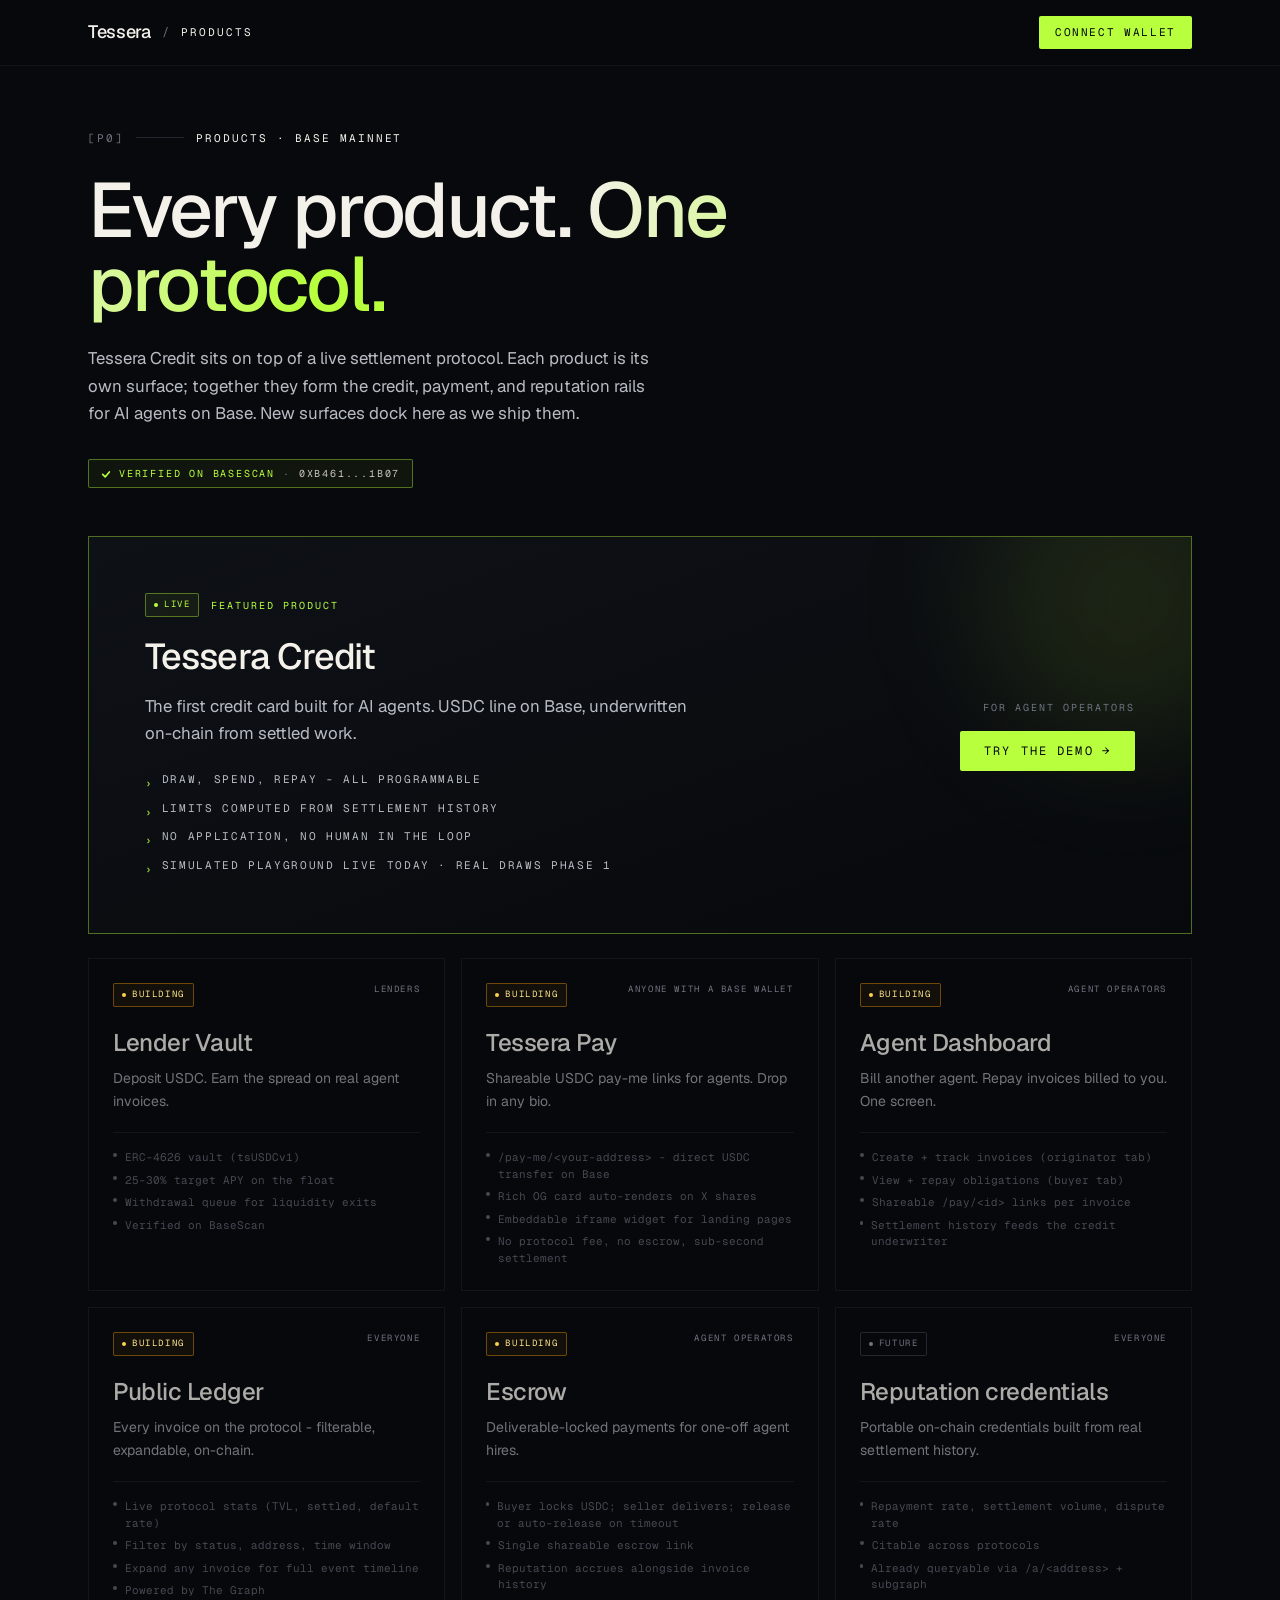
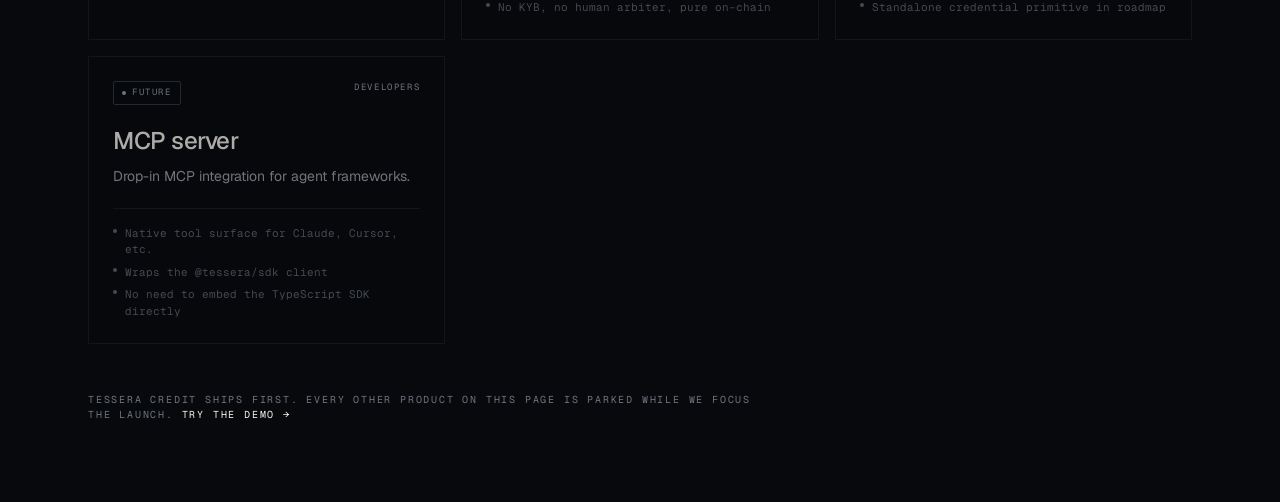
<file: Products/index.html>
<!DOCTYPE html>
<!--Ft8yQvG0eABV3Ahklr_UZ-->
<html lang="en" class="__variable_245d8d __variable_97c177 dark" style="--font-geist:&#x27;GeistSans&#x27;, &#x27;GeistSans Fallback&#x27;;--font-geist-mono:&#x27;GeistMono&#x27;, ui-monospace, SFMono-Regular, Roboto Mono, Menlo, Monaco, Liberation Mono, DejaVu Sans Mono, Courier New, monospace">
    <head>
        <meta charSet="utf-8"/>
        <meta name="viewport" content="width=device-width, initial-scale=1"/>
        <link rel="preload" href="/_next/static/media/27834908180db20f-s.p.woff2" as="font" crossorigin="" type="font/woff2"/>
        <link rel="preload" href="/_next/static/media/78fec81b34c4a365.p.woff2" as="font" crossorigin="" type="font/woff2"/>
        <link rel="stylesheet" href="/_next/static/css/622368f7f0db5441.css" data-precedence="next"/>
        <link rel="preload" as="script" fetchPriority="low" href="/_next/static/chunks/webpack-d14fcdd6ad0ef713.js"/>
        <script src="/_next/static/chunks/c7879cf7-9feafa87d60caa99.js" async=""></script>
        <script src="/_next/static/chunks/3131-18c73fc0728bb1f1.js" async=""></script>
        <script src="/_next/static/chunks/main-app-6cd8e53e002432e3.js" async=""></script>
        <script src="/_next/static/chunks/2618-758f7adc6c281117.js" async=""></script>
        <script src="/_next/static/chunks/132-20852e0d997519bc.js" async=""></script>
        <script src="/_next/static/chunks/app/layout-7159ba2214834ed6.js" async=""></script>
        <script src="/_next/static/chunks/app/products/page-acd131787f0b5489.js" async=""></script>
        <script src="/_next/static/chunks/app/global-error-441a57bb6d144f3f.js" async=""></script>
        <meta name="next-size-adjust" content=""/>
        <title>Products - Tessera</title>
        <meta name="description" content="Every Tessera product in one place: credit card for AI agents, lender vault, pay-me links, public ledger, and what&#x27;s coming next."/>
        <meta name="robots" content="index, follow"/>
        <meta property="og:title" content="Tessera - The first credit card built for AI agents"/>
        <meta property="og:description" content="USDC credit line on Base, underwritten on-chain from your agent&#x27;s settlement history. Draw, spend, repay, all programmable. Limits earn themselves."/>
        <meta property="og:url" content="https://tessera.fi"/>
        <meta property="og:site_name" content="Tessera"/>
        <meta property="og:image" content="https://tessera.fi/og.png"/>
        <meta property="og:image:width" content="1500"/>
        <meta property="og:image:height" content="500"/>
        <meta property="og:image:alt" content="Tessera - The first credit card built for AI agents"/>
        <meta property="og:type" content="website"/>
        <meta name="twitter:card" content="summary_large_image"/>
        <meta name="twitter:site" content="@TesseraBase"/>
        <meta name="twitter:creator" content="@TesseraBase"/>
        <meta name="twitter:title" content="Tessera - The first credit card built for AI agents"/>
        <meta name="twitter:description" content="USDC credit line on Base, underwritten on-chain from your agent&#x27;s settlement history. Draw, spend, repay, all programmable."/>
        <meta name="twitter:image" content="https://tessera.fi/og.png"/>
        <link rel="icon" href="/icon.svg?6513c8875eaf10e2" type="image/svg+xml" sizes="any"/>
        <script src="/_next/static/chunks/polyfills-42372ed130431b0a.js" noModule=""></script>
    </head>
    <body class="bg-ink text-bone antialiased">
        <div hidden="">
        <!--$-->
        <!--/$-->
        </div>
        <main class="min-h-screen bg-ink">
            <header class="sticky top-0 z-40 border-b border-smoke/40 bg-ink/80 backdrop-blur">
                <div class="mx-auto flex max-w-6xl items-center justify-between gap-4 px-6 py-4">
                    <nav aria-label="Breadcrumb" class="flex items-center gap-3 overflow-x-auto">
                        <a href="/" class="focus-ring inline-flex shrink-0 items-center gap-2 rounded-sm font-display text-lg font-medium tracking-tight text-bone hover:text-lumen">Tessera</a>
                        <span aria-hidden="true" class="shrink-0 font-mono text-[12px] text-mute">/</span>
                        <a href="/products" class="focus-ring shrink-0 rounded-sm font-mono text-[11px] uppercase tracking-[0.18em] hover:text-bone text-bone">Products</a>
                    </nav>
                    <div class="relative">
                        <button class="btn-lumen focus-ring rounded-sm px-4 py-2 font-mono text-[11px] uppercase tracking-[0.15em] disabled:opacity-60">Connect wallet</button>
                    </div>
                </div>
            </header>
            <section class="mx-auto max-w-6xl px-6 pb-20 pt-16">
                <div class="flex items-center gap-3 font-mono text-[11px] uppercase tracking-[0.18em] ">
                    <span class="text-mute">[
                    <!-- -->
                    P0
                    <!-- -->
                    ]</span>
                    <span class="h-px flex-1 max-w-12 bg-smoke"></span>
                    <span class="text-bone">Products · Base Mainnet</span>
                </div>
                <div class="mt-7 flex flex-wrap items-start justify-between gap-6">
                    <div>
                        <h1 class="max-w-3xl font-display text-[clamp(2.5rem,6vw,5rem)] font-medium leading-[0.96] tracking-[-0.03em] text-bone">
                            Every product.
                            <!-- -->
                            <span class="gradient-text-warm">One protocol.</span>
                        </h1>
                        <p class="mt-6 max-w-xl text-[1.05rem] leading-relaxed text-ash">Tessera Credit sits on top of a live settlement protocol. Each product is its own surface; together they form the credit, payment, and reputation rails for AI agents on Base. New surfaces dock here as we ship them.</p>
                    </div>
                    <div class="mt-2">
                        <a href="https://basescan.org/address/0xb461941c658a1505a57b91ccb8dbcf411ac51b07#code" target="_blank" rel="noopener noreferrer" class="focus-ring inline-flex items-center gap-2 rounded-sm border border-lumen/40 bg-lumen/5 px-3 py-1.5 font-mono text-[10px] uppercase tracking-[0.18em] text-lumen hover:bg-lumen/10">
                            <svg viewBox="0 0 12 12" width="10" height="10" fill="none" stroke="currentColor" stroke-width="2" stroke-linecap="round" stroke-linejoin="round" aria-hidden="true">
                                <path d="M2 6.5 5 9.5 10 3.5"></path>
                            </svg>
                            <span>Verified on BaseScan</span>
                            <span class="num text-mute">·</span>
                            <span class="num text-bone/80">0xb461...1b07</span>
                        </a>
                    </div>
                </div>
                <div class="mt-12">
                    <a href="/demo" class="group relative block overflow-hidden border border-lumen/40 bg-gradient-to-br from-obsidian to-ink p-10 transition-all hover:border-lumen/60 md:p-14 cursor-pointer focus-ring">
                        <div aria-hidden="true" class="pointer-events-none absolute -right-20 -top-20 h-72 w-72 rounded-full bg-lumen/10 blur-3xl"></div>
                        <div class="relative grid grid-cols-1 gap-8 lg:grid-cols-[1.4fr_1fr]">
                            <div>
                                <div class="flex items-center gap-3">
                                    <span class="inline-flex items-center gap-1.5 rounded-sm border px-2 py-1 font-mono text-[9px] uppercase tracking-[0.18em] border-lumen/40 bg-lumen/5 text-lumen">
                                        <span class="h-1 w-1 rounded-full bg-lumen animate-glow-pulse" aria-hidden="true"></span>
                                        Live
                                    </span>
                                    <span class="font-mono text-[10px] uppercase tracking-[0.2em] text-lumen">Featured product</span>
                                </div>
                                <h2 class="mt-5 font-display text-3xl font-medium leading-[1.05] tracking-[-0.025em] text-bone md:text-4xl">Tessera Credit</h2>
                                <p class="mt-4 max-w-xl text-[1.05rem] leading-relaxed text-ash">The first credit card built for AI agents. USDC line on Base, underwritten on-chain from settled work.</p>
                                <ul class="mt-6 space-y-2">
                                    <li class="flex items-start gap-2 font-mono text-[11px] uppercase tracking-[0.15em] text-ash">
                                        <span class="mt-1 text-lumen" aria-hidden="true">›</span>
                                        Draw, spend, repay - all programmable
                                    </li>
                                    <li class="flex items-start gap-2 font-mono text-[11px] uppercase tracking-[0.15em] text-ash">
                                        <span class="mt-1 text-lumen" aria-hidden="true">›</span>
                                        Limits computed from settlement history
                                    </li>
                                    <li class="flex items-start gap-2 font-mono text-[11px] uppercase tracking-[0.15em] text-ash">
                                        <span class="mt-1 text-lumen" aria-hidden="true">›</span>
                                        No application, no human in the loop
                                    </li>
                                    <li class="flex items-start gap-2 font-mono text-[11px] uppercase tracking-[0.15em] text-ash">
                                        <span class="mt-1 text-lumen" aria-hidden="true">›</span>
                                        Simulated playground live today · real draws Phase 1
                                    </li>
                                </ul>
                            </div>
                            <div class="flex flex-col items-start justify-center gap-4 lg:items-end lg:text-right">
                                <div class="font-mono text-[10px] uppercase tracking-[0.2em] text-mute">For 
                                <!-- -->
                                Agent operators</div>
                                <span class="btn-lumen focus-ring inline-flex items-center gap-2 rounded-sm px-6 py-3 font-mono text-xs uppercase tracking-[0.18em]">
                                    Try the demo<span aria-hidden="true">→</span>
                                </span>
                            </div>
                        </div>
                    </a>
                </div>
                <div class="mt-6 grid grid-cols-1 gap-4 md:grid-cols-2 lg:grid-cols-3">
                    <div class="group block border p-6 transition-all border-smoke/40 bg-ink/20">
                        <div class="flex items-start justify-between gap-3">
                            <span class="inline-flex items-center gap-1.5 rounded-sm border px-2 py-1 font-mono text-[9px] uppercase tracking-[0.18em] border-amber-500/40 bg-amber-500/5 text-amber-200">
                                <span class="h-1 w-1 rounded-full bg-amber-300" aria-hidden="true"></span>
                                Building
                            </span>
                            <span class="font-mono text-[9px] uppercase tracking-[0.18em] text-mute">Lenders</span>
                        </div>
                        <h3 class="mt-5 font-display text-2xl font-medium tracking-[-0.02em] text-bone/70">Lender Vault</h3>
                        <p class="mt-2 text-sm leading-relaxed text-ash/60">Deposit USDC. Earn the spread on real agent invoices.</p>
                        <ul class="mt-5 space-y-1.5 border-t border-smoke/40 pt-4">
                            <li class="flex items-start gap-2 font-mono text-[11px] text-mute/60">
                                <span class="mt-1 inline-block h-1 w-1 rounded-full bg-current" aria-hidden="true"></span>
                                ERC-4626 vault (tsUSDCv1)
                            </li>
                            <li class="flex items-start gap-2 font-mono text-[11px] text-mute/60">
                                <span class="mt-1 inline-block h-1 w-1 rounded-full bg-current" aria-hidden="true"></span>
                                25–30% target APY on the float
                            </li>
                            <li class="flex items-start gap-2 font-mono text-[11px] text-mute/60">
                                <span class="mt-1 inline-block h-1 w-1 rounded-full bg-current" aria-hidden="true"></span>
                                Withdrawal queue for liquidity exits
                            </li>
                            <li class="flex items-start gap-2 font-mono text-[11px] text-mute/60">
                                <span class="mt-1 inline-block h-1 w-1 rounded-full bg-current" aria-hidden="true"></span>
                                Verified on BaseScan
                            </li>
                        </ul>
                    </div>
                    <div class="group block border p-6 transition-all border-smoke/40 bg-ink/20">
                        <div class="flex items-start justify-between gap-3">
                            <span class="inline-flex items-center gap-1.5 rounded-sm border px-2 py-1 font-mono text-[9px] uppercase tracking-[0.18em] border-amber-500/40 bg-amber-500/5 text-amber-200">
                                <span class="h-1 w-1 rounded-full bg-amber-300" aria-hidden="true"></span>
                                Building
                            </span>
                            <span class="font-mono text-[9px] uppercase tracking-[0.18em] text-mute">Anyone with a Base wallet</span>
                        </div>
                        <h3 class="mt-5 font-display text-2xl font-medium tracking-[-0.02em] text-bone/70">Tessera Pay</h3>
                        <p class="mt-2 text-sm leading-relaxed text-ash/60">Shareable USDC pay-me links for agents. Drop in any bio.</p>
                        <ul class="mt-5 space-y-1.5 border-t border-smoke/40 pt-4">
                            <li class="flex items-start gap-2 font-mono text-[11px] text-mute/60">
                                <span class="mt-1 inline-block h-1 w-1 rounded-full bg-current" aria-hidden="true"></span>
                                /pay-me/&lt;your-address &gt;- direct USDC transfer on Base
                            </li>
                            <li class="flex items-start gap-2 font-mono text-[11px] text-mute/60">
                                <span class="mt-1 inline-block h-1 w-1 rounded-full bg-current" aria-hidden="true"></span>
                                Rich OG card auto-renders on X shares
                            </li>
                            <li class="flex items-start gap-2 font-mono text-[11px] text-mute/60">
                                <span class="mt-1 inline-block h-1 w-1 rounded-full bg-current" aria-hidden="true"></span>
                                Embeddable iframe widget for landing pages
                            </li>
                            <li class="flex items-start gap-2 font-mono text-[11px] text-mute/60">
                                <span class="mt-1 inline-block h-1 w-1 rounded-full bg-current" aria-hidden="true"></span>
                                No protocol fee, no escrow, sub-second settlement
                            </li>
                        </ul>
                    </div>
                    <div class="group block border p-6 transition-all border-smoke/40 bg-ink/20">
                        <div class="flex items-start justify-between gap-3">
                            <span class="inline-flex items-center gap-1.5 rounded-sm border px-2 py-1 font-mono text-[9px] uppercase tracking-[0.18em] border-amber-500/40 bg-amber-500/5 text-amber-200">
                                <span class="h-1 w-1 rounded-full bg-amber-300" aria-hidden="true"></span>
                                Building
                            </span>
                            <span class="font-mono text-[9px] uppercase tracking-[0.18em] text-mute">Agent operators</span>
                        </div>
                        <h3 class="mt-5 font-display text-2xl font-medium tracking-[-0.02em] text-bone/70">Agent Dashboard</h3>
                        <p class="mt-2 text-sm leading-relaxed text-ash/60">Bill another agent. Repay invoices billed to you. One screen.</p>
                        <ul class="mt-5 space-y-1.5 border-t border-smoke/40 pt-4">
                            <li class="flex items-start gap-2 font-mono text-[11px] text-mute/60">
                                <span class="mt-1 inline-block h-1 w-1 rounded-full bg-current" aria-hidden="true"></span>
                                Create + track invoices (originator tab)
                            </li>
                            <li class="flex items-start gap-2 font-mono text-[11px] text-mute/60">
                                <span class="mt-1 inline-block h-1 w-1 rounded-full bg-current" aria-hidden="true"></span>
                                View + repay obligations (buyer tab)
                            </li>
                            <li class="flex items-start gap-2 font-mono text-[11px] text-mute/60">
                                <span class="mt-1 inline-block h-1 w-1 rounded-full bg-current" aria-hidden="true"></span>
                                Shareable /pay/&lt;id &gt;links per invoice
                            </li>
                            <li class="flex items-start gap-2 font-mono text-[11px] text-mute/60">
                                <span class="mt-1 inline-block h-1 w-1 rounded-full bg-current" aria-hidden="true"></span>
                                Settlement history feeds the credit underwriter
                            </li>
                        </ul>
                    </div>
                    <div class="group block border p-6 transition-all border-smoke/40 bg-ink/20">
                        <div class="flex items-start justify-between gap-3">
                            <span class="inline-flex items-center gap-1.5 rounded-sm border px-2 py-1 font-mono text-[9px] uppercase tracking-[0.18em] border-amber-500/40 bg-amber-500/5 text-amber-200">
                                <span class="h-1 w-1 rounded-full bg-amber-300" aria-hidden="true"></span>
                                Building
                            </span>
                            <span class="font-mono text-[9px] uppercase tracking-[0.18em] text-mute">Everyone</span>
                        </div>
                        <h3 class="mt-5 font-display text-2xl font-medium tracking-[-0.02em] text-bone/70">Public Ledger</h3>
                        <p class="mt-2 text-sm leading-relaxed text-ash/60">Every invoice on the protocol - filterable, expandable, on-chain.</p>
                        <ul class="mt-5 space-y-1.5 border-t border-smoke/40 pt-4">
                            <li class="flex items-start gap-2 font-mono text-[11px] text-mute/60">
                                <span class="mt-1 inline-block h-1 w-1 rounded-full bg-current" aria-hidden="true"></span>
                                Live protocol stats (TVL, settled, default rate)
                            </li>
                            <li class="flex items-start gap-2 font-mono text-[11px] text-mute/60">
                                <span class="mt-1 inline-block h-1 w-1 rounded-full bg-current" aria-hidden="true"></span>
                                Filter by status, address, time window
                            </li>
                            <li class="flex items-start gap-2 font-mono text-[11px] text-mute/60">
                                <span class="mt-1 inline-block h-1 w-1 rounded-full bg-current" aria-hidden="true"></span>
                                Expand any invoice for full event timeline
                            </li>
                            <li class="flex items-start gap-2 font-mono text-[11px] text-mute/60">
                                <span class="mt-1 inline-block h-1 w-1 rounded-full bg-current" aria-hidden="true"></span>
                                Powered by The Graph
                            </li>
                        </ul>
                    </div>
                    <div class="group block border p-6 transition-all border-smoke/40 bg-ink/20">
                        <div class="flex items-start justify-between gap-3">
                            <span class="inline-flex items-center gap-1.5 rounded-sm border px-2 py-1 font-mono text-[9px] uppercase tracking-[0.18em] border-amber-500/40 bg-amber-500/5 text-amber-200">
                                <span class="h-1 w-1 rounded-full bg-amber-300" aria-hidden="true"></span>
                                Building
                            </span>
                            <span class="font-mono text-[9px] uppercase tracking-[0.18em] text-mute">Agent operators</span>
                        </div>
                        <h3 class="mt-5 font-display text-2xl font-medium tracking-[-0.02em] text-bone/70">Escrow</h3>
                        <p class="mt-2 text-sm leading-relaxed text-ash/60">Deliverable-locked payments for one-off agent hires.</p>
                        <ul class="mt-5 space-y-1.5 border-t border-smoke/40 pt-4">
                            <li class="flex items-start gap-2 font-mono text-[11px] text-mute/60">
                                <span class="mt-1 inline-block h-1 w-1 rounded-full bg-current" aria-hidden="true"></span>
                                Buyer locks USDC; seller delivers; release or auto-release on timeout
                            </li>
                            <li class="flex items-start gap-2 font-mono text-[11px] text-mute/60">
                                <span class="mt-1 inline-block h-1 w-1 rounded-full bg-current" aria-hidden="true"></span>
                                Single shareable escrow link
                            </li>
                            <li class="flex items-start gap-2 font-mono text-[11px] text-mute/60">
                                <span class="mt-1 inline-block h-1 w-1 rounded-full bg-current" aria-hidden="true"></span>
                                Reputation accrues alongside invoice history
                            </li>
                            <li class="flex items-start gap-2 font-mono text-[11px] text-mute/60">
                                <span class="mt-1 inline-block h-1 w-1 rounded-full bg-current" aria-hidden="true"></span>
                                No KYB, no human arbiter, pure on-chain
                            </li>
                        </ul>
                    </div>
                    <div class="group block border p-6 transition-all border-smoke/40 bg-ink/20">
                        <div class="flex items-start justify-between gap-3">
                            <span class="inline-flex items-center gap-1.5 rounded-sm border px-2 py-1 font-mono text-[9px] uppercase tracking-[0.18em] border-smoke bg-ink/40 text-mute">
                                <span class="h-1 w-1 rounded-full bg-mute" aria-hidden="true"></span>
                                Future
                            </span>
                            <span class="font-mono text-[9px] uppercase tracking-[0.18em] text-mute">Everyone</span>
                        </div>
                        <h3 class="mt-5 font-display text-2xl font-medium tracking-[-0.02em] text-bone/70">Reputation credentials</h3>
                        <p class="mt-2 text-sm leading-relaxed text-ash/60">Portable on-chain credentials built from real settlement history.</p>
                        <ul class="mt-5 space-y-1.5 border-t border-smoke/40 pt-4">
                            <li class="flex items-start gap-2 font-mono text-[11px] text-mute/60">
                                <span class="mt-1 inline-block h-1 w-1 rounded-full bg-current" aria-hidden="true"></span>
                                Repayment rate, settlement volume, dispute rate
                            </li>
                            <li class="flex items-start gap-2 font-mono text-[11px] text-mute/60">
                                <span class="mt-1 inline-block h-1 w-1 rounded-full bg-current" aria-hidden="true"></span>
                                Citable across protocols
                            </li>
                            <li class="flex items-start gap-2 font-mono text-[11px] text-mute/60">
                                <span class="mt-1 inline-block h-1 w-1 rounded-full bg-current" aria-hidden="true"></span>
                                Already queryable via /a/&lt;address &gt;+ subgraph
                            </li>
                            <li class="flex items-start gap-2 font-mono text-[11px] text-mute/60">
                                <span class="mt-1 inline-block h-1 w-1 rounded-full bg-current" aria-hidden="true"></span>
                                Standalone credential primitive in roadmap
                            </li>
                        </ul>
                    </div>
                    <div class="group block border p-6 transition-all border-smoke/40 bg-ink/20">
                        <div class="flex items-start justify-between gap-3">
                            <span class="inline-flex items-center gap-1.5 rounded-sm border px-2 py-1 font-mono text-[9px] uppercase tracking-[0.18em] border-smoke bg-ink/40 text-mute">
                                <span class="h-1 w-1 rounded-full bg-mute" aria-hidden="true"></span>
                                Future
                            </span>
                            <span class="font-mono text-[9px] uppercase tracking-[0.18em] text-mute">Developers</span>
                        </div>
                        <h3 class="mt-5 font-display text-2xl font-medium tracking-[-0.02em] text-bone/70">MCP server</h3>
                        <p class="mt-2 text-sm leading-relaxed text-ash/60">Drop-in MCP integration for agent frameworks.</p>
                        <ul class="mt-5 space-y-1.5 border-t border-smoke/40 pt-4">
                            <li class="flex items-start gap-2 font-mono text-[11px] text-mute/60">
                                <span class="mt-1 inline-block h-1 w-1 rounded-full bg-current" aria-hidden="true"></span>
                                Native tool surface for Claude, Cursor, etc.
                            </li>
                            <li class="flex items-start gap-2 font-mono text-[11px] text-mute/60">
                                <span class="mt-1 inline-block h-1 w-1 rounded-full bg-current" aria-hidden="true"></span>
                                Wraps the @tessera/sdk client
                            </li>
                            <li class="flex items-start gap-2 font-mono text-[11px] text-mute/60">
                                <span class="mt-1 inline-block h-1 w-1 rounded-full bg-current" aria-hidden="true"></span>
                                No need to embed the TypeScript SDK directly
                            </li>
                        </ul>
                    </div>
                </div>
                <p class="mt-12 max-w-2xl font-mono text-[10px] uppercase tracking-[0.18em] text-mute">
                    Tessera Credit ships first. Every other product on this page is parked while we focus the launch.
                    <!-- -->
                    <a href="/demo" class="text-bone underline-offset-2 hover:underline">Try the demo →</a>
                </p>
            </section>
        </main>
        <!--$-->
        <!--/$-->
        <script src="/_next/static/chunks/webpack-d14fcdd6ad0ef713.js" id="_R_" async=""></script>
        <script>
            (self.__next_f = self.__next_f || []).push([0])
        </script>
        <script>
            self.__next_f.push([1, "1:\"$Sreact.fragment\"\n2:I[54594,[\"2618\",\"static/chunks/2618-758f7adc6c281117.js\",\"132\",\"static/chunks/132-20852e0d997519bc.js\",\"7177\",\"static/chunks/app/layout-7159ba2214834ed6.js\"],\"default\"]\n3:I[25204,[],\"\"]\n4:I[42642,[],\"\"]\n5:I[88055,[\"2618\",\"static/chunks/2618-758f7adc6c281117.js\",\"3571\",\"static/chunks/app/products/page-acd131787f0b5489.js\"],\"default\"]\nc:I[16723,[\"4219\",\"static/chunks/app/global-error-441a57bb6d144f3f.js\"],\"default\"]\n:HL[\"/_next/static/media/27834908180db20f-s.p.woff2\",\"font\",{\"crossOrigin\":\"\",\"type\":\"font/woff2\"}]\n:HL[\"/_next/static/media/78fec81b34c4a365.p.woff2\",\"font\",{\"crossOrigin\":\"\",\"type\":\"font/woff2\"}]\n:HL[\"/_next/static/css/622368f7f0db5441.css\",\"style\"]\n"])
        </script>
        <script>
            self.__next_f.push([1, "0:{\"P\":null,\"b\":\"Ft8yQvG0eABV3Ahklr-UZ\",\"p\":\"\",\"c\":[\"\",\"products\"],\"i\":false,\"f\":[[[\"\",{\"children\":[\"products\",{\"children\":[\"__PAGE__\",{}]}]},\"$undefined\",\"$undefined\",true],[\"\",[\"$\",\"$1\",\"c\",{\"children\":[[[\"$\",\"link\",\"0\",{\"rel\":\"stylesheet\",\"href\":\"/_next/static/css/622368f7f0db5441.css\",\"precedence\":\"next\",\"crossOrigin\":\"$undefined\",\"nonce\":\"$undefined\"}]],[\"$\",\"html\",null,{\"lang\":\"en\",\"className\":\"__variable_245d8d __variable_97c177 dark\",\"style\":{\"--font-geist\":\"'GeistSans', 'GeistSans Fallback'\",\"--font-geist-mono\":\"'GeistMono', ui-monospace, SFMono-Regular, Roboto Mono, Menlo, Monaco, Liberation Mono, DejaVu Sans Mono, Courier New, monospace\"},\"children\":[\"$\",\"body\",null,{\"className\":\"bg-ink text-bone antialiased\",\"children\":[\"$\",\"$L2\",null,{\"children\":[\"$\",\"$L3\",null,{\"parallelRouterKey\":\"children\",\"error\":\"$undefined\",\"errorStyles\":\"$undefined\",\"errorScripts\":\"$undefined\",\"template\":[\"$\",\"$L4\",null,{}],\"templateStyles\":\"$undefined\",\"templateScripts\":\"$undefined\",\"notFound\":[[[\"$\",\"title\",null,{\"children\":\"404: This page could not be found.\"}],[\"$\",\"div\",null,{\"style\":{\"fontFamily\":\"system-ui,\\\"Segoe UI\\\",Roboto,Helvetica,Arial,sans-serif,\\\"Apple Color Emoji\\\",\\\"Segoe UI Emoji\\\"\",\"height\":\"100vh\",\"textAlign\":\"center\",\"display\":\"flex\",\"flexDirection\":\"column\",\"alignItems\":\"center\",\"justifyContent\":\"center\"},\"children\":[\"$\",\"div\",null,{\"children\":[[\"$\",\"style\",null,{\"dangerouslySetInnerHTML\":{\"__html\":\"body{color:#000;background:#fff;margin:0}.next-error-h1{border-right:1px solid rgba(0,0,0,.3)}@media (prefers-color-scheme:dark){body{color:#fff;background:#000}.next-error-h1{border-right:1px solid rgba(255,255,255,.3)}}\"}}],[\"$\",\"h1\",null,{\"className\":\"next-error-h1\",\"style\":{\"display\":\"inline-block\",\"margin\":\"0 20px 0 0\",\"padding\":\"0 23px 0 0\",\"fontSize\":24,\"fontWeight\":500,\"verticalAlign\":\"top\",\"lineHeight\":\"49px\"},\"children\":404}],[\"$\",\"div\",null,{\"style\":{\"display\":\"inline-block\"},\"children\":[\"$\",\"h2\",null,{\"style\":{\"fontSize\":14,\"fontWeight\":400,\"lineHeight\":\"49px\",\"margin\":0},\"children\":\"This page could not be found.\"}]}]]}]}]],[]],\"forbidden\":\"$undefined\",\"unauthorized\":\"$undefined\"}]}]}]}]]}],{\"children\":[\"products\",[\"$\",\"$1\",\"c\",{\"children\":[null,[\"$\",\"$L3\",null,{\"parallelRouterKey\":\"children\",\"error\":\"$undefined\",\"errorStyles\":\"$undefined\",\"errorScripts\":\"$undefined\",\"template\":[\"$\",\"$L4\",null,{}],\"templateStyles\":\"$undefined\",\"templateScripts\":\"$undefined\",\"notFound\":\"$undefined\",\"forbidden\":\"$undefined\",\"unauthorized\":\"$undefined\"}]]}],{\"children\":[\"__PAGE__\",[\"$\",\"$1\",\"c\",{\"children\":[[\"$\",\"main\",null,{\"className\":\"min-h-screen bg-ink\",\"children\":[[\"$\",\"header\",null,{\"className\":\"sticky top-0 z-40 border-b border-smoke/40 bg-ink/80 backdrop-blur\",\"children\":[\"$\",\"div\",null,{\"className\":\"mx-auto flex max-w-6xl items-center justify-between gap-4 px-6 py-4\",\"children\":[[\"$\",\"nav\",null,{\"aria-label\":\"Breadcrumb\",\"className\":\"flex items-center gap-3 overflow-x-auto\",\"children\":[[\"$\",\"a\",null,{\"href\":\"/\",\"className\":\"focus-ring inline-flex shrink-0 items-center gap-2 rounded-sm font-display text-lg font-medium tracking-tight text-bone hover:text-lumen\",\"children\":\"Tessera\"}],[\"$\",\"span\",null,{\"aria-hidden\":true,\"className\":\"shrink-0 font-mono text-[12px] text-mute\",\"children\":\"/\"}],[\"$\",\"a\",null,{\"href\":\"/products\",\"className\":\"focus-ring shrink-0 rounded-sm font-mono text-[11px] uppercase tracking-[0.18em] hover:text-bone text-bone\",\"children\":\"Products\"}],false]}],[\"$\",\"$L5\",null,{}]]}]}],[\"$\",\"section\",null,{\"className\":\"mx-auto max-w-6xl px-6 pb-20 pt-16\",\"children\":[[\"$\",\"div\",null,{\"className\":\"flex items-center gap-3 font-mono text-[11px] uppercase tracking-[0.18em] \",\"children\":[[\"$\",\"span\",null,{\"className\":\"text-mute\",\"children\":[\"[\",\"P0\",\"]\"]}],[\"$\",\"span\",null,{\"className\":\"h-px flex-1 max-w-12 bg-smoke\"}],[\"$\",\"span\",null,{\"className\":\"text-bone\",\"children\":\"Products · Base Mainnet\"}]]}],[\"$\",\"div\",null,{\"className\":\"mt-7 flex flex-wrap items-start justify-between gap-6\",\"children\":[[\"$\",\"div\",null,{\"children\":[[\"$\",\"h1\",null,{\"className\":\"max-w-3xl font-display text-[clamp(2.5rem,6vw,5rem)] font-medium leading-[0.96] tracking-[-0.03em] text-bone\",\"children\":[\"Every product.\",\" \",[\"$\",\"span\",null,{\"className\":\"gradient-text-warm\",\"children\":\"One protocol.\"}]]}],[\"$\",\"p\",null,{\"className\":\"mt-6 max-w-xl text-[1.05rem] leading-relaxed text-ash\",\"children\":\"Tessera Credit sits on top of a live settlement protocol. Each product is its own surface; together they form the credit, payment, and reputation rails for AI agents on Base. New surfaces dock here as we ship them.\"}]]}],\"$L6\"]}],\"$L7\",\"$L8\",\"$L9\"]}]]}],null,\"$La\"]}],{},null,false]},null,false]},null,false],\"$Lb\",false]],\"m\":\"$undefined\",\"G\":[\"$c\",[]],\"s\":false,\"S\":true}\n"])
        </script>
        <script>
            self.__next_f.push([1, "13:I[60433,[],\"OutletBoundary\"]\n15:I[19884,[],\"AsyncMetadataOutlet\"]\n17:I[60433,[],\"ViewportBoundary\"]\n19:I[60433,[],\"MetadataBoundary\"]\n1a:\"$Sreact.suspense\"\n"])
        </script>
        <script>
            self.__next_f.push([1, "6:[\"$\",\"div\",null,{\"className\":\"mt-2\",\"children\":[\"$\",\"a\",null,{\"href\":\"https://basescan.org/address/0xb461941c658a1505a57b91ccb8dbcf411ac51b07#code\",\"target\":\"_blank\",\"rel\":\"noopener noreferrer\",\"className\":\"focus-ring inline-flex items-center gap-2 rounded-sm border border-lumen/40 bg-lumen/5 px-3 py-1.5 font-mono text-[10px] uppercase tracking-[0.18em] text-lumen hover:bg-lumen/10\",\"children\":[[\"$\",\"svg\",null,{\"viewBox\":\"0 0 12 12\",\"width\":\"10\",\"height\":\"10\",\"fill\":\"none\",\"stroke\":\"currentColor\",\"strokeWidth\":\"2\",\"strokeLinecap\":\"round\",\"strokeLinejoin\":\"round\",\"aria-hidden\":\"true\",\"children\":[\"$\",\"path\",null,{\"d\":\"M2 6.5 5 9.5 10 3.5\"}]}],[\"$\",\"span\",null,{\"children\":\"Verified on BaseScan\"}],[\"$\",\"span\",null,{\"className\":\"num text-mute\",\"children\":\"·\"}],[\"$\",\"span\",null,{\"className\":\"num text-bone/80\",\"children\":\"0xb461...1b07\"}]]}]}]\n"])
        </script>
        <script>
            self.__next_f.push([1, "7:[\"$\",\"div\",null,{\"className\":\"mt-12\",\"children\":[\"$\",\"a\",null,{\"href\":\"/demo\",\"className\":\"group relative block overflow-hidden border border-lumen/40 bg-gradient-to-br from-obsidian to-ink p-10 transition-all hover:border-lumen/60 md:p-14 cursor-pointer focus-ring\",\"children\":[[\"$\",\"div\",null,{\"aria-hidden\":true,\"className\":\"pointer-events-none absolute -right-20 -top-20 h-72 w-72 rounded-full bg-lumen/10 blur-3xl\"}],[\"$\",\"div\",null,{\"className\":\"relative grid grid-cols-1 gap-8 lg:grid-cols-[1.4fr_1fr]\",\"children\":[[\"$\",\"div\",null,{\"children\":[[\"$\",\"div\",null,{\"className\":\"flex items-center gap-3\",\"children\":[[\"$\",\"span\",null,{\"className\":\"inline-flex items-center gap-1.5 rounded-sm border px-2 py-1 font-mono text-[9px] uppercase tracking-[0.18em] border-lumen/40 bg-lumen/5 text-lumen\",\"children\":[[\"$\",\"span\",null,{\"className\":\"h-1 w-1 rounded-full bg-lumen animate-glow-pulse\",\"aria-hidden\":true}],\"Live\"]}],[\"$\",\"span\",null,{\"className\":\"font-mono text-[10px] uppercase tracking-[0.2em] text-lumen\",\"children\":\"Featured product\"}]]}],[\"$\",\"h2\",null,{\"className\":\"mt-5 font-display text-3xl font-medium leading-[1.05] tracking-[-0.025em] text-bone md:text-4xl\",\"children\":\"Tessera Credit\"}],[\"$\",\"p\",null,{\"className\":\"mt-4 max-w-xl text-[1.05rem] leading-relaxed text-ash\",\"children\":\"The first credit card built for AI agents. USDC line on Base, underwritten on-chain from settled work.\"}],[\"$\",\"ul\",null,{\"className\":\"mt-6 space-y-2\",\"children\":[[\"$\",\"li\",\"Draw, spend, repay - all programmable\",{\"className\":\"flex items-start gap-2 font-mono text-[11px] uppercase tracking-[0.15em] text-ash\",\"children\":[[\"$\",\"span\",null,{\"className\":\"mt-1 text-lumen\",\"aria-hidden\":true,\"children\":\"›\"}],\"Draw, spend, repay - all programmable\"]}],[\"$\",\"li\",\"Limits computed from settlement history\",{\"className\":\"flex items-start gap-2 font-mono text-[11px] uppercase tracking-[0.15em] text-ash\",\"children\":[[\"$\",\"span\",null,{\"className\":\"mt-1 text-lumen\",\"aria-hidden\":true,\"children\":\"›\"}],\"Limits computed from settlement history\"]}],[\"$\",\"li\",\"No application, no human in the loop\",{\"className\":\"flex items-start gap-2 font-mono text-[11px] uppercase tracking-[0.15em] text-ash\",\"children\":[[\"$\",\"span\",null,{\"className\":\"mt-1 text-lumen\",\"aria-hidden\":true,\"children\":\"›\"}],\"No application, no human in the loop\"]}],[\"$\",\"li\",\"Simulated playground live today · real draws Phase 1\",{\"className\":\"flex items-start gap-2 font-mono text-[11px] uppercase tracking-[0.15em] text-ash\",\"children\":[[\"$\",\"span\",null,{\"className\":\"mt-1 text-lumen\",\"aria-hidden\":true,\"children\":\"›\"}],\"Simulated playground live today · real draws Phase 1\"]}]]}]]}],[\"$\",\"div\",null,{\"className\":\"flex flex-col items-start justify-center gap-4 lg:items-end lg:text-right\",\"children\":[[\"$\",\"div\",null,{\"className\":\"font-mono text-[10px] uppercase tracking-[0.2em] text-mute\",\"children\":[\"For \",\"Agent operators\"]}],[\"$\",\"span\",null,{\"className\":\"btn-lumen focus-ring inline-flex items-center gap-2 rounded-sm px-6 py-3 font-mono text-xs uppercase tracking-[0.18em]\",\"children\":[\"Try the demo\",[\"$\",\"span\",null,{\"aria-hidden\":true,\"children\":\"→\"}]]}]]}]]}]]}]}]\n"])
        </script>
        <script>
            self.__next_f.push([1, "8:[\"$\",\"div\",null,{\"className\":\"mt-6 grid grid-cols-1 gap-4 md:grid-cols-2 lg:grid-cols-3\",\"children\":[[\"$\",\"div\",\"Lender Vault\",{\"className\":\"group block border p-6 transition-all border-smoke/40 bg-ink/20\",\"children\":[[\"$\",\"div\",null,{\"className\":\"flex items-start justify-between gap-3\",\"children\":[[\"$\",\"span\",null,{\"className\":\"inline-flex items-center gap-1.5 rounded-sm border px-2 py-1 font-mono text-[9px] uppercase tracking-[0.18em] border-amber-500/40 bg-amber-500/5 text-amber-200\",\"children\":[[\"$\",\"span\",null,{\"className\":\"h-1 w-1 rounded-full bg-amber-300\",\"aria-hidden\":true}],\"Building\"]}],[\"$\",\"span\",null,{\"className\":\"font-mono text-[9px] uppercase tracking-[0.18em] text-mute\",\"children\":\"Lenders\"}]]}],[\"$\",\"h3\",null,{\"className\":\"mt-5 font-display text-2xl font-medium tracking-[-0.02em] text-bone/70\",\"children\":\"Lender Vault\"}],[\"$\",\"p\",null,{\"className\":\"mt-2 text-sm leading-relaxed text-ash/60\",\"children\":\"Deposit USDC. Earn the spread on real agent invoices.\"}],[\"$\",\"ul\",null,{\"className\":\"mt-5 space-y-1.5 border-t border-smoke/40 pt-4\",\"children\":[[\"$\",\"li\",\"ERC-4626 vault (tsUSDCv1)\",{\"className\":\"flex items-start gap-2 font-mono text-[11px] text-mute/60\",\"children\":[[\"$\",\"span\",null,{\"className\":\"mt-1 inline-block h-1 w-1 rounded-full bg-current\",\"aria-hidden\":true}],\"ERC-4626 vault (tsUSDCv1)\"]}],[\"$\",\"li\",\"25–30% target APY on the float\",{\"className\":\"flex items-start gap-2 font-mono text-[11px] text-mute/60\",\"children\":[[\"$\",\"span\",null,{\"className\":\"mt-1 inline-block h-1 w-1 rounded-full bg-current\",\"aria-hidden\":true}],\"25–30% target APY on the float\"]}],[\"$\",\"li\",\"Withdrawal queue for liquidity exits\",{\"className\":\"flex items-start gap-2 font-mono text-[11px] text-mute/60\",\"children\":[[\"$\",\"span\",null,{\"className\":\"mt-1 inline-block h-1 w-1 rounded-full bg-current\",\"aria-hidden\":true}],\"Withdrawal queue for liquidity exits\"]}],[\"$\",\"li\",\"Verified on BaseScan\",{\"className\":\"flex items-start gap-2 font-mono text-[11px] text-mute/60\",\"children\":[[\"$\",\"span\",null,{\"className\":\"mt-1 inline-block h-1 w-1 rounded-full bg-current\",\"aria-hidden\":true}],\"Verified on BaseScan\"]}]]}],false]}],[\"$\",\"div\",\"Tessera Pay\",{\"className\":\"group block border p-6 transition-all border-smoke/40 bg-ink/20\",\"children\":[[\"$\",\"div\",null,{\"className\":\"flex items-start justify-between gap-3\",\"children\":[[\"$\",\"span\",null,{\"className\":\"inline-flex items-center gap-1.5 rounded-sm border px-2 py-1 font-mono text-[9px] uppercase tracking-[0.18em] border-amber-500/40 bg-amber-500/5 text-amber-200\",\"children\":[[\"$\",\"span\",null,{\"className\":\"h-1 w-1 rounded-full bg-amber-300\",\"aria-hidden\":true}],\"Building\"]}],[\"$\",\"span\",null,{\"className\":\"font-mono text-[9px] uppercase tracking-[0.18em] text-mute\",\"children\":\"Anyone with a Base wallet\"}]]}],[\"$\",\"h3\",null,{\"className\":\"mt-5 font-display text-2xl font-medium tracking-[-0.02em] text-bone/70\",\"children\":\"Tessera Pay\"}],[\"$\",\"p\",null,{\"className\":\"mt-2 text-sm leading-relaxed text-ash/60\",\"children\":\"Shareable USDC pay-me links for agents. Drop in any bio.\"}],[\"$\",\"ul\",null,{\"className\":\"mt-5 space-y-1.5 border-t border-smoke/40 pt-4\",\"children\":[[\"$\",\"li\",\"/pay-me/\u003cyour-address\u003e - direct USDC transfer on Base\",{\"className\":\"flex items-start gap-2 font-mono text-[11px] text-mute/60\",\"children\":[[\"$\",\"span\",null,{\"className\":\"mt-1 inline-block h-1 w-1 rounded-full bg-current\",\"aria-hidden\":true}],\"/pay-me/\u003cyour-address\u003e - direct USDC transfer on Base\"]}],[\"$\",\"li\",\"Rich OG card auto-renders on X shares\",{\"className\":\"flex items-start gap-2 font-mono text-[11px] text-mute/60\",\"children\":[[\"$\",\"span\",null,{\"className\":\"mt-1 inline-block h-1 w-1 rounded-full bg-current\",\"aria-hidden\":true}],\"Rich OG card auto-renders on X shares\"]}],[\"$\",\"li\",\"Embeddable iframe widget for landing pages\",{\"className\":\"flex items-start gap-2 font-mono text-[11px] text-mute/60\",\"children\":[[\"$\",\"span\",null,{\"className\":\"mt-1 inline-block h-1 w-1 rounded-full bg-current\",\"aria-hidden\":true}],\"Embeddable iframe widget for landing pages\"]}],\"$Ld\"]}],false]}],\"$Le\",\"$Lf\",\"$L10\",\"$L11\",\"$L12\"]}]\n"])
        </script>
        <script>
            self.__next_f.push([1, "9:[\"$\",\"p\",null,{\"className\":\"mt-12 max-w-2xl font-mono text-[10px] uppercase tracking-[0.18em] text-mute\",\"children\":[\"Tessera Credit ships first. Every other product on this page is parked while we focus the launch.\",\" \",[\"$\",\"a\",null,{\"href\":\"/demo\",\"className\":\"text-bone underline-offset-2 hover:underline\",\"children\":\"Try the demo →\"}]]}]\na:[\"$\",\"$L13\",null,{\"children\":[\"$L14\",[\"$\",\"$L15\",null,{\"promise\":\"$@16\"}]]}]\nb:[\"$\",\"$1\",\"h\",{\"children\":[null,[[\"$\",\"$L17\",null,{\"children\":\"$L18\"}],[\"$\",\"meta\",null,{\"name\":\"next-size-adjust\",\"content\":\"\"}]],[\"$\",\"$L19\",null,{\"children\":[\"$\",\"div\",null,{\"hidden\":true,\"children\":[\"$\",\"$1a\",null,{\"fallback\":null,\"children\":\"$L1b\"}]}]}]]}]\n"])
        </script>
        <script>
            self.__next_f.push([1, "d:[\"$\",\"li\",\"No protocol fee, no escrow, sub-second settlement\",{\"className\":\"flex items-start gap-2 font-mono text-[11px] text-mute/60\",\"children\":[[\"$\",\"span\",null,{\"className\":\"mt-1 inline-block h-1 w-1 rounded-full bg-current\",\"aria-hidden\":true}],\"No protocol fee, no escrow, sub-second settlement\"]}]\n"])
        </script>
        <script>
            self.__next_f.push([1, "e:[\"$\",\"div\",\"Agent Dashboard\",{\"className\":\"group block border p-6 transition-all border-smoke/40 bg-ink/20\",\"children\":[[\"$\",\"div\",null,{\"className\":\"flex items-start justify-between gap-3\",\"children\":[[\"$\",\"span\",null,{\"className\":\"inline-flex items-center gap-1.5 rounded-sm border px-2 py-1 font-mono text-[9px] uppercase tracking-[0.18em] border-amber-500/40 bg-amber-500/5 text-amber-200\",\"children\":[[\"$\",\"span\",null,{\"className\":\"h-1 w-1 rounded-full bg-amber-300\",\"aria-hidden\":true}],\"Building\"]}],[\"$\",\"span\",null,{\"className\":\"font-mono text-[9px] uppercase tracking-[0.18em] text-mute\",\"children\":\"Agent operators\"}]]}],[\"$\",\"h3\",null,{\"className\":\"mt-5 font-display text-2xl font-medium tracking-[-0.02em] text-bone/70\",\"children\":\"Agent Dashboard\"}],[\"$\",\"p\",null,{\"className\":\"mt-2 text-sm leading-relaxed text-ash/60\",\"children\":\"Bill another agent. Repay invoices billed to you. One screen.\"}],[\"$\",\"ul\",null,{\"className\":\"mt-5 space-y-1.5 border-t border-smoke/40 pt-4\",\"children\":[[\"$\",\"li\",\"Create + track invoices (originator tab)\",{\"className\":\"flex items-start gap-2 font-mono text-[11px] text-mute/60\",\"children\":[[\"$\",\"span\",null,{\"className\":\"mt-1 inline-block h-1 w-1 rounded-full bg-current\",\"aria-hidden\":true}],\"Create + track invoices (originator tab)\"]}],[\"$\",\"li\",\"View + repay obligations (buyer tab)\",{\"className\":\"flex items-start gap-2 font-mono text-[11px] text-mute/60\",\"children\":[[\"$\",\"span\",null,{\"className\":\"mt-1 inline-block h-1 w-1 rounded-full bg-current\",\"aria-hidden\":true}],\"View + repay obligations (buyer tab)\"]}],[\"$\",\"li\",\"Shareable /pay/\u003cid\u003e links per invoice\",{\"className\":\"flex items-start gap-2 font-mono text-[11px] text-mute/60\",\"children\":[[\"$\",\"span\",null,{\"className\":\"mt-1 inline-block h-1 w-1 rounded-full bg-current\",\"aria-hidden\":true}],\"Shareable /pay/\u003cid\u003e links per invoice\"]}],[\"$\",\"li\",\"Settlement history feeds the credit underwriter\",{\"className\":\"flex items-start gap-2 font-mono text-[11px] text-mute/60\",\"children\":[[\"$\",\"span\",null,{\"className\":\"mt-1 inline-block h-1 w-1 rounded-full bg-current\",\"aria-hidden\":true}],\"Settlement history feeds the credit underwriter\"]}]]}],false]}]\n"])
        </script>
        <script>
            self.__next_f.push([1, "f:[\"$\",\"div\",\"Public Ledger\",{\"className\":\"group block border p-6 transition-all border-smoke/40 bg-ink/20\",\"children\":[[\"$\",\"div\",null,{\"className\":\"flex items-start justify-between gap-3\",\"children\":[[\"$\",\"span\",null,{\"className\":\"inline-flex items-center gap-1.5 rounded-sm border px-2 py-1 font-mono text-[9px] uppercase tracking-[0.18em] border-amber-500/40 bg-amber-500/5 text-amber-200\",\"children\":[[\"$\",\"span\",null,{\"className\":\"h-1 w-1 rounded-full bg-amber-300\",\"aria-hidden\":true}],\"Building\"]}],[\"$\",\"span\",null,{\"className\":\"font-mono text-[9px] uppercase tracking-[0.18em] text-mute\",\"children\":\"Everyone\"}]]}],[\"$\",\"h3\",null,{\"className\":\"mt-5 font-display text-2xl font-medium tracking-[-0.02em] text-bone/70\",\"children\":\"Public Ledger\"}],[\"$\",\"p\",null,{\"className\":\"mt-2 text-sm leading-relaxed text-ash/60\",\"children\":\"Every invoice on the protocol - filterable, expandable, on-chain.\"}],[\"$\",\"ul\",null,{\"className\":\"mt-5 space-y-1.5 border-t border-smoke/40 pt-4\",\"children\":[[\"$\",\"li\",\"Live protocol stats (TVL, settled, default rate)\",{\"className\":\"flex items-start gap-2 font-mono text-[11px] text-mute/60\",\"children\":[[\"$\",\"span\",null,{\"className\":\"mt-1 inline-block h-1 w-1 rounded-full bg-current\",\"aria-hidden\":true}],\"Live protocol stats (TVL, settled, default rate)\"]}],[\"$\",\"li\",\"Filter by status, address, time window\",{\"className\":\"flex items-start gap-2 font-mono text-[11px] text-mute/60\",\"children\":[[\"$\",\"span\",null,{\"className\":\"mt-1 inline-block h-1 w-1 rounded-full bg-current\",\"aria-hidden\":true}],\"Filter by status, address, time window\"]}],[\"$\",\"li\",\"Expand any invoice for full event timeline\",{\"className\":\"flex items-start gap-2 font-mono text-[11px] text-mute/60\",\"children\":[[\"$\",\"span\",null,{\"className\":\"mt-1 inline-block h-1 w-1 rounded-full bg-current\",\"aria-hidden\":true}],\"Expand any invoice for full event timeline\"]}],[\"$\",\"li\",\"Powered by The Graph\",{\"className\":\"flex items-start gap-2 font-mono text-[11px] text-mute/60\",\"children\":[[\"$\",\"span\",null,{\"className\":\"mt-1 inline-block h-1 w-1 rounded-full bg-current\",\"aria-hidden\":true}],\"Powered by The Graph\"]}]]}],false]}]\n"])
        </script>
        <script>
            self.__next_f.push([1, "10:[\"$\",\"div\",\"Escrow\",{\"className\":\"group block border p-6 transition-all border-smoke/40 bg-ink/20\",\"children\":[[\"$\",\"div\",null,{\"className\":\"flex items-start justify-between gap-3\",\"children\":[[\"$\",\"span\",null,{\"className\":\"inline-flex items-center gap-1.5 rounded-sm border px-2 py-1 font-mono text-[9px] uppercase tracking-[0.18em] border-amber-500/40 bg-amber-500/5 text-amber-200\",\"children\":[[\"$\",\"span\",null,{\"className\":\"h-1 w-1 rounded-full bg-amber-300\",\"aria-hidden\":true}],\"Building\"]}],[\"$\",\"span\",null,{\"className\":\"font-mono text-[9px] uppercase tracking-[0.18em] text-mute\",\"children\":\"Agent operators\"}]]}],[\"$\",\"h3\",null,{\"className\":\"mt-5 font-display text-2xl font-medium tracking-[-0.02em] text-bone/70\",\"children\":\"Escrow\"}],[\"$\",\"p\",null,{\"className\":\"mt-2 text-sm leading-relaxed text-ash/60\",\"children\":\"Deliverable-locked payments for one-off agent hires.\"}],[\"$\",\"ul\",null,{\"className\":\"mt-5 space-y-1.5 border-t border-smoke/40 pt-4\",\"children\":[[\"$\",\"li\",\"Buyer locks USDC; seller delivers; release or auto-release on timeout\",{\"className\":\"flex items-start gap-2 font-mono text-[11px] text-mute/60\",\"children\":[[\"$\",\"span\",null,{\"className\":\"mt-1 inline-block h-1 w-1 rounded-full bg-current\",\"aria-hidden\":true}],\"Buyer locks USDC; seller delivers; release or auto-release on timeout\"]}],[\"$\",\"li\",\"Single shareable escrow link\",{\"className\":\"flex items-start gap-2 font-mono text-[11px] text-mute/60\",\"children\":[[\"$\",\"span\",null,{\"className\":\"mt-1 inline-block h-1 w-1 rounded-full bg-current\",\"aria-hidden\":true}],\"Single shareable escrow link\"]}],[\"$\",\"li\",\"Reputation accrues alongside invoice history\",{\"className\":\"flex items-start gap-2 font-mono text-[11px] text-mute/60\",\"children\":[[\"$\",\"span\",null,{\"className\":\"mt-1 inline-block h-1 w-1 rounded-full bg-current\",\"aria-hidden\":true}],\"Reputation accrues alongside invoice history\"]}],[\"$\",\"li\",\"No KYB, no human arbiter, pure on-chain\",{\"className\":\"flex items-start gap-2 font-mono text-[11px] text-mute/60\",\"children\":[[\"$\",\"span\",null,{\"className\":\"mt-1 inline-block h-1 w-1 rounded-full bg-current\",\"aria-hidden\":true}],\"No KYB, no human arbiter, pure on-chain\"]}]]}],false]}]\n"])
        </script>
        <script>
            self.__next_f.push([1, "11:[\"$\",\"div\",\"Reputation credentials\",{\"className\":\"group block border p-6 transition-all border-smoke/40 bg-ink/20\",\"children\":[[\"$\",\"div\",null,{\"className\":\"flex items-start justify-between gap-3\",\"children\":[[\"$\",\"span\",null,{\"className\":\"inline-flex items-center gap-1.5 rounded-sm border px-2 py-1 font-mono text-[9px] uppercase tracking-[0.18em] border-smoke bg-ink/40 text-mute\",\"children\":[[\"$\",\"span\",null,{\"className\":\"h-1 w-1 rounded-full bg-mute\",\"aria-hidden\":true}],\"Future\"]}],[\"$\",\"span\",null,{\"className\":\"font-mono text-[9px] uppercase tracking-[0.18em] text-mute\",\"children\":\"Everyone\"}]]}],[\"$\",\"h3\",null,{\"className\":\"mt-5 font-display text-2xl font-medium tracking-[-0.02em] text-bone/70\",\"children\":\"Reputation credentials\"}],[\"$\",\"p\",null,{\"className\":\"mt-2 text-sm leading-relaxed text-ash/60\",\"children\":\"Portable on-chain credentials built from real settlement history.\"}],[\"$\",\"ul\",null,{\"className\":\"mt-5 space-y-1.5 border-t border-smoke/40 pt-4\",\"children\":[[\"$\",\"li\",\"Repayment rate, settlement volume, dispute rate\",{\"className\":\"flex items-start gap-2 font-mono text-[11px] text-mute/60\",\"children\":[[\"$\",\"span\",null,{\"className\":\"mt-1 inline-block h-1 w-1 rounded-full bg-current\",\"aria-hidden\":true}],\"Repayment rate, settlement volume, dispute rate\"]}],[\"$\",\"li\",\"Citable across protocols\",{\"className\":\"flex items-start gap-2 font-mono text-[11px] text-mute/60\",\"children\":[[\"$\",\"span\",null,{\"className\":\"mt-1 inline-block h-1 w-1 rounded-full bg-current\",\"aria-hidden\":true}],\"Citable across protocols\"]}],[\"$\",\"li\",\"Already queryable via /a/\u003caddress\u003e + subgraph\",{\"className\":\"flex items-start gap-2 font-mono text-[11px] text-mute/60\",\"children\":[[\"$\",\"span\",null,{\"className\":\"mt-1 inline-block h-1 w-1 rounded-full bg-current\",\"aria-hidden\":true}],\"Already queryable via /a/\u003caddress\u003e + subgraph\"]}],[\"$\",\"li\",\"Standalone credential primitive in roadmap\",{\"className\":\"flex items-start gap-2 font-mono text-[11px] text-mute/60\",\"children\":[[\"$\",\"span\",null,{\"className\":\"mt-1 inline-block h-1 w-1 rounded-full bg-current\",\"aria-hidden\":true}],\"Standalone credential primitive in roadmap\"]}]]}],false]}]\n"])
        </script>
        <script>
            self.__next_f.push([1, "12:[\"$\",\"div\",\"MCP server\",{\"className\":\"group block border p-6 transition-all border-smoke/40 bg-ink/20\",\"children\":[[\"$\",\"div\",null,{\"className\":\"flex items-start justify-between gap-3\",\"children\":[[\"$\",\"span\",null,{\"className\":\"inline-flex items-center gap-1.5 rounded-sm border px-2 py-1 font-mono text-[9px] uppercase tracking-[0.18em] border-smoke bg-ink/40 text-mute\",\"children\":[[\"$\",\"span\",null,{\"className\":\"h-1 w-1 rounded-full bg-mute\",\"aria-hidden\":true}],\"Future\"]}],[\"$\",\"span\",null,{\"className\":\"font-mono text-[9px] uppercase tracking-[0.18em] text-mute\",\"children\":\"Developers\"}]]}],[\"$\",\"h3\",null,{\"className\":\"mt-5 font-display text-2xl font-medium tracking-[-0.02em] text-bone/70\",\"children\":\"MCP server\"}],[\"$\",\"p\",null,{\"className\":\"mt-2 text-sm leading-relaxed text-ash/60\",\"children\":\"Drop-in MCP integration for agent frameworks.\"}],[\"$\",\"ul\",null,{\"className\":\"mt-5 space-y-1.5 border-t border-smoke/40 pt-4\",\"children\":[[\"$\",\"li\",\"Native tool surface for Claude, Cursor, etc.\",{\"className\":\"flex items-start gap-2 font-mono text-[11px] text-mute/60\",\"children\":[[\"$\",\"span\",null,{\"className\":\"mt-1 inline-block h-1 w-1 rounded-full bg-current\",\"aria-hidden\":true}],\"Native tool surface for Claude, Cursor, etc.\"]}],[\"$\",\"li\",\"Wraps the @tessera/sdk client\",{\"className\":\"flex items-start gap-2 font-mono text-[11px] text-mute/60\",\"children\":[[\"$\",\"span\",null,{\"className\":\"mt-1 inline-block h-1 w-1 rounded-full bg-current\",\"aria-hidden\":true}],\"Wraps the @tessera/sdk client\"]}],[\"$\",\"li\",\"No need to embed the TypeScript SDK directly\",{\"className\":\"flex items-start gap-2 font-mono text-[11px] text-mute/60\",\"children\":[[\"$\",\"span\",null,{\"className\":\"mt-1 inline-block h-1 w-1 rounded-full bg-current\",\"aria-hidden\":true}],\"No need to embed the TypeScript SDK directly\"]}]]}],false]}]\n"])
        </script>
        <script>
            self.__next_f.push([1, "18:[[\"$\",\"meta\",\"0\",{\"charSet\":\"utf-8\"}],[\"$\",\"meta\",\"1\",{\"name\":\"viewport\",\"content\":\"width=device-width, initial-scale=1\"}]]\n14:null\n"])
        </script>
        <script>
            self.__next_f.push([1, "1c:I[66644,[],\"IconMark\"]\n"])
        </script>
        <script>
            self.__next_f.push([1, "16:{\"metadata\":[[\"$\",\"title\",\"0\",{\"children\":\"Products - Tessera\"}],[\"$\",\"meta\",\"1\",{\"name\":\"description\",\"content\":\"Every Tessera product in one place: credit card for AI agents, lender vault, pay-me links, public ledger, and what's coming next.\"}],[\"$\",\"meta\",\"2\",{\"name\":\"robots\",\"content\":\"index, follow\"}],[\"$\",\"meta\",\"3\",{\"property\":\"og:title\",\"content\":\"Tessera - The first credit card built for AI agents\"}],[\"$\",\"meta\",\"4\",{\"property\":\"og:description\",\"content\":\"USDC credit line on Base, underwritten on-chain from your agent's settlement history. Draw, spend, repay, all programmable. Limits earn themselves.\"}],[\"$\",\"meta\",\"5\",{\"property\":\"og:url\",\"content\":\"https://tessera.fi\"}],[\"$\",\"meta\",\"6\",{\"property\":\"og:site_name\",\"content\":\"Tessera\"}],[\"$\",\"meta\",\"7\",{\"property\":\"og:image\",\"content\":\"https://tessera.fi/og.png\"}],[\"$\",\"meta\",\"8\",{\"property\":\"og:image:width\",\"content\":\"1500\"}],[\"$\",\"meta\",\"9\",{\"property\":\"og:image:height\",\"content\":\"500\"}],[\"$\",\"meta\",\"10\",{\"property\":\"og:image:alt\",\"content\":\"Tessera - The first credit card built for AI agents\"}],[\"$\",\"meta\",\"11\",{\"property\":\"og:type\",\"content\":\"website\"}],[\"$\",\"meta\",\"12\",{\"name\":\"twitter:card\",\"content\":\"summary_large_image\"}],[\"$\",\"meta\",\"13\",{\"name\":\"twitter:site\",\"content\":\"@TesseraBase\"}],[\"$\",\"meta\",\"14\",{\"name\":\"twitter:creator\",\"content\":\"@TesseraBase\"}],[\"$\",\"meta\",\"15\",{\"name\":\"twitter:title\",\"content\":\"Tessera - The first credit card built for AI agents\"}],[\"$\",\"meta\",\"16\",{\"name\":\"twitter:description\",\"content\":\"USDC credit line on Base, underwritten on-chain from your agent's settlement history. Draw, spend, repay, all programmable.\"}],[\"$\",\"meta\",\"17\",{\"name\":\"twitter:image\",\"content\":\"https://tessera.fi/og.png\"}],[\"$\",\"link\",\"18\",{\"rel\":\"icon\",\"href\":\"/icon.svg?6513c8875eaf10e2\",\"type\":\"image/svg+xml\",\"sizes\":\"any\"}],[\"$\",\"$L1c\",\"19\",{}]],\"error\":null,\"digest\":\"$undefined\"}\n"])
        </script>
        <script>
            self.__next_f.push([1, "1b:\"$16:metadata\"\n"])
        </script>
    </body>
</html>
</file>
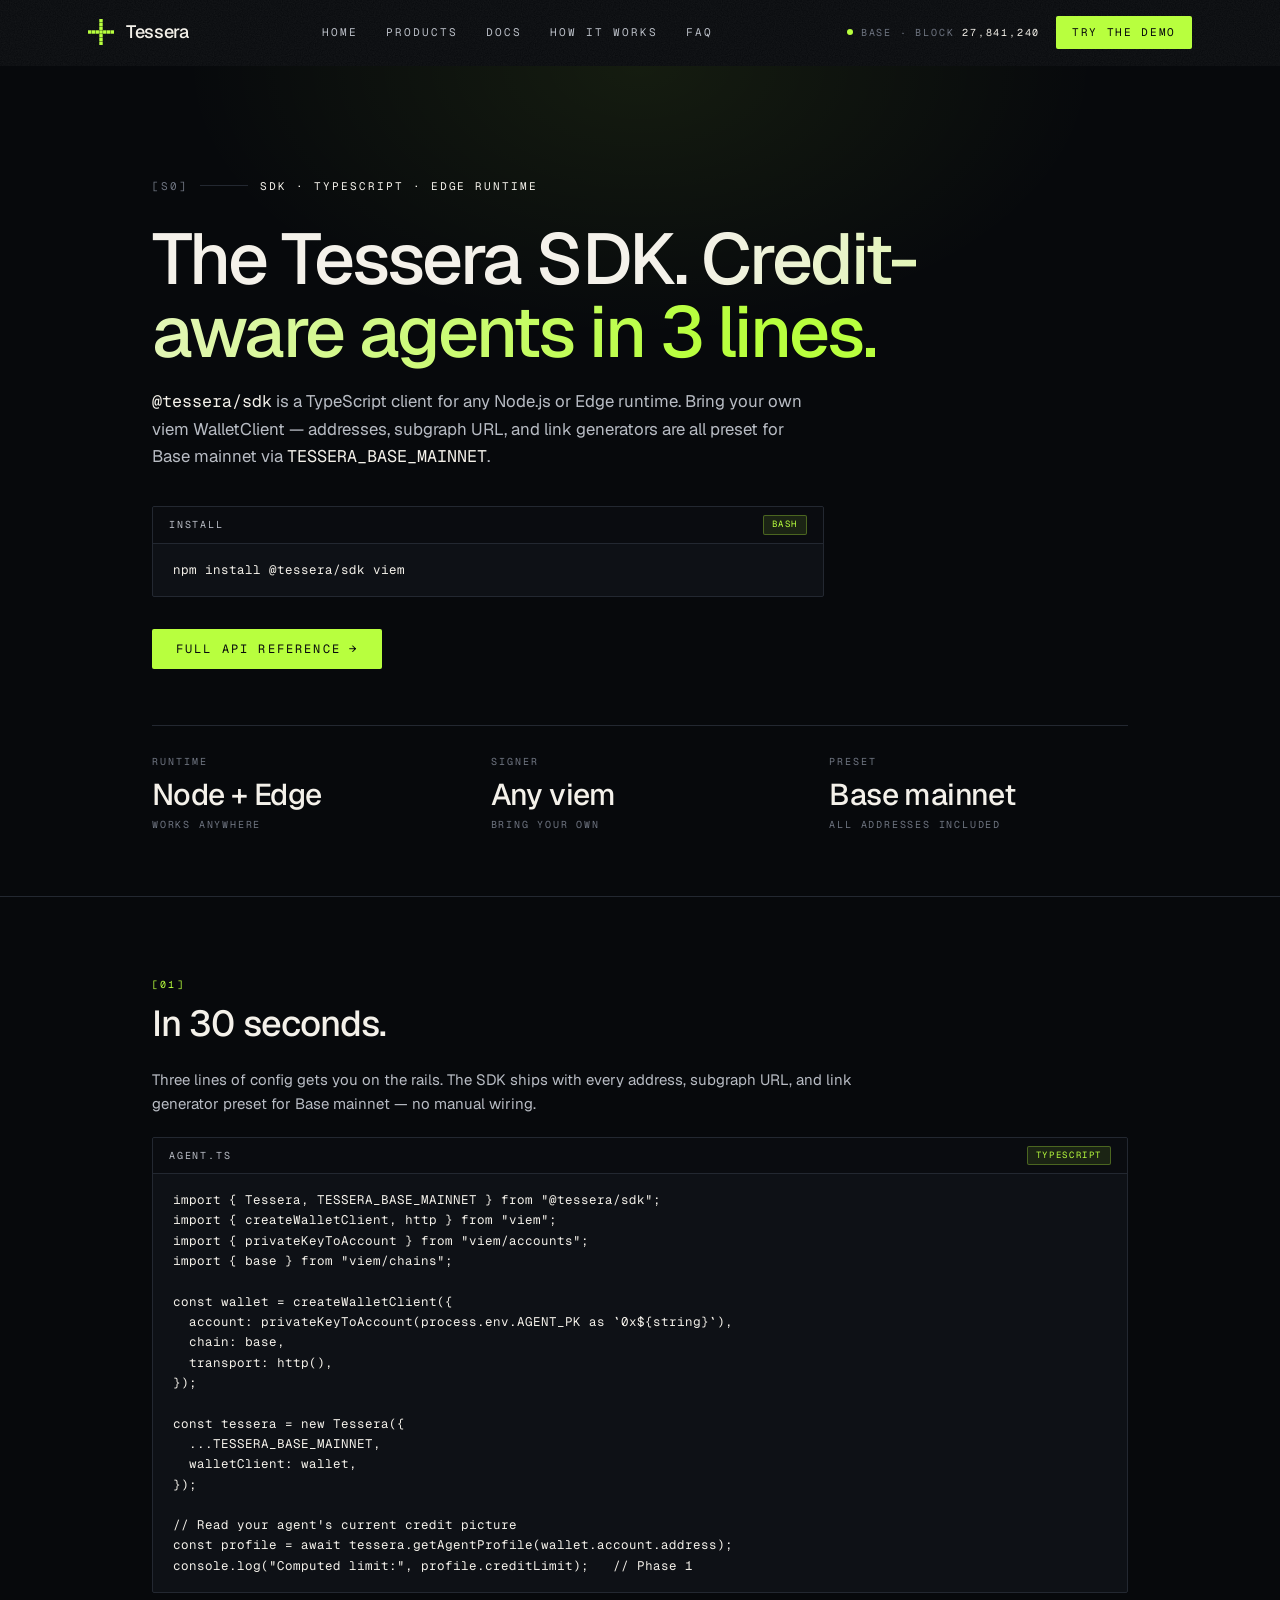
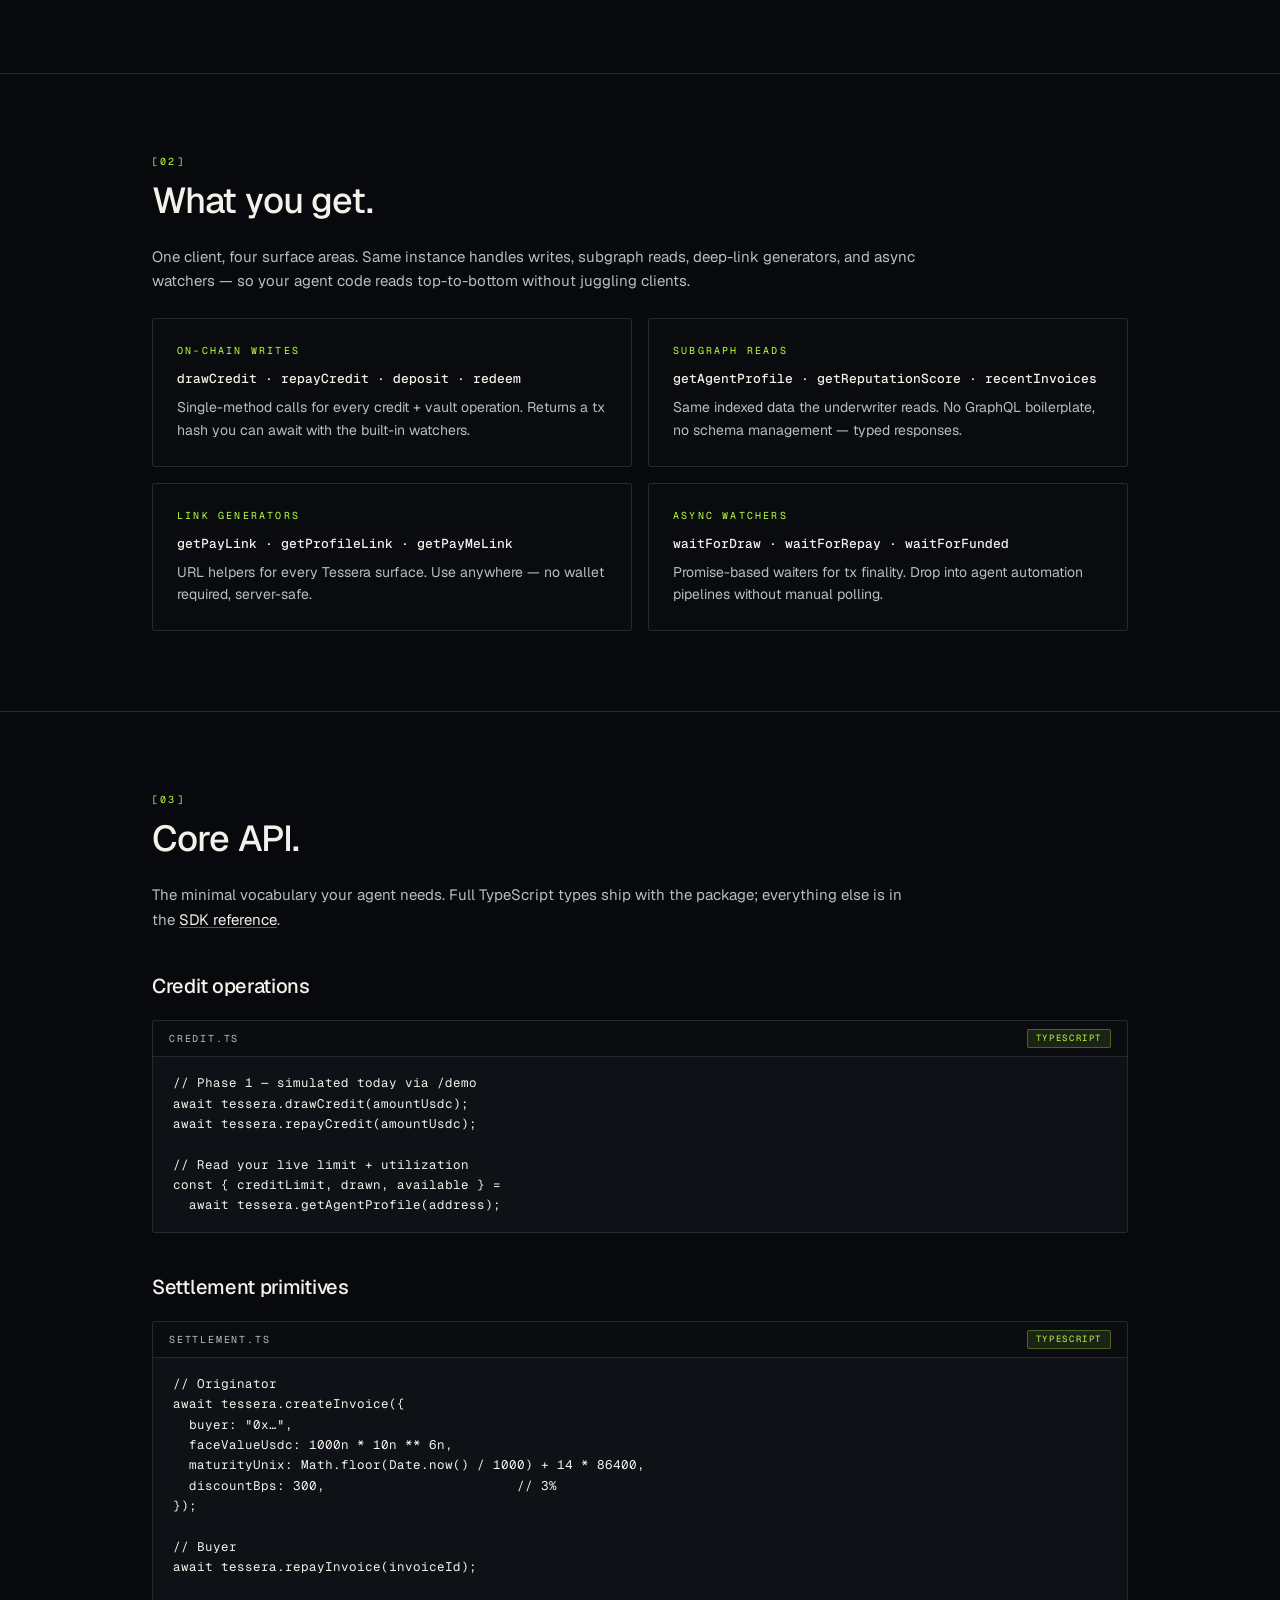
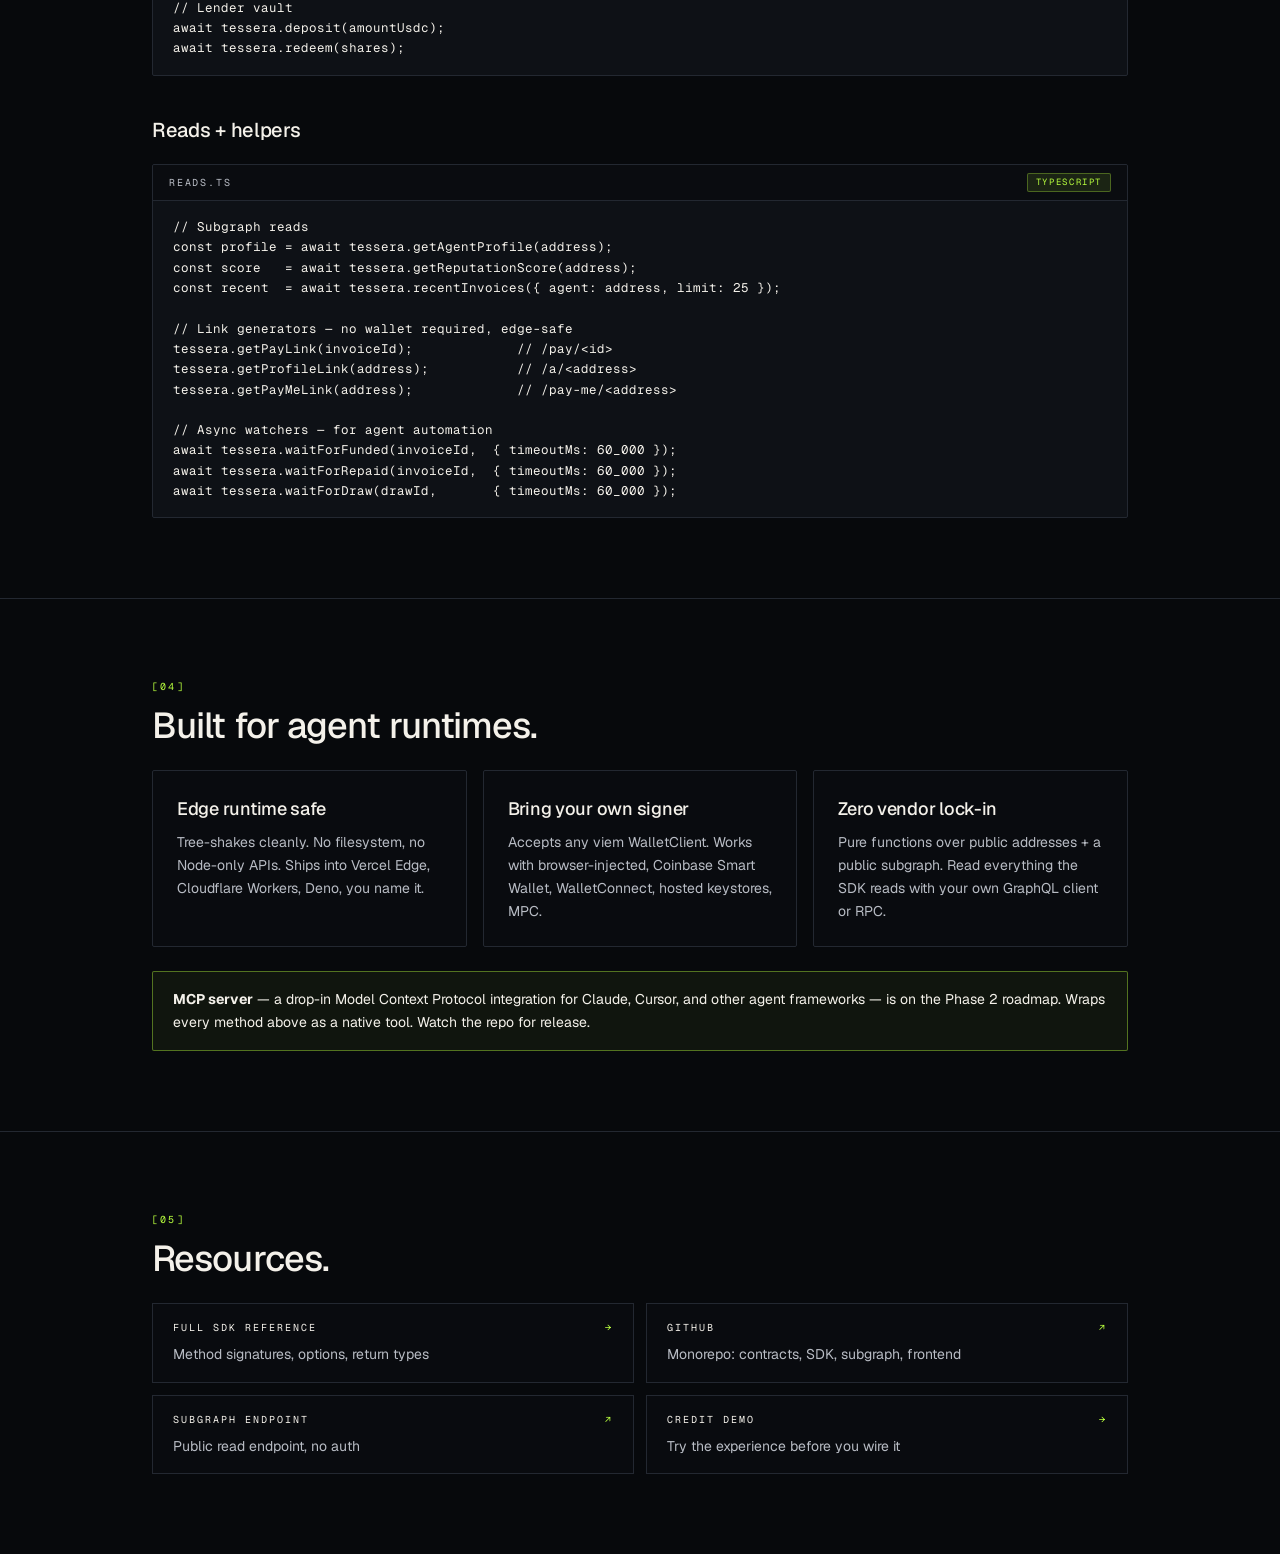
<file: sdk/index.html>
<!DOCTYPE html>
<!--Ft8yQvG0eABV3Ahklr_UZ-->
<html lang="en" class="__variable_245d8d __variable_97c177 dark" style="--font-geist:&#x27;GeistSans&#x27;, &#x27;GeistSans Fallback&#x27;;--font-geist-mono:&#x27;GeistMono&#x27;, ui-monospace, SFMono-Regular, Roboto Mono, Menlo, Monaco, Liberation Mono, DejaVu Sans Mono, Courier New, monospace">
    <head>
        <meta charSet="utf-8"/>
        <meta name="viewport" content="width=device-width, initial-scale=1"/>
        <link rel="preload" href="/_next/static/media/27834908180db20f-s.p.woff2" as="font" crossorigin="" type="font/woff2"/>
        <link rel="preload" href="/_next/static/media/78fec81b34c4a365.p.woff2" as="font" crossorigin="" type="font/woff2"/>
        <link rel="stylesheet" href="/_next/static/css/622368f7f0db5441.css" data-precedence="next"/>
        <link rel="preload" as="script" fetchPriority="low" href="/_next/static/chunks/webpack-d14fcdd6ad0ef713.js"/>
        <script src="/_next/static/chunks/c7879cf7-9feafa87d60caa99.js" async=""></script>
        <script src="/_next/static/chunks/3131-18c73fc0728bb1f1.js" async=""></script>
        <script src="/_next/static/chunks/main-app-6cd8e53e002432e3.js" async=""></script>
        <script src="/_next/static/chunks/2618-758f7adc6c281117.js" async=""></script>
        <script src="/_next/static/chunks/132-20852e0d997519bc.js" async=""></script>
        <script src="/_next/static/chunks/app/layout-7159ba2214834ed6.js" async=""></script>
        <script src="/_next/static/chunks/app/sdk/page-6f033f4fac347427.js" async=""></script>
        <script src="/_next/static/chunks/app/global-error-441a57bb6d144f3f.js" async=""></script>
        <meta name="next-size-adjust" content=""/>
        <title>SDK - Tessera</title>
        <meta name="description" content="@tessera/sdk — TypeScript client for the Tessera credit protocol. Drop into any Node.js or Edge runtime, bring your own viem WalletClient, ship credit-aware agents in 3 lines."/>
        <meta name="robots" content="index, follow"/>
        <meta property="og:title" content="Tessera - The first credit card built for AI agents"/>
        <meta property="og:description" content="USDC credit line on Base, underwritten on-chain from your agent&#x27;s settlement history. Draw, spend, repay, all programmable. Limits earn themselves."/>
        <meta property="og:url" content="https://tessera.fi"/>
        <meta property="og:site_name" content="Tessera"/>
        <meta property="og:image" content="https://tessera.fi/og.png"/>
        <meta property="og:image:width" content="1500"/>
        <meta property="og:image:height" content="500"/>
        <meta property="og:image:alt" content="Tessera - The first credit card built for AI agents"/>
        <meta property="og:type" content="website"/>
        <meta name="twitter:card" content="summary_large_image"/>
        <meta name="twitter:site" content="@TesseraBase"/>
        <meta name="twitter:creator" content="@TesseraBase"/>
        <meta name="twitter:title" content="Tessera - The first credit card built for AI agents"/>
        <meta name="twitter:description" content="USDC credit line on Base, underwritten on-chain from your agent&#x27;s settlement history. Draw, spend, repay, all programmable."/>
        <meta name="twitter:image" content="https://tessera.fi/og.png"/>
        <link rel="icon" href="/icon.svg?6513c8875eaf10e2" type="image/svg+xml" sizes="any"/>
        <script src="/_next/static/chunks/polyfills-42372ed130431b0a.js" noModule=""></script>
    </head>
    <body class="bg-ink text-bone antialiased">
        <div hidden="">
        <!--$-->
        <!--/$-->
        </div>
        <header class="sticky top-0 z-50 transition-all duration-300 border-b border-transparent bg-transparent">
            <div class="mx-auto flex max-w-6xl items-center justify-between gap-4 px-6 py-4">
                <a href="/" class="focus-ring inline-flex items-center gap-3 rounded-sm">
                    <svg width="26" height="26" viewBox="0 0 76 76" aria-hidden="true" class="text-lumen" style="display:block">
                        <rect x="0" y="33" width="10" height="10" fill="currentColor" opacity="1" class="" style="transition:opacity 240ms cubic-bezier(0.16,1,0.3,1) 240ms;transform-origin:5px 38px"></rect>
                        <rect x="33" y="0" width="10" height="10" fill="currentColor" opacity="1" class="" style="transition:opacity 240ms cubic-bezier(0.16,1,0.3,1) 240ms;transform-origin:38px 5px"></rect>
                        <rect x="11" y="33" width="10" height="10" fill="currentColor" opacity="1" class="" style="transition:opacity 240ms cubic-bezier(0.16,1,0.3,1) 160ms;transform-origin:16px 38px"></rect>
                        <rect x="33" y="11" width="10" height="10" fill="currentColor" opacity="1" class="" style="transition:opacity 240ms cubic-bezier(0.16,1,0.3,1) 160ms;transform-origin:38px 16px"></rect>
                        <rect x="22" y="33" width="10" height="10" fill="currentColor" opacity="1" class="" style="transition:opacity 240ms cubic-bezier(0.16,1,0.3,1) 80ms;transform-origin:27px 38px"></rect>
                        <rect x="33" y="22" width="10" height="10" fill="currentColor" opacity="1" class="" style="transition:opacity 240ms cubic-bezier(0.16,1,0.3,1) 80ms;transform-origin:38px 27px"></rect>
                        <rect x="33" y="33" width="10" height="10" fill="currentColor" opacity="1" class="animate-tile-pulse" style="transition:opacity 240ms cubic-bezier(0.16,1,0.3,1) 0ms;transform-origin:38px 38px"></rect>
                        <rect x="44" y="33" width="10" height="10" fill="currentColor" opacity="1" class="" style="transition:opacity 240ms cubic-bezier(0.16,1,0.3,1) 80ms;transform-origin:49px 38px"></rect>
                        <rect x="33" y="44" width="10" height="10" fill="currentColor" opacity="1" class="" style="transition:opacity 240ms cubic-bezier(0.16,1,0.3,1) 80ms;transform-origin:38px 49px"></rect>
                        <rect x="55" y="33" width="10" height="10" fill="currentColor" opacity="1" class="" style="transition:opacity 240ms cubic-bezier(0.16,1,0.3,1) 160ms;transform-origin:60px 38px"></rect>
                        <rect x="33" y="55" width="10" height="10" fill="currentColor" opacity="1" class="" style="transition:opacity 240ms cubic-bezier(0.16,1,0.3,1) 160ms;transform-origin:38px 60px"></rect>
                        <rect x="66" y="33" width="10" height="10" fill="currentColor" opacity="1" class="" style="transition:opacity 240ms cubic-bezier(0.16,1,0.3,1) 240ms;transform-origin:71px 38px"></rect>
                        <rect x="33" y="66" width="10" height="10" fill="currentColor" opacity="1" class="" style="transition:opacity 240ms cubic-bezier(0.16,1,0.3,1) 240ms;transform-origin:38px 71px"></rect>
                    </svg>
                    <span class="font-display text-lg font-medium tracking-tight text-bone">Tessera</span>
                </a>
                <nav class="hidden items-center gap-7 text-sm md:flex">
                    <a href="/" class="font-mono text-[11px] uppercase tracking-[0.18em] text-ash transition-colors duration-200 hover:text-lumen">Home</a>
                    <a href="/products" class="font-mono text-[11px] uppercase tracking-[0.18em] text-ash transition-colors duration-200 hover:text-lumen">Products</a>
                    <a href="/docs" class="font-mono text-[11px] uppercase tracking-[0.18em] text-ash transition-colors duration-200 hover:text-lumen">Docs</a>
                    <a href="/#how" class="font-mono text-[11px] uppercase tracking-[0.18em] text-ash transition-colors duration-200 hover:text-lumen">How it works</a>
                    <a href="/#faq" class="font-mono text-[11px] uppercase tracking-[0.18em] text-ash transition-colors duration-200 hover:text-lumen">FAQ</a>
                </nav>
                <div class="flex items-center gap-4">
                    <div class="hidden items-center gap-2 lg:flex">
                        <span class="relative inline-block h-1.5 w-1.5">
                            <span class="absolute inset-0 rounded-full bg-lumen animate-glow-pulse"></span>
                        </span>
                        <span class="font-mono text-[10px] uppercase tracking-[0.18em] text-mute">
                            base · block
                            <!-- -->
                            <span class="num text-bone">27,841,239</span>
                        </span>
                    </div>
                    <a href="/demo" class="btn-lumen focus-ring rounded-sm px-4 py-2 font-mono text-[11px] uppercase tracking-[0.15em]">Try the demo</a>
                </div>
            </div>
        </header>
        <main class="min-h-screen bg-ink">
            <section class="relative border-b border-smoke">
                <div aria-hidden="true" class="pointer-events-none absolute inset-0" style="background-image:radial-gradient(ellipse 55% 50% at 50% 0%, rgba(184,255,62,0.08), transparent 65%)"></div>
                <div class="relative mx-auto max-w-5xl px-6 pb-16 pt-20 md:pt-28">
                    <div class="flex items-center gap-3 font-mono text-[11px] uppercase tracking-[0.18em] ">
                        <span class="text-mute">[
                        <!-- -->
                        S0
                        <!-- -->
                        ]</span>
                        <span class="h-px flex-1 max-w-12 bg-smoke"></span>
                        <span class="text-bone">SDK · TypeScript · Edge runtime</span>
                    </div>
                    <h1 class="mt-7 max-w-3xl font-display text-[clamp(2.4rem,5.6vw,4.5rem)] font-medium leading-[1.02] tracking-[-0.03em] text-bone">
                        The Tessera SDK.
                        <!-- -->
                        <span class="gradient-text-warm">Credit-aware agents in 3 lines.</span>
                    </h1>
                    <p class="mt-5 max-w-2xl text-[1.05rem] leading-relaxed text-ash">
                        <code class="font-mono text-bone">@tessera/sdk</code>
                        is a TypeScript client for any Node.js or Edge runtime. Bring your own viem WalletClient — addresses, subgraph URL, and link generators are all preset for Base mainnet via
                        <!-- -->
                        <code class="font-mono text-bone">TESSERA_BASE_MAINNET</code>
                        .
                    </p>
                    <div class="mt-9 max-w-2xl">
                        <div class="mt-5 overflow-hidden rounded-sm border border-smoke bg-obsidian">
                            <div class="flex items-center justify-between border-b border-smoke bg-ink/60 px-4 py-2">
                                <span class="font-mono text-[10px] uppercase tracking-[0.18em] text-ash">install</span>
                                <span class="rounded-sm border border-lumen/30 bg-lumen/10 px-2 py-0.5 font-mono text-[9px] uppercase tracking-[0.18em] text-lumen">bash</span>
                            </div>
                            <pre class="overflow-x-auto px-5 py-4 text-[12.5px] leading-relaxed text-bone">
                                <code class="font-mono">npm install @tessera/sdk viem</code>
                            </pre>
                        </div>
                    </div>
                    <div class="mt-8 flex flex-col gap-3 sm:flex-row">
                        <a href="/docs#sdk-reference" class="btn-lumen focus-ring inline-flex items-center justify-center gap-2 rounded-sm px-6 py-3 font-mono text-xs uppercase tracking-[0.18em]">
                            Full API reference<span aria-hidden="true">→</span>
                        </a>
                    </div>
                    <div class="mt-14 grid grid-cols-1 gap-x-10 gap-y-5 border-t border-smoke pt-7 sm:grid-cols-3">
                        <div>
                            <div class="font-mono text-[10px] uppercase tracking-[0.2em] text-mute">Runtime</div>
                            <div class="num mt-2 font-display text-2xl font-medium tracking-[-0.02em] text-bone md:text-3xl">Node + Edge</div>
                            <div class="mt-1 font-mono text-[10px] uppercase tracking-[0.18em] text-mute">works anywhere</div>
                        </div>
                        <div>
                            <div class="font-mono text-[10px] uppercase tracking-[0.2em] text-mute">Signer</div>
                            <div class="num mt-2 font-display text-2xl font-medium tracking-[-0.02em] text-bone md:text-3xl">Any viem</div>
                            <div class="mt-1 font-mono text-[10px] uppercase tracking-[0.18em] text-mute">bring your own</div>
                        </div>
                        <div>
                            <div class="font-mono text-[10px] uppercase tracking-[0.2em] text-mute">Preset</div>
                            <div class="num mt-2 font-display text-2xl font-medium tracking-[-0.02em] text-bone md:text-3xl">Base mainnet</div>
                            <div class="mt-1 font-mono text-[10px] uppercase tracking-[0.18em] text-mute">all addresses included</div>
                        </div>
                    </div>
                </div>
            </section>
            <section id="quickstart" class="scroll-mt-24 border-b border-smoke last:border-b-0">
                <div class="mx-auto max-w-5xl px-6 py-16 md:py-20">
                    <div class="font-mono text-[10px] uppercase tracking-[0.22em] text-lumen">[
                    <!-- -->
                    01
                    <!-- -->
                    ]</div>
                    <h2 class="mt-3 font-display text-3xl font-medium leading-[1.08] tracking-[-0.025em] text-bone md:text-4xl">In 30 seconds.</h2>
                    <div class="mt-6">
                        <p class="mt-4 max-w-3xl text-[15px] leading-relaxed text-ash">Three lines of config gets you on the rails. The SDK ships with every address, subgraph URL, and link generator preset for Base mainnet — no manual wiring.</p>
                        <div class="mt-5 overflow-hidden rounded-sm border border-smoke bg-obsidian">
                            <div class="flex items-center justify-between border-b border-smoke bg-ink/60 px-4 py-2">
                                <span class="font-mono text-[10px] uppercase tracking-[0.18em] text-ash">agent.ts</span>
                                <span class="rounded-sm border border-lumen/30 bg-lumen/10 px-2 py-0.5 font-mono text-[9px] uppercase tracking-[0.18em] text-lumen">typescript</span>
                            </div>
                            <pre class="overflow-x-auto px-5 py-4 text-[12.5px] leading-relaxed text-bone">
                                <code class="font-mono">import { Tessera, TESSERA_BASE_MAINNET } from &quot;@tessera/sdk &quot;;
import { createWalletClient, http } from &quot;viem &quot;;
import { privateKeyToAccount } from &quot;viem/accounts &quot;;
import { base } from &quot;viem/chains &quot;;

const wallet = createWalletClient({
  account: privateKeyToAccount(process.env.AGENT_PK as `0x${string}`),
  chain: base,
  transport: http(),
});

const tessera = new Tessera({
  ...TESSERA_BASE_MAINNET,
  walletClient: wallet,
});

// Read your agent &#x27;s current credit picture
const profile = await tessera.getAgentProfile(wallet.account.address);
console.log(&quot;Computed limit:&quot;, profile.creditLimit);   // Phase 1</code>
                            </pre>
                        </div>
                    </div>
                </div>
            </section>
            <section id="capabilities" class="scroll-mt-24 border-b border-smoke last:border-b-0">
                <div class="mx-auto max-w-5xl px-6 py-16 md:py-20">
                    <div class="font-mono text-[10px] uppercase tracking-[0.22em] text-lumen">[
                    <!-- -->
                    02
                    <!-- -->
                    ]</div>
                    <h2 class="mt-3 font-display text-3xl font-medium leading-[1.08] tracking-[-0.025em] text-bone md:text-4xl">What you get.</h2>
                    <div class="mt-6">
                        <p class="mt-4 max-w-3xl text-[15px] leading-relaxed text-ash">One client, four surface areas. Same instance handles writes, subgraph reads, deep-link generators, and async watchers — so your agent code reads top-to-bottom without juggling clients.</p>
                        <div class="mt-6 grid grid-cols-1 gap-4 md:grid-cols-2">
                            <div class="rounded-sm border border-smoke bg-obsidian/40 p-6 transition-colors hover:border-lumen/30">
                                <div class="font-mono text-[10px] uppercase tracking-[0.22em] text-lumen">On-chain writes</div>
                                <h4 class="mt-3 font-mono text-[13px] font-medium leading-[1.4] text-bone">drawCredit · repayCredit · deposit · redeem</h4>
                                <p class="mt-2 text-sm leading-relaxed text-ash">Single-method calls for every credit + vault operation. Returns a tx hash you can await with the built-in watchers.</p>
                            </div>
                            <div class="rounded-sm border border-smoke bg-obsidian/40 p-6 transition-colors hover:border-lumen/30">
                                <div class="font-mono text-[10px] uppercase tracking-[0.22em] text-lumen">Subgraph reads</div>
                                <h4 class="mt-3 font-mono text-[13px] font-medium leading-[1.4] text-bone">getAgentProfile · getReputationScore · recentInvoices</h4>
                                <p class="mt-2 text-sm leading-relaxed text-ash">Same indexed data the underwriter reads. No GraphQL boilerplate, no schema management — typed responses.</p>
                            </div>
                            <div class="rounded-sm border border-smoke bg-obsidian/40 p-6 transition-colors hover:border-lumen/30">
                                <div class="font-mono text-[10px] uppercase tracking-[0.22em] text-lumen">Link generators</div>
                                <h4 class="mt-3 font-mono text-[13px] font-medium leading-[1.4] text-bone">getPayLink · getProfileLink · getPayMeLink</h4>
                                <p class="mt-2 text-sm leading-relaxed text-ash">URL helpers for every Tessera surface. Use anywhere — no wallet required, server-safe.</p>
                            </div>
                            <div class="rounded-sm border border-smoke bg-obsidian/40 p-6 transition-colors hover:border-lumen/30">
                                <div class="font-mono text-[10px] uppercase tracking-[0.22em] text-lumen">Async watchers</div>
                                <h4 class="mt-3 font-mono text-[13px] font-medium leading-[1.4] text-bone">waitForDraw · waitForRepay · waitForFunded</h4>
                                <p class="mt-2 text-sm leading-relaxed text-ash">Promise-based waiters for tx finality. Drop into agent automation pipelines without manual polling.</p>
                            </div>
                        </div>
                    </div>
                </div>
            </section>
            <section id="core-api" class="scroll-mt-24 border-b border-smoke last:border-b-0">
                <div class="mx-auto max-w-5xl px-6 py-16 md:py-20">
                    <div class="font-mono text-[10px] uppercase tracking-[0.22em] text-lumen">[
                    <!-- -->
                    03
                    <!-- -->
                    ]</div>
                    <h2 class="mt-3 font-display text-3xl font-medium leading-[1.08] tracking-[-0.025em] text-bone md:text-4xl">Core API.</h2>
                    <div class="mt-6">
                        <p class="mt-4 max-w-3xl text-[15px] leading-relaxed text-ash">
                            The minimal vocabulary your agent needs. Full TypeScript types ship with the package; everything else is in the
                            <!-- -->
                            <a href="/docs#sdk-reference" class="text-bone underline decoration-lumen/40 underline-offset-2 hover:decoration-lumen">SDK reference</a>
                            .
                        </p>
                        <h3 class="mt-10 font-display text-xl font-medium tracking-[-0.015em] text-bone">Credit operations</h3>
                        <div class="mt-5 overflow-hidden rounded-sm border border-smoke bg-obsidian">
                            <div class="flex items-center justify-between border-b border-smoke bg-ink/60 px-4 py-2">
                                <span class="font-mono text-[10px] uppercase tracking-[0.18em] text-ash">credit.ts</span>
                                <span class="rounded-sm border border-lumen/30 bg-lumen/10 px-2 py-0.5 font-mono text-[9px] uppercase tracking-[0.18em] text-lumen">typescript</span>
                            </div>
                            <pre class="overflow-x-auto px-5 py-4 text-[12.5px] leading-relaxed text-bone">
                                <code class="font-mono">// Phase 1 — simulated today via /demo
await tessera.drawCredit(amountUsdc);
await tessera.repayCredit(amountUsdc);

// Read your live limit + utilization
const { creditLimit, drawn, available } =
  await tessera.getAgentProfile(address);</code>
                            </pre>
                        </div>
                        <h3 class="mt-10 font-display text-xl font-medium tracking-[-0.015em] text-bone">Settlement primitives</h3>
                        <div class="mt-5 overflow-hidden rounded-sm border border-smoke bg-obsidian">
                            <div class="flex items-center justify-between border-b border-smoke bg-ink/60 px-4 py-2">
                                <span class="font-mono text-[10px] uppercase tracking-[0.18em] text-ash">settlement.ts</span>
                                <span class="rounded-sm border border-lumen/30 bg-lumen/10 px-2 py-0.5 font-mono text-[9px] uppercase tracking-[0.18em] text-lumen">typescript</span>
                            </div>
                            <pre class="overflow-x-auto px-5 py-4 text-[12.5px] leading-relaxed text-bone">
                                <code class="font-mono">// Originator
await tessera.createInvoice({
  buyer: &quot;0x…&quot;,
  faceValueUsdc: 1000n * 10n ** 6n,
  maturityUnix: Math.floor(Date.now() / 1000) + 14 * 86400,
  discountBps: 300,                        // 3%
});

// Buyer
await tessera.repayInvoice(invoiceId);

// Lender vault
await tessera.deposit(amountUsdc);
await tessera.redeem(shares);</code>
                            </pre>
                        </div>
                        <h3 class="mt-10 font-display text-xl font-medium tracking-[-0.015em] text-bone">Reads + helpers</h3>
                        <div class="mt-5 overflow-hidden rounded-sm border border-smoke bg-obsidian">
                            <div class="flex items-center justify-between border-b border-smoke bg-ink/60 px-4 py-2">
                                <span class="font-mono text-[10px] uppercase tracking-[0.18em] text-ash">reads.ts</span>
                                <span class="rounded-sm border border-lumen/30 bg-lumen/10 px-2 py-0.5 font-mono text-[9px] uppercase tracking-[0.18em] text-lumen">typescript</span>
                            </div>
                            <pre class="overflow-x-auto px-5 py-4 text-[12.5px] leading-relaxed text-bone">
                                <code class="font-mono">// Subgraph reads
const profile = await tessera.getAgentProfile(address);
const score   = await tessera.getReputationScore(address);
const recent  = await tessera.recentInvoices({ agent: address, limit: 25 });

// Link generators — no wallet required, edge-safe
tessera.getPayLink(invoiceId);             // /pay/&lt;id &gt;tessera.getProfileLink(address);           // /a/&lt;address &gt;tessera.getPayMeLink(address);             // /pay-me/&lt;address &gt;// Async watchers — for agent automation
await tessera.waitForFunded(invoiceId,  { timeoutMs: 60_000 });
await tessera.waitForRepaid(invoiceId,  { timeoutMs: 60_000 });
await tessera.waitForDraw(drawId,       { timeoutMs: 60_000 });</code>
                            </pre>
                        </div>
                    </div>
                </div>
            </section>
            <section id="built-for-agents" class="scroll-mt-24 border-b border-smoke last:border-b-0">
                <div class="mx-auto max-w-5xl px-6 py-16 md:py-20">
                    <div class="font-mono text-[10px] uppercase tracking-[0.22em] text-lumen">[
                    <!-- -->
                    04
                    <!-- -->
                    ]</div>
                    <h2 class="mt-3 font-display text-3xl font-medium leading-[1.08] tracking-[-0.025em] text-bone md:text-4xl">Built for agent runtimes.</h2>
                    <div class="mt-6">
                        <div class="mt-6 grid grid-cols-1 gap-4 md:grid-cols-3">
                            <div class="rounded-sm border border-smoke bg-obsidian/40 p-6">
                                <h4 class="font-display text-lg font-medium tracking-[-0.015em] text-bone">Edge runtime safe</h4>
                                <p class="mt-2 text-sm leading-relaxed text-ash">Tree-shakes cleanly. No filesystem, no Node-only APIs. Ships into Vercel Edge, Cloudflare Workers, Deno, you name it.</p>
                            </div>
                            <div class="rounded-sm border border-smoke bg-obsidian/40 p-6">
                                <h4 class="font-display text-lg font-medium tracking-[-0.015em] text-bone">Bring your own signer</h4>
                                <p class="mt-2 text-sm leading-relaxed text-ash">Accepts any viem WalletClient. Works with browser-injected, Coinbase Smart Wallet, WalletConnect, hosted keystores, MPC.</p>
                            </div>
                            <div class="rounded-sm border border-smoke bg-obsidian/40 p-6">
                                <h4 class="font-display text-lg font-medium tracking-[-0.015em] text-bone">Zero vendor lock-in</h4>
                                <p class="mt-2 text-sm leading-relaxed text-ash">Pure functions over public addresses + a public subgraph. Read everything the SDK reads with your own GraphQL client or RPC.</p>
                            </div>
                        </div>
                        <div class="mt-6 rounded-sm border px-5 py-4 text-sm leading-relaxed border-lumen/40 bg-lumen/[0.05] text-bone">
                            <strong class="text-bone">MCP server</strong>
                            — a drop-in Model Context Protocol integration for Claude, Cursor, and other agent frameworks — is on the Phase 2 roadmap. Wraps every method above as a native tool. Watch the repo for release.
                        </div>
                    </div>
                </div>
            </section>
            <section id="resources" class="scroll-mt-24 border-b border-smoke last:border-b-0">
                <div class="mx-auto max-w-5xl px-6 py-16 md:py-20">
                    <div class="font-mono text-[10px] uppercase tracking-[0.22em] text-lumen">[
                    <!-- -->
                    05
                    <!-- -->
                    ]</div>
                    <h2 class="mt-3 font-display text-3xl font-medium leading-[1.08] tracking-[-0.025em] text-bone md:text-4xl">Resources.</h2>
                    <div class="mt-6">
                        <ul class="mt-2 grid grid-cols-1 gap-3 md:grid-cols-2">
                            <li>
                                <a href="/docs#sdk-reference" class="group block border border-smoke bg-obsidian/40 px-5 py-4 transition-colors hover:border-lumen/40 hover:bg-obsidian/60">
                                    <div class="flex items-center justify-between font-mono text-[10px] uppercase tracking-[0.2em] text-bone">
                                        <span>Full SDK reference</span>
                                        <span aria-hidden="true" class="text-lumen">→</span>
                                    </div>
                                    <p class="mt-2 text-sm leading-relaxed text-ash">Method signatures, options, return types</p>
                                </a>
                            </li>
                            <li>
                                <a href="https://github.com/cmxdev1/Tessera" target="_blank" rel="noopener noreferrer" class="group block border border-smoke bg-obsidian/40 px-5 py-4 transition-colors hover:border-lumen/40 hover:bg-obsidian/60">
                                    <div class="flex items-center justify-between font-mono text-[10px] uppercase tracking-[0.2em] text-bone">
                                        <span>GitHub</span>
                                        <span aria-hidden="true" class="text-lumen">↗</span>
                                    </div>
                                    <p class="mt-2 text-sm leading-relaxed text-ash">Monorepo: contracts, SDK, subgraph, frontend</p>
                                </a>
                            </li>
                            <li>
                                <a href="https://api.studio.thegraph.com/query/1749787/tessera-base/v0.0.1" target="_blank" rel="noopener noreferrer" class="group block border border-smoke bg-obsidian/40 px-5 py-4 transition-colors hover:border-lumen/40 hover:bg-obsidian/60">
                                    <div class="flex items-center justify-between font-mono text-[10px] uppercase tracking-[0.2em] text-bone">
                                        <span>Subgraph endpoint</span>
                                        <span aria-hidden="true" class="text-lumen">↗</span>
                                    </div>
                                    <p class="mt-2 text-sm leading-relaxed text-ash">Public read endpoint, no auth</p>
                                </a>
                            </li>
                            <li>
                                <a href="/demo" class="group block border border-smoke bg-obsidian/40 px-5 py-4 transition-colors hover:border-lumen/40 hover:bg-obsidian/60">
                                    <div class="flex items-center justify-between font-mono text-[10px] uppercase tracking-[0.2em] text-bone">
                                        <span>Credit demo</span>
                                        <span aria-hidden="true" class="text-lumen">→</span>
                                    </div>
                                    <p class="mt-2 text-sm leading-relaxed text-ash">Try the experience before you wire it</p>
                                </a>
                            </li>
                        </ul>

                    </div>
                </div>
            </section>
        </main>
        <!--$-->
        <!--/$-->
        <script src="/_next/static/chunks/webpack-d14fcdd6ad0ef713.js" id="_R_" async=""></script>
        <script>
            (self.__next_f = self.__next_f || []).push([0])
        </script>
        <script>
            self.__next_f.push([1, "1:\"$Sreact.fragment\"\n2:I[54594,[\"2618\",\"static/chunks/2618-758f7adc6c281117.js\",\"132\",\"static/chunks/132-20852e0d997519bc.js\",\"7177\",\"static/chunks/app/layout-7159ba2214834ed6.js\"],\"default\"]\n3:I[25204,[],\"\"]\n4:I[42642,[],\"\"]\n5:I[60133,[\"3713\",\"static/chunks/app/sdk/page-6f033f4fac347427.js\"],\"default\"]\n10:I[16723,[\"4219\",\"static/chunks/app/global-error-441a57bb6d144f3f.js\"],\"default\"]\n:HL[\"/_next/static/media/27834908180db20f-s.p.woff2\",\"font\",{\"crossOrigin\":\"\",\"type\":\"font/woff2\"}]\n:HL[\"/_next/static/media/78fec81b34c4a365.p.woff2\",\"font\",{\"crossOrigin\":\"\",\"type\":\"font/woff2\"}]\n:HL[\"/_next/static/css/622368f7f0db5441.css\",\"style\"]\n"])
        </script>
        <script>
            self.__next_f.push([1, "0:{\"P\":null,\"b\":\"Ft8yQvG0eABV3Ahklr-UZ\",\"p\":\"\",\"c\":[\"\",\"sdk\"],\"i\":false,\"f\":[[[\"\",{\"children\":[\"sdk\",{\"children\":[\"__PAGE__\",{}]}]},\"$undefined\",\"$undefined\",true],[\"\",[\"$\",\"$1\",\"c\",{\"children\":[[[\"$\",\"link\",\"0\",{\"rel\":\"stylesheet\",\"href\":\"/_next/static/css/622368f7f0db5441.css\",\"precedence\":\"next\",\"crossOrigin\":\"$undefined\",\"nonce\":\"$undefined\"}]],[\"$\",\"html\",null,{\"lang\":\"en\",\"className\":\"__variable_245d8d __variable_97c177 dark\",\"style\":{\"--font-geist\":\"'GeistSans', 'GeistSans Fallback'\",\"--font-geist-mono\":\"'GeistMono', ui-monospace, SFMono-Regular, Roboto Mono, Menlo, Monaco, Liberation Mono, DejaVu Sans Mono, Courier New, monospace\"},\"children\":[\"$\",\"body\",null,{\"className\":\"bg-ink text-bone antialiased\",\"children\":[\"$\",\"$L2\",null,{\"children\":[\"$\",\"$L3\",null,{\"parallelRouterKey\":\"children\",\"error\":\"$undefined\",\"errorStyles\":\"$undefined\",\"errorScripts\":\"$undefined\",\"template\":[\"$\",\"$L4\",null,{}],\"templateStyles\":\"$undefined\",\"templateScripts\":\"$undefined\",\"notFound\":[[[\"$\",\"title\",null,{\"children\":\"404: This page could not be found.\"}],[\"$\",\"div\",null,{\"style\":{\"fontFamily\":\"system-ui,\\\"Segoe UI\\\",Roboto,Helvetica,Arial,sans-serif,\\\"Apple Color Emoji\\\",\\\"Segoe UI Emoji\\\"\",\"height\":\"100vh\",\"textAlign\":\"center\",\"display\":\"flex\",\"flexDirection\":\"column\",\"alignItems\":\"center\",\"justifyContent\":\"center\"},\"children\":[\"$\",\"div\",null,{\"children\":[[\"$\",\"style\",null,{\"dangerouslySetInnerHTML\":{\"__html\":\"body{color:#000;background:#fff;margin:0}.next-error-h1{border-right:1px solid rgba(0,0,0,.3)}@media (prefers-color-scheme:dark){body{color:#fff;background:#000}.next-error-h1{border-right:1px solid rgba(255,255,255,.3)}}\"}}],[\"$\",\"h1\",null,{\"className\":\"next-error-h1\",\"style\":{\"display\":\"inline-block\",\"margin\":\"0 20px 0 0\",\"padding\":\"0 23px 0 0\",\"fontSize\":24,\"fontWeight\":500,\"verticalAlign\":\"top\",\"lineHeight\":\"49px\"},\"children\":404}],[\"$\",\"div\",null,{\"style\":{\"display\":\"inline-block\"},\"children\":[\"$\",\"h2\",null,{\"style\":{\"fontSize\":14,\"fontWeight\":400,\"lineHeight\":\"49px\",\"margin\":0},\"children\":\"This page could not be found.\"}]}]]}]}]],[]],\"forbidden\":\"$undefined\",\"unauthorized\":\"$undefined\"}]}]}]}]]}],{\"children\":[\"sdk\",[\"$\",\"$1\",\"c\",{\"children\":[null,[\"$\",\"$L3\",null,{\"parallelRouterKey\":\"children\",\"error\":\"$undefined\",\"errorStyles\":\"$undefined\",\"errorScripts\":\"$undefined\",\"template\":[\"$\",\"$L4\",null,{}],\"templateStyles\":\"$undefined\",\"templateScripts\":\"$undefined\",\"notFound\":\"$undefined\",\"forbidden\":\"$undefined\",\"unauthorized\":\"$undefined\"}]]}],{\"children\":[\"__PAGE__\",[\"$\",\"$1\",\"c\",{\"children\":[[[\"$\",\"$L5\",null,{}],[\"$\",\"main\",null,{\"className\":\"min-h-screen bg-ink\",\"children\":[[\"$\",\"section\",null,{\"className\":\"relative border-b border-smoke\",\"children\":[[\"$\",\"div\",null,{\"aria-hidden\":true,\"className\":\"pointer-events-none absolute inset-0\",\"style\":{\"backgroundImage\":\"radial-gradient(ellipse 55% 50% at 50% 0%, rgba(184,255,62,0.08), transparent 65%)\"}}],[\"$\",\"div\",null,{\"className\":\"relative mx-auto max-w-5xl px-6 pb-16 pt-20 md:pt-28\",\"children\":[[\"$\",\"div\",null,{\"className\":\"flex items-center gap-3 font-mono text-[11px] uppercase tracking-[0.18em] \",\"children\":[[\"$\",\"span\",null,{\"className\":\"text-mute\",\"children\":[\"[\",\"S0\",\"]\"]}],[\"$\",\"span\",null,{\"className\":\"h-px flex-1 max-w-12 bg-smoke\"}],[\"$\",\"span\",null,{\"className\":\"text-bone\",\"children\":\"SDK · TypeScript · Edge runtime\"}]]}],[\"$\",\"h1\",null,{\"className\":\"mt-7 max-w-3xl font-display text-[clamp(2.4rem,5.6vw,4.5rem)] font-medium leading-[1.02] tracking-[-0.03em] text-bone\",\"children\":[\"The Tessera SDK.\",\" \",[\"$\",\"span\",null,{\"className\":\"gradient-text-warm\",\"children\":\"Credit-aware agents in 3 lines.\"}]]}],[\"$\",\"p\",null,{\"className\":\"mt-5 max-w-2xl text-[1.05rem] leading-relaxed text-ash\",\"children\":[[\"$\",\"code\",null,{\"className\":\"font-mono text-bone\",\"children\":\"@tessera/sdk\"}],\" is a TypeScript client for any Node.js or Edge runtime. Bring your own viem WalletClient — addresses, subgraph URL, and link generators are all preset for Base mainnet via\",\" \",[\"$\",\"code\",null,{\"className\":\"font-mono text-bone\",\"children\":\"TESSERA_BASE_MAINNET\"}],\".\"]}],[\"$\",\"div\",null,{\"className\":\"mt-9 max-w-2xl\",\"children\":[\"$\",\"div\",null,{\"className\":\"mt-5 overflow-hidden rounded-sm border border-smoke bg-obsidian\",\"children\":[[\"$\",\"div\",null,{\"className\":\"flex items-center justify-between border-b border-smoke bg-ink/60 px-4 py-2\",\"children\":[[\"$\",\"span\",null,{\"className\":\"font-mono text-[10px] uppercase tracking-[0.18em] text-ash\",\"children\":\"install\"}],[\"$\",\"span\",null,{\"className\":\"rounded-sm border border-lumen/30 bg-lumen/10 px-2 py-0.5 font-mono text-[9px] uppercase tracking-[0.18em] text-lumen\",\"children\":\"bash\"}]]}],\"$L6\"]}]}],\"$L7\",\"$L8\"]}]]}],\"$L9\",\"$La\",\"$Lb\",\"$Lc\",\"$Ld\"]}]],null,\"$Le\"]}],{},null,false]},null,false]},null,false],\"$Lf\",false]],\"m\":\"$undefined\",\"G\":[\"$10\",[]],\"s\":false,\"S\":true}\n"])
        </script>
        <script>
            self.__next_f.push([1, "12:I[60433,[],\"OutletBoundary\"]\n14:I[19884,[],\"AsyncMetadataOutlet\"]\n16:I[60433,[],\"ViewportBoundary\"]\n18:I[60433,[],\"MetadataBoundary\"]\n19:\"$Sreact.suspense\"\n6:[\"$\",\"pre\",null,{\"className\":\"overflow-x-auto px-5 py-4 text-[12.5px] leading-relaxed text-bone\",\"children\":[\"$\",\"code\",null,{\"className\":\"font-mono\",\"children\":\"npm install @tessera/sdk viem\"}]}]\n7:[\"$\",\"div\",null,{\"className\":\"mt-8 flex flex-col gap-3 sm:flex-row\",\"children\":[\"$\",\"a\",null,{\"href\":\"/docs#sdk-reference\",\"className\":\"btn-lumen focus-ring inline-flex items-center justify-center gap-2 rounded-sm px-6 py-3 font-mono text-xs uppercase tracking-[0.18em]\",\"children\":[\"Full API reference\",[\"$\",\"span\",null,{\"aria-hidden\":true,\"children\":\"→\"}]]}]}]\n"])
        </script>
        <script>
            self.__next_f.push([1, "8:[\"$\",\"div\",null,{\"className\":\"mt-14 grid grid-cols-1 gap-x-10 gap-y-5 border-t border-smoke pt-7 sm:grid-cols-3\",\"children\":[[\"$\",\"div\",null,{\"children\":[[\"$\",\"div\",null,{\"className\":\"font-mono text-[10px] uppercase tracking-[0.2em] text-mute\",\"children\":\"Runtime\"}],[\"$\",\"div\",null,{\"className\":\"num mt-2 font-display text-2xl font-medium tracking-[-0.02em] text-bone md:text-3xl\",\"children\":\"Node + Edge\"}],[\"$\",\"div\",null,{\"className\":\"mt-1 font-mono text-[10px] uppercase tracking-[0.18em] text-mute\",\"children\":\"works anywhere\"}]]}],[\"$\",\"div\",null,{\"children\":[[\"$\",\"div\",null,{\"className\":\"font-mono text-[10px] uppercase tracking-[0.2em] text-mute\",\"children\":\"Signer\"}],[\"$\",\"div\",null,{\"className\":\"num mt-2 font-display text-2xl font-medium tracking-[-0.02em] text-bone md:text-3xl\",\"children\":\"Any viem\"}],[\"$\",\"div\",null,{\"className\":\"mt-1 font-mono text-[10px] uppercase tracking-[0.18em] text-mute\",\"children\":\"bring your own\"}]]}],[\"$\",\"div\",null,{\"children\":[[\"$\",\"div\",null,{\"className\":\"font-mono text-[10px] uppercase tracking-[0.2em] text-mute\",\"children\":\"Preset\"}],[\"$\",\"div\",null,{\"className\":\"num mt-2 font-display text-2xl font-medium tracking-[-0.02em] text-bone md:text-3xl\",\"children\":\"Base mainnet\"}],[\"$\",\"div\",null,{\"className\":\"mt-1 font-mono text-[10px] uppercase tracking-[0.18em] text-mute\",\"children\":\"all addresses included\"}]]}]]}]\n"])
        </script>
        <script>
            self.__next_f.push([1, "9:[\"$\",\"section\",null,{\"id\":\"quickstart\",\"className\":\"scroll-mt-24 border-b border-smoke last:border-b-0\",\"children\":[\"$\",\"div\",null,{\"className\":\"mx-auto max-w-5xl px-6 py-16 md:py-20\",\"children\":[[\"$\",\"div\",null,{\"className\":\"font-mono text-[10px] uppercase tracking-[0.22em] text-lumen\",\"children\":[\"[\",\"01\",\"]\"]}],[\"$\",\"h2\",null,{\"className\":\"mt-3 font-display text-3xl font-medium leading-[1.08] tracking-[-0.025em] text-bone md:text-4xl\",\"children\":\"In 30 seconds.\"}],[\"$\",\"div\",null,{\"className\":\"mt-6\",\"children\":[[\"$\",\"p\",null,{\"className\":\"mt-4 max-w-3xl text-[15px] leading-relaxed text-ash\",\"children\":\"Three lines of config gets you on the rails. The SDK ships with every address, subgraph URL, and link generator preset for Base mainnet — no manual wiring.\"}],[\"$\",\"div\",null,{\"className\":\"mt-5 overflow-hidden rounded-sm border border-smoke bg-obsidian\",\"children\":[[\"$\",\"div\",null,{\"className\":\"flex items-center justify-between border-b border-smoke bg-ink/60 px-4 py-2\",\"children\":[[\"$\",\"span\",null,{\"className\":\"font-mono text-[10px] uppercase tracking-[0.18em] text-ash\",\"children\":\"agent.ts\"}],[\"$\",\"span\",null,{\"className\":\"rounded-sm border border-lumen/30 bg-lumen/10 px-2 py-0.5 font-mono text-[9px] uppercase tracking-[0.18em] text-lumen\",\"children\":\"typescript\"}]]}],[\"$\",\"pre\",null,{\"className\":\"overflow-x-auto px-5 py-4 text-[12.5px] leading-relaxed text-bone\",\"children\":[\"$\",\"code\",null,{\"className\":\"font-mono\",\"children\":\"import { Tessera, TESSERA_BASE_MAINNET } from \\\"@tessera/sdk\\\";\\nimport { createWalletClient, http } from \\\"viem\\\";\\nimport { privateKeyToAccount } from \\\"viem/accounts\\\";\\nimport { base } from \\\"viem/chains\\\";\\n\\nconst wallet = createWalletClient({\\n  account: privateKeyToAccount(process.env.AGENT_PK as `0x${string}`),\\n  chain: base,\\n  transport: http(),\\n});\\n\\nconst tessera = new Tessera({\\n  ...TESSERA_BASE_MAINNET,\\n  walletClient: wallet,\\n});\\n\\n// Read your agent's current credit picture\\nconst profile = await tessera.getAgentProfile(wallet.account.address);\\nconsole.log(\\\"Computed limit:\\\", profile.creditLimit);   // Phase 1\"}]}]]}]]}]]}]}]\n"])
        </script>
        <script>
            self.__next_f.push([1, "a:[\"$\",\"section\",null,{\"id\":\"capabilities\",\"className\":\"scroll-mt-24 border-b border-smoke last:border-b-0\",\"children\":[\"$\",\"div\",null,{\"className\":\"mx-auto max-w-5xl px-6 py-16 md:py-20\",\"children\":[[\"$\",\"div\",null,{\"className\":\"font-mono text-[10px] uppercase tracking-[0.22em] text-lumen\",\"children\":[\"[\",\"02\",\"]\"]}],[\"$\",\"h2\",null,{\"className\":\"mt-3 font-display text-3xl font-medium leading-[1.08] tracking-[-0.025em] text-bone md:text-4xl\",\"children\":\"What you get.\"}],[\"$\",\"div\",null,{\"className\":\"mt-6\",\"children\":[[\"$\",\"p\",null,{\"className\":\"mt-4 max-w-3xl text-[15px] leading-relaxed text-ash\",\"children\":\"One client, four surface areas. Same instance handles writes, subgraph reads, deep-link generators, and async watchers — so your agent code reads top-to-bottom without juggling clients.\"}],[\"$\",\"div\",null,{\"className\":\"mt-6 grid grid-cols-1 gap-4 md:grid-cols-2\",\"children\":[[\"$\",\"div\",null,{\"className\":\"rounded-sm border border-smoke bg-obsidian/40 p-6 transition-colors hover:border-lumen/30\",\"children\":[[\"$\",\"div\",null,{\"className\":\"font-mono text-[10px] uppercase tracking-[0.22em] text-lumen\",\"children\":\"On-chain writes\"}],[\"$\",\"h4\",null,{\"className\":\"mt-3 font-mono text-[13px] font-medium leading-[1.4] text-bone\",\"children\":\"drawCredit · repayCredit · deposit · redeem\"}],[\"$\",\"p\",null,{\"className\":\"mt-2 text-sm leading-relaxed text-ash\",\"children\":\"Single-method calls for every credit + vault operation. Returns a tx hash you can await with the built-in watchers.\"}]]}],[\"$\",\"div\",null,{\"className\":\"rounded-sm border border-smoke bg-obsidian/40 p-6 transition-colors hover:border-lumen/30\",\"children\":[[\"$\",\"div\",null,{\"className\":\"font-mono text-[10px] uppercase tracking-[0.22em] text-lumen\",\"children\":\"Subgraph reads\"}],[\"$\",\"h4\",null,{\"className\":\"mt-3 font-mono text-[13px] font-medium leading-[1.4] text-bone\",\"children\":\"getAgentProfile · getReputationScore · recentInvoices\"}],[\"$\",\"p\",null,{\"className\":\"mt-2 text-sm leading-relaxed text-ash\",\"children\":\"Same indexed data the underwriter reads. No GraphQL boilerplate, no schema management — typed responses.\"}]]}],[\"$\",\"div\",null,{\"className\":\"rounded-sm border border-smoke bg-obsidian/40 p-6 transition-colors hover:border-lumen/30\",\"children\":[[\"$\",\"div\",null,{\"className\":\"font-mono text-[10px] uppercase tracking-[0.22em] text-lumen\",\"children\":\"Link generators\"}],[\"$\",\"h4\",null,{\"className\":\"mt-3 font-mono text-[13px] font-medium leading-[1.4] text-bone\",\"children\":\"getPayLink · getProfileLink · getPayMeLink\"}],[\"$\",\"p\",null,{\"className\":\"mt-2 text-sm leading-relaxed text-ash\",\"children\":\"URL helpers for every Tessera surface. Use anywhere — no wallet required, server-safe.\"}]]}],[\"$\",\"div\",null,{\"className\":\"rounded-sm border border-smoke bg-obsidian/40 p-6 transition-colors hover:border-lumen/30\",\"children\":[[\"$\",\"div\",null,{\"className\":\"font-mono text-[10px] uppercase tracking-[0.22em] text-lumen\",\"children\":\"Async watchers\"}],[\"$\",\"h4\",null,{\"className\":\"mt-3 font-mono text-[13px] font-medium leading-[1.4] text-bone\",\"children\":\"waitForDraw · waitForRepay · waitForFunded\"}],[\"$\",\"p\",null,{\"className\":\"mt-2 text-sm leading-relaxed text-ash\",\"children\":\"Promise-based waiters for tx finality. Drop into agent automation pipelines without manual polling.\"}]]}]]}]]}]]}]}]\n"])
        </script>
        <script>
            self.__next_f.push([1, "b:[\"$\",\"section\",null,{\"id\":\"core-api\",\"className\":\"scroll-mt-24 border-b border-smoke last:border-b-0\",\"children\":[\"$\",\"div\",null,{\"className\":\"mx-auto max-w-5xl px-6 py-16 md:py-20\",\"children\":[[\"$\",\"div\",null,{\"className\":\"font-mono text-[10px] uppercase tracking-[0.22em] text-lumen\",\"children\":[\"[\",\"03\",\"]\"]}],[\"$\",\"h2\",null,{\"className\":\"mt-3 font-display text-3xl font-medium leading-[1.08] tracking-[-0.025em] text-bone md:text-4xl\",\"children\":\"Core API.\"}],[\"$\",\"div\",null,{\"className\":\"mt-6\",\"children\":[[\"$\",\"p\",null,{\"className\":\"mt-4 max-w-3xl text-[15px] leading-relaxed text-ash\",\"children\":[\"The minimal vocabulary your agent needs. Full TypeScript types ship with the package; everything else is in the\",\" \",[\"$\",\"a\",null,{\"href\":\"/docs#sdk-reference\",\"className\":\"text-bone underline decoration-lumen/40 underline-offset-2 hover:decoration-lumen\",\"children\":[\"SDK reference\",\"$undefined\"]}],\".\"]}],[\"$\",\"h3\",null,{\"className\":\"mt-10 font-display text-xl font-medium tracking-[-0.015em] text-bone\",\"children\":\"Credit operations\"}],[\"$\",\"div\",null,{\"className\":\"mt-5 overflow-hidden rounded-sm border border-smoke bg-obsidian\",\"children\":[[\"$\",\"div\",null,{\"className\":\"flex items-center justify-between border-b border-smoke bg-ink/60 px-4 py-2\",\"children\":[[\"$\",\"span\",null,{\"className\":\"font-mono text-[10px] uppercase tracking-[0.18em] text-ash\",\"children\":\"credit.ts\"}],[\"$\",\"span\",null,{\"className\":\"rounded-sm border border-lumen/30 bg-lumen/10 px-2 py-0.5 font-mono text-[9px] uppercase tracking-[0.18em] text-lumen\",\"children\":\"typescript\"}]]}],[\"$\",\"pre\",null,{\"className\":\"overflow-x-auto px-5 py-4 text-[12.5px] leading-relaxed text-bone\",\"children\":[\"$\",\"code\",null,{\"className\":\"font-mono\",\"children\":\"// Phase 1 — simulated today via /demo\\nawait tessera.drawCredit(amountUsdc);\\nawait tessera.repayCredit(amountUsdc);\\n\\n// Read your live limit + utilization\\nconst { creditLimit, drawn, available } =\\n  await tessera.getAgentProfile(address);\"}]}]]}],[\"$\",\"h3\",null,{\"className\":\"mt-10 font-display text-xl font-medium tracking-[-0.015em] text-bone\",\"children\":\"Settlement primitives\"}],[\"$\",\"div\",null,{\"className\":\"mt-5 overflow-hidden rounded-sm border border-smoke bg-obsidian\",\"children\":[[\"$\",\"div\",null,{\"className\":\"flex items-center justify-between border-b border-smoke bg-ink/60 px-4 py-2\",\"children\":[[\"$\",\"span\",null,{\"className\":\"font-mono text-[10px] uppercase tracking-[0.18em] text-ash\",\"children\":\"settlement.ts\"}],[\"$\",\"span\",null,{\"className\":\"rounded-sm border border-lumen/30 bg-lumen/10 px-2 py-0.5 font-mono text-[9px] uppercase tracking-[0.18em] text-lumen\",\"children\":\"typescript\"}]]}],[\"$\",\"pre\",null,{\"className\":\"overflow-x-auto px-5 py-4 text-[12.5px] leading-relaxed text-bone\",\"children\":[\"$\",\"code\",null,{\"className\":\"font-mono\",\"children\":\"// Originator\\nawait tessera.createInvoice({\\n  buyer: \\\"0x…\\\",\\n  faceValueUsdc: 1000n * 10n ** 6n,\\n  maturityUnix: Math.floor(Date.now() / 1000) + 14 * 86400,\\n  discountBps: 300,                        // 3%\\n});\\n\\n// Buyer\\nawait tessera.repayInvoice(invoiceId);\\n\\n// Lender vault\\nawait tessera.deposit(amountUsdc);\\nawait tessera.redeem(shares);\"}]}]]}],[\"$\",\"h3\",null,{\"className\":\"mt-10 font-display text-xl font-medium tracking-[-0.015em] text-bone\",\"children\":\"Reads + helpers\"}],[\"$\",\"div\",null,{\"className\":\"mt-5 overflow-hidden rounded-sm border border-smoke bg-obsidian\",\"children\":[[\"$\",\"div\",null,{\"className\":\"flex items-center justify-between border-b border-smoke bg-ink/60 px-4 py-2\",\"children\":[[\"$\",\"span\",null,{\"className\":\"font-mono text-[10px] uppercase tracking-[0.18em] text-ash\",\"children\":\"reads.ts\"}],[\"$\",\"span\",null,{\"className\":\"rounded-sm border border-lumen/30 bg-lumen/10 px-2 py-0.5 font-mono text-[9px] uppercase tracking-[0.18em] text-lumen\",\"children\":\"typescript\"}]]}],[\"$\",\"pre\",null,{\"className\":\"overflow-x-auto px-5 py-4 text-[12.5px] leading-relaxed text-bone\",\"children\":\"$L11\"}]]}]]}]]}]}]\n"])
        </script>
        <script>
            self.__next_f.push([1, "c:[\"$\",\"section\",null,{\"id\":\"built-for-agents\",\"className\":\"scroll-mt-24 border-b border-smoke last:border-b-0\",\"children\":[\"$\",\"div\",null,{\"className\":\"mx-auto max-w-5xl px-6 py-16 md:py-20\",\"children\":[[\"$\",\"div\",null,{\"className\":\"font-mono text-[10px] uppercase tracking-[0.22em] text-lumen\",\"children\":[\"[\",\"04\",\"]\"]}],[\"$\",\"h2\",null,{\"className\":\"mt-3 font-display text-3xl font-medium leading-[1.08] tracking-[-0.025em] text-bone md:text-4xl\",\"children\":\"Built for agent runtimes.\"}],[\"$\",\"div\",null,{\"className\":\"mt-6\",\"children\":[[\"$\",\"div\",null,{\"className\":\"mt-6 grid grid-cols-1 gap-4 md:grid-cols-3\",\"children\":[[\"$\",\"div\",null,{\"className\":\"rounded-sm border border-smoke bg-obsidian/40 p-6\",\"children\":[[\"$\",\"h4\",null,{\"className\":\"font-display text-lg font-medium tracking-[-0.015em] text-bone\",\"children\":\"Edge runtime safe\"}],[\"$\",\"p\",null,{\"className\":\"mt-2 text-sm leading-relaxed text-ash\",\"children\":\"Tree-shakes cleanly. No filesystem, no Node-only APIs. Ships into Vercel Edge, Cloudflare Workers, Deno, you name it.\"}]]}],[\"$\",\"div\",null,{\"className\":\"rounded-sm border border-smoke bg-obsidian/40 p-6\",\"children\":[[\"$\",\"h4\",null,{\"className\":\"font-display text-lg font-medium tracking-[-0.015em] text-bone\",\"children\":\"Bring your own signer\"}],[\"$\",\"p\",null,{\"className\":\"mt-2 text-sm leading-relaxed text-ash\",\"children\":\"Accepts any viem WalletClient. Works with browser-injected, Coinbase Smart Wallet, WalletConnect, hosted keystores, MPC.\"}]]}],[\"$\",\"div\",null,{\"className\":\"rounded-sm border border-smoke bg-obsidian/40 p-6\",\"children\":[[\"$\",\"h4\",null,{\"className\":\"font-display text-lg font-medium tracking-[-0.015em] text-bone\",\"children\":\"Zero vendor lock-in\"}],[\"$\",\"p\",null,{\"className\":\"mt-2 text-sm leading-relaxed text-ash\",\"children\":\"Pure functions over public addresses + a public subgraph. Read everything the SDK reads with your own GraphQL client or RPC.\"}]]}]]}],[\"$\",\"div\",null,{\"className\":\"mt-6 rounded-sm border px-5 py-4 text-sm leading-relaxed border-lumen/40 bg-lumen/[0.05] text-bone\",\"children\":[[\"$\",\"strong\",null,{\"className\":\"text-bone\",\"children\":\"MCP server\"}],\" — a drop-in Model Context Protocol integration for Claude, Cursor, and other agent frameworks — is on the Phase 2 roadmap. Wraps every method above as a native tool. Watch the repo for release.\"]}]]}]]}]}]\n"])
        </script>
        <script>
            self.__next_f.push([1, "d:[\"$\",\"section\",null,{\"id\":\"resources\",\"className\":\"scroll-mt-24 border-b border-smoke last:border-b-0\",\"children\":[\"$\",\"div\",null,{\"className\":\"mx-auto max-w-5xl px-6 py-16 md:py-20\",\"children\":[[\"$\",\"div\",null,{\"className\":\"font-mono text-[10px] uppercase tracking-[0.22em] text-lumen\",\"children\":[\"[\",\"05\",\"]\"]}],[\"$\",\"h2\",null,{\"className\":\"mt-3 font-display text-3xl font-medium leading-[1.08] tracking-[-0.025em] text-bone md:text-4xl\",\"children\":\"Resources.\"}],[\"$\",\"div\",null,{\"className\":\"mt-6\",\"children\":[[\"$\",\"ul\",null,{\"className\":\"mt-2 grid grid-cols-1 gap-3 md:grid-cols-2\",\"children\":[[\"$\",\"li\",null,{\"children\":[\"$\",\"a\",null,{\"href\":\"/docs#sdk-reference\",\"className\":\"group block border border-smoke bg-obsidian/40 px-5 py-4 transition-colors hover:border-lumen/40 hover:bg-obsidian/60\",\"children\":[[\"$\",\"div\",null,{\"className\":\"flex items-center justify-between font-mono text-[10px] uppercase tracking-[0.2em] text-bone\",\"children\":[[\"$\",\"span\",null,{\"children\":\"Full SDK reference\"}],[\"$\",\"span\",null,{\"aria-hidden\":true,\"className\":\"text-lumen\",\"children\":\"→\"}]]}],[\"$\",\"p\",null,{\"className\":\"mt-2 text-sm leading-relaxed text-ash\",\"children\":\"Method signatures, options, return types\"}]]}]}],[\"$\",\"li\",null,{\"children\":[\"$\",\"a\",null,{\"href\":\"https://github.com/cmxdev1/Tessera\",\"target\":\"_blank\",\"rel\":\"noopener noreferrer\",\"className\":\"group block border border-smoke bg-obsidian/40 px-5 py-4 transition-colors hover:border-lumen/40 hover:bg-obsidian/60\",\"children\":[[\"$\",\"div\",null,{\"className\":\"flex items-center justify-between font-mono text-[10px] uppercase tracking-[0.2em] text-bone\",\"children\":[[\"$\",\"span\",null,{\"children\":\"GitHub\"}],[\"$\",\"span\",null,{\"aria-hidden\":true,\"className\":\"text-lumen\",\"children\":\"↗\"}]]}],[\"$\",\"p\",null,{\"className\":\"mt-2 text-sm leading-relaxed text-ash\",\"children\":\"Monorepo: contracts, SDK, subgraph, frontend\"}]]}]}],[\"$\",\"li\",null,{\"children\":[\"$\",\"a\",null,{\"href\":\"https://api.studio.thegraph.com/query/1749787/tessera-base/v0.0.1\",\"target\":\"_blank\",\"rel\":\"noopener noreferrer\",\"className\":\"group block border border-smoke bg-obsidian/40 px-5 py-4 transition-colors hover:border-lumen/40 hover:bg-obsidian/60\",\"children\":[[\"$\",\"div\",null,{\"className\":\"flex items-center justify-between font-mono text-[10px] uppercase tracking-[0.2em] text-bone\",\"children\":[[\"$\",\"span\",null,{\"children\":\"Subgraph endpoint\"}],[\"$\",\"span\",null,{\"aria-hidden\":true,\"className\":\"text-lumen\",\"children\":\"↗\"}]]}],[\"$\",\"p\",null,{\"className\":\"mt-2 text-sm leading-relaxed text-ash\",\"children\":\"Public read endpoint, no auth\"}]]}]}],[\"$\",\"li\",null,{\"children\":[\"$\",\"a\",null,{\"href\":\"/demo\",\"className\":\"group block border border-smoke bg-obsidian/40 px-5 py-4 transition-colors hover:border-lumen/40 hover:bg-obsidian/60\",\"children\":[[\"$\",\"div\",null,{\"className\":\"flex items-center justify-between font-mono text-[10px] uppercase tracking-[0.2em] text-bone\",\"children\":[[\"$\",\"span\",null,{\"children\":\"Credit demo\"}],[\"$\",\"span\",null,{\"aria-hidden\":true,\"className\":\"text-lumen\",\"children\":\"→\"}]]}],[\"$\",\"p\",null,{\"className\":\"mt-2 text-sm leading-relaxed text-ash\",\"children\":\"Try the experience before you wire it\"}]]}]}]]}]]}]]}]}]\n"])
        </script>
        <script>
            self.__next_f.push([1, "e:[\"$\",\"$L12\",null,{\"children\":[\"$L13\",[\"$\",\"$L14\",null,{\"promise\":\"$@15\"}]]}]\nf:[\"$\",\"$1\",\"h\",{\"children\":[null,[[\"$\",\"$L16\",null,{\"children\":\"$L17\"}],[\"$\",\"meta\",null,{\"name\":\"next-size-adjust\",\"content\":\"\"}]],[\"$\",\"$L18\",null,{\"children\":[\"$\",\"div\",null,{\"hidden\":true,\"children\":[\"$\",\"$19\",null,{\"fallback\":null,\"children\":\"$L1a\"}]}]}]]}]\n"])
        </script>
        <script>
            self.__next_f.push([1, "11:[\"$\",\"code\",null,{\"className\":\"font-mono\",\"children\":\"// Subgraph reads\\nconst profile = await tessera.getAgentProfile(address);\\nconst score   = await tessera.getReputationScore(address);\\nconst recent  = await tessera.recentInvoices({ agent: address, limit: 25 });\\n\\n// Link generators — no wallet required, edge-safe\\ntessera.getPayLink(invoiceId);             // /pay/\u003cid\u003e\\ntessera.getProfileLink(address);           // /a/\u003caddress\u003e\\ntessera.getPayMeLink(address);             // /pay-me/\u003caddress\u003e\\n\\n// Async watchers — for agent automation\\nawait tessera.waitForFunded(invoiceId,  { timeoutMs: 60_000 });\\nawait tessera.waitForRepaid(invoiceId,  { timeoutMs: 60_000 });\\nawait tessera.waitForDraw(drawId,       { timeoutMs: 60_000 });\"}]\n"])
        </script>
        <script>
            self.__next_f.push([1, "17:[[\"$\",\"meta\",\"0\",{\"charSet\":\"utf-8\"}],[\"$\",\"meta\",\"1\",{\"name\":\"viewport\",\"content\":\"width=device-width, initial-scale=1\"}]]\n13:null\n"])
        </script>
        <script>
            self.__next_f.push([1, "1b:I[66644,[],\"IconMark\"]\n"])
        </script>
        <script>
            self.__next_f.push([1, "15:{\"metadata\":[[\"$\",\"title\",\"0\",{\"children\":\"SDK - Tessera\"}],[\"$\",\"meta\",\"1\",{\"name\":\"description\",\"content\":\"@tessera/sdk — TypeScript client for the Tessera credit protocol. Drop into any Node.js or Edge runtime, bring your own viem WalletClient, ship credit-aware agents in 3 lines.\"}],[\"$\",\"meta\",\"2\",{\"name\":\"robots\",\"content\":\"index, follow\"}],[\"$\",\"meta\",\"3\",{\"property\":\"og:title\",\"content\":\"Tessera - The first credit card built for AI agents\"}],[\"$\",\"meta\",\"4\",{\"property\":\"og:description\",\"content\":\"USDC credit line on Base, underwritten on-chain from your agent's settlement history. Draw, spend, repay, all programmable. Limits earn themselves.\"}],[\"$\",\"meta\",\"5\",{\"property\":\"og:url\",\"content\":\"https://tessera.fi\"}],[\"$\",\"meta\",\"6\",{\"property\":\"og:site_name\",\"content\":\"Tessera\"}],[\"$\",\"meta\",\"7\",{\"property\":\"og:image\",\"content\":\"https://tessera.fi/og.png\"}],[\"$\",\"meta\",\"8\",{\"property\":\"og:image:width\",\"content\":\"1500\"}],[\"$\",\"meta\",\"9\",{\"property\":\"og:image:height\",\"content\":\"500\"}],[\"$\",\"meta\",\"10\",{\"property\":\"og:image:alt\",\"content\":\"Tessera - The first credit card built for AI agents\"}],[\"$\",\"meta\",\"11\",{\"property\":\"og:type\",\"content\":\"website\"}],[\"$\",\"meta\",\"12\",{\"name\":\"twitter:card\",\"content\":\"summary_large_image\"}],[\"$\",\"meta\",\"13\",{\"name\":\"twitter:site\",\"content\":\"@TesseraBase\"}],[\"$\",\"meta\",\"14\",{\"name\":\"twitter:creator\",\"content\":\"@TesseraBase\"}],[\"$\",\"meta\",\"15\",{\"name\":\"twitter:title\",\"content\":\"Tessera - The first credit card built for AI agents\"}],[\"$\",\"meta\",\"16\",{\"name\":\"twitter:description\",\"content\":\"USDC credit line on Base, underwritten on-chain from your agent's settlement history. Draw, spend, repay, all programmable.\"}],[\"$\",\"meta\",\"17\",{\"name\":\"twitter:image\",\"content\":\"https://tessera.fi/og.png\"}],[\"$\",\"link\",\"18\",{\"rel\":\"icon\",\"href\":\"/icon.svg?6513c8875eaf10e2\",\"type\":\"image/svg+xml\",\"sizes\":\"any\"}],[\"$\",\"$L1b\",\"19\",{}]],\"error\":null,\"digest\":\"$undefined\"}\n"])
        </script>
        <script>
            self.__next_f.push([1, "1a:\"$15:metadata\"\n"])
        </script>
    </body>
</html>
</file>
<file: _next/static/css/622368f7f0db5441.css>
@font-face {
  font-family: GeistSans;
  src: url(/_next/static/media/27834908180db20f-s.p.woff2) format("woff2");
  font-display: swap;
  font-weight: 100 900;
}
@font-face {
  font-family: GeistSans Fallback;
  src: local("Arial");
  ascent-override: 94.56%;
  descent-override: 27.76%;
  line-gap-override: 0%;
  size-adjust: 106.28%;
}
.__className_245d8d {
  font-family: GeistSans, GeistSans Fallback;
}
.__variable_245d8d {
  --font-geist-sans: "GeistSans", "GeistSans Fallback";
}
@font-face {
  font-family: GeistMono;
  src: url(/_next/static/media/78fec81b34c4a365.p.woff2) format("woff2");
  font-display: swap;
  font-weight: 100 900;
}
.__className_97c177 {
  font-family: GeistMono, ui-monospace, SFMono-Regular, Roboto Mono, Menlo,
    Monaco, Liberation Mono, DejaVu Sans Mono, Courier New, monospace;
}
.__variable_97c177 {
  --font-geist-mono: "GeistMono", ui-monospace, SFMono-Regular, Roboto Mono,
    Menlo, Monaco, Liberation Mono, DejaVu Sans Mono, Courier New, monospace;
}
*,
:after,
:before {
  --tw-border-spacing-x: 0;
  --tw-border-spacing-y: 0;
  --tw-translate-x: 0;
  --tw-translate-y: 0;
  --tw-rotate: 0;
  --tw-skew-x: 0;
  --tw-skew-y: 0;
  --tw-scale-x: 1;
  --tw-scale-y: 1;
  --tw-pan-x: ;
  --tw-pan-y: ;
  --tw-pinch-zoom: ;
  --tw-scroll-snap-strictness: proximity;
  --tw-gradient-from-position: ;
  --tw-gradient-via-position: ;
  --tw-gradient-to-position: ;
  --tw-ordinal: ;
  --tw-slashed-zero: ;
  --tw-numeric-figure: ;
  --tw-numeric-spacing: ;
  --tw-numeric-fraction: ;
  --tw-ring-inset: ;
  --tw-ring-offset-width: 0px;
  --tw-ring-offset-color: #fff;
  --tw-ring-color: rgb(59 130 246/0.5);
  --tw-ring-offset-shadow: 0 0 #0000;
  --tw-ring-shadow: 0 0 #0000;
  --tw-shadow: 0 0 #0000;
  --tw-shadow-colored: 0 0 #0000;
  --tw-blur: ;
  --tw-brightness: ;
  --tw-contrast: ;
  --tw-grayscale: ;
  --tw-hue-rotate: ;
  --tw-invert: ;
  --tw-saturate: ;
  --tw-sepia: ;
  --tw-drop-shadow: ;
  --tw-backdrop-blur: ;
  --tw-backdrop-brightness: ;
  --tw-backdrop-contrast: ;
  --tw-backdrop-grayscale: ;
  --tw-backdrop-hue-rotate: ;
  --tw-backdrop-invert: ;
  --tw-backdrop-opacity: ;
  --tw-backdrop-saturate: ;
  --tw-backdrop-sepia: ;
  --tw-contain-size: ;
  --tw-contain-layout: ;
  --tw-contain-paint: ;
  --tw-contain-style: ;
}
::backdrop {
  --tw-border-spacing-x: 0;
  --tw-border-spacing-y: 0;
  --tw-translate-x: 0;
  --tw-translate-y: 0;
  --tw-rotate: 0;
  --tw-skew-x: 0;
  --tw-skew-y: 0;
  --tw-scale-x: 1;
  --tw-scale-y: 1;
  --tw-pan-x: ;
  --tw-pan-y: ;
  --tw-pinch-zoom: ;
  --tw-scroll-snap-strictness: proximity;
  --tw-gradient-from-position: ;
  --tw-gradient-via-position: ;
  --tw-gradient-to-position: ;
  --tw-ordinal: ;
  --tw-slashed-zero: ;
  --tw-numeric-figure: ;
  --tw-numeric-spacing: ;
  --tw-numeric-fraction: ;
  --tw-ring-inset: ;
  --tw-ring-offset-width: 0px;
  --tw-ring-offset-color: #fff;
  --tw-ring-color: rgb(59 130 246/0.5);
  --tw-ring-offset-shadow: 0 0 #0000;
  --tw-ring-shadow: 0 0 #0000;
  --tw-shadow: 0 0 #0000;
  --tw-shadow-colored: 0 0 #0000;
  --tw-blur: ;
  --tw-brightness: ;
  --tw-contrast: ;
  --tw-grayscale: ;
  --tw-hue-rotate: ;
  --tw-invert: ;
  --tw-saturate: ;
  --tw-sepia: ;
  --tw-drop-shadow: ;
  --tw-backdrop-blur: ;
  --tw-backdrop-brightness: ;
  --tw-backdrop-contrast: ;
  --tw-backdrop-grayscale: ;
  --tw-backdrop-hue-rotate: ;
  --tw-backdrop-invert: ;
  --tw-backdrop-opacity: ;
  --tw-backdrop-saturate: ;
  --tw-backdrop-sepia: ;
  --tw-contain-size: ;
  --tw-contain-layout: ;
  --tw-contain-paint: ;
  --tw-contain-style: ;
} /*
! tailwindcss v3.4.19 | MIT License | https://tailwindcss.com
*/
*,
:after,
:before {
  box-sizing: border-box;
  border: 0 solid #e5e7eb;
}
:after,
:before {
  --tw-content: "";
}
:host,
html {
  line-height: 1.5;
  -webkit-text-size-adjust: 100%;
  -moz-tab-size: 4;
  -o-tab-size: 4;
  tab-size: 4;
  font-family: var(--font-geist), Inter, system-ui, sans-serif;
  font-feature-settings: normal;
  font-variation-settings: normal;
  -webkit-tap-highlight-color: transparent;
}
body {
  margin: 0;
  line-height: inherit;
}
hr {
  height: 0;
  color: inherit;
  border-top-width: 1px;
}
abbr:where([title]) {
  -webkit-text-decoration: underline dotted;
  text-decoration: underline dotted;
}
h1,
h2,
h3,
h4,
h5,
h6 {
  font-size: inherit;
  font-weight: inherit;
}
a {
  color: inherit;
  text-decoration: inherit;
}
b,
strong {
  font-weight: bolder;
}
code,
kbd,
pre,
samp {
  font-family: var(--font-geist-mono), JetBrains Mono, ui-monospace, monospace;
  font-feature-settings: normal;
  font-variation-settings: normal;
  font-size: 1em;
}
small {
  font-size: 80%;
}
sub,
sup {
  font-size: 75%;
  line-height: 0;
  position: relative;
  vertical-align: baseline;
}
sub {
  bottom: -0.25em;
}
sup {
  top: -0.5em;
}
table {
  text-indent: 0;
  border-color: inherit;
  border-collapse: collapse;
}
button,
input,
optgroup,
select,
textarea {
  font-family: inherit;
  font-feature-settings: inherit;
  font-variation-settings: inherit;
  font-size: 100%;
  font-weight: inherit;
  line-height: inherit;
  letter-spacing: inherit;
  color: inherit;
  margin: 0;
  padding: 0;
}
button,
select {
  text-transform: none;
}
button,
input:where([type="button"]),
input:where([type="reset"]),
input:where([type="submit"]) {
  -webkit-appearance: button;
  background-color: transparent;
  background-image: none;
}
:-moz-focusring {
  outline: auto;
}
:-moz-ui-invalid {
  box-shadow: none;
}
progress {
  vertical-align: baseline;
}
::-webkit-inner-spin-button,
::-webkit-outer-spin-button {
  height: auto;
}
[type="search"] {
  -webkit-appearance: textfield;
  outline-offset: -2px;
}
::-webkit-search-decoration {
  -webkit-appearance: none;
}
::-webkit-file-upload-button {
  -webkit-appearance: button;
  font: inherit;
}
summary {
  display: list-item;
}
blockquote,
dd,
dl,
figure,
h1,
h2,
h3,
h4,
h5,
h6,
hr,
p,
pre {
  margin: 0;
}
fieldset {
  margin: 0;
}
fieldset,
legend {
  padding: 0;
}
menu,
ol,
ul {
  list-style: none;
  margin: 0;
  padding: 0;
}
dialog {
  padding: 0;
}
textarea {
  resize: vertical;
}
input::-moz-placeholder,
textarea::-moz-placeholder {
  opacity: 1;
  color: #9ca3af;
}
input::placeholder,
textarea::placeholder {
  opacity: 1;
  color: #9ca3af;
}
[role="button"],
button {
  cursor: pointer;
}
:disabled {
  cursor: default;
}
audio,
canvas,
embed,
iframe,
img,
object,
svg,
video {
  display: block;
  vertical-align: middle;
}
img,
video {
  max-width: 100%;
  height: auto;
}
[hidden]:where(:not([hidden="until-found"])) {
  display: none;
}
:root {
  color-scheme: dark;
  --ink: 7 9 12;
  --obsidian: 14 17 22;
  --graphite: 22 26 33;
  --smoke: 35 40 49;
  --bone: 244 241 234;
  --ash: 184 188 196;
  --mute: 110 116 128;
  --lumen: 184 255 62;
  --lumen-dim: 107 153 32;
  --earn: 74 222 128;
  --alert: 255 107 71;
  --agent: 167 139 250;
}
html {
  -webkit-font-smoothing: antialiased;
  text-rendering: optimizeLegibility;
  scroll-behavior: smooth;
}
body {
  background: rgb(var(--ink));
  color: rgb(var(--bone));
  font-family: var(--font-geist), Inter, system-ui, sans-serif;
}
::-moz-selection {
  background-color: rgb(var(--lumen) / 0.4);
  color: rgb(var(--ink));
}
::selection {
  background-color: rgb(var(--lumen) / 0.4);
  color: rgb(var(--ink));
}
button,
input,
select,
textarea {
  color: inherit;
}
.container {
  width: 100%;
}
@media (min-width: 640px) {
  .container {
    max-width: 640px;
  }
}
@media (min-width: 768px) {
  .container {
    max-width: 768px;
  }
}
@media (min-width: 1024px) {
  .container {
    max-width: 1024px;
  }
}
@media (min-width: 1280px) {
  .container {
    max-width: 1280px;
  }
}
@media (min-width: 1536px) {
  .container {
    max-width: 1536px;
  }
}
.pointer-events-none {
  pointer-events: none;
}
.\!visible {
  visibility: visible !important;
}
.visible {
  visibility: visible;
}
.static {
  position: static;
}
.fixed {
  position: fixed;
}
.absolute {
  position: absolute;
}
.relative {
  position: relative;
}
.sticky {
  position: sticky;
}
.-inset-6 {
  inset: -1.5rem;
}
.inset-0 {
  inset: 0;
}
.inset-x-0 {
  left: 0;
  right: 0;
}
.inset-y-0 {
  top: 0;
  bottom: 0;
}
.-bottom-32 {
  bottom: -8rem;
}
.-left-12 {
  left: -3rem;
}
.-left-24 {
  left: -6rem;
}
.-left-32 {
  left: -8rem;
}
.-right-12 {
  right: -3rem;
}
.-right-16 {
  right: -4rem;
}
.-right-20 {
  right: -5rem;
}
.-right-24 {
  right: -6rem;
}
.-right-32 {
  right: -8rem;
}
.-top-12 {
  top: -3rem;
}
.-top-16 {
  top: -4rem;
}
.-top-20 {
  top: -5rem;
}
.-top-24 {
  top: -6rem;
}
.-top-3 {
  top: -0.75rem;
}
.bottom-0 {
  bottom: 0;
}
.bottom-5 {
  bottom: 1.25rem;
}
.bottom-6 {
  bottom: 1.5rem;
}
.bottom-\[28\%\] {
  bottom: 28%;
}
.left-0 {
  left: 0;
}
.left-1\/2 {
  left: 50%;
}
.left-1\/3 {
  left: 33.333333%;
}
.left-6 {
  left: 1.5rem;
}
.right-0 {
  right: 0;
}
.right-6 {
  right: 1.5rem;
}
.top-0 {
  top: 0;
}
.top-1\/2 {
  top: 50%;
}
.top-1\/4 {
  top: 25%;
}
.top-10 {
  top: 2.5rem;
}
.-z-0 {
  z-index: 0;
}
.z-10 {
  z-index: 10;
}
.z-20 {
  z-index: 20;
}
.z-40 {
  z-index: 40;
}
.z-50 {
  z-index: 50;
}
.z-\[1\] {
  z-index: 1;
}
.col-span-1 {
  grid-column: span 1 / span 1;
}
.col-span-2 {
  grid-column: span 2 / span 2;
}
.col-span-3 {
  grid-column: span 3 / span 3;
}
.mx-auto {
  margin-left: auto;
  margin-right: auto;
}
.ml-1 {
  margin-left: 0.25rem;
}
.ml-1\.5 {
  margin-left: 0.375rem;
}
.ml-10 {
  margin-left: 2.5rem;
}
.ml-2 {
  margin-left: 0.5rem;
}
.ml-auto {
  margin-left: auto;
}
.mt-0\.5 {
  margin-top: 0.125rem;
}
.mt-1 {
  margin-top: 0.25rem;
}
.mt-1\.5 {
  margin-top: 0.375rem;
}
.mt-10 {
  margin-top: 2.5rem;
}
.mt-12 {
  margin-top: 3rem;
}
.mt-14 {
  margin-top: 3.5rem;
}
.mt-16 {
  margin-top: 4rem;
}
.mt-2 {
  margin-top: 0.5rem;
}
.mt-3 {
  margin-top: 0.75rem;
}
.mt-4 {
  margin-top: 1rem;
}
.mt-5 {
  margin-top: 1.25rem;
}
.mt-6 {
  margin-top: 1.5rem;
}
.mt-7 {
  margin-top: 1.75rem;
}
.mt-8 {
  margin-top: 2rem;
}
.mt-9 {
  margin-top: 2.25rem;
}
.block {
  display: block;
}
.inline-block {
  display: inline-block;
}
.inline {
  display: inline;
}
.flex {
  display: flex;
}
.inline-flex {
  display: inline-flex;
}
.table {
  display: table;
}
.grid {
  display: grid;
}
.contents {
  display: contents;
}
.hidden {
  display: none;
}
.h-1 {
  height: 0.25rem;
}
.h-1\.5 {
  height: 0.375rem;
}
.h-10 {
  height: 2.5rem;
}
.h-12 {
  height: 3rem;
}
.h-16 {
  height: 4rem;
}
.h-2 {
  height: 0.5rem;
}
.h-3 {
  height: 0.75rem;
}
.h-40 {
  height: 10rem;
}
.h-48 {
  height: 12rem;
}
.h-56 {
  height: 14rem;
}
.h-6 {
  height: 1.5rem;
}
.h-72 {
  height: 18rem;
}
.h-\[180px\] {
  height: 180px;
}
.h-\[3px\] {
  height: 3px;
}
.h-\[400px\] {
  height: 400px;
}
.h-\[420px\] {
  height: 420px;
}
.h-\[440px\] {
  height: 440px;
}
.h-\[520px\] {
  height: 520px;
}
.h-\[560px\] {
  height: 560px;
}
.h-\[640px\] {
  height: 640px;
}
.h-auto {
  height: auto;
}
.h-full {
  height: 100%;
}
.h-px {
  height: 1px;
}
.min-h-0 {
  min-height: 0;
}
.min-h-\[460px\] {
  min-height: 460px;
}
.min-h-\[58px\] {
  min-height: 58px;
}
.min-h-\[78vh\] {
  min-height: 78vh;
}
.min-h-\[92vh\] {
  min-height: 92vh;
}
.min-h-screen {
  min-height: 100vh;
}
.w-1 {
  width: 0.25rem;
}
.w-1\.5 {
  width: 0.375rem;
}
.w-10 {
  width: 2.5rem;
}
.w-12 {
  width: 3rem;
}
.w-16 {
  width: 4rem;
}
.w-2 {
  width: 0.5rem;
}
.w-20 {
  width: 5rem;
}
.w-3 {
  width: 0.75rem;
}
.w-40 {
  width: 10rem;
}
.w-48 {
  width: 12rem;
}
.w-56 {
  width: 14rem;
}
.w-6 {
  width: 1.5rem;
}
.w-7 {
  width: 1.75rem;
}
.w-72 {
  width: 18rem;
}
.w-\[400px\] {
  width: 400px;
}
.w-\[420px\] {
  width: 420px;
}
.w-\[440px\] {
  width: 440px;
}
.w-\[520px\] {
  width: 520px;
}
.w-\[560px\] {
  width: 560px;
}
.w-\[640px\] {
  width: 640px;
}
.w-fit {
  width: -moz-fit-content;
  width: fit-content;
}
.w-full {
  width: 100%;
}
.min-w-0 {
  min-width: 0;
}
.max-w-12 {
  max-width: 3rem;
}
.max-w-2xl {
  max-width: 42rem;
}
.max-w-3xl {
  max-width: 48rem;
}
.max-w-4xl {
  max-width: 56rem;
}
.max-w-5xl {
  max-width: 64rem;
}
.max-w-6xl {
  max-width: 72rem;
}
.max-w-7xl {
  max-width: 80rem;
}
.max-w-\[210px\] {
  max-width: 210px;
}
.max-w-\[300px\] {
  max-width: 300px;
}
.max-w-lg {
  max-width: 32rem;
}
.max-w-md {
  max-width: 28rem;
}
.max-w-sm {
  max-width: 24rem;
}
.max-w-xl {
  max-width: 36rem;
}
.max-w-xs {
  max-width: 20rem;
}
.flex-1 {
  flex: 1 1 0%;
}
.flex-none {
  flex: none;
}
.shrink-0 {
  flex-shrink: 0;
}
.grow {
  flex-grow: 1;
}
.origin-center {
  transform-origin: center;
}
.-translate-x-1\/2 {
  --tw-translate-x: -50%;
}
.-translate-x-1\/2,
.-translate-y-1\/2 {
  transform: translate(var(--tw-translate-x), var(--tw-translate-y))
    rotate(var(--tw-rotate)) skewX(var(--tw-skew-x)) skewY(var(--tw-skew-y))
    scaleX(var(--tw-scale-x)) scaleY(var(--tw-scale-y));
}
.-translate-y-1\/2 {
  --tw-translate-y: -50%;
}
.rotate-45 {
  --tw-rotate: 45deg;
}
.rotate-45,
.transform {
  transform: translate(var(--tw-translate-x), var(--tw-translate-y))
    rotate(var(--tw-rotate)) skewX(var(--tw-skew-x)) skewY(var(--tw-skew-y))
    scaleX(var(--tw-scale-x)) scaleY(var(--tw-scale-y));
}
@keyframes aurora {
  0%,
  to {
    background-position: 0 50%;
  }
  50% {
    background-position: 100% 50%;
  }
}
.animate-aurora {
  animation: aurora 18s ease-in-out infinite;
}
@keyframes dash-flow {
  0% {
    stroke-dashoffset: 0;
  }
  to {
    stroke-dashoffset: -14;
  }
}
.animate-dash-flow {
  animation: dash-flow 1.6s linear infinite;
}
@keyframes drift-a {
  0%,
  to {
    transform: translateZ(0) scale(1);
  }
  33% {
    transform: translate3d(6%, -4%, 0) scale(1.06);
  }
  66% {
    transform: translate3d(-4%, 5%, 0) scale(0.96);
  }
}
.animate-drift-a {
  animation: drift-a 28s ease-in-out infinite;
}
@keyframes drift-b {
  0%,
  to {
    transform: translateZ(0) scale(1);
  }
  50% {
    transform: translate3d(-7%, 6%, 0) scale(1.08);
  }
}
.animate-drift-b {
  animation: drift-b 34s ease-in-out infinite;
}
@keyframes drift-c {
  0%,
  to {
    transform: translateZ(0) scale(1);
  }
  40% {
    transform: translate3d(5%, 5%, 0) scale(1.04);
  }
  70% {
    transform: translate3d(-3%, -6%, 0) scale(0.98);
  }
}
.animate-drift-c {
  animation: drift-c 22s ease-in-out infinite;
}
@keyframes glow-pulse {
  0%,
  to {
    opacity: 0.6;
  }
  50% {
    opacity: 1;
  }
}
.animate-glow-pulse {
  animation: glow-pulse 4s ease-in-out infinite;
}
@keyframes node-pulse {
  0%,
  to {
    transform: scale(1);
    opacity: 1;
  }
  50% {
    transform: scale(1.08);
    opacity: 0.85;
  }
}
.animate-node-pulse {
  animation: node-pulse 0.6s ease-in-out;
}
@keyframes slow-spin {
  0% {
    transform: rotate(0deg);
  }
  to {
    transform: rotate(1turn);
  }
}
.animate-slow-spin {
  animation: slow-spin 120s linear infinite;
}
@keyframes slow-spin-rev {
  0% {
    transform: rotate(1turn);
  }
  to {
    transform: rotate(0deg);
  }
}
.animate-slow-spin-rev {
  animation: slow-spin-rev 160s linear infinite;
}
@keyframes spin {
  to {
    transform: rotate(1turn);
  }
}
.animate-spin {
  animation: spin 1s linear infinite;
}
@keyframes tile-pulse {
  0%,
  to {
    opacity: 0.7;
  }
  50% {
    opacity: 1;
  }
}
.animate-tile-pulse {
  animation: tile-pulse 2.6s ease-in-out infinite;
}
@keyframes twinkle {
  0%,
  to {
    opacity: 0.25;
  }
  50% {
    opacity: 0.9;
  }
}
.animate-twinkle {
  animation: twinkle 5s ease-in-out infinite;
}
.cursor-pointer {
  cursor: pointer;
}
.select-none {
  -webkit-user-select: none;
  -moz-user-select: none;
  user-select: none;
}
.resize {
  resize: both;
}
.scroll-mt-24 {
  scroll-margin-top: 6rem;
}
.grid-cols-1 {
  grid-template-columns: repeat(1, minmax(0, 1fr));
}
.grid-cols-12 {
  grid-template-columns: repeat(12, minmax(0, 1fr));
}
.grid-cols-2 {
  grid-template-columns: repeat(2, minmax(0, 1fr));
}
.grid-cols-3 {
  grid-template-columns: repeat(3, minmax(0, 1fr));
}
.grid-cols-4 {
  grid-template-columns: repeat(4, minmax(0, 1fr));
}
.grid-cols-\[1fr_1\.6fr_1\.6fr_1\.2fr_0\.8fr_0\.9fr_1\.1fr\] {
  grid-template-columns: 1fr 1.6fr 1.6fr 1.2fr 0.8fr 0.9fr 1.1fr;
}
.flex-col {
  flex-direction: column;
}
.flex-wrap {
  flex-wrap: wrap;
}
.place-items-center {
  place-items: center;
}
.items-start {
  align-items: flex-start;
}
.items-end {
  align-items: flex-end;
}
.items-center {
  align-items: center;
}
.items-baseline {
  align-items: baseline;
}
.items-stretch {
  align-items: stretch;
}
.justify-center {
  justify-content: center;
}
.justify-between {
  justify-content: space-between;
}
.gap-0 {
  gap: 0;
}
.gap-0\.5 {
  gap: 0.125rem;
}
.gap-1 {
  gap: 0.25rem;
}
.gap-1\.5 {
  gap: 0.375rem;
}
.gap-10 {
  gap: 2.5rem;
}
.gap-12 {
  gap: 3rem;
}
.gap-2 {
  gap: 0.5rem;
}
.gap-2\.5 {
  gap: 0.625rem;
}
.gap-3 {
  gap: 0.75rem;
}
.gap-4 {
  gap: 1rem;
}
.gap-5 {
  gap: 1.25rem;
}
.gap-6 {
  gap: 1.5rem;
}
.gap-7 {
  gap: 1.75rem;
}
.gap-8 {
  gap: 2rem;
}
.gap-px {
  gap: 1px;
}
.gap-x-10 {
  -moz-column-gap: 2.5rem;
  column-gap: 2.5rem;
}
.gap-x-12 {
  -moz-column-gap: 3rem;
  column-gap: 3rem;
}
.gap-x-4 {
  -moz-column-gap: 1rem;
  column-gap: 1rem;
}
.gap-x-5 {
  -moz-column-gap: 1.25rem;
  column-gap: 1.25rem;
}
.gap-x-6 {
  -moz-column-gap: 1.5rem;
  column-gap: 1.5rem;
}
.gap-y-1 {
  row-gap: 0.25rem;
}
.gap-y-10 {
  row-gap: 2.5rem;
}
.gap-y-2 {
  row-gap: 0.5rem;
}
.gap-y-4 {
  row-gap: 1rem;
}
.gap-y-5 {
  row-gap: 1.25rem;
}
.space-y-1\.5 > :not([hidden]) ~ :not([hidden]) {
  --tw-space-y-reverse: 0;
  margin-top: calc(0.375rem * calc(1 - var(--tw-space-y-reverse)));
  margin-bottom: calc(0.375rem * var(--tw-space-y-reverse));
}
.space-y-10 > :not([hidden]) ~ :not([hidden]) {
  --tw-space-y-reverse: 0;
  margin-top: calc(2.5rem * calc(1 - var(--tw-space-y-reverse)));
  margin-bottom: calc(2.5rem * var(--tw-space-y-reverse));
}
.space-y-2 > :not([hidden]) ~ :not([hidden]) {
  --tw-space-y-reverse: 0;
  margin-top: calc(0.5rem * calc(1 - var(--tw-space-y-reverse)));
  margin-bottom: calc(0.5rem * var(--tw-space-y-reverse));
}
.space-y-3 > :not([hidden]) ~ :not([hidden]) {
  --tw-space-y-reverse: 0;
  margin-top: calc(0.75rem * calc(1 - var(--tw-space-y-reverse)));
  margin-bottom: calc(0.75rem * var(--tw-space-y-reverse));
}
.space-y-4 > :not([hidden]) ~ :not([hidden]) {
  --tw-space-y-reverse: 0;
  margin-top: calc(1rem * calc(1 - var(--tw-space-y-reverse)));
  margin-bottom: calc(1rem * var(--tw-space-y-reverse));
}
.space-y-5 > :not([hidden]) ~ :not([hidden]) {
  --tw-space-y-reverse: 0;
  margin-top: calc(1.25rem * calc(1 - var(--tw-space-y-reverse)));
  margin-bottom: calc(1.25rem * var(--tw-space-y-reverse));
}
.space-y-6 > :not([hidden]) ~ :not([hidden]) {
  --tw-space-y-reverse: 0;
  margin-top: calc(1.5rem * calc(1 - var(--tw-space-y-reverse)));
  margin-bottom: calc(1.5rem * var(--tw-space-y-reverse));
}
.space-y-8 > :not([hidden]) ~ :not([hidden]) {
  --tw-space-y-reverse: 0;
  margin-top: calc(2rem * calc(1 - var(--tw-space-y-reverse)));
  margin-bottom: calc(2rem * var(--tw-space-y-reverse));
}
.divide-y > :not([hidden]) ~ :not([hidden]) {
  --tw-divide-y-reverse: 0;
  border-top-width: calc(1px * calc(1 - var(--tw-divide-y-reverse)));
  border-bottom-width: calc(1px * var(--tw-divide-y-reverse));
}
.divide-smoke\/10 > :not([hidden]) ~ :not([hidden]) {
  border-color: rgb(35 40 49/0.1);
}
.divide-smoke\/60 > :not([hidden]) ~ :not([hidden]) {
  border-color: rgb(35 40 49/0.6);
}
.overflow-hidden {
  overflow: hidden;
}
.overflow-x-auto {
  overflow-x: auto;
}
.truncate {
  overflow: hidden;
  text-overflow: ellipsis;
  white-space: nowrap;
}
.rounded {
  border-radius: 0.25rem;
}
.rounded-\[20px\] {
  border-radius: 20px;
}
.rounded-\[32px\] {
  border-radius: 32px;
}
.rounded-full {
  border-radius: 9999px;
}
.rounded-md {
  border-radius: 0.375rem;
}
.rounded-none {
  border-radius: 0;
}
.rounded-sm {
  border-radius: 0.125rem;
}
.border {
  border-width: 1px;
}
.border-y {
  border-top-width: 1px;
}
.border-b,
.border-y {
  border-bottom-width: 1px;
}
.border-b-2 {
  border-bottom-width: 2px;
}
.border-l {
  border-left-width: 1px;
}
.border-l-2 {
  border-left-width: 2px;
}
.border-r-2 {
  border-right-width: 2px;
}
.border-t {
  border-top-width: 1px;
}
.border-t-2 {
  border-top-width: 2px;
}
.border-dashed {
  border-style: dashed;
}
.border-agent\/40 {
  border-color: rgb(167 139 250/0.4);
}
.border-alert\/40 {
  border-color: rgb(255 107 71/0.4);
}
.border-amber-500\/25 {
  border-color: rgb(245 158 11/0.25);
}
.border-amber-500\/30 {
  border-color: rgb(245 158 11/0.3);
}
.border-amber-500\/40 {
  border-color: rgb(245 158 11/0.4);
}
.border-earn\/30 {
  border-color: rgb(74 222 128/0.3);
}
.border-earn\/35 {
  border-color: rgb(74 222 128/0.35);
}
.border-earn\/40 {
  border-color: rgb(74 222 128/0.4);
}
.border-ink-50\/10 {
  border-color: rgb(248 247 244/0.1);
}
.border-ink-50\/15 {
  border-color: rgb(248 247 244/0.15);
}
.border-lumen {
  --tw-border-opacity: 1;
  border-color: rgb(184 255 62 / var(--tw-border-opacity, 1));
}
.border-lumen\/25 {
  border-color: rgb(184 255 62/0.25);
}
.border-lumen\/30 {
  border-color: rgb(184 255 62/0.3);
}
.border-lumen\/35 {
  border-color: rgb(184 255 62/0.35);
}
.border-lumen\/40 {
  border-color: rgb(184 255 62/0.4);
}
.border-lumen\/45 {
  border-color: rgb(184 255 62/0.45);
}
.border-lumen\/50 {
  border-color: rgb(184 255 62/0.5);
}
.border-lumen\/60 {
  border-color: rgb(184 255 62/0.6);
}
.border-navy-900\/10 {
  border-color: rgb(8 17 31/0.1);
}
.border-navy-900\/15 {
  border-color: rgb(8 17 31/0.15);
}
.border-red-500\/40 {
  border-color: rgb(239 68 68/0.4);
}
.border-smoke {
  --tw-border-opacity: 1;
  border-color: rgb(35 40 49 / var(--tw-border-opacity, 1));
}
.border-smoke\/10 {
  border-color: rgb(35 40 49/0.1);
}
.border-smoke\/30 {
  border-color: rgb(35 40 49/0.3);
}
.border-smoke\/40 {
  border-color: rgb(35 40 49/0.4);
}
.border-smoke\/50 {
  border-color: rgb(35 40 49/0.5);
}
.border-smoke\/60 {
  border-color: rgb(35 40 49/0.6);
}
.border-transparent {
  border-color: transparent;
}
.bg-accent\/15 {
  background-color: rgb(200 164 100/0.15);
}
.bg-agent {
  --tw-bg-opacity: 1;
  background-color: rgb(167 139 250 / var(--tw-bg-opacity, 1));
}
.bg-agent\/10 {
  background-color: rgb(167 139 250/0.1);
}
.bg-alert {
  --tw-bg-opacity: 1;
  background-color: rgb(255 107 71 / var(--tw-bg-opacity, 1));
}
.bg-alert\/10 {
  background-color: rgb(255 107 71/0.1);
}
.bg-alert\/\[0\.06\] {
  background-color: rgb(255 107 71/0.06);
}
.bg-amber-300 {
  --tw-bg-opacity: 1;
  background-color: rgb(252 211 77 / var(--tw-bg-opacity, 1));
}
.bg-amber-500\/10 {
  background-color: rgb(245 158 11/0.1);
}
.bg-amber-500\/5 {
  background-color: rgb(245 158 11/0.05);
}
.bg-amber-500\/\[0\.03\] {
  background-color: rgb(245 158 11/0.03);
}
.bg-ash {
  --tw-bg-opacity: 1;
  background-color: rgb(184 188 196 / var(--tw-bg-opacity, 1));
}
.bg-azure\/10 {
  background-color: rgb(58 110 143/0.1);
}
.bg-azure\/15 {
  background-color: rgb(58 110 143/0.15);
}
.bg-bone {
  --tw-bg-opacity: 1;
  background-color: rgb(244 241 234 / var(--tw-bg-opacity, 1));
}
.bg-current {
  background-color: currentColor;
}
.bg-earn {
  --tw-bg-opacity: 1;
  background-color: rgb(74 222 128 / var(--tw-bg-opacity, 1));
}
.bg-earn\/10 {
  background-color: rgb(74 222 128/0.1);
}
.bg-ember\/10 {
  background-color: rgb(200 145 90/0.1);
}
.bg-graphite {
  --tw-bg-opacity: 1;
  background-color: rgb(22 26 33 / var(--tw-bg-opacity, 1));
}
.bg-graphite\/15 {
  background-color: rgb(22 26 33/0.15);
}
.bg-graphite\/5 {
  background-color: rgb(22 26 33/0.05);
}
.bg-graphite\/70 {
  background-color: rgb(22 26 33/0.7);
}
.bg-ink {
  --tw-bg-opacity: 1;
  background-color: rgb(7 9 12 / var(--tw-bg-opacity, 1));
}
.bg-ink-100 {
  --tw-bg-opacity: 1;
  background-color: rgb(239 238 232 / var(--tw-bg-opacity, 1));
}
.bg-ink-100\/60 {
  background-color: rgb(239 238 232/0.6);
}
.bg-ink-50 {
  --tw-bg-opacity: 1;
  background-color: rgb(248 247 244 / var(--tw-bg-opacity, 1));
}
.bg-ink-50\/15 {
  background-color: rgb(248 247 244/0.15);
}
.bg-ink-50\/85 {
  background-color: rgb(248 247 244/0.85);
}
.bg-ink\/0 {
  background-color: rgb(7 9 12/0);
}
.bg-ink\/20 {
  background-color: rgb(7 9 12/0.2);
}
.bg-ink\/30 {
  background-color: rgb(7 9 12/0.3);
}
.bg-ink\/40 {
  background-color: rgb(7 9 12/0.4);
}
.bg-ink\/60 {
  background-color: rgb(7 9 12/0.6);
}
.bg-ink\/80 {
  background-color: rgb(7 9 12/0.8);
}
.bg-ink\/85 {
  background-color: rgb(7 9 12/0.85);
}
.bg-ink\/90 {
  background-color: rgb(7 9 12/0.9);
}
.bg-ink\/95 {
  background-color: rgb(7 9 12/0.95);
}
.bg-lumen {
  --tw-bg-opacity: 1;
  background-color: rgb(184 255 62 / var(--tw-bg-opacity, 1));
}
.bg-lumen\/10 {
  background-color: rgb(184 255 62/0.1);
}
.bg-lumen\/15 {
  background-color: rgb(184 255 62/0.15);
}
.bg-lumen\/20 {
  background-color: rgb(184 255 62/0.2);
}
.bg-lumen\/30 {
  background-color: rgb(184 255 62/0.3);
}
.bg-lumen\/5 {
  background-color: rgb(184 255 62/0.05);
}
.bg-lumen\/\[0\.025\] {
  background-color: rgb(184 255 62/0.025);
}
.bg-lumen\/\[0\.04\] {
  background-color: rgb(184 255 62/0.04);
}
.bg-lumen\/\[0\.05\] {
  background-color: rgb(184 255 62/0.05);
}
.bg-lumen\/\[0\.06\] {
  background-color: rgb(184 255 62/0.06);
}
.bg-mute {
  --tw-bg-opacity: 1;
  background-color: rgb(110 116 128 / var(--tw-bg-opacity, 1));
}
.bg-navy-900\/15 {
  background-color: rgb(8 17 31/0.15);
}
.bg-navy-900\/60 {
  background-color: rgb(8 17 31/0.6);
}
.bg-navy-950 {
  --tw-bg-opacity: 1;
  background-color: rgb(4 8 20 / var(--tw-bg-opacity, 1));
}
.bg-obsidian {
  --tw-bg-opacity: 1;
  background-color: rgb(14 17 22 / var(--tw-bg-opacity, 1));
}
.bg-obsidian\/10 {
  background-color: rgb(14 17 22/0.1);
}
.bg-obsidian\/20 {
  background-color: rgb(14 17 22/0.2);
}
.bg-obsidian\/40 {
  background-color: rgb(14 17 22/0.4);
}
.bg-obsidian\/60 {
  background-color: rgb(14 17 22/0.6);
}
.bg-obsidian\/70 {
  background-color: rgb(14 17 22/0.7);
}
.bg-obsidian\/80 {
  background-color: rgb(14 17 22/0.8);
}
.bg-red-500\/10 {
  background-color: rgb(239 68 68/0.1);
}
.bg-red-500\/20 {
  background-color: rgb(239 68 68/0.2);
}
.bg-red-500\/5 {
  background-color: rgb(239 68 68/0.05);
}
.bg-smoke {
  --tw-bg-opacity: 1;
  background-color: rgb(35 40 49 / var(--tw-bg-opacity, 1));
}
.bg-smoke\/40 {
  background-color: rgb(35 40 49/0.4);
}
.bg-transparent {
  background-color: transparent;
}
.bg-gradient-to-b {
  background-image: linear-gradient(to bottom, var(--tw-gradient-stops));
}
.bg-gradient-to-br {
  background-image: linear-gradient(to bottom right, var(--tw-gradient-stops));
}
.bg-ink-radial {
  background-image: radial-gradient(
    ellipse 80% 60% at 50% 0,
    rgba(15, 29, 51, 0.1),
    rgba(248, 247, 244, 0) 60%
  );
}
.bg-settlement-glow {
  background-image: radial-gradient(
    ellipse 90% 60% at 50% 0,
    rgba(184, 255, 62, 0.05),
    rgba(7, 9, 12, 0) 60%
  );
}
.from-lumen\/80 {
  --tw-gradient-from: rgb(184 255 62/0.8) var(--tw-gradient-from-position);
  --tw-gradient-to: rgb(184 255 62/0) var(--tw-gradient-to-position);
  --tw-gradient-stops: var(--tw-gradient-from), var(--tw-gradient-to);
}
.from-lumen\/\[0\.08\] {
  --tw-gradient-from: rgb(184 255 62/0.08) var(--tw-gradient-from-position);
  --tw-gradient-to: rgb(184 255 62/0) var(--tw-gradient-to-position);
  --tw-gradient-stops: var(--tw-gradient-from), var(--tw-gradient-to);
}
.from-obsidian {
  --tw-gradient-from: #0e1116 var(--tw-gradient-from-position);
  --tw-gradient-to: rgb(14 17 22/0) var(--tw-gradient-to-position);
  --tw-gradient-stops: var(--tw-gradient-from), var(--tw-gradient-to);
}
.via-lumen\/40 {
  --tw-gradient-to: rgb(184 255 62/0) var(--tw-gradient-to-position);
  --tw-gradient-stops: var(--tw-gradient-from),
    rgb(184 255 62/0.4) var(--tw-gradient-via-position), var(--tw-gradient-to);
}
.via-lumen\/\[0\.04\] {
  --tw-gradient-to: rgb(184 255 62/0) var(--tw-gradient-to-position);
  --tw-gradient-stops: var(--tw-gradient-from),
    rgb(184 255 62/0.04) var(--tw-gradient-via-position), var(--tw-gradient-to);
}
.to-ink {
  --tw-gradient-to: #07090c var(--tw-gradient-to-position);
}
.to-transparent {
  --tw-gradient-to: transparent var(--tw-gradient-to-position);
}
.p-1 {
  padding: 0.25rem;
}
.p-10 {
  padding: 2.5rem;
}
.p-4 {
  padding: 1rem;
}
.p-5 {
  padding: 1.25rem;
}
.p-6 {
  padding: 1.5rem;
}
.p-7 {
  padding: 1.75rem;
}
.p-8 {
  padding: 2rem;
}
.p-9 {
  padding: 2.25rem;
}
.px-1 {
  padding-left: 0.25rem;
  padding-right: 0.25rem;
}
.px-1\.5 {
  padding-left: 0.375rem;
  padding-right: 0.375rem;
}
.px-2 {
  padding-left: 0.5rem;
  padding-right: 0.5rem;
}
.px-2\.5 {
  padding-left: 0.625rem;
  padding-right: 0.625rem;
}
.px-3 {
  padding-left: 0.75rem;
  padding-right: 0.75rem;
}
.px-4 {
  padding-left: 1rem;
  padding-right: 1rem;
}
.px-5 {
  padding-left: 1.25rem;
  padding-right: 1.25rem;
}
.px-6 {
  padding-left: 1.5rem;
  padding-right: 1.5rem;
}
.px-7 {
  padding-left: 1.75rem;
  padding-right: 1.75rem;
}
.px-8 {
  padding-left: 2rem;
  padding-right: 2rem;
}
.py-0\.5 {
  padding-top: 0.125rem;
  padding-bottom: 0.125rem;
}
.py-1 {
  padding-top: 0.25rem;
  padding-bottom: 0.25rem;
}
.py-1\.5 {
  padding-top: 0.375rem;
  padding-bottom: 0.375rem;
}
.py-10 {
  padding-top: 2.5rem;
  padding-bottom: 2.5rem;
}
.py-16 {
  padding-top: 4rem;
  padding-bottom: 4rem;
}
.py-2 {
  padding-top: 0.5rem;
  padding-bottom: 0.5rem;
}
.py-2\.5 {
  padding-top: 0.625rem;
  padding-bottom: 0.625rem;
}
.py-20 {
  padding-top: 5rem;
  padding-bottom: 5rem;
}
.py-24 {
  padding-top: 6rem;
  padding-bottom: 6rem;
}
.py-28 {
  padding-top: 7rem;
  padding-bottom: 7rem;
}
.py-3 {
  padding-top: 0.75rem;
  padding-bottom: 0.75rem;
}
.py-3\.5 {
  padding-top: 0.875rem;
  padding-bottom: 0.875rem;
}
.py-4 {
  padding-top: 1rem;
  padding-bottom: 1rem;
}
.py-5 {
  padding-top: 1.25rem;
  padding-bottom: 1.25rem;
}
.py-6 {
  padding-top: 1.5rem;
  padding-bottom: 1.5rem;
}
.py-8 {
  padding-top: 2rem;
  padding-bottom: 2rem;
}
.pb-16 {
  padding-bottom: 4rem;
}
.pb-20 {
  padding-bottom: 5rem;
}
.pb-24 {
  padding-bottom: 6rem;
}
.pb-3 {
  padding-bottom: 0.75rem;
}
.pb-5 {
  padding-bottom: 1.25rem;
}
.pb-6 {
  padding-bottom: 1.5rem;
}
.pl-3 {
  padding-left: 0.75rem;
}
.pl-4 {
  padding-left: 1rem;
}
.pl-5 {
  padding-left: 1.25rem;
}
.pr-10 {
  padding-right: 2.5rem;
}
.pt-16 {
  padding-top: 4rem;
}
.pt-2 {
  padding-top: 0.5rem;
}
.pt-20 {
  padding-top: 5rem;
}
.pt-28 {
  padding-top: 7rem;
}
.pt-4 {
  padding-top: 1rem;
}
.pt-5 {
  padding-top: 1.25rem;
}
.pt-6 {
  padding-top: 1.5rem;
}
.pt-7 {
  padding-top: 1.75rem;
}
.pt-8 {
  padding-top: 2rem;
}
.text-left {
  text-align: left;
}
.text-center {
  text-align: center;
}
.text-right {
  text-align: right;
}
.font-display {
  font-family: var(--font-geist), Inter, system-ui, sans-serif;
}
.font-mono {
  font-family: var(--font-geist-mono), JetBrains Mono, ui-monospace, monospace;
}
.text-2xl {
  font-size: 1.5rem;
  line-height: 2rem;
}
.text-3xl {
  font-size: 1.875rem;
  line-height: 2.25rem;
}
.text-4xl {
  font-size: 2.25rem;
  line-height: 2.5rem;
}
.text-5xl {
  font-size: 3rem;
  line-height: 1;
}
.text-\[1\.05rem\] {
  font-size: 1.05rem;
}
.text-\[1\.9rem\] {
  font-size: 1.9rem;
}
.text-\[10px\] {
  font-size: 10px;
}
.text-\[11px\] {
  font-size: 11px;
}
.text-\[12\.5px\] {
  font-size: 12.5px;
}
.text-\[12px\] {
  font-size: 12px;
}
.text-\[13\.5px\] {
  font-size: 13.5px;
}
.text-\[13px\] {
  font-size: 13px;
}
.text-\[15px\] {
  font-size: 15px;
}
.text-\[16px\] {
  font-size: 16px;
}
.text-\[2\.25rem\] {
  font-size: 2.25rem;
}
.text-\[2\.6rem\] {
  font-size: 2.6rem;
}
.text-\[20px\] {
  font-size: 20px;
}
.text-\[3\.4rem\] {
  font-size: 3.4rem;
}
.text-\[8px\] {
  font-size: 8px;
}
.text-\[9px\] {
  font-size: 9px;
}
.text-\[clamp\(2\.2rem\2c 5vw\2c 4rem\)\] {
  font-size: clamp(2.2rem, 5vw, 4rem);
}
.text-\[clamp\(2\.4rem\2c 5\.6vw\2c 4\.5rem\)\] {
  font-size: clamp(2.4rem, 5.6vw, 4.5rem);
}
.text-\[clamp\(2\.4rem\2c 5\.8vw\2c 5\.2rem\)\] {
  font-size: clamp(2.4rem, 5.8vw, 5.2rem);
}
.text-\[clamp\(2\.5rem\2c 6vw\2c 5rem\)\] {
  font-size: clamp(2.5rem, 6vw, 5rem);
}
.text-base {
  font-size: 1rem;
  line-height: 1.5rem;
}
.text-lg {
  font-size: 1.125rem;
  line-height: 1.75rem;
}
.text-sm {
  font-size: 0.875rem;
  line-height: 1.25rem;
}
.text-xl {
  font-size: 1.25rem;
  line-height: 1.75rem;
}
.text-xs {
  font-size: 0.75rem;
  line-height: 1rem;
}
.font-medium {
  font-weight: 500;
}
.uppercase {
  text-transform: uppercase;
}
.normal-case {
  text-transform: none;
}
.leading-\[0\.96\] {
  line-height: 0.96;
}
.leading-\[0\.98\] {
  line-height: 0.98;
}
.leading-\[1\.02\] {
  line-height: 1.02;
}
.leading-\[1\.05\] {
  line-height: 1.05;
}
.leading-\[1\.08\] {
  line-height: 1.08;
}
.leading-\[1\.15\] {
  line-height: 1.15;
}
.leading-\[1\.1\] {
  line-height: 1.1;
}
.leading-\[1\.2\] {
  line-height: 1.2;
}
.leading-\[1\.4\] {
  line-height: 1.4;
}
.leading-\[1\],
.leading-none {
  line-height: 1;
}
.leading-relaxed {
  line-height: 1.625;
}
.leading-snug {
  line-height: 1.375;
}
.leading-tight {
  line-height: 1.25;
}
.tracking-\[-0\.015em\] {
  letter-spacing: -0.015em;
}
.tracking-\[-0\.01em\] {
  letter-spacing: -0.01em;
}
.tracking-\[-0\.025em\] {
  letter-spacing: -0.025em;
}
.tracking-\[-0\.02em\] {
  letter-spacing: -0.02em;
}
.tracking-\[-0\.035em\] {
  letter-spacing: -0.035em;
}
.tracking-\[-0\.03em\] {
  letter-spacing: -0.03em;
}
.tracking-\[0\.15em\] {
  letter-spacing: 0.15em;
}
.tracking-\[0\.16em\] {
  letter-spacing: 0.16em;
}
.tracking-\[0\.18em\] {
  letter-spacing: 0.18em;
}
.tracking-\[0\.22em\] {
  letter-spacing: 0.22em;
}
.tracking-\[0\.26em\] {
  letter-spacing: 0.26em;
}
.tracking-\[0\.28em\] {
  letter-spacing: 0.28em;
}
.tracking-\[0\.2em\] {
  letter-spacing: 0.2em;
}
.tracking-\[0\.32em\] {
  letter-spacing: 0.32em;
}
.tracking-normal {
  letter-spacing: 0;
}
.tracking-tight {
  letter-spacing: -0.02em;
}
.tracking-tighter {
  letter-spacing: -0.035em;
}
.text-accent {
  --tw-text-opacity: 1;
  color: rgb(200 164 100 / var(--tw-text-opacity, 1));
}
.text-accent-dark {
  --tw-text-opacity: 1;
  color: rgb(163 131 63 / var(--tw-text-opacity, 1));
}
.text-agent {
  --tw-text-opacity: 1;
  color: rgb(167 139 250 / var(--tw-text-opacity, 1));
}
.text-alert {
  --tw-text-opacity: 1;
  color: rgb(255 107 71 / var(--tw-text-opacity, 1));
}
.text-amber-200 {
  --tw-text-opacity: 1;
  color: rgb(253 230 138 / var(--tw-text-opacity, 1));
}
.text-amber-200\/60 {
  color: rgb(253 230 138/0.6);
}
.text-amber-200\/80 {
  color: rgb(253 230 138/0.8);
}
.text-ash {
  --tw-text-opacity: 1;
  color: rgb(184 188 196 / var(--tw-text-opacity, 1));
}
.text-ash\/60 {
  color: rgb(184 188 196/0.6);
}
.text-ash\/70 {
  color: rgb(184 188 196/0.7);
}
.text-bone {
  --tw-text-opacity: 1;
  color: rgb(244 241 234 / var(--tw-text-opacity, 1));
}
.text-bone\/70 {
  color: rgb(244 241 234/0.7);
}
.text-bone\/80 {
  color: rgb(244 241 234/0.8);
}
.text-bone\/90 {
  color: rgb(244 241 234/0.9);
}
.text-earn {
  --tw-text-opacity: 1;
  color: rgb(74 222 128 / var(--tw-text-opacity, 1));
}
.text-ink {
  --tw-text-opacity: 1;
  color: rgb(7 9 12 / var(--tw-text-opacity, 1));
}
.text-ink-100 {
  --tw-text-opacity: 1;
  color: rgb(239 238 232 / var(--tw-text-opacity, 1));
}
.text-ink-200 {
  --tw-text-opacity: 1;
  color: rgb(216 216 207 / var(--tw-text-opacity, 1));
}
.text-lumen {
  --tw-text-opacity: 1;
  color: rgb(184 255 62 / var(--tw-text-opacity, 1));
}
.text-lumen\/80 {
  color: rgb(184 255 62/0.8);
}
.text-lumen\/90 {
  color: rgb(184 255 62/0.9);
}
.text-mute {
  --tw-text-opacity: 1;
  color: rgb(110 116 128 / var(--tw-text-opacity, 1));
}
.text-mute\/60 {
  color: rgb(110 116 128/0.6);
}
.text-navy-500 {
  --tw-text-opacity: 1;
  color: rgb(52 89 140 / var(--tw-text-opacity, 1));
}
.text-navy-600 {
  --tw-text-opacity: 1;
  color: rgb(39 69 112 / var(--tw-text-opacity, 1));
}
.text-navy-700 {
  --tw-text-opacity: 1;
  color: rgb(28 50 83 / var(--tw-text-opacity, 1));
}
.text-navy-900 {
  --tw-text-opacity: 1;
  color: rgb(8 17 31 / var(--tw-text-opacity, 1));
}
.text-red-200 {
  --tw-text-opacity: 1;
  color: rgb(254 202 202 / var(--tw-text-opacity, 1));
}
.text-red-300 {
  --tw-text-opacity: 1;
  color: rgb(252 165 165 / var(--tw-text-opacity, 1));
}
.text-red-400 {
  --tw-text-opacity: 1;
  color: rgb(248 113 113 / var(--tw-text-opacity, 1));
}
.underline {
  text-decoration-line: underline;
}
.decoration-lumen\/40 {
  text-decoration-color: rgb(184 255 62/0.4);
}
.underline-offset-2 {
  text-underline-offset: 2px;
}
.antialiased {
  -webkit-font-smoothing: antialiased;
  -moz-osx-font-smoothing: grayscale;
}
.accent-lumen {
  accent-color: #b8ff3e;
}
.opacity-0 {
  opacity: 0;
}
.opacity-30 {
  opacity: 0.3;
}
.opacity-40 {
  opacity: 0.4;
}
.opacity-50 {
  opacity: 0.5;
}
.opacity-60 {
  opacity: 0.6;
}
.opacity-80 {
  opacity: 0.8;
}
.opacity-90 {
  opacity: 0.9;
}
.opacity-95 {
  opacity: 0.95;
}
.opacity-\[0\.06\] {
  opacity: 0.06;
}
.opacity-\[0\.07\] {
  opacity: 0.07;
}
.opacity-\[0\.08\] {
  opacity: 0.08;
}
.shadow-\[0_1px_0_rgba\(8\2c
  17\2c
  31\2c
  0\.04\)\2c
  0_30px_60px_-40px_rgba\(8\2c
  17\2c
  31\2c
  0\.35\)\] {
  --tw-shadow: 0 1px 0 rgba(8, 17, 31, 0.04),
    0 30px 60px -40px rgba(8, 17, 31, 0.35);
  --tw-shadow-colored: 0 1px 0 var(--tw-shadow-color),
    0 30px 60px -40px var(--tw-shadow-color);
  box-shadow: var(--tw-ring-offset-shadow, 0 0 #0000),
    var(--tw-ring-shadow, 0 0 #0000), var(--tw-shadow);
}
.shadow-lg {
  --tw-shadow: 0 10px 15px -3px rgb(0 0 0/0.1), 0 4px 6px -4px rgb(0 0 0/0.1);
  --tw-shadow-colored: 0 10px 15px -3px var(--tw-shadow-color),
    0 4px 6px -4px var(--tw-shadow-color);
  box-shadow: var(--tw-ring-offset-shadow, 0 0 #0000),
    var(--tw-ring-shadow, 0 0 #0000), var(--tw-shadow);
}
.ring {
  --tw-ring-offset-shadow: var(--tw-ring-inset) 0 0 0
    var(--tw-ring-offset-width) var(--tw-ring-offset-color);
  --tw-ring-shadow: var(--tw-ring-inset) 0 0 0
    calc(3px + var(--tw-ring-offset-width)) var(--tw-ring-color);
  box-shadow: var(--tw-ring-offset-shadow), var(--tw-ring-shadow),
    var(--tw-shadow, 0 0 #0000);
}
.blur-2xl {
  --tw-blur: blur(40px);
}
.blur-2xl,
.blur-3xl {
  filter: var(--tw-blur) var(--tw-brightness) var(--tw-contrast)
    var(--tw-grayscale) var(--tw-hue-rotate) var(--tw-invert) var(--tw-saturate)
    var(--tw-sepia) var(--tw-drop-shadow);
}
.blur-3xl {
  --tw-blur: blur(64px);
}
.drop-shadow {
  --tw-drop-shadow: drop-shadow(0 1px 2px rgb(0 0 0/0.1))
    drop-shadow(0 1px 1px rgb(0 0 0/0.06));
}
.drop-shadow,
.filter {
  filter: var(--tw-blur) var(--tw-brightness) var(--tw-contrast)
    var(--tw-grayscale) var(--tw-hue-rotate) var(--tw-invert) var(--tw-saturate)
    var(--tw-sepia) var(--tw-drop-shadow);
}
.backdrop-blur {
  --tw-backdrop-blur: blur(8px);
}
.backdrop-blur,
.backdrop-blur-sm {
  backdrop-filter: var(--tw-backdrop-blur) var(--tw-backdrop-brightness)
    var(--tw-backdrop-contrast) var(--tw-backdrop-grayscale)
    var(--tw-backdrop-hue-rotate) var(--tw-backdrop-invert)
    var(--tw-backdrop-opacity) var(--tw-backdrop-saturate)
    var(--tw-backdrop-sepia);
}
.backdrop-blur-sm {
  --tw-backdrop-blur: blur(4px);
}
.transition {
  transition-property: color, background-color, border-color,
    text-decoration-color, fill, stroke, opacity, box-shadow, transform, filter,
    backdrop-filter;
  transition-timing-function: cubic-bezier(0.4, 0, 0.2, 1);
  transition-duration: 0.15s;
}
.transition-\[grid-template-rows\] {
  transition-property: grid-template-rows;
  transition-timing-function: cubic-bezier(0.4, 0, 0.2, 1);
  transition-duration: 0.15s;
}
.transition-all {
  transition-property: all;
  transition-timing-function: cubic-bezier(0.4, 0, 0.2, 1);
  transition-duration: 0.15s;
}
.transition-colors {
  transition-property: color, background-color, border-color,
    text-decoration-color, fill, stroke;
  transition-timing-function: cubic-bezier(0.4, 0, 0.2, 1);
  transition-duration: 0.15s;
}
.transition-opacity {
  transition-property: opacity;
  transition-timing-function: cubic-bezier(0.4, 0, 0.2, 1);
  transition-duration: 0.15s;
}
.transition-transform {
  transition-property: transform;
  transition-timing-function: cubic-bezier(0.4, 0, 0.2, 1);
  transition-duration: 0.15s;
}
.duration-200 {
  transition-duration: 0.2s;
}
.duration-300 {
  transition-duration: 0.3s;
}
.duration-500 {
  transition-duration: 0.5s;
}
.duration-700 {
  transition-duration: 0.7s;
}
.ease-in-out {
  transition-timing-function: cubic-bezier(0.4, 0, 0.2, 1);
}
.ease-out {
  transition-timing-function: cubic-bezier(0, 0, 0.2, 1);
}
.will-change-transform {
  will-change: transform;
}
.num {
  font-feature-settings: "tnum" 1, "lnum" 1;
}
.font-mono {
  font-family: var(--font-geist-mono), "JetBrains Mono", ui-monospace, monospace;
}
body {
  background-image: url("data:image/svg+xml;utf8,<svg xmlns='http://www.w3.org/2000/svg' width='220' height='220'><filter id='n'><feTurbulence type='fractalNoise' baseFrequency='0.85' numOctaves='2' seed='4' stitchTiles='stitch'/><feColorMatrix values='0 0 0 0 1 0 0 0 0 1 0 0 0 0 1 0 0 0 0.06 0'/></filter><rect width='100%' height='100%' filter='url(%23n)'/></svg>");
  background-repeat: repeat;
  background-size: 220px 220px;
  background-attachment: fixed;
}
.glass {
  background-color: rgb(var(--obsidian) / 0.7);
  backdrop-filter: blur(20px);
  -webkit-backdrop-filter: blur(20px);
  border: 1px solid rgb(255 255 255/0.06);
}
.wire {
  border: 1px dashed rgb(var(--lumen) / 0.3);
}
.bg-settlement-glow {
  background-image: radial-gradient(
    ellipse 90% 60% at 50% 0,
    rgb(var(--lumen) / 0.05),
    rgb(var(--ink) / 0) 60%
  );
}
.btn-lumen {
  background: rgb(var(--lumen));
  color: rgb(var(--ink));
  transition: all 0.24s cubic-bezier(0.16, 1, 0.3, 1);
  position: relative;
  overflow: hidden;
}
.btn-lumen:hover {
  background: rgb(var(--lumen) / 0.9);
  box-shadow: 0 0 0 4px rgb(var(--lumen) / 0.15);
}
.btn-ghost {
  background: transparent;
  color: rgb(var(--bone));
  border: 1px solid rgb(255 255 255/0.12);
  transition: all 0.24s cubic-bezier(0.16, 1, 0.3, 1);
}
.btn-ghost:hover {
  border-color: rgb(var(--lumen) / 0.6);
  color: rgb(var(--lumen));
}
.reveal {
  opacity: 0;
  transform: translateY(14px);
  transition: opacity 0.7s cubic-bezier(0.16, 1, 0.3, 1),
    transform 0.7s cubic-bezier(0.16, 1, 0.3, 1);
  will-change: opacity, transform;
}
.reveal.is-visible {
  opacity: 1;
  transform: translateY(0);
}
.focus-ring {
  outline: none;
}
.focus-ring:focus-visible {
  box-shadow: 0 0 0 2px rgb(var(--ink)), 0 0 0 4px rgb(var(--lumen));
}
.card-hover {
  transition: all 0.3s cubic-bezier(0.16, 1, 0.3, 1);
}
.card-hover:hover {
  transform: translateY(-2px);
  border-color: rgb(var(--lumen) / 0.35);
}
.gradient-text-warm {
  background: linear-gradient(
    105deg,
    rgb(var(--bone)) 0,
    rgb(var(--lumen)) 80%
  );
  -webkit-background-clip: text;
  background-clip: text;
  color: transparent;
}
.bg-engrave-dark {
  background-image: repeating-linear-gradient(
      45deg,
      rgba(255, 255, 255, 0.04) 0 1px,
      transparent 1px 7px
    ),
    repeating-linear-gradient(
      -45deg,
      rgba(255, 255, 255, 0.03) 0 1px,
      transparent 1px 7px
    );
}
.bg-engrave {
  background-image: repeating-linear-gradient(
      45deg,
      rgba(255, 255, 255, 0.025) 0 1px,
      transparent 1px 7px
    ),
    repeating-linear-gradient(
      -45deg,
      rgba(255, 255, 255, 0.02) 0 1px,
      transparent 1px 7px
    );
}
.bg-aurora {
  background-image: linear-gradient(
    120deg,
    rgb(var(--ink)) 0,
    rgb(var(--obsidian)) 25%,
    rgb(var(--lumen) / 0.1) 50%,
    rgb(var(--obsidian)) 75%,
    rgb(var(--ink)) 100%
  );
  background-size: 220% 220%;
}
.\[mask-image\:linear-gradient\(to_bottom\2c black\2c transparent_92\%\)\] {
  -webkit-mask-image: linear-gradient(180deg, black, transparent 92%);
  mask-image: linear-gradient(180deg, black, transparent 92%);
}
.\[mask-image\:linear-gradient\(to_bottom\2c
  transparent\2c
  black_15\%\2c
  black_85\%\2c
  transparent\)\] {
  -webkit-mask-image: linear-gradient(
    180deg,
    transparent,
    black 15%,
    black 85%,
    transparent
  );
  mask-image: linear-gradient(
    180deg,
    transparent,
    black 15%,
    black 85%,
    transparent
  );
}
@media (prefers-reduced-motion: reduce) {
  .reveal {
    opacity: 1;
    transform: none;
    transition: none;
  }
  [class*="animate-"] {
    animation: none !important;
  }
}
.placeholder\:text-mute\/50::-moz-placeholder {
  color: rgb(110 116 128/0.5);
}
.placeholder\:text-mute\/50::placeholder {
  color: rgb(110 116 128/0.5);
}
.last\:border-0:last-child {
  border-width: 0;
}
.last\:border-b-0:last-child {
  border-bottom-width: 0;
}
.hover\:-translate-y-1:hover {
  --tw-translate-y: -0.25rem;
}
.hover\:-translate-y-1:hover,
.hover\:scale-\[1\.015\]:hover {
  transform: translate(var(--tw-translate-x), var(--tw-translate-y))
    rotate(var(--tw-rotate)) skewX(var(--tw-skew-x)) skewY(var(--tw-skew-y))
    scaleX(var(--tw-scale-x)) scaleY(var(--tw-scale-y));
}
.hover\:scale-\[1\.015\]:hover {
  --tw-scale-x: 1.015;
  --tw-scale-y: 1.015;
}
.hover\:border-accent\/50:hover {
  border-color: rgb(200 164 100/0.5);
}
.hover\:border-amber-500\/50:hover {
  border-color: rgb(245 158 11/0.5);
}
.hover\:border-earn\/50:hover {
  border-color: rgb(74 222 128/0.5);
}
.hover\:border-lumen\/30:hover {
  border-color: rgb(184 255 62/0.3);
}
.hover\:border-lumen\/40:hover {
  border-color: rgb(184 255 62/0.4);
}
.hover\:border-lumen\/50:hover {
  border-color: rgb(184 255 62/0.5);
}
.hover\:border-lumen\/60:hover {
  border-color: rgb(184 255 62/0.6);
}
.hover\:bg-amber-500\/20:hover {
  background-color: rgb(245 158 11/0.2);
}
.hover\:bg-amber-500\/\[0\.06\]:hover {
  background-color: rgb(245 158 11/0.06);
}
.hover\:bg-earn\/20:hover {
  background-color: rgb(74 222 128/0.2);
}
.hover\:bg-ink\/60:hover {
  background-color: rgb(7 9 12/0.6);
}
.hover\:bg-ink\/\[0\.03\]:hover {
  background-color: rgb(7 9 12/0.03);
}
.hover\:bg-lumen\/10:hover {
  background-color: rgb(184 255 62/0.1);
}
.hover\:bg-lumen\/20:hover {
  background-color: rgb(184 255 62/0.2);
}
.hover\:bg-lumen\/\[0\.05\]:hover {
  background-color: rgb(184 255 62/0.05);
}
.hover\:bg-lumen\/\[0\.06\]:hover {
  background-color: rgb(184 255 62/0.06);
}
.hover\:bg-obsidian\/60:hover {
  background-color: rgb(14 17 22/0.6);
}
.hover\:bg-smoke\/40:hover {
  background-color: rgb(35 40 49/0.4);
}
.hover\:text-accent:hover {
  --tw-text-opacity: 1;
  color: rgb(200 164 100 / var(--tw-text-opacity, 1));
}
.hover\:text-accent-dark:hover {
  --tw-text-opacity: 1;
  color: rgb(163 131 63 / var(--tw-text-opacity, 1));
}
.hover\:text-bone:hover {
  --tw-text-opacity: 1;
  color: rgb(244 241 234 / var(--tw-text-opacity, 1));
}
.hover\:text-lumen:hover {
  --tw-text-opacity: 1;
  color: rgb(184 255 62 / var(--tw-text-opacity, 1));
}
.hover\:underline:hover {
  text-decoration-line: underline;
}
.hover\:decoration-lumen:hover {
  text-decoration-color: #b8ff3e;
}
.focus\:border-lumen:focus {
  --tw-border-opacity: 1;
  border-color: rgb(184 255 62 / var(--tw-border-opacity, 1));
}
.focus\:outline-none:focus {
  outline: 2px solid transparent;
  outline-offset: 2px;
}
.disabled\:cursor-default:disabled {
  cursor: default;
}
.disabled\:cursor-not-allowed:disabled {
  cursor: not-allowed;
}
.disabled\:opacity-30:disabled {
  opacity: 0.3;
}
.disabled\:opacity-40:disabled {
  opacity: 0.4;
}
.disabled\:opacity-50:disabled {
  opacity: 0.5;
}
.disabled\:opacity-60:disabled {
  opacity: 0.6;
}
.group:hover .group-hover\:scale-\[1\.01\] {
  --tw-scale-x: 1.01;
  --tw-scale-y: 1.01;
  transform: translate(var(--tw-translate-x), var(--tw-translate-y))
    rotate(var(--tw-rotate)) skewX(var(--tw-skew-x)) skewY(var(--tw-skew-y))
    scaleX(var(--tw-scale-x)) scaleY(var(--tw-scale-y));
}
.group:hover .group-hover\:bg-ink\/30 {
  background-color: rgb(7 9 12/0.3);
}
.group:hover .group-hover\:text-amber-200 {
  --tw-text-opacity: 1;
  color: rgb(253 230 138 / var(--tw-text-opacity, 1));
}
.group:hover .group-hover\:text-lumen {
  --tw-text-opacity: 1;
  color: rgb(184 255 62 / var(--tw-text-opacity, 1));
}
.group:hover .group-hover\:underline {
  text-decoration-line: underline;
}
.group:hover .group-hover\:opacity-100 {
  opacity: 1;
}
@media (min-width: 640px) {
  .sm\:flex {
    display: flex;
  }
  .sm\:w-auto {
    width: auto;
  }
  .sm\:flex-1 {
    flex: 1 1 0%;
  }
  .sm\:grid-cols-2 {
    grid-template-columns: repeat(2, minmax(0, 1fr));
  }
  .sm\:grid-cols-3 {
    grid-template-columns: repeat(3, minmax(0, 1fr));
  }
  .sm\:grid-cols-4 {
    grid-template-columns: repeat(4, minmax(0, 1fr));
  }
  .sm\:flex-row {
    flex-direction: row;
  }
}
@media (min-width: 768px) {
  .md\:block {
    display: block;
  }
  .md\:inline {
    display: inline;
  }
  .md\:flex {
    display: flex;
  }
  .md\:grid {
    display: grid;
  }
  .md\:hidden {
    display: none;
  }
  .md\:-translate-x-8 {
    --tw-translate-x: -2rem;
  }
  .md\:-translate-x-8,
  .md\:-translate-y-6 {
    transform: translate(var(--tw-translate-x), var(--tw-translate-y))
      rotate(var(--tw-rotate)) skewX(var(--tw-skew-x)) skewY(var(--tw-skew-y))
      scaleX(var(--tw-scale-x)) scaleY(var(--tw-scale-y));
  }
  .md\:-translate-y-6 {
    --tw-translate-y: -1.5rem;
  }
  .md\:translate-x-8 {
    --tw-translate-x: 2rem;
  }
  .md\:translate-x-8,
  .md\:translate-y-6 {
    transform: translate(var(--tw-translate-x), var(--tw-translate-y))
      rotate(var(--tw-rotate)) skewX(var(--tw-skew-x)) skewY(var(--tw-skew-y))
      scaleX(var(--tw-scale-x)) scaleY(var(--tw-scale-y));
  }
  .md\:translate-y-6 {
    --tw-translate-y: 1.5rem;
  }
  .md\:grid-cols-2 {
    grid-template-columns: repeat(2, minmax(0, 1fr));
  }
  .md\:grid-cols-3 {
    grid-template-columns: repeat(3, minmax(0, 1fr));
  }
  .md\:grid-cols-4 {
    grid-template-columns: repeat(4, minmax(0, 1fr));
  }
  .md\:grid-cols-5 {
    grid-template-columns: repeat(5, minmax(0, 1fr));
  }
  .md\:grid-cols-\[1fr_1\.6fr_1\.6fr_1\.2fr_0\.8fr_0\.9fr_1\.1fr\] {
    grid-template-columns: 1fr 1.6fr 1.6fr 1.2fr 0.8fr 0.9fr 1.1fr;
  }
  .md\:grid-cols-\[260px\2c 1fr\] {
    grid-template-columns: 260px 1fr;
  }
  .md\:grid-cols-\[2fr_1fr_1fr_1fr_1fr\] {
    grid-template-columns: 2fr 1fr 1fr 1fr 1fr;
  }
  .md\:grid-cols-\[5fr_7fr\] {
    grid-template-columns: 5fr 7fr;
  }
  .md\:flex-row {
    flex-direction: row;
  }
  .md\:items-center {
    align-items: center;
  }
  .md\:justify-between {
    justify-content: space-between;
  }
  .md\:gap-6 {
    gap: 1.5rem;
  }
  .md\:gap-px {
    gap: 1px;
  }
  .md\:border-b-0 {
    border-bottom-width: 0;
  }
  .md\:border-r {
    border-right-width: 1px;
  }
  .md\:p-10 {
    padding: 2.5rem;
  }
  .md\:p-12 {
    padding: 3rem;
  }
  .md\:p-14 {
    padding: 3.5rem;
  }
  .md\:p-9 {
    padding: 2.25rem;
  }
  .md\:px-10 {
    padding-left: 2.5rem;
    padding-right: 2.5rem;
  }
  .md\:py-2\.5 {
    padding-top: 0.625rem;
    padding-bottom: 0.625rem;
  }
  .md\:py-20 {
    padding-top: 5rem;
    padding-bottom: 5rem;
  }
  .md\:py-36 {
    padding-top: 9rem;
    padding-bottom: 9rem;
  }
  .md\:pr-6 {
    padding-right: 1.5rem;
  }
  .md\:pt-28 {
    padding-top: 7rem;
  }
  .md\:pt-36 {
    padding-top: 9rem;
  }
  .md\:text-right {
    text-align: right;
  }
  .md\:text-2xl {
    font-size: 1.5rem;
    line-height: 2rem;
  }
  .md\:text-3xl {
    font-size: 1.875rem;
    line-height: 2.25rem;
  }
  .md\:text-4xl {
    font-size: 2.25rem;
    line-height: 2.5rem;
  }
  .md\:text-5xl {
    font-size: 3rem;
    line-height: 1;
  }
  .md\:text-6xl {
    font-size: 3.75rem;
    line-height: 1;
  }
  .md\:text-\[15px\] {
    font-size: 15px;
  }
  .md\:text-lg {
    font-size: 1.125rem;
    line-height: 1.75rem;
  }
  .md\:text-xl {
    font-size: 1.25rem;
    line-height: 1.75rem;
  }
  .md\:leading-relaxed {
    line-height: 1.625;
  }
}
@media (min-width: 1024px) {
  .lg\:flex {
    display: flex;
  }
  .lg\:h-\[600px\] {
    height: 600px;
  }
  .lg\:grid-cols-2 {
    grid-template-columns: repeat(2, minmax(0, 1fr));
  }
  .lg\:grid-cols-3 {
    grid-template-columns: repeat(3, minmax(0, 1fr));
  }
  .lg\:grid-cols-4 {
    grid-template-columns: repeat(4, minmax(0, 1fr));
  }
  .lg\:grid-cols-\[1\.2fr_1fr\] {
    grid-template-columns: 1.2fr 1fr;
  }
  .lg\:grid-cols-\[1\.4fr_1fr\] {
    grid-template-columns: 1.4fr 1fr;
  }
  .lg\:grid-cols-\[1fr_1\.05fr\] {
    grid-template-columns: 1fr 1.05fr;
  }
  .lg\:grid-cols-\[1fr_auto\] {
    grid-template-columns: 1fr auto;
  }
  .lg\:grid-cols-\[auto_1fr\] {
    grid-template-columns: auto 1fr;
  }
  .lg\:items-end {
    align-items: flex-end;
  }
  .lg\:justify-start {
    justify-content: flex-start;
  }
  .lg\:gap-8 {
    gap: 2rem;
  }
  .lg\:border-b-0 {
    border-bottom-width: 0;
  }
  .lg\:border-r {
    border-right-width: 1px;
  }
  .lg\:text-right {
    text-align: right;
  }
}
.\[\&\>svg\]\:h-full > svg {
  height: 100%;
}
.\[\&\>svg\]\:w-full > svg {
  width: 100%;
}
</file>
